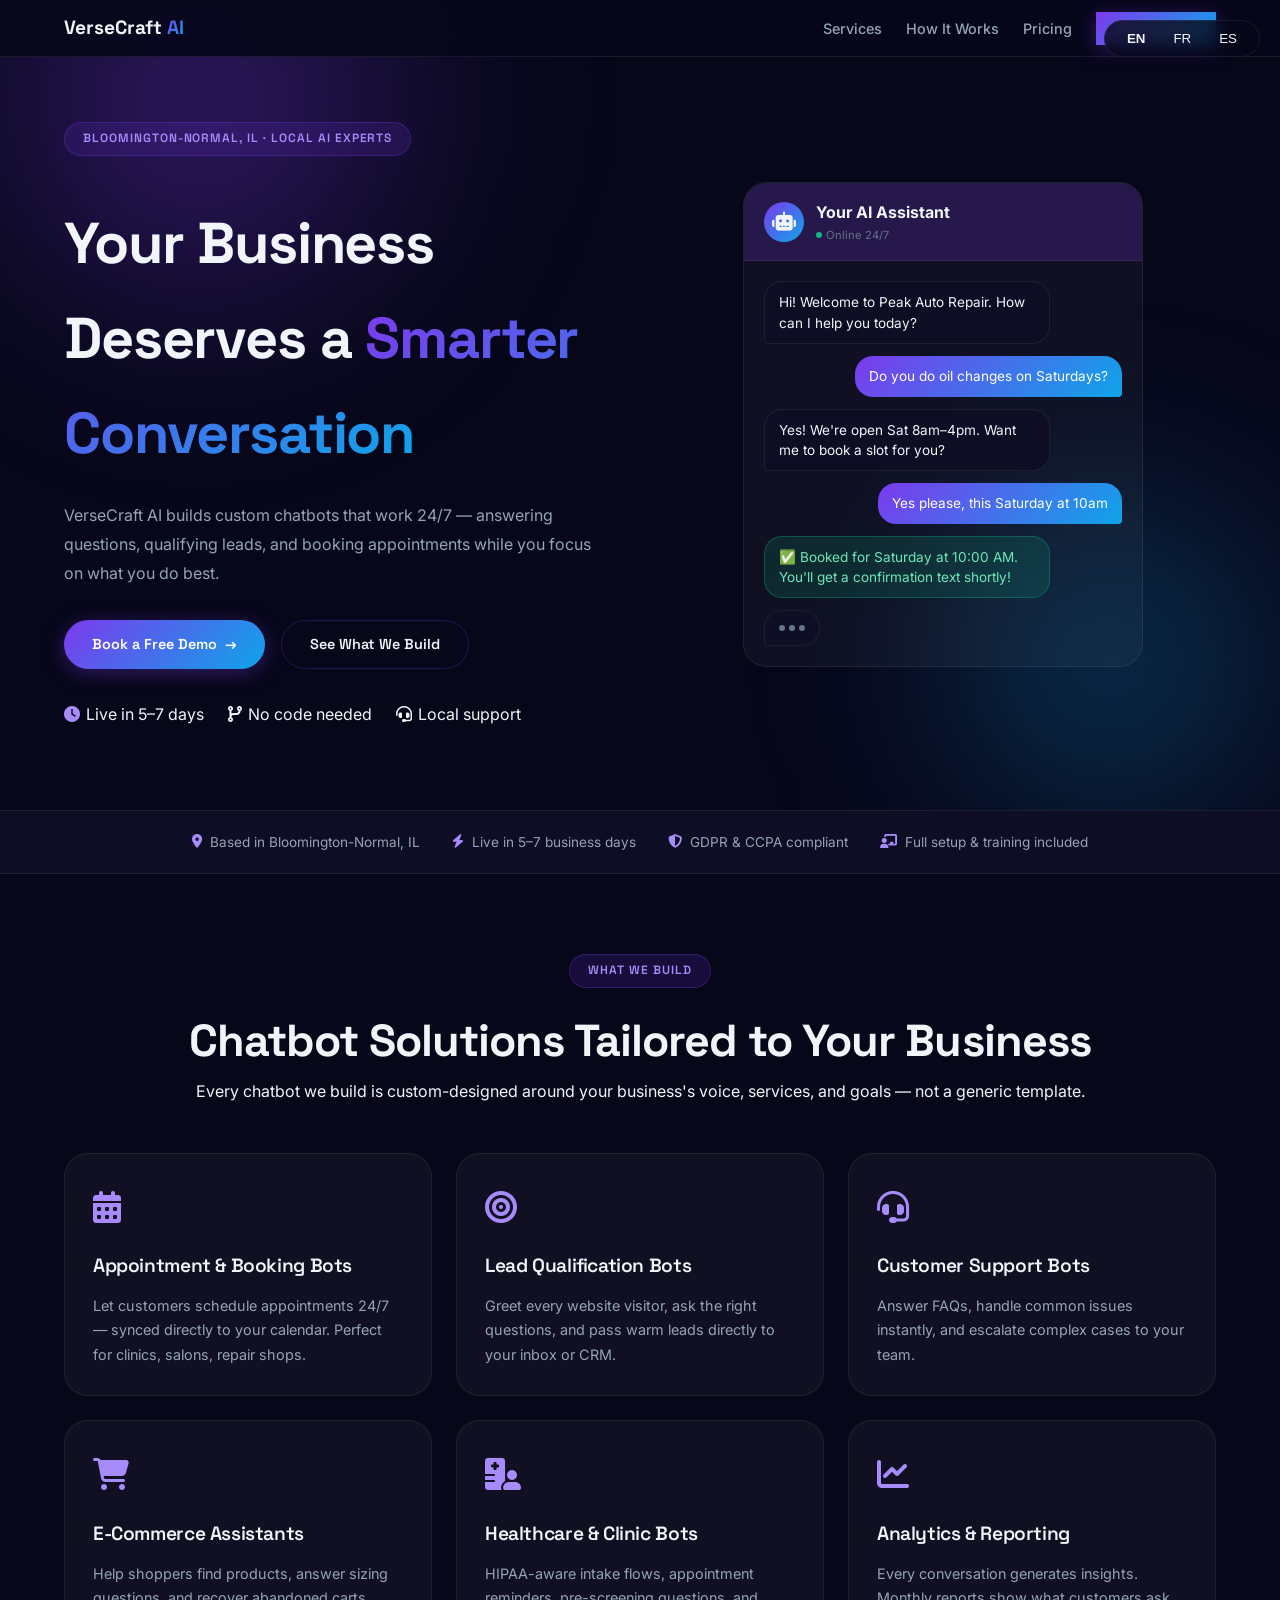
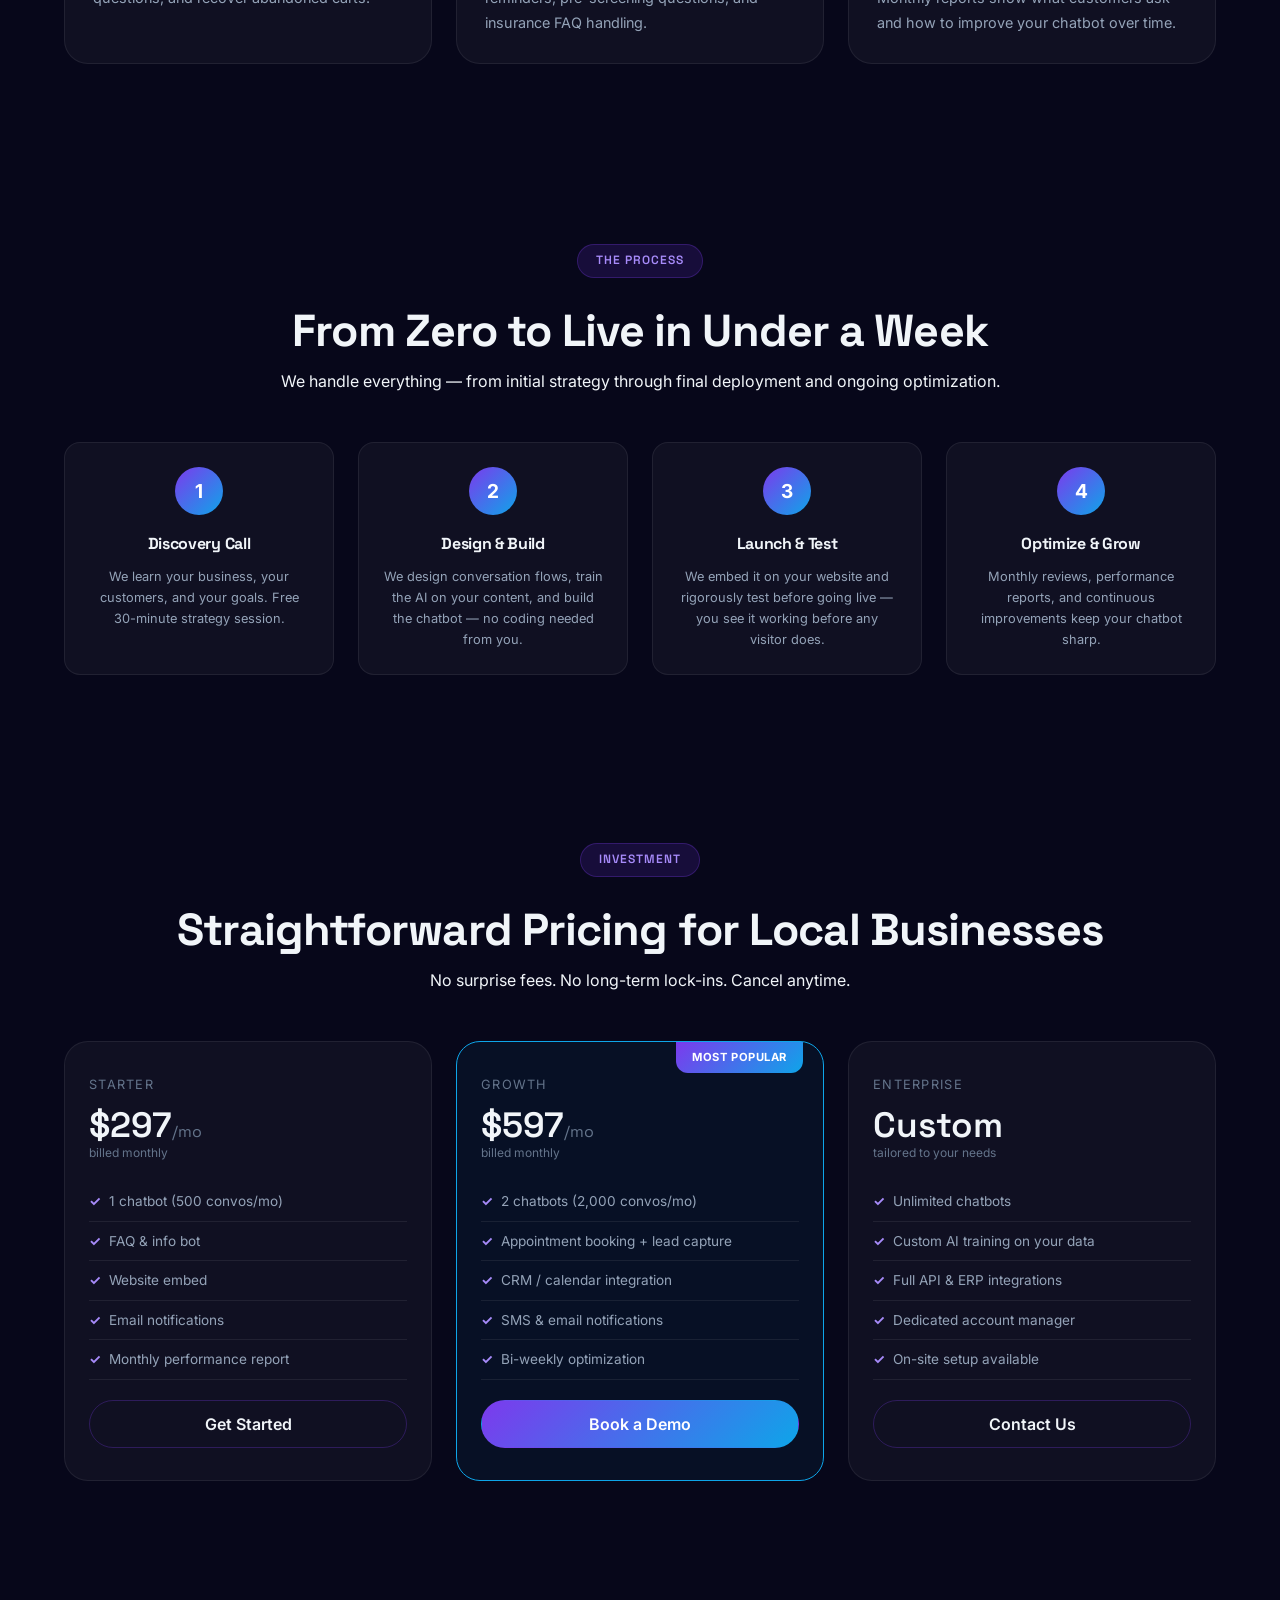
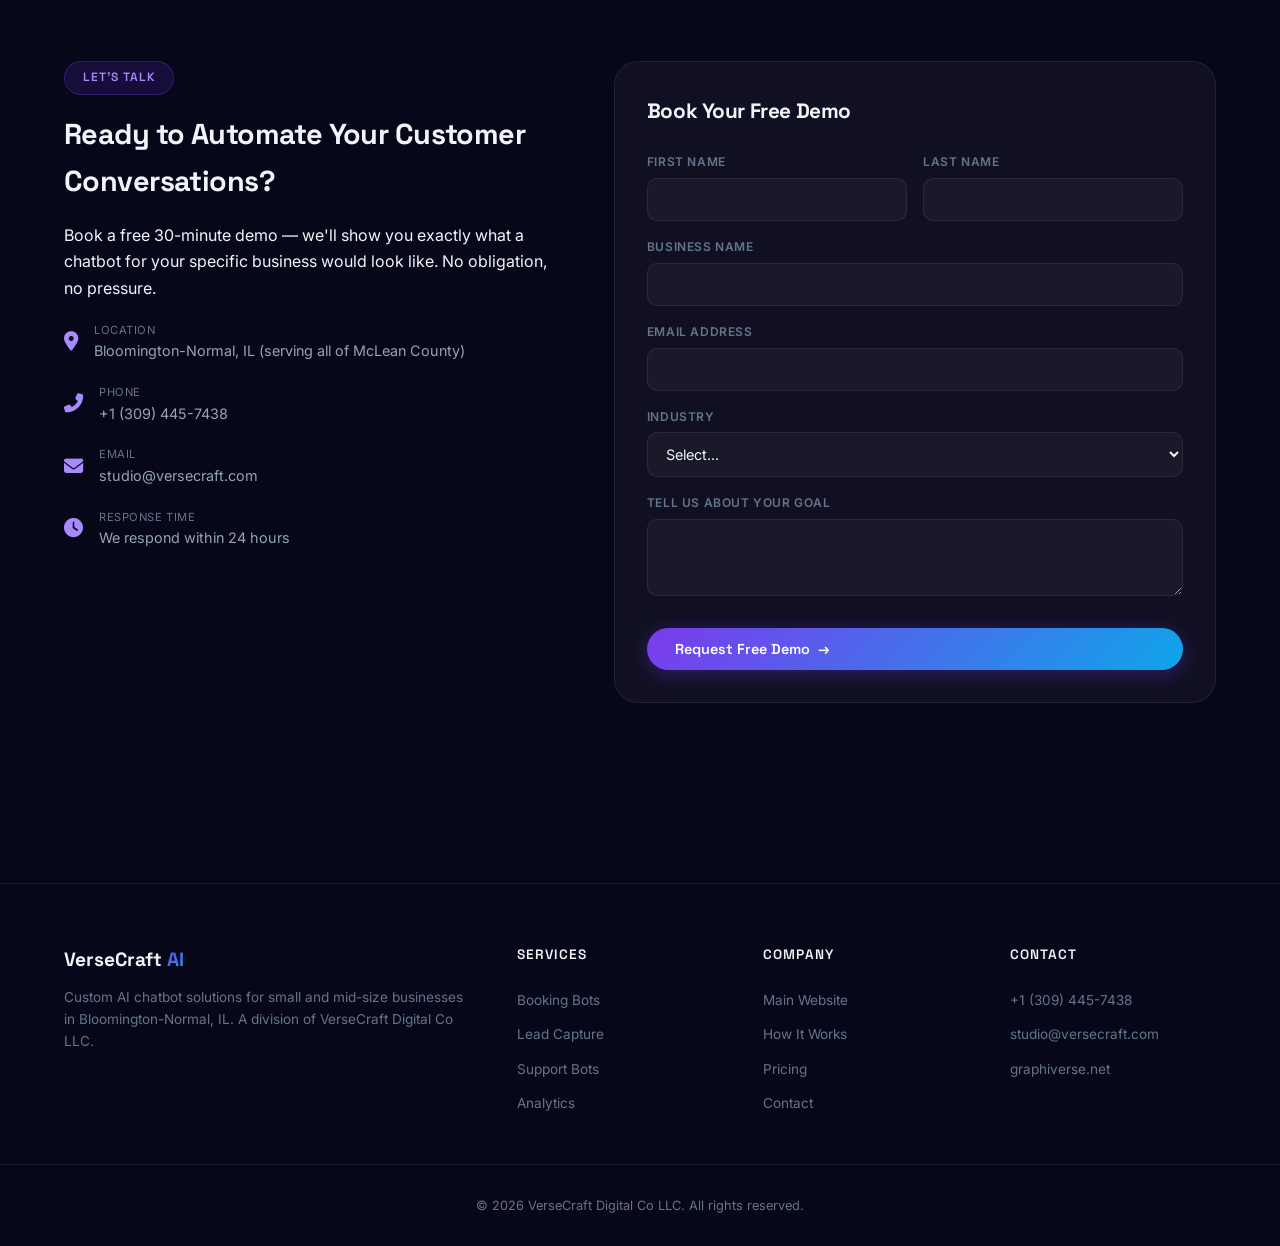
<file: services/chatbot-automation.html>
<!DOCTYPE html>
<html lang="en">
<head>
    <meta charset="UTF-8">
    <meta name="viewport" content="width=device-width, initial-scale=1.0, user-scalable=yes">
    <title>VerseCraft Digital Co — AI Chatbots &amp; Automation</title>
    <meta name="description" content="Custom AI chatbot solutions for small and medium businesses. 24/7 customer engagement, appointment booking, lead capture, and automated software workflows.">
    <link rel="preconnect" href="https://fonts.googleapis.com">
    <link rel="preconnect" href="https://fonts.gstatic.com" crossorigin>
    <link href="https://fonts.googleapis.com/css2?family=Space+Grotesk:wght@300;400;500;600;700;800&family=Inter:wght@400;500;600&display=swap" rel="stylesheet">
    <link rel="stylesheet" href="https://cdnjs.cloudflare.com/ajax/libs/font-awesome/6.4.0/css/all.min.css">
    <style>
        /* ---------- GLOBAL VARIABLES (same as main site) ---------- */
        :root {
            --bg:           #07071a;
            --bg-surface:   #0d0d24;
            --bg-card:      rgba(255,255,255,0.04);
            --bg-card-h:    rgba(255,255,255,0.07);
            --primary:      #7c3aed;
            --primary-light:#a78bfa;
            --primary-glow: rgba(124,58,237,0.35);
            --secondary:    #0ea5e9;
            --secondary-glow:rgba(14,165,233,0.3);
            --accent:       #f43f5e;
            --success:      #10b981;
            --gradient:     linear-gradient(135deg, #7c3aed 0%, #0ea5e9 100%);
            --gradient-r:   linear-gradient(135deg, #0ea5e9 0%, #7c3aed 100%);
            --text:         #f1f5f9;
            --text-muted:   #64748b;
            --text-soft:    #94a3b8;
            --border:       rgba(255,255,255,0.07);
            --border-accent:rgba(124,58,237,0.28);
            --shadow:       0 20px 60px rgba(0,0,0,0.5);
            --shadow-card:  0 8px 32px rgba(0,0,0,0.4);
            --radius:       16px;
            --radius-sm:    10px;
            --radius-lg:    24px;
            --transition:   all 0.35s cubic-bezier(0.4,0,0.2,1);
            --transition-fast: all 0.2s ease;
        }

        * { margin:0; padding:0; box-sizing:border-box; }

        body {
            background: var(--bg);
            color: var(--text);
            font-family: 'Inter', sans-serif;
            line-height: 1.65;
            overflow-x: hidden;
        }

        h1, h2, h3, h4 {
            font-family: 'Space Grotesk', sans-serif;
            letter-spacing: -0.02em;
        }

        .gradient-text {
            background: var(--gradient);
            -webkit-background-clip: text;
            background-clip: text;
            -webkit-text-fill-color: transparent;
        }

        .container {
            width: 90%;
            max-width: 1280px;
            margin: 0 auto;
        }

        /* buttons */
        .btn {
            display: inline-flex;
            align-items: center;
            gap: 8px;
            padding: 12px 28px;
            border-radius: 50px;
            font-family: 'Space Grotesk', sans-serif;
            font-weight: 600;
            font-size: 0.9rem;
            transition: var(--transition);
            cursor: pointer;
            text-decoration: none;
            border: none;
        }
        .btn-primary {
            background: var(--gradient);
            color: #fff;
            box-shadow: 0 4px 20px var(--primary-glow);
        }
        .btn-primary:hover { transform: translateY(-2px); box-shadow: 0 8px 30px var(--primary-glow); }
        .btn-secondary {
            background: transparent;
            color: var(--text);
            border: 1.5px solid var(--border-accent);
        }
        .btn-secondary:hover { background: var(--bg-card); border-color: var(--primary-light); color: var(--primary-light); transform: translateY(-2px); }

        /* section header */
        .section-header {
            text-align: center;
            margin-bottom: 48px;
        }
        .section-tag {
            display: inline-block;
            padding: 6px 18px;
            border-radius: 50px;
            background: rgba(124,58,237,0.15);
            border: 1px solid var(--border-accent);
            color: var(--primary-light);
            font-size: 0.75rem;
            font-weight: 600;
            letter-spacing: 0.08em;
            text-transform: uppercase;
            margin-bottom: 16px;
            font-family: 'Space Grotesk', sans-serif;
        }
        .section-header h2 {
            font-size: clamp(2rem, 3.5vw, 2.8rem);
            color: var(--text);
        }

        /* cards grid */
        .cards-grid {
            display: grid;
            grid-template-columns: repeat(auto-fit, minmax(280px, 1fr));
            gap: 24px;
            margin: 40px 0;
        }
        .service-card {
            background: var(--bg-card);
            border: 1px solid var(--border);
            border-radius: var(--radius-lg);
            padding: 28px;
            transition: var(--transition);
        }
        .service-card:hover {
            border-color: var(--border-accent);
            transform: translateY(-4px);
            box-shadow: var(--shadow-card);
        }
        .card-icon {
            font-size: 2rem;
            margin-bottom: 16px;
            color: var(--primary-light);
        }
        .service-card h3 {
            font-size: 1.2rem;
            font-weight: 600;
            margin-bottom: 12px;
        }
        .service-card p {
            color: var(--text-soft);
            font-size: 0.9rem;
            line-height: 1.7;
        }

        /* pricing */
        .pricing-grid {
            display: grid;
            grid-template-columns: repeat(auto-fit, minmax(280px, 1fr));
            gap: 24px;
            margin-top: 20px;
        }
        .price-card {
            background: var(--bg-card);
            border: 1px solid var(--border);
            border-radius: var(--radius-lg);
            padding: 32px 24px;
            position: relative;
            transition: var(--transition);
        }
        .price-card.hot {
            border-color: var(--secondary);
            background: rgba(14,165,233,0.05);
        }
        .plan-badge {
            position: absolute;
            top: 0;
            right: 20px;
            background: var(--gradient);
            color: #fff;
            font-size: 0.7rem;
            font-weight: 700;
            padding: 6px 16px;
            border-radius: 0 0 12px 12px;
            text-transform: uppercase;
            letter-spacing: 0.05em;
        }
        .plan-name {
            font-size: 0.8rem;
            text-transform: uppercase;
            letter-spacing: 0.1em;
            color: var(--text-muted);
            margin-bottom: 12px;
        }
        .plan-price {
            font-family: 'Space Grotesk', sans-serif;
            font-size: 2.2rem;
            font-weight: 600;
            color: var(--text);
            line-height: 1;
        }
        .plan-price span {
            font-size: 1rem;
            font-weight: 400;
            color: var(--text-muted);
        }
        .plan-period {
            font-size: 0.75rem;
            color: var(--text-muted);
            margin-bottom: 20px;
        }
        .plan-feats {
            list-style: none;
            margin: 20px 0;
        }
        .plan-feats li {
            font-size: 0.85rem;
            color: var(--text-soft);
            padding: 8px 0;
            border-bottom: 1px solid var(--border);
            display: flex;
            gap: 8px;
            align-items: center;
        }
        .plan-feats li::before {
            content: "✓";
            color: var(--primary-light);
            font-weight: 700;
        }
        .btn-plan {
            display: block;
            text-align: center;
            background: transparent;
            border: 1.5px solid var(--border-accent);
            color: var(--text);
            padding: 10px;
            border-radius: 40px;
            font-weight: 600;
            transition: var(--transition);
            text-decoration: none;
            margin-top: 16px;
        }
        .btn-plan:hover {
            background: var(--gradient);
            border-color: transparent;
            color: #fff;
        }
        .price-card.hot .btn-plan {
            background: var(--gradient);
            border-color: transparent;
            color: #fff;
        }

        /* process steps */
        .process-grid {
            display: grid;
            grid-template-columns: repeat(4, 1fr);
            gap: 24px;
            margin: 48px 0;
            position: relative;
        }
        .process-step {
            text-align: center;
            padding: 24px;
            background: var(--bg-card);
            border: 1px solid var(--border);
            border-radius: var(--radius);
        }
        .step-num {
            width: 48px;
            height: 48px;
            background: var(--gradient);
            border-radius: 50%;
            display: flex;
            align-items: center;
            justify-content: center;
            font-weight: 700;
            font-size: 1.2rem;
            margin: 0 auto 16px;
            color: #fff;
        }
        .process-step h4 {
            font-size: 1rem;
            margin-bottom: 8px;
        }
        .process-step p {
            font-size: 0.8rem;
            color: var(--text-soft);
        }

        /* trust bar */
        .trust-bar {
            background: var(--bg-surface);
            border-top: 1px solid var(--border);
            border-bottom: 1px solid var(--border);
            padding: 20px 0;
        }
        .trust-inner {
            display: flex;
            flex-wrap: wrap;
            justify-content: center;
            gap: 32px;
            max-width: 1280px;
            margin: 0 auto;
            width: 90%;
        }
        .trust-item {
            display: flex;
            align-items: center;
            gap: 8px;
            color: var(--text-soft);
            font-size: 0.85rem;
        }
        .trust-item i { color: var(--primary-light); }

        /* chat card mockup */
        .chat-card {
            background: var(--bg-card);
            border: 1px solid var(--border);
            border-radius: var(--radius-lg);
            overflow: hidden;
            max-width: 400px;
            margin: 0 auto;
        }
        .chat-header {
            background: rgba(124,58,237,0.2);
            padding: 16px 20px;
            display: flex;
            align-items: center;
            gap: 12px;
            border-bottom: 1px solid var(--border);
        }
        .chat-avatar {
            width: 40px;
            height: 40px;
            background: var(--gradient);
            border-radius: 50%;
            display: flex;
            align-items: center;
            justify-content: center;
            font-size: 1.2rem;
        }
        .chat-info .name { font-weight: 700; }
        .chat-info .status { font-size: 0.7rem; color: var(--text-muted); display: flex; align-items: center; gap: 4px; }
        .status-dot { width: 6px; height: 6px; background: #10b981; border-radius: 50%; display: inline-block; }
        .chat-body {
            padding: 20px;
            display: flex;
            flex-direction: column;
            gap: 12px;
        }
        .msg { display: flex; }
        .msg.bot { justify-content: flex-start; }
        .msg.user { justify-content: flex-end; }
        .bubble {
            max-width: 80%;
            padding: 10px 14px;
            border-radius: 18px;
            font-size: 0.85rem;
            line-height: 1.5;
        }
        .bubble.bot {
            background: var(--bg-surface);
            border: 1px solid var(--border);
            border-bottom-left-radius: 4px;
        }
        .bubble.user {
            background: var(--gradient);
            color: #fff;
            border-bottom-right-radius: 4px;
        }
        .bubble.confirm {
            background: rgba(16,185,129,0.15);
            border: 1px solid rgba(16,185,129,0.3);
            color: #6ee7b7;
        }
        .typing-dots {
            display: flex;
            gap: 4px;
            padding: 4px 0;
        }
        .typing-dots span {
            width: 6px;
            height: 6px;
            background: var(--text-muted);
            border-radius: 50%;
            animation: pulse 1.2s infinite;
        }
        .typing-dots span:nth-child(2) { animation-delay: 0.2s; }
        .typing-dots span:nth-child(3) { animation-delay: 0.4s; }
        @keyframes pulse {
            0%,100% { opacity: 0.3; transform: translateY(0); }
            50% { opacity: 1; transform: translateY(-3px); }
        }

        /* contact form */
        .contact-grid {
            display: grid;
            grid-template-columns: 1fr 1.2fr;
            gap: 48px;
            margin: 60px 0;
        }
        .contact-info h2 {
            font-size: 1.8rem;
            margin-bottom: 16px;
        }
        .contact-detail {
            display: flex;
            gap: 16px;
            margin: 20px 0;
            align-items: center;
        }
        .cd-icon {
            font-size: 1.2rem;
            color: var(--primary-light);
        }
        .cd-text .lbl {
            font-size: 0.7rem;
            text-transform: uppercase;
            color: var(--text-muted);
            letter-spacing: 0.05em;
        }
        .cd-text .val, .cd-text a {
            color: var(--text-soft);
            text-decoration: none;
            font-size: 0.9rem;
        }
        .cd-text a:hover { color: var(--primary-light); }
        .form-box {
            background: var(--bg-card);
            border: 1px solid var(--border);
            border-radius: var(--radius-lg);
            padding: 32px;
        }
        .form-box h3 {
            font-size: 1.3rem;
            margin-bottom: 24px;
        }
        .form-row2 {
            display: grid;
            grid-template-columns: 1fr 1fr;
            gap: 16px;
        }
        .fg {
            margin-bottom: 16px;
        }
        .fg label {
            display: block;
            font-size: 0.75rem;
            font-weight: 600;
            text-transform: uppercase;
            letter-spacing: 0.05em;
            color: var(--text-muted);
            margin-bottom: 6px;
        }
        .fg input, .fg select, .fg textarea {
            width: 100%;
            background: rgba(255,255,255,0.04);
            border: 1px solid var(--border);
            border-radius: var(--radius-sm);
            padding: 12px 14px;
            color: var(--text);
            font-family: 'Inter', sans-serif;
            font-size: 0.9rem;
        }
        .fg input:focus, .fg select:focus, .fg textarea:focus {
            outline: none;
            border-color: var(--primary-light);
        }
        .btn-submit {
            width: 100%;
            margin-top: 8px;
        }

        /* footer */
        footer {
            background: var(--bg);
            border-top: 1px solid var(--border);
            padding: 60px 0 30px;
            margin-top: 60px;
        }
        .footer-inner {
            display: grid;
            grid-template-columns: 2fr 1fr 1fr 1fr;
            gap: 40px;
            max-width: 1280px;
            margin: 0 auto;
            width: 90%;
        }
        .footer-brand {
            font-family: 'Space Grotesk', sans-serif;
            font-size: 1.2rem;
            font-weight: 700;
        }
        .footer-brand span {
            background: var(--gradient);
            -webkit-background-clip: text;
            background-clip: text;
            -webkit-text-fill-color: transparent;
        }
        .footer-desc {
            color: var(--text-muted);
            font-size: 0.85rem;
            margin-top: 12px;
            line-height: 1.6;
        }
        .footer-col h4 {
            font-size: 0.85rem;
            font-weight: 600;
            text-transform: uppercase;
            letter-spacing: 0.08em;
            margin-bottom: 20px;
        }
        .footer-col ul {
            list-style: none;
        }
        .footer-col li {
            margin-bottom: 8px;
        }
        .footer-col a {
            color: var(--text-muted);
            text-decoration: none;
            font-size: 0.85rem;
            transition: color 0.2s;
        }
        .footer-col a:hover {
            color: var(--primary-light);
        }
        .footer-bottom {
            text-align: center;
            padding-top: 30px;
            border-top: 1px solid var(--border);
            margin-top: 40px;
            font-size: 0.8rem;
            color: var(--text-muted);
        }

        /* reveal animation */
        .reveal {
            opacity: 0;
            transform: translateY(30px);
            transition: opacity 0.7s ease, transform 0.7s ease;
        }
        .reveal.show {
            opacity: 1;
            transform: translateY(0);
        }

        /* header / nav */
        header {
            position: fixed;
            top: 0;
            left: 0;
            right: 0;
            z-index: 1000;
            background: rgba(7,7,26,0.92);
            backdrop-filter: blur(20px);
            border-bottom: 1px solid var(--border);
            padding: 12px 0;
        }
        .header-container {
            display: flex;
            align-items: center;
            justify-content: space-between;
            width: 90%;
            max-width: 1280px;
            margin: 0 auto;
        }
        .logo {
            font-family: 'Space Grotesk', sans-serif;
            font-weight: 700;
            font-size: 1.2rem;
            color: var(--text);
            text-decoration: none;
        }
        .logo span { background: var(--gradient); -webkit-background-clip: text; background-clip: text; -webkit-text-fill-color: transparent; }
        .nav-links {
            display: flex;
            gap: 24px;
            list-style: none;
        }
        .nav-links a {
            color: var(--text-soft);
            text-decoration: none;
            font-size: 0.9rem;
            font-weight: 500;
            transition: color 0.2s;
        }
        .nav-links a:hover { color: var(--text); }
        .mobile-menu-btn {
            display: none;
            flex-direction: column;
            gap: 5px;
            cursor: pointer;
            background: transparent;
            border: none;
        }
        .mobile-menu-btn span {
            width: 25px;
            height: 2px;
            background: var(--text);
            transition: 0.3s;
        }
        @media (max-width: 768px) {
            .mobile-menu-btn { display: flex; }
            .nav-links {
                position: fixed;
                top: 70px;
                right: -100%;
                width: 80%;
                max-width: 300px;
                height: calc(100vh - 70px);
                background: rgba(7,7,26,0.98);
                backdrop-filter: blur(20px);
                flex-direction: column;
                padding: 30px 20px;
                gap: 20px;
                transition: 0.3s;
                border-left: 1px solid var(--border);
            }
            .nav-links.open { right: 0; }
            .process-grid { grid-template-columns: 1fr 1fr; gap: 16px; }
            .contact-grid { grid-template-columns: 1fr; }
            .footer-inner { grid-template-columns: 1fr 1fr; gap: 30px; }
        }
        @media (max-width: 640px) {
            .process-grid { grid-template-columns: 1fr; }
            .footer-inner { grid-template-columns: 1fr; }
            .form-row2 { grid-template-columns: 1fr; }
            .trust-inner { gap: 16px; }
        }
    </style>
</head>
<body>

<!-- Language Switcher (fixed) -->
<div style="position: fixed; top: 20px; right: 20px; z-index: 1001; display: flex; gap: 8px; background: rgba(7,7,26,0.8); backdrop-filter: blur(8px); padding: 6px 12px; border-radius: 50px; border: 1px solid var(--border);">
    <button class="lang-btn active" id="enBtn" style="background: transparent; border: none; color: var(--text); padding: 4px 10px; border-radius: 40px; cursor: pointer; font-weight: 600;">EN</button>
    <button class="lang-btn" id="frBtn" style="background: transparent; border: none; color: var(--text); padding: 4px 10px; border-radius: 40px; cursor: pointer;">FR</button>
    <button class="lang-btn" id="esBtn" style="background: transparent; border: none; color: var(--text); padding: 4px 10px; border-radius: 40px; cursor: pointer;">ES</button>
</div>

<header>
    <div class="header-container">
        <a href="#" class="logo">VerseCraft <span>AI</span></a>
        <button class="mobile-menu-btn" id="mobileMenuBtn" aria-label="Menu">
            <span></span><span></span><span></span>
        </button>
        <ul class="nav-links" id="navLinks">
            <li><a href="#services" data-en="Services" data-fr="Services" data-es="Servicios">Services</a></li>
            <li><a href="#how-it-works" data-en="How It Works" data-fr="Comment ça marche" data-es="Cómo funciona">How It Works</a></li>
            <li><a href="#pricing" data-en="Pricing" data-fr="Tarifs" data-es="Precios">Pricing</a></li>
            <li><a href="#contact" class="btn-primary" style="padding: 8px 20px;" data-en="Get a Demo" data-fr="Obtenir une démo" data-es="Obtener una demo">Get a Demo</a></li>
        </ul>
    </div>
</header>

<main>
    <!-- Hero Section -->
    <section class="hero" style="min-height: 90vh; display: flex; align-items: center; padding: 120px 0 80px; position: relative; overflow: hidden;">
        <div class="hero-bg" style="position: absolute; inset: 0; overflow: hidden; pointer-events: none;">
            <div class="blob" style="position: absolute; width: 600px; height: 600px; background: radial-gradient(circle, rgba(124,58,237,0.4) 0%, transparent 70%); top: -200px; left: -100px; filter: blur(80px);"></div>
            <div class="blob" style="position: absolute; width: 500px; height: 500px; background: radial-gradient(circle, rgba(14,165,233,0.3) 0%, transparent 70%); bottom: -100px; right: -80px; filter: blur(80px);"></div>
        </div>
        <div class="container" style="position: relative; z-index: 1;">
            <div class="hero-inner" style="display: grid; grid-template-columns: 1fr 1fr; gap: 60px; align-items: center;">
                <div>
                    <div class="section-tag" style="display: inline-block;" data-en="Bloomington-Normal, IL · Local AI Experts" data-fr="Bloomington-Normal, IL · Experts IA locaux" data-es="Bloomington-Normal, IL · Expertos locales en IA">Bloomington-Normal, IL · Local AI Experts</div>
                    <h1 style="font-size: clamp(2.2rem, 4.5vw, 3.8rem); margin: 24px 0 20px;">
                        <span data-en="Your Business Deserves a " data-fr="Votre entreprise mérite une " data-es="Tu negocio merece una ">Your Business Deserves a </span>
                        <span class="gradient-text" data-en="Smarter Conversation" data-fr="Conversation plus intelligente" data-es="Conversación más inteligente">Smarter Conversation</span>
                    </h1>
                    <p class="hero-sub" style="color: var(--text-soft); font-size: 1rem; line-height: 1.8; margin-bottom: 32px;" data-en="VerseCraft AI builds custom chatbots that work 24/7 — answering questions, qualifying leads, and booking appointments while you focus on what you do best." data-fr="VerseCraft AI construit des chatbots personnalisés qui travaillent 24h/24 — répondent aux questions, qualifient les leads et prennent des rendez-vous." data-es="VerseCraft AI construye chatbots personalizados que trabajan 24/7 — responden preguntas, califican leads y reservan citas.">VerseCraft AI builds custom chatbots that work 24/7 — answering questions, qualifying leads, and booking appointments while you focus on what you do best.</p>
                    <div class="hero-ctas" style="display: flex; gap: 16px; flex-wrap: wrap;">
                        <a href="#contact" class="btn btn-primary"><span data-en="Book a Free Demo" data-fr="Réserver une démo gratuite" data-es="Reservar demo gratis">Book a Free Demo</span> →</a>
                        <a href="#services" class="btn btn-secondary"><span data-en="See What We Build" data-fr="Voir ce que nous construisons" data-es="Ver lo que construimos">See What We Build</span></a>
                    </div>
                    <div class="trust-pills" style="display: flex; gap: 24px; flex-wrap: wrap; margin-top: 32px;">
                        <span style="display: flex; align-items: center; gap: 6px;"><i class="fas fa-clock" style="color: var(--primary-light);"></i> <span data-en="Live in 5–7 days" data-fr="En ligne en 5–7 jours" data-es="En vivo en 5–7 días">Live in 5–7 days</span></span>
                        <span style="display: flex; align-items: center; gap: 6px;"><i class="fas fa-code-branch"></i> <span data-en="No code needed" data-fr="Aucun code requis" data-es="Sin código necesario">No code needed</span></span>
                        <span style="display: flex; align-items: center; gap: 6px;"><i class="fas fa-headset"></i> <span data-en="Local support" data-fr="Support local" data-es="Soporte local">Local support</span></span>
                    </div>
                </div>
                <div class="hero-visual">
                    <div class="chat-card">
                        <div class="chat-header">
                            <div class="chat-avatar"><i class="fas fa-robot"></i></div>
                            <div class="chat-info">
                                <div class="name" data-en="Your AI Assistant" data-fr="Votre assistant IA" data-es="Tu asistente IA">Your AI Assistant</div>
                                <div class="status"><span class="status-dot"></span> <span data-en="Online 24/7" data-fr="En ligne 24/7" data-es="En línea 24/7">Online 24/7</span></div>
                            </div>
                        </div>
                        <div class="chat-body">
                            <div class="msg bot"><div class="bubble bot" data-en="Hi! Welcome to Peak Auto Repair. How can I help you today?" data-fr="Bonjour ! Bienvenue chez Peak Auto Repair. Comment puis-je vous aider ?" data-es="¡Hola! Bienvenido a Peak Auto Repair. ¿Cómo puedo ayudarte?">Hi! Welcome to Peak Auto Repair. How can I help you today?</div></div>
                            <div class="msg user"><div class="bubble user" data-en="Do you do oil changes on Saturdays?" data-fr="Faites-vous des vidanges le samedi ?" data-es="¿Hacen cambios de aceite los sábados?">Do you do oil changes on Saturdays?</div></div>
                            <div class="msg bot"><div class="bubble bot" data-en="Yes! We're open Sat 8am–4pm. Want me to book a slot for you?" data-fr="Oui ! Nous sommes ouverts samedi de 8h à 16h. Je vous réserve un créneau ?" data-es="¡Sí! Estamos abiertos sábado de 8 a 16 h. ¿Te reservo un horario?">Yes! We're open Sat 8am–4pm. Want me to book a slot for you?</div></div>
                            <div class="msg user"><div class="bubble user" data-en="Yes please, this Saturday at 10am" data-fr="Oui, s'il vous plaît, ce samedi à 10h" data-es="Sí, por favor, este sábado a las 10 a.m.">Yes please, this Saturday at 10am</div></div>
                            <div class="msg bot"><div class="bubble confirm" data-en="✅ Booked for Saturday at 10:00 AM. You'll get a confirmation text shortly!" data-fr="✅ Réservé pour samedi à 10h00. Vous recevrez un SMS de confirmation !" data-es="✅ Reservado para el sábado a las 10:00 a.m. ¡Recibirás un mensaje de confirmación!">✅ Booked for Saturday at 10:00 AM. You'll get a confirmation text shortly!</div></div>
                            <div class="msg bot"><div class="bubble bot"><div class="typing-dots"><span></span><span></span><span></span></div></div></div>
                        </div>
                    </div>
                </div>
            </div>
        </div>
    </section>

    <!-- Trust Bar -->
    <div class="trust-bar">
        <div class="trust-inner">
            <div class="trust-item"><i class="fas fa-map-marker-alt"></i> <span data-en="Based in Bloomington-Normal, IL" data-fr="Basé à Bloomington-Normal, IL" data-es="Con sede en Bloomington-Normal, IL">Based in Bloomington-Normal, IL</span></div>
            <div class="trust-item"><i class="fas fa-bolt"></i> <span data-en="Live in 5–7 business days" data-fr="En ligne en 5–7 jours ouvrés" data-es="En vivo en 5–7 días hábiles">Live in 5–7 business days</span></div>
            <div class="trust-item"><i class="fas fa-shield-alt"></i> <span data-en="GDPR &amp; CCPA compliant" data-fr="Conforme GDPR et CCPA" data-es="Cumple con GDPR y CCPA">GDPR &amp; CCPA compliant</span></div>
            <div class="trust-item"><i class="fas fa-chalkboard-user"></i> <span data-en="Full setup &amp; training included" data-fr="Installation et formation incluses" data-es="Configuración y capacitación incluidas">Full setup &amp; training included</span></div>
        </div>
    </div>

    <!-- Services -->
    <section id="services" class="container" style="padding: 80px 0;">
        <div class="section-header reveal">
            <div class="section-tag" data-en="What We Build" data-fr="Ce que nous construisons" data-es="Lo que construimos">What We Build</div>
            <h2 data-en="Chatbot Solutions Tailored to Your Business" data-fr="Solutions chatbot adaptées à votre entreprise" data-es="Soluciones de chatbot adaptadas a tu negocio">Chatbot Solutions Tailored to Your Business</h2>
            <p class="section-sub" data-en="Every chatbot we build is custom-designed around your business's voice, services, and goals — not a generic template." data-fr="Chaque chatbot que nous construisons est conçu autour de la voix, des services et des objectifs de votre entreprise." data-es="Cada chatbot que construimos está diseñado alrededor de la voz, los servicios y los objetivos de tu negocio.">Every chatbot we build is custom-designed around your business's voice, services, and goals — not a generic template.</p>
        </div>
        <div class="cards-grid reveal">
            <div class="service-card"><div class="card-icon"><i class="fas fa-calendar-alt"></i></div><h3 data-en="Appointment &amp; Booking Bots" data-fr="Bots de rendez-vous et réservation" data-es="Bots de citas y reservas">Appointment &amp; Booking Bots</h3><p data-en="Let customers schedule appointments 24/7 — synced directly to your calendar. Perfect for clinics, salons, repair shops." data-fr="Laissez les clients prendre rendez-vous 24h/24 — synchronisé avec votre calendrier." data-es="Permite a los clientes programar citas 24/7 — sincronizado con tu calendario.">Let customers schedule appointments 24/7 — synced directly to your calendar. Perfect for clinics, salons, repair shops.</p></div>
            <div class="service-card"><div class="card-icon"><i class="fas fa-bullseye"></i></div><h3 data-en="Lead Qualification Bots" data-fr="Bots de qualification de leads" data-es="Bots de calificación de leads">Lead Qualification Bots</h3><p data-en="Greet every website visitor, ask the right questions, and pass warm leads directly to your inbox or CRM." data-fr="Accueillez chaque visiteur, posez les bonnes questions et transmettez les leads chauds." data-es="Saluda a cada visitante, haz las preguntas correctas y pasa leads calientes a tu bandeja de entrada o CRM.">Greet every website visitor, ask the right questions, and pass warm leads directly to your inbox or CRM.</p></div>
            <div class="service-card"><div class="card-icon"><i class="fas fa-headset"></i></div><h3 data-en="Customer Support Bots" data-fr="Bots de support client" data-es="Bots de atención al cliente">Customer Support Bots</h3><p data-en="Answer FAQs, handle common issues instantly, and escalate complex cases to your team." data-fr="Répondez aux FAQ, gérez les problèmes courants et escaladez les cas complexes." data-es="Responde preguntas frecuentes, maneja problemas comunes y escala casos complejos a tu equipo.">Answer FAQs, handle common issues instantly, and escalate complex cases to your team.</p></div>
            <div class="service-card"><div class="card-icon"><i class="fas fa-shopping-cart"></i></div><h3 data-en="E-Commerce Assistants" data-fr="Assistants e-commerce" data-es="Asistentes de comercio electrónico">E-Commerce Assistants</h3><p data-en="Help shoppers find products, answer sizing questions, and recover abandoned carts." data-fr="Aidez les acheteurs à trouver des produits, répondez aux questions sur les tailles et récupérez les paniers abandonnés." data-es="Ayuda a los compradores a encontrar productos, responde preguntas de tallas y recupera carritos abandonados.">Help shoppers find products, answer sizing questions, and recover abandoned carts.</p></div>
            <div class="service-card"><div class="card-icon"><i class="fas fa-hospital-user"></i></div><h3 data-en="Healthcare &amp; Clinic Bots" data-fr="Bots pour santé et cliniques" data-es="Bots para salud y clínicas">Healthcare &amp; Clinic Bots</h3><p data-en="HIPAA-aware intake flows, appointment reminders, pre-screening questions, and insurance FAQ handling." data-fr="Flux d'admission conformes HIPAA, rappels de rendez-vous, pré‑sélection et FAQ sur les assurances." data-es="Flujos de admisión conscientes de HIPAA, recordatorios de citas, preguntas de preselección y manejo de preguntas frecuentes sobre seguros.">HIPAA-aware intake flows, appointment reminders, pre-screening questions, and insurance FAQ handling.</p></div>
            <div class="service-card"><div class="card-icon"><i class="fas fa-chart-line"></i></div><h3 data-en="Analytics &amp; Reporting" data-fr="Analytique et rapports" data-es="Analítica e informes">Analytics &amp; Reporting</h3><p data-en="Every conversation generates insights. Monthly reports show what customers ask and how to improve your chatbot over time." data-fr="Chaque conversation génère des insights. Des rapports mensuels montrent ce que les clients demandent." data-es="Cada conversación genera información. Informes mensuales muestran lo que preguntan los clientes.">Every conversation generates insights. Monthly reports show what customers ask and how to improve your chatbot over time.</p></div>
        </div>
    </section>

    <!-- How It Works -->
    <section id="how-it-works" class="container" style="padding: 60px 0;">
        <div class="section-header reveal">
            <div class="section-tag" data-en="The Process" data-fr="Le processus" data-es="El proceso">The Process</div>
            <h2 data-en="From Zero to Live in Under a Week" data-fr="De zéro à en ligne en moins d'une semaine" data-es="De cero a en vivo en menos de una semana">From Zero to Live in Under a Week</h2>
            <p class="section-sub" data-en="We handle everything — from initial strategy through final deployment and ongoing optimization." data-fr="Nous gérons tout — de la stratégie initiale au déploiement final et à l'optimisation continue." data-es="Manejamos todo, desde la estrategia inicial hasta el despliegue final y la optimización continua.">We handle everything — from initial strategy through final deployment and ongoing optimization.</p>
        </div>
        <div class="process-grid reveal">
            <div class="process-step"><div class="step-num">1</div><h4 data-en="Discovery Call" data-fr="Appel découverte" data-es="Llamada de descubrimiento">Discovery Call</h4><p data-en="We learn your business, your customers, and your goals. Free 30-minute strategy session." data-fr="Nous apprenons à connaître votre entreprise, vos clients et vos objectifs. Session stratégique gratuite de 30 minutes." data-es="Aprendemos sobre tu negocio, tus clientes y tus objetivos. Sesión estratégica gratuita de 30 minutos.">We learn your business, your customers, and your goals. Free 30-minute strategy session.</p></div>
            <div class="process-step"><div class="step-num">2</div><h4 data-en="Design &amp; Build" data-fr="Conception et construction" data-es="Diseño y construcción">Design &amp; Build</h4><p data-en="We design conversation flows, train the AI on your content, and build the chatbot — no coding needed from you." data-fr="Nous concevons les flux de conversation, formons l'IA sur votre contenu et construisons le chatbot — aucun codage requis de votre part." data-es="Diseñamos flujos de conversación, entrenamos la IA con tu contenido y construimos el chatbot, sin necesidad de codificación.">We design conversation flows, train the AI on your content, and build the chatbot — no coding needed from you.</p></div>
            <div class="process-step"><div class="step-num">3</div><h4 data-en="Launch &amp; Test" data-fr="Lancement et test" data-es="Lanzamiento y prueba">Launch &amp; Test</h4><p data-en="We embed it on your website and rigorously test before going live — you see it working before any visitor does." data-fr="Nous l'intégrons à votre site Web et le testons rigoureusement avant la mise en ligne." data-es="Lo incrustamos en tu sitio web y lo probamos rigurosamente antes de ponerlo en vivo.">We embed it on your website and rigorously test before going live — you see it working before any visitor does.</p></div>
            <div class="process-step"><div class="step-num">4</div><h4 data-en="Optimize &amp; Grow" data-fr="Optimiser et croître" data-es="Optimizar y crecer">Optimize &amp; Grow</h4><p data-en="Monthly reviews, performance reports, and continuous improvements keep your chatbot sharp." data-fr="Examens mensuels, rapports de performance et améliorations continues maintiennent votre chatbot performant." data-es="Revisiones mensuales, informes de rendimiento y mejoras continuas mantienen tu chatbot afilado.">Monthly reviews, performance reports, and continuous improvements keep your chatbot sharp.</p></div>
        </div>
    </section>

    <!-- Pricing -->
    <section id="pricing" class="container" style="padding: 60px 0;">
        <div class="section-header reveal">
            <div class="section-tag" data-en="Investment" data-fr="Investissement" data-es="Inversión">Investment</div>
            <h2 data-en="Straightforward Pricing for Local Businesses" data-fr="Tarifs simples pour les entreprises locales" data-es="Precios sencillos para negocios locales">Straightforward Pricing for Local Businesses</h2>
            <p class="section-sub" data-en="No surprise fees. No long-term lock-ins. Cancel anytime." data-fr="Pas de frais surprises. Pas d'engagement à long terme. Annulation à tout moment." data-es="Sin tarifas sorpresa. Sin compromisos a largo plazo. Cancela en cualquier momento.">No surprise fees. No long-term lock-ins. Cancel anytime.</p>
        </div>
        <div class="pricing-grid reveal">
            <div class="price-card"><div class="plan-name" data-en="Starter" data-fr="Démarrage" data-es="Inicial">Starter</div><div class="plan-price">$297<span>/mo</span></div><p class="plan-period" data-en="billed monthly" data-fr="facturé mensuellement" data-es="facturado mensualmente">billed monthly</p><ul class="plan-feats"><li data-en="1 chatbot (500 convos/mo)" data-fr="1 chatbot (500 conversations/mois)" data-es="1 chatbot (500 conversaciones/mes)">1 chatbot (500 convos/mo)</li><li data-en="FAQ &amp; info bot" data-fr="Bot FAQ et info" data-es="Bot de preguntas frecuentes e información">FAQ &amp; info bot</li><li data-en="Website embed" data-fr="Intégration sur site Web" data-es="Incrustación en sitio web">Website embed</li><li data-en="Email notifications" data-fr="Notifications par e-mail" data-es="Notificaciones por correo">Email notifications</li><li data-en="Monthly performance report" data-fr="Rapport mensuel de performance" data-es="Informe mensual de rendimiento">Monthly performance report</li></ul><a href="#contact" class="btn-plan" data-en="Get Started" data-fr="Commencer" data-es="Comenzar">Get Started</a></div>
            <div class="price-card hot"><div class="plan-badge" data-en="Most Popular" data-fr="Le plus populaire" data-es="Más popular">Most Popular</div><div class="plan-name" data-en="Growth" data-fr="Croissance" data-es="Crecimiento">Growth</div><div class="plan-price">$597<span>/mo</span></div><p class="plan-period" data-en="billed monthly" data-fr="facturé mensuellement" data-es="facturado mensualmente">billed monthly</p><ul class="plan-feats"><li data-en="2 chatbots (2,000 convos/mo)" data-fr="2 chatbots (2 000 conversations/mois)" data-es="2 chatbots (2000 conversaciones/mes)">2 chatbots (2,000 convos/mo)</li><li data-en="Appointment booking + lead capture" data-fr="Prise de rendez-vous + capture de leads" data-es="Reserva de citas + captura de leads">Appointment booking + lead capture</li><li data-en="CRM / calendar integration" data-fr="Intégration CRM / calendrier" data-es="Integración CRM / calendario">CRM / calendar integration</li><li data-en="SMS &amp; email notifications" data-fr="Notifications SMS et e-mail" data-es="Notificaciones SMS y correo">SMS &amp; email notifications</li><li data-en="Bi-weekly optimization" data-fr="Optimisation bimensuelle" data-es="Optimización quincenal">Bi-weekly optimization</li></ul><a href="#contact" class="btn-plan" data-en="Book a Demo" data-fr="Réserver une démo" data-es="Reservar demo">Book a Demo</a></div>
            <div class="price-card"><div class="plan-name" data-en="Enterprise" data-fr="Entreprise" data-es="Empresarial">Enterprise</div><div class="plan-price" data-en="Custom" data-fr="Sur mesure" data-es="Personalizado">Custom</div><p class="plan-period" data-en="tailored to your needs" data-fr="adapté à vos besoins" data-es="adaptado a sus necesidades">tailored to your needs</p><ul class="plan-feats"><li data-en="Unlimited chatbots" data-fr="Chatbots illimités" data-es="Chatbots ilimitados">Unlimited chatbots</li><li data-en="Custom AI training on your data" data-fr="Formation IA personnalisée sur vos données" data-es="Entrenamiento de IA personalizado con tus datos">Custom AI training on your data</li><li data-en="Full API &amp; ERP integrations" data-fr="Intégrations API et ERP complètes" data-es="Integraciones API y ERP completas">Full API &amp; ERP integrations</li><li data-en="Dedicated account manager" data-fr="Gestionnaire de compte dédié" data-es="Gerente de cuenta dedicado">Dedicated account manager</li><li data-en="On-site setup available" data-fr="Configuration sur site disponible" data-es="Configuración in situ disponible">On-site setup available</li></ul><a href="#contact" class="btn-plan" data-en="Contact Us" data-fr="Contactez-nous" data-es="Contáctanos">Contact Us</a></div>
        </div>
    </section>

    <!-- Contact -->
    <section id="contact" class="container" style="padding: 60px 0;">
        <div class="contact-grid reveal">
            <div class="contact-info">
                <div class="section-tag" data-en="Let's Talk" data-fr="Parlons-en" data-es="Hablemos">Let's Talk</div>
                <h2 data-en="Ready to Automate Your Customer Conversations?" data-fr="Prêt à automatiser vos conversations clients ?" data-es="¿Listo para automatizar las conversaciones con tus clientes?">Ready to Automate Your Customer Conversations?</h2>
                <p data-en="Book a free 30-minute demo — we'll show you exactly what a chatbot for your specific business would look like. No obligation, no pressure." data-fr="Réservez une démo gratuite de 30 minutes — nous vous montrerons exactement à quoi ressemblerait un chatbot pour votre entreprise." data-es="Reserva una demo gratuita de 30 minutos — te mostraremos exactamente cómo sería un chatbot para tu negocio.">Book a free 30-minute demo — we'll show you exactly what a chatbot for your specific business would look like. No obligation, no pressure.</p>
                <div class="contact-detail"><div class="cd-icon"><i class="fas fa-map-marker-alt"></i></div><div class="cd-text"><div class="lbl" data-en="Location" data-fr="Emplacement" data-es="Ubicación">Location</div><div class="val" data-en="Bloomington-Normal, IL (serving all of McLean County)" data-fr="Bloomington-Normal, IL (desservant tout le comté de McLean)" data-es="Bloomington-Normal, IL (sirviendo todo el condado de McLean)">Bloomington-Normal, IL (serving all of McLean County)</div></div></div>
                <div class="contact-detail"><div class="cd-icon"><i class="fas fa-phone-alt"></i></div><div class="cd-text"><div class="lbl">Phone</div><div class="val"><a href="tel:+13094457438">+1 (309) 445-7438</a></div></div></div>
                <div class="contact-detail"><div class="cd-icon"><i class="fas fa-envelope"></i></div><div class="cd-text"><div class="lbl">Email</div><div class="val"><a href="mailto:studio@versecraft.com">studio@versecraft.com</a></div></div></div>
                <div class="contact-detail"><div class="cd-icon"><i class="fas fa-clock"></i></div><div class="cd-text"><div class="lbl" data-en="Response Time" data-fr="Délai de réponse" data-es="Tiempo de respuesta">Response Time</div><div class="val" data-en="We respond within 24 hours" data-fr="Nous répondons sous 24 heures" data-es="Respondemos en 24 horas">We respond within 24 hours</div></div></div>
            </div>
            <div class="form-box">
                <h3 data-en="Book Your Free Demo" data-fr="Réservez votre démo gratuite" data-es="Reserva tu demo gratis">Book Your Free Demo</h3>
                <form id="demoForm">
                    <div class="form-row2">
                        <div class="fg"><label data-en="First Name" data-fr="Prénom" data-es="Nombre">First Name</label><input type="text" id="first" required></div>
                        <div class="fg"><label data-en="Last Name" data-fr="Nom" data-es="Apellido">Last Name</label><input type="text" id="last"></div>
                    </div>
                    <div class="fg"><label data-en="Business Name" data-fr="Nom de l'entreprise" data-es="Nombre del negocio">Business Name</label><input type="text" id="business" required></div>
                    <div class="fg"><label data-en="Email Address" data-fr="Adresse e-mail" data-es="Correo electrónico">Email Address</label><input type="email" id="email" required></div>
                    <div class="fg"><label data-en="Industry" data-fr="Secteur d'activité" data-es="Industria">Industry</label><select id="industry"><option value="">Select...</option><option>Healthcare / Wellness</option><option>Restaurant / Food Service</option><option>Retail / E-commerce</option><option>Professional Services</option><option>Automotive</option><option>Real Estate</option><option>Education</option><option>Other</option></select></div>
                    <div class="fg"><label data-en="Tell us about your goal" data-fr="Parlez-nous de votre objectif" data-es="Cuéntanos tu objetivo">Tell us about your goal</label><textarea id="goal" rows="3"></textarea></div>
                    <button type="button" class="btn btn-primary btn-submit" onclick="submitDemo()"><span data-en="Request Free Demo" data-fr="Demander une démo gratuite" data-es="Solicitar demo gratis">Request Free Demo</span> →</button>
                </form>
            </div>
        </div>
    </section>
</main>

<footer>
    <div class="footer-inner">
        <div><div class="footer-brand">VerseCraft <span>AI</span></div><p class="footer-desc" data-en="Custom AI chatbot solutions for small and mid-size businesses in Bloomington-Normal, IL. A division of VerseCraft Digital Co LLC." data-fr="Solutions de chatbot IA personnalisées pour les petites et moyennes entreprises de Bloomington-Normal, IL." data-es="Soluciones de chatbot de IA personalizadas para pequeñas y medianas empresas en Bloomington-Normal, IL.">Custom AI chatbot solutions for small and mid-size businesses in Bloomington-Normal, IL. A division of VerseCraft Digital Co LLC.</p></div>
        <div class="footer-col"><h4 data-en="Services" data-fr="Services" data-es="Servicios">Services</h4><ul><li><a href="#services" data-en="Booking Bots" data-fr="Bots de réservation" data-es="Bots de reserva">Booking Bots</a></li><li><a href="#services" data-en="Lead Capture" data-fr="Capture de leads" data-es="Captura de leads">Lead Capture</a></li><li><a href="#services" data-en="Support Bots" data-fr="Bots de support" data-es="Bots de soporte">Support Bots</a></li><li><a href="#services" data-en="Analytics" data-fr="Analytique" data-es="Analítica">Analytics</a></li></ul></div>
        <div class="footer-col"><h4 data-en="Company" data-fr="Société" data-es="Empresa">Company</h4><ul><li><a href="https://www.graphiverse.net/" data-en="Main Website" data-fr="Site principal" data-es="Sitio principal">Main Website</a></li><li><a href="#how-it-works" data-en="How It Works" data-fr="Comment ça marche" data-es="Cómo funciona">How It Works</a></li><li><a href="#pricing" data-en="Pricing" data-fr="Tarifs" data-es="Precios">Pricing</a></li><li><a href="#contact" data-en="Contact" data-fr="Contact" data-es="Contacto">Contact</a></li></ul></div>
        <div class="footer-col"><h4 data-en="Contact" data-fr="Contact" data-es="Contacto">Contact</h4><ul><li><a href="tel:+13094457438">+1 (309) 445-7438</a></li><li><a href="mailto:studio@versecraft.com">studio@versecraft.com</a></li><li><a href="https://www.graphiverse.net/">graphiverse.net</a></li></ul></div>
    </div>
    <div class="footer-bottom"><span>© 2026 VerseCraft Digital Co LLC. <span data-en="All rights reserved." data-fr="Tous droits réservés." data-es="Todos los derechos reservados.">All rights reserved.</span></span></div>
</footer>

<script>
    // Language system
    let currentLang = 'en';
    function switchLanguage(lang) {
        currentLang = lang;
        document.querySelectorAll('[data-en]').forEach(el => {
            const val = el.dataset[lang] || el.dataset.en;
            if (el.tagName === 'INPUT' || el.tagName === 'TEXTAREA') el.placeholder = val;
            else if (el.tagName !== 'IMG') el.innerHTML = val;
            else el.alt = val;
        });
        document.querySelectorAll('.lang-btn').forEach(btn => btn.classList.remove('active'));
        document.getElementById(lang+'Btn').classList.add('active');
    }
    document.getElementById('enBtn').addEventListener('click', () => switchLanguage('en'));
    document.getElementById('frBtn').addEventListener('click', () => switchLanguage('fr'));
    document.getElementById('esBtn').addEventListener('click', () => switchLanguage('es'));
    switchLanguage('en');

    // Mobile menu
    const menuBtn = document.getElementById('mobileMenuBtn');
    const navLinks = document.getElementById('navLinks');
    menuBtn.addEventListener('click', () => {
        navLinks.classList.toggle('open');
        menuBtn.classList.toggle('active');
    });
    document.querySelectorAll('.nav-links a').forEach(link => {
        link.addEventListener('click', () => {
            navLinks.classList.remove('open');
            menuBtn.classList.remove('active');
        });
    });

    // Form submission (mailto)
    function submitDemo() {
        const first = document.getElementById('first').value.trim();
        const business = document.getElementById('business').value.trim();
        const email = document.getElementById('email').value.trim();
        if (!first || !business || !email) {
            alert("Please fill in your first name, business name, and email address.");
            return;
        }
        const subject = encodeURIComponent(`Demo Request — ${business}`);
        const body = encodeURIComponent(
            `Name: ${first} ${document.getElementById('last').value}\nBusiness: ${business}\nEmail: ${email}\nIndustry: ${document.getElementById('industry').value}\nGoal: ${document.getElementById('goal').value}`
        );
        window.location.href = `mailto:studio@versecraft.com?subject=${subject}&body=${body}`;
        alert("Thank you! We'll get back to you within 24 hours.");
    }

    // Reveal on scroll
    const revealObserver = new IntersectionObserver((entries) => {
        entries.forEach(e => { if(e.isIntersecting) e.target.classList.add('show'); });
    }, { threshold: 0.1 });
    document.querySelectorAll('.reveal').forEach(el => revealObserver.observe(el));
</script>
</body>
</html>
</file>
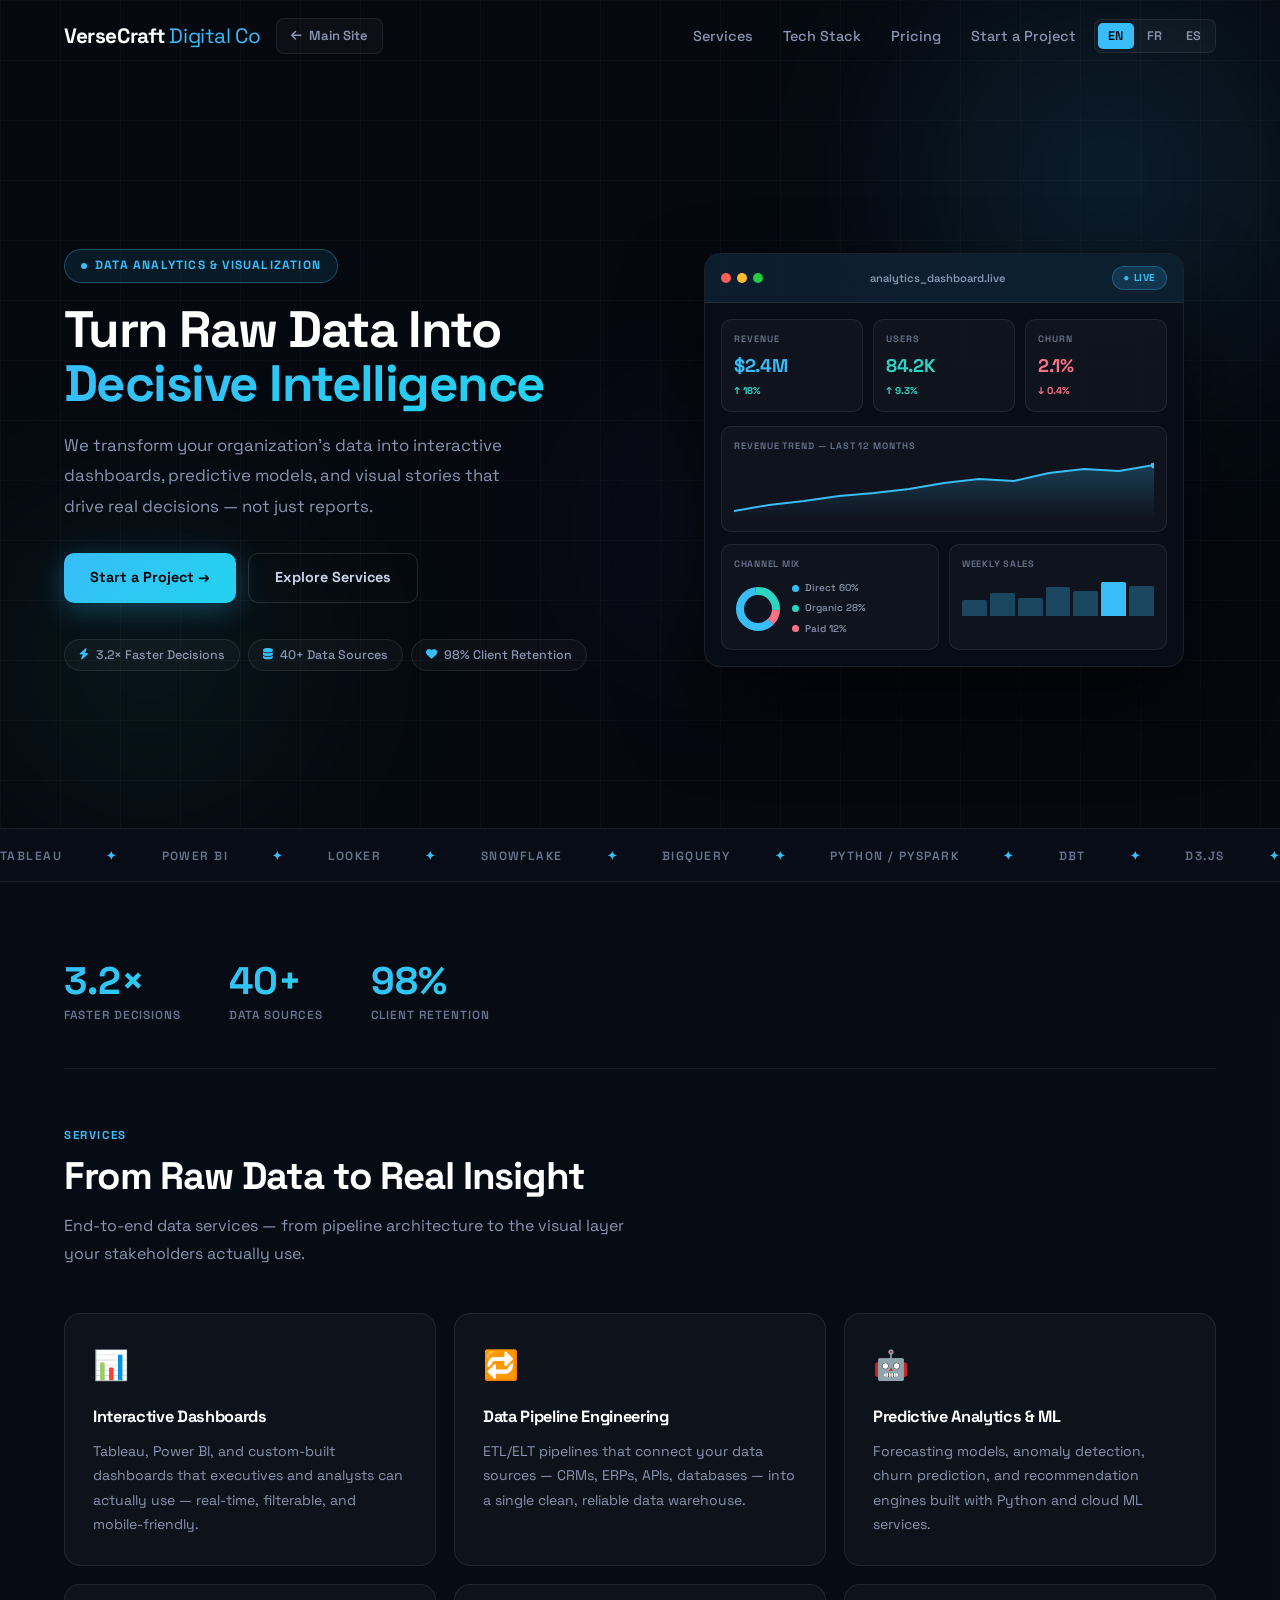
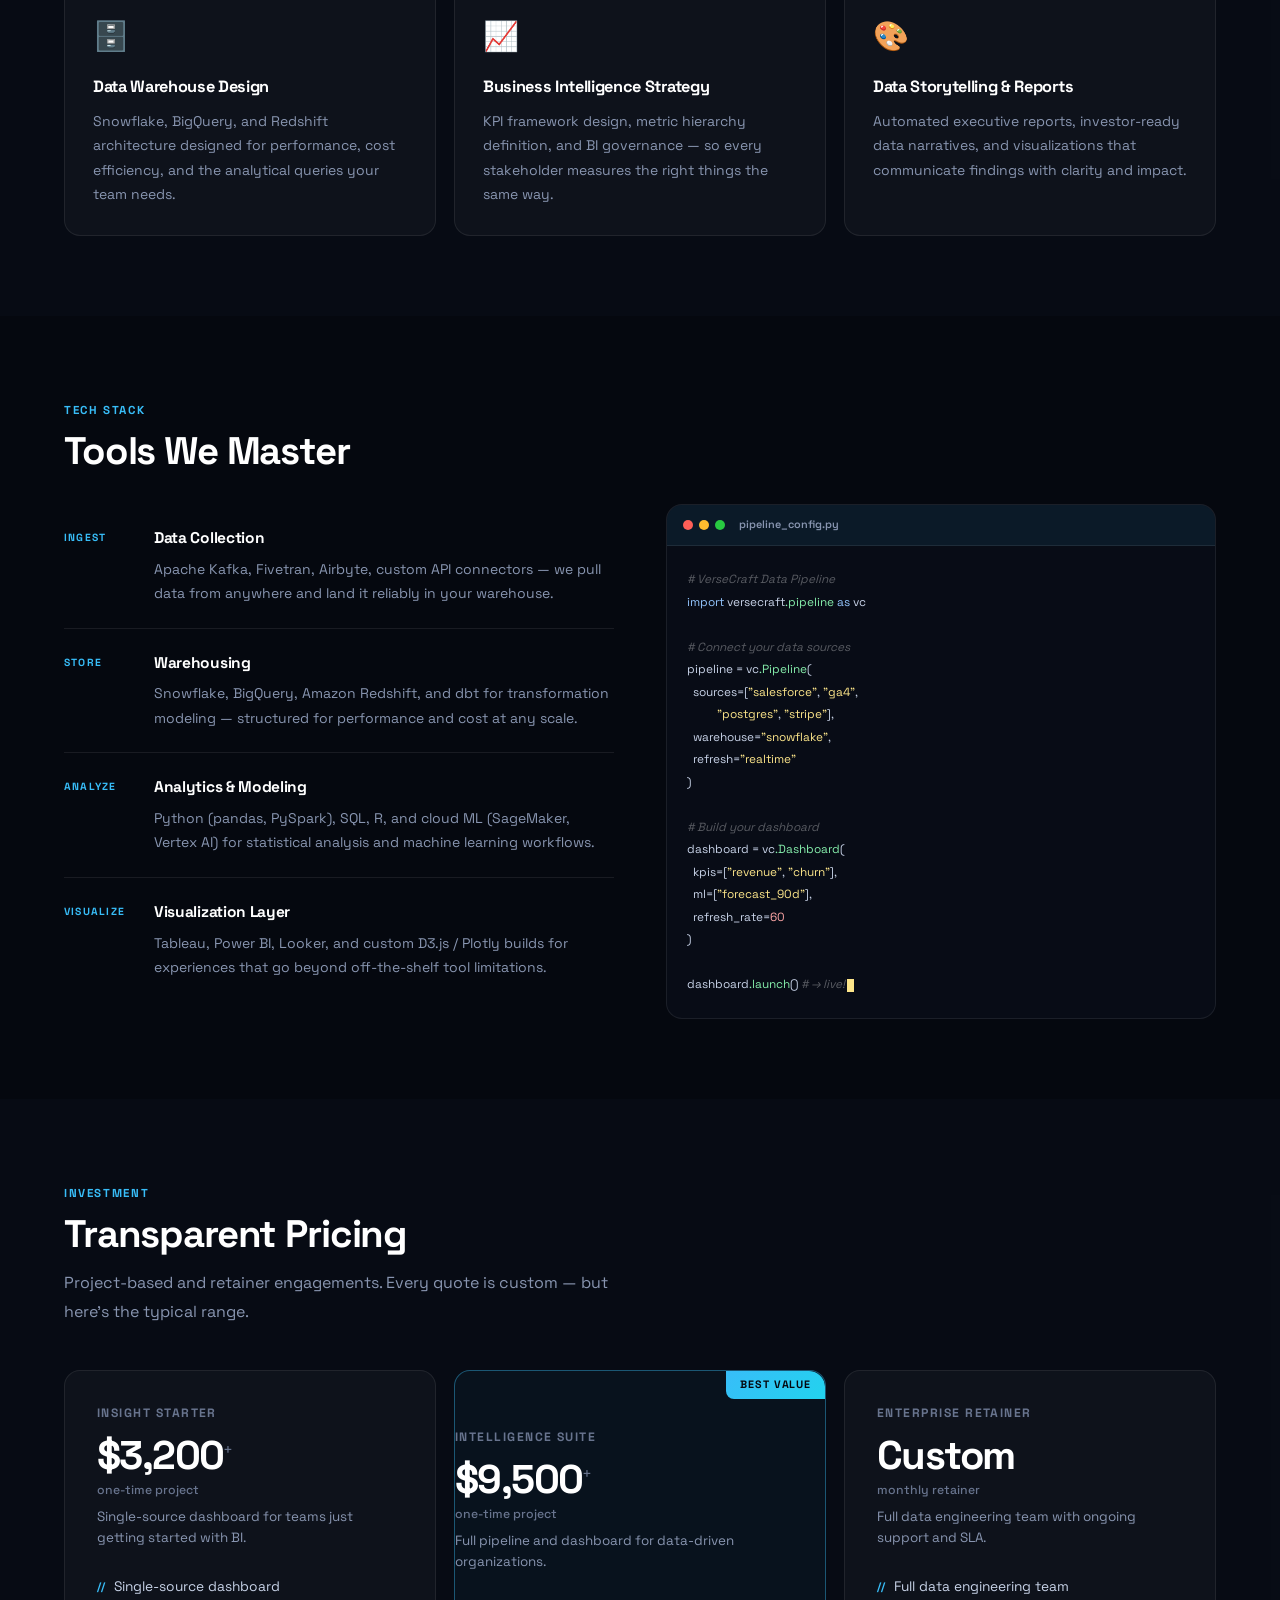
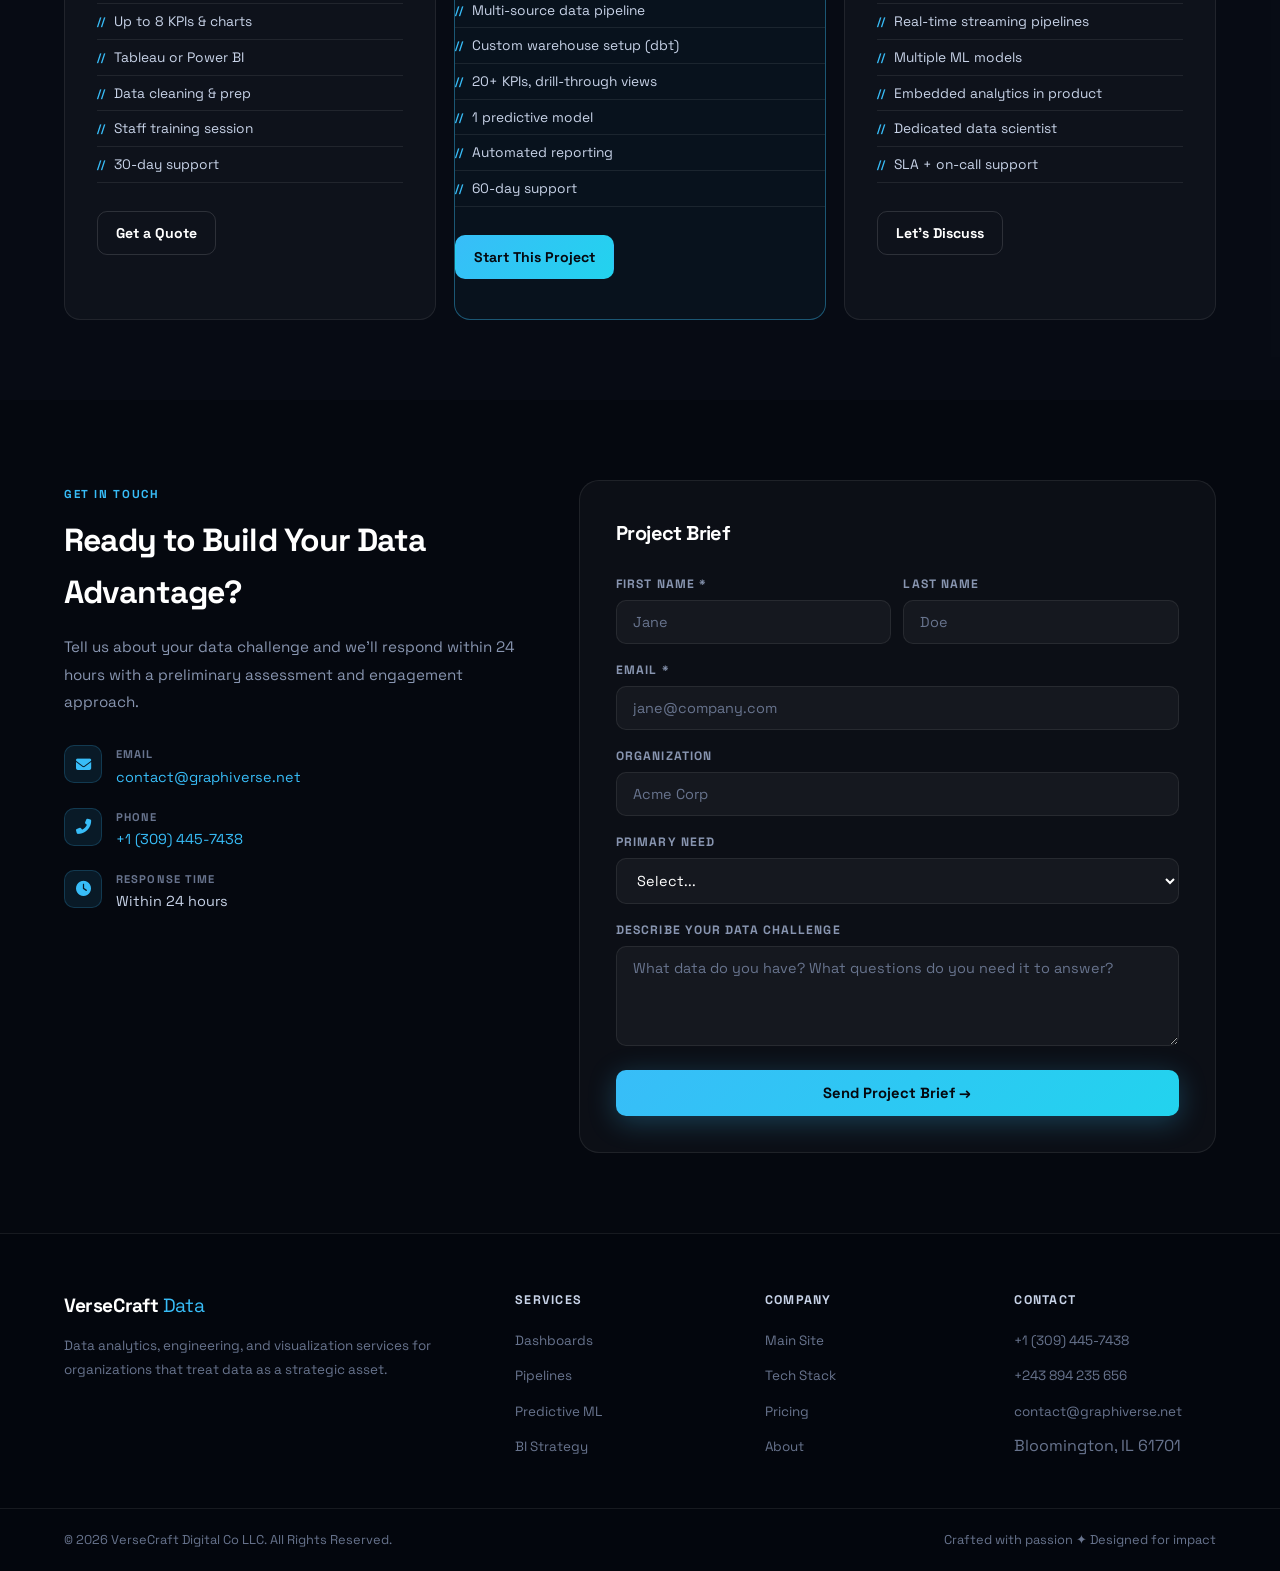
<file: services/data-analytics-viz.html>
<!DOCTYPE html>
<html lang="en">
<head>
<meta charset="UTF-8">
<meta name="viewport" content="width=device-width, initial-scale=1.0, user-scalable=yes">
<title>VerseCraft Digital Co — Data Analytics &amp; Visualization</title>
<meta name="description" content="VerseCraft Data transforms raw data into interactive dashboards, predictive models, and visual intelligence that drives real business decisions.">
<link rel="preconnect" href="https://fonts.googleapis.com">
<link rel="preconnect" href="https://fonts.gstatic.com" crossorigin>
<link href="https://fonts.googleapis.com/css2?family=Space+Grotesk:wght@300;400;500;600;700;800&family=Inter:wght@400;500;600&display=swap" rel="stylesheet">
<link rel="stylesheet" href="https://cdnjs.cloudflare.com/ajax/libs/font-awesome/6.4.0/css/all.min.css">
<style>
:root{--bg:#05080f;--bg2:#090d18;--surface:rgba(255,255,255,.03);--surface2:rgba(255,255,255,.055);--border:rgba(255,255,255,.08);--border2:rgba(255,255,255,.13);--accent:#7c6ff7;--accent2:#a78bfa;--gold:#f0b429;--gold2:#fcd34d;--cyan:#22d3ee;--blue:#38bdf8;--teal:#2dd4bf;--rose:#fb7185;--white:#ffffff;--off:#c8d3e8;--muted:#68748e;--muted2:#8895b0;--cr:16px;--tr:.25s cubic-bezier(.4,0,.2,1)}
*,*::before,*::after{box-sizing:border-box;margin:0;padding:0}
html{scroll-behavior:smooth;font-size:16px}
body{font-family:'Space Grotesk',sans-serif;background:var(--bg);color:var(--white);overflow-x:hidden;line-height:1.65}
a{color:inherit}
::-webkit-scrollbar{width:6px}::-webkit-scrollbar-track{background:var(--bg)}::-webkit-scrollbar-thumb{background:rgba(56,189,248,.35);border-radius:3px}
.skip-link{position:absolute;left:-9999px;top:0;z-index:9999;background:var(--blue);color:#05080f;font-weight:700;padding:12px 20px;font-size:.9rem;text-decoration:none;border-radius:0 0 8px 0}
.skip-link:focus{left:0}

/* HEADER */
#header{position:fixed;top:0;left:0;right:0;z-index:500;transition:background var(--tr),box-shadow var(--tr)}
#header.scrolled{background:rgba(5,8,15,.96);backdrop-filter:blur(20px);box-shadow:0 1px 0 var(--border)}
.hc{max-width:1200px;margin:0 auto;padding:0 24px;display:flex;align-items:center;height:72px;gap:16px}
.logo{text-decoration:none;flex-shrink:0}
.logo-text{font-size:1.3rem;font-weight:700;color:var(--white);letter-spacing:-.02em}
.logo-text em{font-style:normal;color:var(--blue);font-weight:400}
.back-btn{display:inline-flex;align-items:center;gap:7px;font-size:.82rem;font-weight:600;color:var(--muted2);text-decoration:none;background:var(--surface);border:1px solid var(--border);border-radius:8px;padding:6px 14px;transition:all var(--tr);white-space:nowrap;flex-shrink:0}
.back-btn:hover{color:var(--white);border-color:var(--border2);background:var(--surface2)}
.back-btn i{font-size:.75rem;transition:transform var(--tr)}
.back-btn:hover i{transform:translateX(-3px)}
#mainNav{display:flex;align-items:center;gap:4px;margin-left:auto}
.nav-links{display:flex;list-style:none;gap:2px}
.nav-links a{text-decoration:none;color:var(--muted2);font-size:.9rem;font-weight:500;padding:8px 14px;border-radius:8px;transition:color var(--tr),background var(--tr)}
.nav-links a:hover{color:var(--white);background:var(--surface2)}
.lang-sw{display:flex;gap:3px;background:var(--surface);border:1px solid var(--border);border-radius:8px;padding:3px}
.lang-btn{background:transparent;border:none;color:var(--muted2);font-family:'Space Grotesk',sans-serif;font-size:.78rem;font-weight:600;padding:5px 10px;border-radius:5px;cursor:pointer;transition:all var(--tr);letter-spacing:.04em}
.lang-btn:hover{color:var(--white)}
.lang-btn.active{background:var(--blue);color:#05080f}
.mob-btn{display:none;flex-direction:column;gap:5px;background:none;border:1px solid var(--border);border-radius:8px;padding:10px 12px;cursor:pointer;margin-left:auto;flex-shrink:0}
.mob-btn span{width:20px;height:2px;background:var(--white);border-radius:2px;transition:all var(--tr);display:block}
.mob-btn.active span:nth-child(1){transform:translateY(7px) rotate(45deg)}
.mob-btn.active span:nth-child(2){opacity:0}
.mob-btn.active span:nth-child(3){transform:translateY(-7px) rotate(-45deg)}

/* HERO */
.hero-sec{position:relative;min-height:calc(100vh - 72px);display:flex;align-items:center;overflow:hidden;padding-top:72px}
.hero-bg{position:absolute;inset:0;pointer-events:none}
.blob{position:absolute;border-radius:50%;filter:blur(80px);opacity:.5}
.b1{width:600px;height:600px;background:radial-gradient(circle,rgba(56,189,248,.3),transparent 70%);top:-15%;right:-10%;animation:bm1 18s ease-in-out infinite}
.b2{width:500px;height:500px;background:radial-gradient(circle,rgba(45,212,191,.18),transparent 70%);bottom:-10%;left:-8%;animation:bm2 22s ease-in-out infinite}
.b3{width:400px;height:400px;background:radial-gradient(circle,rgba(124,111,247,.15),transparent 70%);top:40%;left:40%;animation:bm3 16s ease-in-out infinite}
@keyframes bm1{0%,100%{transform:translate(0,0) scale(1)}33%{transform:translate(-40px,30px) scale(1.05)}66%{transform:translate(20px,-20px) scale(.95)}}
@keyframes bm2{0%,100%{transform:translate(0,0) scale(1)}40%{transform:translate(30px,-40px) scale(1.08)}70%{transform:translate(-20px,20px) scale(.93)}}
@keyframes bm3{0%,100%{transform:translate(0,0) scale(1)}50%{transform:translate(-25px,25px) scale(1.06)}}
.grid-ov{position:absolute;inset:0;background-image:linear-gradient(rgba(255,255,255,.025) 1px,transparent 1px),linear-gradient(90deg,rgba(255,255,255,.025) 1px,transparent 1px);background-size:60px 60px;pointer-events:none}
.hero-in{max-width:1200px;margin:0 auto;padding:80px 24px 60px;display:grid;grid-template-columns:1fr 1fr;gap:64px;align-items:center;position:relative;z-index:2;width:100%}
.hero-badge{display:inline-flex;align-items:center;gap:8px;background:rgba(56,189,248,.1);border:1px solid rgba(56,189,248,.3);border-radius:100px;padding:6px 16px;font-size:.75rem;font-weight:700;letter-spacing:.1em;text-transform:uppercase;color:var(--blue);margin-bottom:20px}
.bdot{width:6px;height:6px;border-radius:50%;background:var(--blue);animation:pulse 2s infinite;flex-shrink:0}
@keyframes pulse{0%,100%{opacity:1}50%{opacity:.4}}
.hero-sec h1{font-size:clamp(2.1rem,4vw,3.6rem);font-weight:800;line-height:1.07;letter-spacing:-.03em;margin-bottom:18px}
.gb{background:linear-gradient(135deg,var(--blue),var(--cyan));-webkit-background-clip:text;-webkit-text-fill-color:transparent;background-clip:text}
.hero-sub{font-size:1.05rem;color:var(--muted2);line-height:1.8;margin-bottom:32px;max-width:460px;font-weight:400}
.hero-cta{display:flex;gap:12px;flex-wrap:wrap;margin-bottom:36px}
.hero-chips{display:flex;gap:8px;flex-wrap:wrap}
.chip{display:inline-flex;align-items:center;gap:7px;background:var(--surface);border:1px solid var(--border);border-radius:100px;padding:5px 14px;font-size:.78rem;font-weight:500;color:var(--muted2)}
.chip i{font-size:.7rem;color:var(--blue)}

/* BUTTONS */
.btn{display:inline-flex;align-items:center;gap:8px;padding:12px 26px;border-radius:10px;font-family:'Space Grotesk',sans-serif;font-size:.9rem;font-weight:700;text-decoration:none;border:none;cursor:pointer;transition:all var(--tr);white-space:nowrap}
.btn-p{background:linear-gradient(135deg,var(--blue),var(--cyan));color:#05080f;box-shadow:0 6px 28px rgba(56,189,248,.3)}
.btn-p:hover{transform:translateY(-2px);box-shadow:0 10px 40px rgba(56,189,248,.42)}
.btn-g{background:transparent;color:var(--off);border:1.5px solid var(--border2)}
.btn-g:hover{border-color:var(--blue);color:var(--white);background:rgba(56,189,248,.08)}

/* MARQUEE */
.mq-wrap{background:rgba(9,13,24,.9);border-top:1px solid var(--border);border-bottom:1px solid var(--border);padding:13px 0;overflow:hidden;white-space:nowrap}
.mq-track{display:inline-flex;gap:44px;animation:mq 32s linear infinite;font-size:.75rem;font-weight:600;letter-spacing:.12em;text-transform:uppercase;color:var(--muted)}
.mq-track .sep{color:var(--blue)}
@keyframes mq{0%{transform:translateX(0)}100%{transform:translateX(-50%)}}

/* SECTIONS */
.sec{padding:80px 0}
.sec-alt{background:rgba(9,13,24,.7)}
.con{max-width:1200px;margin:0 auto;padding:0 24px}
.stag{display:inline-block;font-size:.72rem;font-weight:700;letter-spacing:.14em;text-transform:uppercase;color:var(--blue);margin-bottom:10px}
.stit{font-size:clamp(1.8rem,3vw,2.6rem);font-weight:800;line-height:1.1;letter-spacing:-.03em;margin-bottom:14px}
.ssub{font-size:1rem;color:var(--muted2);line-height:1.8;max-width:560px;margin-bottom:44px;font-weight:400}
.stats-row{display:flex;gap:48px;flex-wrap:wrap;margin-bottom:52px;padding-bottom:44px;border-bottom:1px solid var(--border)}
.stat-item .val{font-size:2.4rem;font-weight:800;background:linear-gradient(135deg,var(--blue),var(--cyan));-webkit-background-clip:text;-webkit-text-fill-color:transparent;background-clip:text;line-height:1}
.stat-item .lbl{font-size:.74rem;font-weight:600;color:var(--muted);text-transform:uppercase;letter-spacing:.08em;margin-top:4px}

/* SERVICES */
.sv-grid{display:grid;grid-template-columns:repeat(3,1fr);gap:18px}
.sv-card{background:var(--surface);border:1px solid var(--border);border-radius:var(--cr);padding:28px;position:relative;overflow:hidden;transition:border-color var(--tr),transform var(--tr)}
.sv-card::before{content:'';position:absolute;inset:0;background:radial-gradient(ellipse 60% 50% at 50% 0%,rgba(56,189,248,.08),transparent 70%);opacity:0;transition:opacity var(--tr);pointer-events:none}
.sv-card:hover{border-color:rgba(56,189,248,.3);transform:translateY(-4px)}
.sv-card:hover::before{opacity:1}
.sv-ico{font-size:1.8rem;margin-bottom:14px}
.sv-card h3{font-size:1.02rem;font-weight:700;letter-spacing:-.02em;margin-bottom:8px}
.sv-card p{font-size:.875rem;color:var(--muted2);line-height:1.75}

/* STACK */
.stack-grid{display:grid;grid-template-columns:1fr 1fr;gap:52px;align-items:start}
.sl-item{display:flex;gap:18px;align-items:flex-start;padding:22px 0;border-bottom:1px solid var(--border)}
.sl-item:last-child{border-bottom:none}
.sl-tag{font-size:.65rem;font-weight:700;letter-spacing:.12em;text-transform:uppercase;color:var(--blue);flex-shrink:0;min-width:72px;padding-top:3px}
.sl-body h4{font-size:.97rem;font-weight:700;letter-spacing:-.02em;margin-bottom:5px}
.sl-body p{font-size:.875rem;color:var(--muted2);line-height:1.75}
.code-panel{background:rgba(9,13,24,.95);border:1px solid var(--border);border-radius:var(--cr);overflow:hidden;animation:flt 6s ease-in-out infinite}
@keyframes flt{0%,100%{transform:translateY(0)}50%{transform:translateY(-7px)}}
.ctb{background:rgba(56,189,248,.08);border-bottom:1px solid var(--border);padding:11px 16px;display:flex;align-items:center;gap:8px}
.cdots{display:flex;gap:6px}
.cd{width:10px;height:10px;border-radius:50%}
.cfn{font-size:.68rem;font-weight:600;color:var(--muted2);margin-left:6px;font-family:'Space Grotesk',monospace}
.cbody{padding:22px 20px;font-family:'Space Grotesk',monospace;font-size:.74rem;line-height:1.9;color:var(--off)}
.ckw{color:#93c5fd}.cfnc{color:#86efac}.cstr{color:#fde68a}.ccm{color:rgba(255,255,255,.32);font-style:italic}.cnum{color:#fca5a5}
.cur{display:inline-block;width:7px;height:13px;background:#fde68a;animation:blk 1.2s step-end infinite;vertical-align:middle;margin-left:2px}
@keyframes blk{0%,100%{opacity:1}50%{opacity:0}}

/* PRICING */
.pr-grid{display:grid;grid-template-columns:repeat(3,1fr);gap:18px}
.pr-card{background:var(--surface);border:1px solid var(--border);border-radius:var(--cr);padding:32px;position:relative;overflow:hidden;transition:transform var(--tr),border-color var(--tr)}
.pr-card:hover{transform:translateY(-4px)}
.pr-card.ft{border-color:rgba(56,189,248,.4);background:rgba(56,189,248,.04)}
.pr-badge{position:absolute;top:0;right:0;font-size:.67rem;font-weight:700;letter-spacing:.08em;text-transform:uppercase;padding:5px 14px;border-radius:0 var(--cr) 0 8px;background:linear-gradient(135deg,var(--blue),var(--cyan));color:#05080f}
.pn{font-size:.76rem;font-weight:700;text-transform:uppercase;letter-spacing:.12em;color:var(--muted);margin-bottom:12px}
.pp{font-size:2.5rem;font-weight:800;letter-spacing:-.04em;line-height:1}
.pp .sup{font-size:1rem;font-weight:400;color:var(--muted);vertical-align:super}
.pf{font-size:.77rem;color:var(--muted);margin-top:4px;margin-bottom:6px;font-weight:500}
.pd{font-size:.84rem;color:var(--muted2);line-height:1.6;margin-bottom:20px}
.pfeats{list-style:none;margin-bottom:28px}
.pfeats li{font-size:.86rem;color:var(--off);padding:7px 0;border-bottom:1px solid var(--border);display:flex;align-items:flex-start;gap:9px;line-height:1.5}
.pfeats li::before{content:'//';color:var(--blue);font-weight:700;font-size:.68rem;margin-top:2px;flex-shrink:0;font-family:'Space Grotesk',monospace}
.btn-plan{display:block;text-align:center;padding:12px 18px;border-radius:10px;font-family:'Space Grotesk',sans-serif;font-size:.88rem;font-weight:700;text-decoration:none;border:1.5px solid var(--border2);color:var(--white);transition:all var(--tr);background:transparent;cursor:pointer}
.btn-plan:hover,.pr-card.ft .btn-plan{background:linear-gradient(135deg,var(--blue),var(--cyan));border-color:transparent;color:#05080f}

/* CONTACT */
.ct-grid{display:grid;grid-template-columns:1fr 1.4fr;gap:60px;align-items:start}
.ct-grid h2{font-size:clamp(1.7rem,2.5vw,2.2rem);font-weight:800;letter-spacing:-.03em;margin-bottom:14px}
.ct-grid>div>p{font-size:.95rem;color:var(--muted2);line-height:1.8;margin-bottom:30px}
.ct-det{display:flex;align-items:flex-start;gap:14px;margin-bottom:18px}
.ct-ico{width:38px;height:38px;border-radius:10px;background:rgba(56,189,248,.1);border:1px solid rgba(56,189,248,.2);display:flex;align-items:center;justify-content:center;color:var(--blue);font-size:.95rem;flex-shrink:0}
.ct-lbl{font-size:.7rem;font-weight:700;text-transform:uppercase;letter-spacing:.1em;color:var(--muted);margin-bottom:2px}
.ct-val{font-size:.9rem;color:var(--off)}
.ct-val a{color:var(--blue);text-decoration:none;transition:color var(--tr)}
.ct-val a:hover{color:var(--white)}
.fc{background:var(--surface);border:1px solid var(--border);border-radius:20px;padding:36px}
.fc h3{font-size:1.25rem;font-weight:800;letter-spacing:-.03em;margin-bottom:24px}
.fg{margin-bottom:16px}
.fg label{display:block;font-size:.76rem;font-weight:700;text-transform:uppercase;letter-spacing:.09em;color:var(--muted2);margin-bottom:6px}
.fg input,.fg select,.fg textarea{width:100%;background:rgba(255,255,255,.04);border:1px solid var(--border);border-radius:10px;padding:12px 16px;font-family:'Space Grotesk',sans-serif;font-size:.9rem;color:var(--white);transition:border-color var(--tr),background var(--tr)}
.fg input::placeholder,.fg textarea::placeholder{color:var(--muted)}
.fg input:focus,.fg select:focus,.fg textarea:focus{border-color:var(--blue);background:rgba(56,189,248,.03);outline:none}
.fg select option{background:#090d18;color:var(--white)}
.fg textarea{min-height:100px;resize:vertical}
.fr2{display:grid;grid-template-columns:1fr 1fr;gap:12px}
.btn-f{width:100%;padding:14px;border:none;border-radius:10px;font-family:'Space Grotesk',sans-serif;font-size:.92rem;font-weight:700;cursor:pointer;transition:all var(--tr);background:linear-gradient(135deg,var(--blue),var(--cyan));color:#05080f;box-shadow:0 6px 28px rgba(56,189,248,.28)}
.btn-f:hover{transform:translateY(-1px);box-shadow:0 10px 40px rgba(56,189,248,.38)}

/* DASHBOARD MOCKUP */
.dash-scene{display:flex;justify-content:center;align-items:center;padding:24px 0}
.dash-card{background:rgba(9,13,24,.95);border:1px solid var(--border);border-radius:var(--cr);overflow:hidden;box-shadow:0 40px 80px rgba(0,0,0,.6);animation:flt 6s ease-in-out infinite;width:100%;max-width:480px}
.dtb{background:rgba(56,189,248,.1);border-bottom:1px solid var(--border);padding:12px 16px;display:flex;align-items:center;justify-content:space-between}
.ddots{display:flex;gap:6px}
.dd{width:10px;height:10px;border-radius:50%}
.dtit{font-size:.7rem;font-weight:600;color:var(--muted2);font-family:'Space Grotesk',monospace}
.live-b{background:rgba(56,189,248,.15);border:1px solid rgba(56,189,248,.3);color:var(--blue);font-size:.63rem;font-weight:700;padding:3px 10px;border-radius:100px;letter-spacing:.06em}
.dbody{padding:16px}
.kpi-row{display:grid;grid-template-columns:repeat(3,1fr);gap:10px;margin-bottom:14px}
.kpi{background:var(--surface);border:1px solid var(--border);border-radius:10px;padding:12px}
.kl{font-size:.58rem;text-transform:uppercase;letter-spacing:.1em;color:var(--muted);margin-bottom:3px;font-weight:600}
.kv{font-size:1.15rem;font-weight:800;letter-spacing:-.02em}
.kd{font-size:.62rem;margin-top:2px;font-weight:700}
.cpanel{background:var(--surface);border:1px solid var(--border);border-radius:10px;padding:12px;margin-bottom:12px}
.cplbl{font-size:.58rem;text-transform:uppercase;letter-spacing:.1em;color:var(--muted);font-weight:600;margin-bottom:8px}
.la{height:56px}
.la svg{width:100%;height:100%}
.bpanels{display:grid;grid-template-columns:1fr 1fr;gap:10px}
.bp{background:var(--surface);border:1px solid var(--border);border-radius:10px;padding:12px}
.bplbl{font-size:.58rem;text-transform:uppercase;letter-spacing:.08em;color:var(--muted);font-weight:600;margin-bottom:8px}
.dr{display:flex;align-items:center;gap:10px}
.dleg{display:flex;flex-direction:column;gap:4px}
.dl{display:flex;align-items:center;gap:6px;font-size:.62rem;color:var(--muted2);font-weight:500}
.dldot{width:7px;height:7px;border-radius:50%;flex-shrink:0}
.mbars{display:flex;align-items:flex-end;gap:3px;height:36px}
.mbars div{flex:1;border-radius:2px 2px 0 0}

/* FOOTER */
.sf{background:rgba(4,7,14,.97);border-top:1px solid var(--border)}
.ft{padding:56px 0 40px}
.fg-grid{max-width:1200px;margin:0 auto;padding:0 24px;display:grid;grid-template-columns:2fr 1fr 1fr 1fr;gap:48px}
.flogo{font-size:1.2rem;font-weight:700;letter-spacing:-.02em;margin-bottom:12px;color:var(--white)}
.flogo em{font-style:normal;color:var(--blue);font-weight:400}
.fdesc{font-size:.84rem;color:var(--muted);line-height:1.8}
.fcol h4{font-size:.78rem;font-weight:700;text-transform:uppercase;letter-spacing:.1em;color:var(--off);margin-bottom:16px}
.fcol ul{list-style:none}
.fcol li{margin-bottom:9px}
.fcol a{text-decoration:none;color:var(--muted);font-size:.84rem;transition:color var(--tr)}
.fcol a:hover{color:var(--white)}
.fbot{border-top:1px solid var(--border);padding:20px 0}
.fbot-in{max-width:1200px;margin:0 auto;padding:0 24px;display:flex;justify-content:space-between;align-items:center;flex-wrap:wrap;gap:8px}
.fbot-in span{font-size:.8rem;color:var(--muted)}

/* SUCCESS */
.sov{display:none;position:fixed;inset:0;background:rgba(4,7,14,.92);z-index:999;align-items:center;justify-content:center;backdrop-filter:blur(8px)}
.sbox{background:var(--bg2);border:1px solid var(--border2);border-radius:20px;padding:48px 40px;max-width:420px;width:90%;text-align:center;box-shadow:0 40px 100px rgba(0,0,0,.5)}
.sico{font-size:2.8rem;margin-bottom:14px}
.sbox h3{font-size:1.55rem;font-weight:800;letter-spacing:-.03em;margin-bottom:10px}
.sbox p{color:var(--muted2);font-size:.9rem;line-height:1.75;margin-bottom:22px}
.sclose{background:linear-gradient(135deg,var(--blue),var(--cyan));color:#05080f;border:none;padding:12px 28px;font-family:'Space Grotesk',sans-serif;font-size:.87rem;font-weight:700;cursor:pointer;border-radius:10px;transition:all var(--tr)}
.sclose:hover{transform:translateY(-1px)}

/* REVEAL */
.reveal{opacity:0;transform:translateY(28px);transition:opacity .65s ease,transform .65s ease}
.reveal.revealed{opacity:1;transform:none}
.reveal-left{opacity:0;transform:translateX(-28px);transition:opacity .65s ease,transform .65s ease}
.reveal-left.revealed{opacity:1;transform:none}

/* BACK TO TOP */
.btt{position:fixed;bottom:28px;right:28px;z-index:400;width:44px;height:44px;border-radius:12px;background:linear-gradient(135deg,var(--blue),var(--cyan));color:#05080f;border:none;cursor:pointer;display:flex;align-items:center;justify-content:center;font-size:1rem;opacity:0;transform:translateY(20px);transition:all var(--tr);box-shadow:0 6px 24px rgba(56,189,248,.3)}
.btt.visible{opacity:1;transform:translateY(0)}
.btt:hover{transform:translateY(-3px)}

/* RESPONSIVE */
@media(max-width:1024px){
.hero-in{grid-template-columns:1fr;gap:44px}
.stack-grid{grid-template-columns:1fr}
.sv-grid{grid-template-columns:1fr 1fr}
.pr-grid{grid-template-columns:1fr 1fr}
.ct-grid{grid-template-columns:1fr}
.fg-grid{grid-template-columns:1fr 1fr}
.mob-btn{display:flex}
#mainNav{display:none;position:fixed;inset:0;top:72px;background:rgba(5,8,15,.98);backdrop-filter:blur(20px);flex-direction:column;padding:32px 24px;gap:24px;overflow-y:auto}
#mainNav.open{display:flex}
.nav-links{flex-direction:column;gap:4px}
.nav-links a{padding:14px 16px;font-size:1rem;border-radius:10px}
.lang-sw{justify-content:flex-start}
}
@media(max-width:640px){
.stats-row{gap:24px}
.hero-sec h1{font-size:1.9rem}
.sv-grid{grid-template-columns:1fr}
.pr-grid{grid-template-columns:1fr}
.fg-grid{grid-template-columns:1fr}
.fr2{grid-template-columns:1fr}
.sec{padding:60px 0}
.kpi-row{grid-template-columns:1fr}
}
</style>
</head>
<body>
<a href="#mc" class="skip-link">Skip to main content</a>
<button class="btt" id="btt" aria-label="Back to top"><i class="fas fa-arrow-up"></i></button>

<!-- HEADER -->
<header id="header">
<div class="hc">
  <a href="https://graphiverse.net/" class="logo"><span class="logo-text">VerseCraft<em> Digital Co</em></span></a>
  <a href="https://graphiverse.net/" class="back-btn">
    <i class="fas fa-arrow-left"></i>
    <span data-en="Main Site" data-fr="Site Principal" data-es="Sitio Principal">Main Site</span>
  </a>
  <button class="mob-btn" id="mobBtn" aria-label="Menu" aria-expanded="false"><span></span><span></span><span></span></button>
  <nav id="mainNav" aria-label="Main navigation">
    <ul class="nav-links">
      <li><a href="#services" data-en="Services" data-fr="Services" data-es="Servicios">Services</a></li>
      <li><a href="#stack" data-en="Tech Stack" data-fr="Stack Tech" data-es="Stack Tech">Tech Stack</a></li>
      <li><a href="#pricing" data-en="Pricing" data-fr="Tarifs" data-es="Precios">Pricing</a></li>
      <li><a href="#contact" data-en="Start a Project" data-fr="Démarrer un Projet" data-es="Iniciar Proyecto">Start a Project</a></li>
    </ul>
    <div class="lang-sw" id="mNavLang">
      <button class="lang-btn active" data-lang="en">EN</button>
      <button class="lang-btn" data-lang="fr">FR</button>
      <button class="lang-btn" data-lang="es">ES</button>
    </div>
  </nav>
</div>
</header>

<main id="mc">

<!-- HERO -->
<section class="hero-sec" id="home" aria-labelledby="hh">
<div class="hero-bg"><div class="blob b1"></div><div class="blob b2"></div><div class="blob b3"></div></div>
<div class="grid-ov"></div>
<div class="hero-in">
  <div>
    <div class="hero-badge reveal"><span class="bdot"></span><span data-en="Data Analytics & Visualization" data-fr="Analyse &amp; Visualisation de Données" data-es="Análisis y Visualización de Datos">Data Analytics &amp; Visualization</span></div>
    <h1 id="hh" class="reveal"><span data-en="Turn Raw Data Into " data-fr="Transformez vos Données en " data-es="Convierta sus Datos en ">Turn Raw Data Into </span><span class="gb" data-en="Decisive Intelligence" data-fr="Intelligence Décisive" data-es="Inteligencia Decisiva">Decisive Intelligence</span></h1>
    <p class="hero-sub reveal" data-en="We transform your organization's data into interactive dashboards, predictive models, and visual stories that drive real decisions — not just reports." data-fr="Nous transformons les données de votre organisation en tableaux de bord interactifs, modèles prédictifs et récits visuels qui guident de vraies décisions — pas seulement des rapports." data-es="Transformamos los datos de su organización en paneles interactivos, modelos predictivos e historias visuales que impulsan decisiones reales — no solo informes.">We transform your organization's data into interactive dashboards, predictive models, and visual stories that drive real decisions — not just reports.</p>
    <div class="hero-cta reveal">
      <a href="#contact" class="btn btn-p" data-en="Start a Project →" data-fr="Démarrer un Projet →" data-es="Iniciar un Proyecto →">Start a Project →</a>
      <a href="#services" class="btn btn-g" data-en="Explore Services" data-fr="Voir les Services" data-es="Ver Servicios">Explore Services</a>
    </div>
    <div class="hero-chips reveal">
      <span class="chip"><i class="fas fa-bolt"></i><span data-en="3.2× Faster Decisions" data-fr="3.2× Décisions Plus Rapides" data-es="3.2× Decisiones Más Rápidas">3.2× Faster Decisions</span></span>
      <span class="chip"><i class="fas fa-database"></i><span data-en="40+ Data Sources" data-fr="40+ Sources de Données" data-es="40+ Fuentes de Datos">40+ Data Sources</span></span>
      <span class="chip"><i class="fas fa-heart"></i><span data-en="98% Client Retention" data-fr="98% Fidélisation Client" data-es="98% Retención de Clientes">98% Client Retention</span></span>
    </div>
  </div>
  <div class="dash-scene reveal" aria-hidden="true">
    <div class="dash-card">
      <div class="dtb"><div class="ddots"><div class="dd" style="background:#FF5F57"></div><div class="dd" style="background:#FFBD2E"></div><div class="dd" style="background:#28CA41"></div></div><div class="dtit">analytics_dashboard.live</div><div class="live-b">● LIVE</div></div>
      <div class="dbody">
        <div class="kpi-row">
          <div class="kpi"><div class="kl">Revenue</div><div class="kv" style="color:var(--blue)">$2.4M</div><div class="kd" style="color:var(--teal)">↑ 18%</div></div>
          <div class="kpi"><div class="kl">Users</div><div class="kv" style="color:var(--teal)">84.2K</div><div class="kd" style="color:var(--teal)">↑ 9.3%</div></div>
          <div class="kpi"><div class="kl">Churn</div><div class="kv" style="color:var(--rose)">2.1%</div><div class="kd" style="color:var(--rose)">↓ 0.4%</div></div>
        </div>
        <div class="cpanel"><div class="cplbl">Revenue Trend — Last 12 Months</div><div class="la"><svg viewBox="0 0 480 56" preserveAspectRatio="none"><defs><linearGradient id="bg" x1="0" y1="0" x2="0" y2="1"><stop offset="0%" stop-color="#38bdf8" stop-opacity="0.25"/><stop offset="100%" stop-color="#38bdf8" stop-opacity="0"/></linearGradient></defs><path d="M0,48 L40,42 L80,38 L120,33 L160,30 L200,26 L240,20 L280,16 L320,18 L360,10 L400,6 L440,8 L480,2 L480,56 L0,56 Z" fill="url(#bg)"/><path d="M0,48 L40,42 L80,38 L120,33 L160,30 L200,26 L240,20 L280,16 L320,18 L360,10 L400,6 L440,8 L480,2" fill="none" stroke="#38bdf8" stroke-width="2"/><circle cx="480" cy="2" r="3.5" fill="#38bdf8"/></svg></div></div>
        <div class="bpanels">
          <div class="bp"><div class="bplbl">Channel Mix</div><div class="dr"><svg width="48" height="48" viewBox="0 0 48 48"><circle cx="24" cy="24" r="18" fill="none" stroke="rgba(255,255,255,.06)" stroke-width="8"/><circle cx="24" cy="24" r="18" fill="none" stroke="#38bdf8" stroke-width="8" stroke-dasharray="68 45" stroke-dashoffset="-14"/><circle cx="24" cy="24" r="18" fill="none" stroke="#2dd4bf" stroke-width="8" stroke-dasharray="32 81" stroke-dashoffset="-82"/><circle cx="24" cy="24" r="18" fill="none" stroke="#fb7185" stroke-width="8" stroke-dasharray="13 100" stroke-dashoffset="-114"/></svg><div class="dleg"><div class="dl"><div class="dldot" style="background:#38bdf8"></div>Direct 60%</div><div class="dl"><div class="dldot" style="background:#2dd4bf"></div>Organic 28%</div><div class="dl"><div class="dldot" style="background:#fb7185"></div>Paid 12%</div></div></div></div>
          <div class="bp"><div class="bplbl">Weekly Sales</div><div class="mbars"><div style="height:45%;background:rgba(56,189,248,.3)"></div><div style="height:65%;background:rgba(56,189,248,.3)"></div><div style="height:50%;background:rgba(56,189,248,.3)"></div><div style="height:80%;background:rgba(56,189,248,.3)"></div><div style="height:70%;background:rgba(56,189,248,.3)"></div><div style="height:95%;background:#38bdf8"></div><div style="height:85%;background:rgba(56,189,248,.3)"></div></div></div>
        </div>
      </div>
    </div>
  </div>
</div>
</section>

<!-- MARQUEE -->
<div class="mq-wrap" aria-hidden="true"><div class="mq-track">Tableau <span class="sep">✦</span> Power BI <span class="sep">✦</span> Looker <span class="sep">✦</span> Snowflake <span class="sep">✦</span> BigQuery <span class="sep">✦</span> Python / PySpark <span class="sep">✦</span> dbt <span class="sep">✦</span> D3.js <span class="sep">✦</span> Apache Kafka <span class="sep">✦</span> Fivetran <span class="sep">✦</span> SageMaker <span class="sep">✦</span> Vertex AI <span class="sep">✦</span> Tableau <span class="sep">✦</span> Power BI <span class="sep">✦</span> Looker <span class="sep">✦</span> Snowflake <span class="sep">✦</span> BigQuery <span class="sep">✦</span> Python / PySpark <span class="sep">✦</span> dbt <span class="sep">✦</span> D3.js <span class="sep">✦</span> Apache Kafka <span class="sep">✦</span> Fivetran <span class="sep">✦</span> SageMaker <span class="sep">✦</span> Vertex AI <span class="sep">✦</span></div></div>

<!-- SERVICES -->
<section class="sec sec-alt" id="services" aria-labelledby="svh">
<div class="con">
  <div class="reveal">
    <div class="stats-row">
      <div class="stat-item"><div class="val">3.2×</div><div class="lbl" data-en="Faster Decisions" data-fr="Décisions Plus Rapides" data-es="Decisiones Más Rápidas">Faster Decisions</div></div>
      <div class="stat-item"><div class="val">40+</div><div class="lbl" data-en="Data Sources" data-fr="Sources de Données" data-es="Fuentes de Datos">Data Sources</div></div>
      <div class="stat-item"><div class="val">98%</div><div class="lbl" data-en="Client Retention" data-fr="Fidélisation Client" data-es="Retención de Clientes">Client Retention</div></div>
    </div>
    <div class="stag" data-en="Services" data-fr="Services" data-es="Servicios">Services</div>
    <h2 class="stit" id="svh" data-en="From Raw Data to Real Insight" data-fr="Des Données Brutes à l'Insight Réel" data-es="De Datos Brutos a Insights Reales">From Raw Data to Real Insight</h2>
    <p class="ssub" data-en="End-to-end data services — from pipeline architecture to the visual layer your stakeholders actually use." data-fr="Services de données de bout en bout — de l'architecture du pipeline à la couche visuelle que vos parties prenantes utilisent réellement." data-es="Servicios de datos de principio a fin — desde la arquitectura del pipeline hasta la capa visual que sus partes interesadas realmente utilizan.">End-to-end data services — from pipeline architecture to the visual layer your stakeholders actually use.</p>
  </div>
  <div class="sv-grid">
    <div class="sv-card reveal"><div class="sv-ico">📊</div><h3 data-en="Interactive Dashboards" data-fr="Tableaux de Bord Interactifs" data-es="Paneles Interactivos">Interactive Dashboards</h3><p data-en="Tableau, Power BI, and custom-built dashboards that executives and analysts can actually use — real-time, filterable, and mobile-friendly." data-fr="Tableaux de bord Tableau, Power BI et sur-mesure que les dirigeants et analystes peuvent vraiment utiliser — en temps réel, filtrables et adaptés aux mobiles." data-es="Paneles de Tableau, Power BI y personalizados que ejecutivos y analistas realmente pueden usar — en tiempo real, filtrables y adaptados a móviles.">Tableau, Power BI, and custom-built dashboards that executives and analysts can actually use — real-time, filterable, and mobile-friendly.</p></div>
    <div class="sv-card reveal"><div class="sv-ico">🔁</div><h3 data-en="Data Pipeline Engineering" data-fr="Ingénierie de Pipelines de Données" data-es="Ingeniería de Pipelines de Datos">Data Pipeline Engineering</h3><p data-en="ETL/ELT pipelines that connect your data sources — CRMs, ERPs, APIs, databases — into a single clean, reliable data warehouse." data-fr="Pipelines ETL/ELT qui connectent vos sources de données — CRM, ERP, API, bases de données — en un seul entrepôt de données propre et fiable." data-es="Pipelines ETL/ELT que conectan sus fuentes de datos — CRM, ERP, API, bases de datos — en un único data warehouse limpio y confiable.">ETL/ELT pipelines that connect your data sources — CRMs, ERPs, APIs, databases — into a single clean, reliable data warehouse.</p></div>
    <div class="sv-card reveal"><div class="sv-ico">🤖</div><h3 data-en="Predictive Analytics & ML" data-fr="Analytique Prédictive &amp; ML" data-es="Analítica Predictiva y ML">Predictive Analytics &amp; ML</h3><p data-en="Forecasting models, anomaly detection, churn prediction, and recommendation engines built with Python and cloud ML services." data-fr="Modèles de prévision, détection d'anomalies, prédiction du churn et moteurs de recommandations construits avec Python et des services ML cloud." data-es="Modelos de pronóstico, detección de anomalías, predicción de churn y motores de recomendación construidos con Python y servicios ML en la nube.">Forecasting models, anomaly detection, churn prediction, and recommendation engines built with Python and cloud ML services.</p></div>
    <div class="sv-card reveal"><div class="sv-ico">🗄️</div><h3 data-en="Data Warehouse Design" data-fr="Conception d'Entrepôts de Données" data-es="Diseño de Data Warehouse">Data Warehouse Design</h3><p data-en="Snowflake, BigQuery, and Redshift architecture designed for performance, cost efficiency, and the analytical queries your team needs." data-fr="Architecture Snowflake, BigQuery et Redshift conçue pour la performance, l'efficacité des coûts et les requêtes analytiques dont votre équipe a besoin." data-es="Arquitectura Snowflake, BigQuery y Redshift diseñada para rendimiento, eficiencia de costos y las consultas analíticas que su equipo necesita.">Snowflake, BigQuery, and Redshift architecture designed for performance, cost efficiency, and the analytical queries your team needs.</p></div>
    <div class="sv-card reveal"><div class="sv-ico">📈</div><h3 data-en="Business Intelligence Strategy" data-fr="Stratégie de Business Intelligence" data-es="Estrategia de Business Intelligence">Business Intelligence Strategy</h3><p data-en="KPI framework design, metric hierarchy definition, and BI governance — so every stakeholder measures the right things the same way." data-fr="Conception de cadre KPI, définition de la hiérarchie des métriques et gouvernance BI — pour que chaque partie prenante mesure les bonnes choses de la même façon." data-es="Diseño de marco KPI, definición de jerarquía de métricas y gobernanza BI — para que cada parte interesada mida las cosas correctas de la misma manera.">KPI framework design, metric hierarchy definition, and BI governance — so every stakeholder measures the right things the same way.</p></div>
    <div class="sv-card reveal"><div class="sv-ico">🎨</div><h3 data-en="Data Storytelling & Reports" data-fr="Narration de Données &amp; Rapports" data-es="Narrativa de Datos e Informes">Data Storytelling &amp; Reports</h3><p data-en="Automated executive reports, investor-ready data narratives, and visualizations that communicate findings with clarity and impact." data-fr="Rapports exécutifs automatisés, narratives de données prêtes pour les investisseurs et visualisations qui communiquent les résultats avec clarté et impact." data-es="Informes ejecutivos automatizados, narrativas de datos listas para inversores y visualizaciones que comunican hallazgos con claridad e impacto.">Automated executive reports, investor-ready data narratives, and visualizations that communicate findings with clarity and impact.</p></div>
  </div>
</div>
</section>

<!-- TECH STACK -->
<section class="sec" id="stack" aria-labelledby="sth">
<div class="con">
  <div class="reveal">
    <div class="stag" data-en="Tech Stack" data-fr="Stack Technique" data-es="Stack Técnico">Tech Stack</div>
    <h2 class="stit" id="sth" data-en="Tools We Master" data-fr="Outils que nous Maîtrisons" data-es="Herramientas que Dominamos">Tools We Master</h2>
  </div>
  <div class="stack-grid" style="margin-top:32px">
    <div class="reveal">
      <div class="sl-item"><div class="sl-tag" data-en="INGEST" data-fr="COLLECTE" data-es="INGESTA">INGEST</div><div class="sl-body"><h4 data-en="Data Collection" data-fr="Collecte de Données" data-es="Recolección de Datos">Data Collection</h4><p data-en="Apache Kafka, Fivetran, Airbyte, custom API connectors — we pull data from anywhere and land it reliably in your warehouse." data-fr="Apache Kafka, Fivetran, Airbyte, connecteurs API personnalisés — nous récupérons des données de n'importe où et les déposons de manière fiable dans votre entrepôt." data-es="Apache Kafka, Fivetran, Airbyte, conectores API personalizados — obtenemos datos de cualquier lugar y los almacenamos de forma confiable en su warehouse.">Apache Kafka, Fivetran, Airbyte, custom API connectors — we pull data from anywhere and land it reliably in your warehouse.</p></div></div>
      <div class="sl-item"><div class="sl-tag" data-en="STORE" data-fr="STOCKER" data-es="ALMACENAR">STORE</div><div class="sl-body"><h4 data-en="Warehousing" data-fr="Entreposage" data-es="Almacenamiento">Warehousing</h4><p data-en="Snowflake, BigQuery, Amazon Redshift, and dbt for transformation modeling — structured for performance and cost at any scale." data-fr="Snowflake, BigQuery, Amazon Redshift et dbt pour la modélisation des transformations — structurés pour la performance et les coûts à n'importe quelle échelle." data-es="Snowflake, BigQuery, Amazon Redshift y dbt para modelado de transformaciones — estructurados para rendimiento y costos a cualquier escala.">Snowflake, BigQuery, Amazon Redshift, and dbt for transformation modeling — structured for performance and cost at any scale.</p></div></div>
      <div class="sl-item"><div class="sl-tag" data-en="ANALYZE" data-fr="ANALYSER" data-es="ANALIZAR">ANALYZE</div><div class="sl-body"><h4 data-en="Analytics & Modeling" data-fr="Analytique &amp; Modélisation" data-es="Analítica y Modelado">Analytics &amp; Modeling</h4><p data-en="Python (pandas, PySpark), SQL, R, and cloud ML (SageMaker, Vertex AI) for statistical analysis and machine learning workflows." data-fr="Python (pandas, PySpark), SQL, R et ML cloud (SageMaker, Vertex AI) pour l'analyse statistique et les flux de machine learning." data-es="Python (pandas, PySpark), SQL, R y ML en la nube (SageMaker, Vertex AI) para análisis estadístico y flujos de machine learning.">Python (pandas, PySpark), SQL, R, and cloud ML (SageMaker, Vertex AI) for statistical analysis and machine learning workflows.</p></div></div>
      <div class="sl-item"><div class="sl-tag" data-en="VISUALIZE" data-fr="VISUALISER" data-es="VISUALIZAR">VISUALIZE</div><div class="sl-body"><h4 data-en="Visualization Layer" data-fr="Couche de Visualisation" data-es="Capa de Visualización">Visualization Layer</h4><p data-en="Tableau, Power BI, Looker, and custom D3.js / Plotly builds for experiences that go beyond off-the-shelf tool limitations." data-fr="Tableau, Power BI, Looker et constructions D3.js / Plotly personnalisées pour des expériences qui vont au-delà des limitations des outils standard." data-es="Tableau, Power BI, Looker y construcciones D3.js / Plotly personalizadas para experiencias que superan las limitaciones de herramientas estándar.">Tableau, Power BI, Looker, and custom D3.js / Plotly builds for experiences that go beyond off-the-shelf tool limitations.</p></div></div>
    </div>
    <div class="code-panel reveal" aria-label="Code example">
      <div class="ctb"><div class="cdots"><div class="cd" style="background:#FF5F57"></div><div class="cd" style="background:#FFBD2E"></div><div class="cd" style="background:#28CA41"></div></div><span class="cfn">pipeline_config.py</span></div>
      <div class="cbody">
        <div><span class="ccm"># VerseCraft Data Pipeline</span></div>
        <div><span class="ckw">import</span> versecraft<span class="cfnc">.pipeline</span> <span class="ckw">as</span> vc</div>
        <div>&nbsp;</div>
        <div><span class="ccm"># Connect your data sources</span></div>
        <div>pipeline = vc<span class="cfnc">.Pipeline</span>(</div>
        <div>&nbsp;&nbsp;sources=[<span class="cstr">"salesforce"</span>, <span class="cstr">"ga4"</span>,</div>
        <div>&nbsp;&nbsp;&nbsp;&nbsp;&nbsp;&nbsp;&nbsp;&nbsp;&nbsp;&nbsp;<span class="cstr">"postgres"</span>, <span class="cstr">"stripe"</span>],</div>
        <div>&nbsp;&nbsp;warehouse=<span class="cstr">"snowflake"</span>,</div>
        <div>&nbsp;&nbsp;refresh=<span class="cstr">"realtime"</span></div>
        <div>)</div>
        <div>&nbsp;</div>
        <div><span class="ccm"># Build your dashboard</span></div>
        <div>dashboard = vc<span class="cfnc">.Dashboard</span>(</div>
        <div>&nbsp;&nbsp;kpis=[<span class="cstr">"revenue"</span>, <span class="cstr">"churn"</span>],</div>
        <div>&nbsp;&nbsp;ml=[<span class="cstr">"forecast_90d"</span>],</div>
        <div>&nbsp;&nbsp;refresh_rate=<span class="cnum">60</span></div>
        <div>)</div>
        <div>&nbsp;</div>
        <div>dashboard<span class="cfnc">.launch</span>() <span class="ccm"># → live!</span><span class="cur" aria-hidden="true"></span></div>
      </div>
    </div>
  </div>
</div>
</section>

<!-- PRICING -->
<section class="sec sec-alt" id="pricing" aria-labelledby="prh">
<div class="con">
  <div class="reveal">
    <div class="stag" data-en="Investment" data-fr="Investissement" data-es="Inversión">Investment</div>
    <h2 class="stit" id="prh" data-en="Transparent Pricing" data-fr="Tarification Transparente" data-es="Precios Transparentes">Transparent Pricing</h2>
    <p class="ssub" data-en="Project-based and retainer engagements. Every quote is custom — but here's the typical range." data-fr="Engagements au projet et en retainer. Chaque devis est personnalisé — mais voici la fourchette habituelle." data-es="Compromisos por proyecto y retainer. Cada cotización es personalizada — pero aquí está el rango típico.">Project-based and retainer engagements. Every quote is custom — but here's the typical range.</p>
  </div>
  <div class="pr-grid">
    <div class="pr-card reveal">
      <div class="pn" data-en="Insight Starter" data-fr="Insight Starter" data-es="Insight Starter">Insight Starter</div>
      <div class="pp">$3,200<span class="sup">+</span></div>
      <div class="pf" data-en="one-time project" data-fr="projet unique" data-es="proyecto único">one-time project</div>
      <p class="pd" data-en="Single-source dashboard for teams just getting started with BI." data-fr="Tableau de bord à source unique pour les équipes qui débutent avec la BI." data-es="Panel de fuente única para equipos que recién comienzan con BI.">Single-source dashboard for teams just getting started with BI.</p>
      <ul class="pfeats"><li data-en="Single-source dashboard" data-fr="Tableau de bord à source unique" data-es="Panel de fuente única">Single-source dashboard</li><li data-en="Up to 8 KPIs & charts" data-fr="Jusqu'à 8 KPI et graphiques" data-es="Hasta 8 KPIs y gráficos">Up to 8 KPIs &amp; charts</li><li data-en="Tableau or Power BI" data-fr="Tableau ou Power BI" data-es="Tableau o Power BI">Tableau or Power BI</li><li data-en="Data cleaning & prep" data-fr="Nettoyage et préparation" data-es="Limpieza y preparación">Data cleaning &amp; prep</li><li data-en="Staff training session" data-fr="Session de formation" data-es="Sesión de capacitación">Staff training session</li><li data-en="30-day support" data-fr="Support 30 jours" data-es="Soporte 30 días">30-day support</li></ul>
      <button class="btn-plan" onclick="location.href='#contact'" data-en="Get a Quote" data-fr="Demander un Devis" data-es="Solicitar Cotización">Get a Quote</button>
    </div>
    <div class="pr-card ft reveal">
      <div class="pr-badge" data-en="Best Value" data-fr="Meilleur Rapport" data-es="Mejor Valor">Best Value</div>
      <div class="pn" data-en="Intelligence Suite" data-fr="Intelligence Suite" data-es="Intelligence Suite">Intelligence Suite</div>
      <div class="pp">$9,500<span class="sup">+</span></div>
      <div class="pf" data-en="one-time project" data-fr="projet unique" data-es="proyecto único">one-time project</div>
      <p class="pd" data-en="Full pipeline and dashboard for data-driven organizations." data-fr="Pipeline complet et tableau de bord pour les organisations orientées données." data-es="Pipeline completo y panel para organizaciones orientadas a datos.">Full pipeline and dashboard for data-driven organizations.</p>
      <ul class="pfeats"><li data-en="Multi-source data pipeline" data-fr="Pipeline de données multi-sources" data-es="Pipeline de datos multi-fuente">Multi-source data pipeline</li><li data-en="Custom warehouse setup (dbt)" data-fr="Configuration entrepôt (dbt)" data-es="Configuración de warehouse (dbt)">Custom warehouse setup (dbt)</li><li data-en="20+ KPIs, drill-through views" data-fr="20+ KPIs, vues d'exploration" data-es="20+ KPIs, vistas drill-through">20+ KPIs, drill-through views</li><li data-en="1 predictive model" data-fr="1 modèle prédictif" data-es="1 modelo predictivo">1 predictive model</li><li data-en="Automated reporting" data-fr="Rapports automatisés" data-es="Informes automatizados">Automated reporting</li><li data-en="60-day support" data-fr="Support 60 jours" data-es="Soporte 60 días">60-day support</li></ul>
      <button class="btn-plan" onclick="location.href='#contact'" data-en="Start This Project" data-fr="Démarrer ce Projet" data-es="Iniciar este Proyecto">Start This Project</button>
    </div>
    <div class="pr-card reveal">
      <div class="pn" data-en="Enterprise Retainer" data-fr="Retainer Entreprise" data-es="Retainer Enterprise">Enterprise Retainer</div>
      <div class="pp" data-en="Custom" data-fr="Sur mesure" data-es="A medida">Custom</div>
      <div class="pf" data-en="monthly retainer" data-fr="retainer mensuel" data-es="retainer mensual">monthly retainer</div>
      <p class="pd" data-en="Full data engineering team with ongoing support and SLA." data-fr="Équipe complète d'ingénierie des données avec support continu et SLA." data-es="Equipo completo de ingeniería de datos con soporte continuo y SLA.">Full data engineering team with ongoing support and SLA.</p>
      <ul class="pfeats"><li data-en="Full data engineering team" data-fr="Équipe d'ingénierie complète" data-es="Equipo de ingeniería completo">Full data engineering team</li><li data-en="Real-time streaming pipelines" data-fr="Pipelines streaming temps réel" data-es="Pipelines de streaming en tiempo real">Real-time streaming pipelines</li><li data-en="Multiple ML models" data-fr="Plusieurs modèles ML" data-es="Múltiples modelos ML">Multiple ML models</li><li data-en="Embedded analytics in product" data-fr="Analytique intégrée au produit" data-es="Analítica integrada en producto">Embedded analytics in product</li><li data-en="Dedicated data scientist" data-fr="Data scientist dédié" data-es="Data scientist dedicado">Dedicated data scientist</li><li data-en="SLA + on-call support" data-fr="SLA + support d'astreinte" data-es="SLA + soporte de guardia">SLA + on-call support</li></ul>
      <button class="btn-plan" onclick="location.href='#contact'" data-en="Let's Discuss" data-fr="Discutons" data-es="Hablemos">Let's Discuss</button>
    </div>
  </div>
</div>
</section>

<!-- CONTACT -->
<section class="sec" id="contact" aria-labelledby="cth">
<div class="con">
  <div class="ct-grid">
    <div class="reveal-left">
      <div class="stag" data-en="Get in Touch" data-fr="Contactez-nous" data-es="Contáctenos">Get in Touch</div>
      <h2 id="cth" data-en="Ready to Build Your Data Advantage?" data-fr="Prêt à Construire Votre Avantage Data ?" data-es="¿Listo para Construir su Ventaja de Datos?">Ready to Build Your Data Advantage?</h2>
      <p data-en="Tell us about your data challenge and we'll respond within 24 hours with a preliminary assessment and engagement approach." data-fr="Parlez-nous de votre défi de données et nous répondrons dans les 24 heures avec une évaluation préliminaire et une approche d'engagement." data-es="Cuéntenos sobre su desafío de datos y responderemos en 24 horas con una evaluación preliminar y un enfoque de compromiso.">Tell us about your data challenge and we'll respond within 24 hours with a preliminary assessment and engagement approach.</p>
      <div class="ct-det"><div class="ct-ico"><i class="fas fa-envelope"></i></div><div><div class="ct-lbl" data-en="Email" data-fr="Email" data-es="Correo">Email</div><div class="ct-val"><a href="mailto:contact@graphiverse.net">contact@graphiverse.net</a></div></div></div>
      <div class="ct-det"><div class="ct-ico"><i class="fas fa-phone-alt"></i></div><div><div class="ct-lbl" data-en="Phone" data-fr="Téléphone" data-es="Teléfono">Phone</div><div class="ct-val"><a href="tel:+13094457438">+1 (309) 445-7438</a></div></div></div>
      <div class="ct-det"><div class="ct-ico"><i class="fas fa-clock"></i></div><div><div class="ct-lbl" data-en="Response Time" data-fr="Temps de réponse" data-es="Tiempo de respuesta">Response Time</div><div class="ct-val" data-en="Within 24 hours" data-fr="En 24 heures" data-es="En 24 horas">Within 24 hours</div></div></div>
    </div>
    <div class="fc reveal">
      <h3 data-en="Project Brief" data-fr="Résumé du Projet" data-es="Resumen del Proyecto">Project Brief</h3>
      <div class="fr2">
        <div class="fg"><label for="df1" data-en="First Name *" data-fr="Prénom *" data-es="Nombre *">First Name *</label><input id="df1" type="text" placeholder="Jane" autocomplete="given-name" required></div>
        <div class="fg"><label for="df2" data-en="Last Name" data-fr="Nom" data-es="Apellido">Last Name</label><input id="df2" type="text" placeholder="Doe" autocomplete="family-name"></div>
      </div>
      <div class="fg"><label for="df3" data-en="Email *" data-fr="Email *" data-es="Correo *">Email *</label><input id="df3" type="email" placeholder="jane@company.com" autocomplete="email" required></div>
      <div class="fg"><label for="df4" data-en="Organization" data-fr="Organisation" data-es="Organización">Organization</label><input id="df4" type="text" placeholder="Acme Corp" autocomplete="organization"></div>
      <div class="fg">
        <label for="df5" data-en="Primary Need" data-fr="Besoin Principal" data-es="Necesidad Principal">Primary Need</label>
        <select id="df5">
          <option value="" data-en="Select..." data-fr="Sélectionner..." data-es="Seleccionar...">Select...</option>
          <option value="dashboard" data-en="Dashboard / BI Reporting" data-fr="Tableau de bord / Reporting BI" data-es="Panel / Informes BI">Dashboard / BI Reporting</option>
          <option value="pipeline" data-en="Data Pipeline / Warehouse" data-fr="Pipeline de données / Entrepôt" data-es="Pipeline de datos / Warehouse">Data Pipeline / Warehouse</option>
          <option value="ml" data-en="Predictive Analytics / ML" data-fr="Analytique prédictive / ML" data-es="Analítica predictiva / ML">Predictive Analytics / ML</option>
          <option value="strategy" data-en="Data Strategy Consulting" data-fr="Conseil en stratégie de données" data-es="Consultoría de estrategia de datos">Data Strategy Consulting</option>
          <option value="viz" data-en="Data Visualization Design" data-fr="Design de visualisation" data-es="Diseño de visualización">Data Visualization Design</option>
          <option value="other" data-en="Other" data-fr="Autre" data-es="Otro">Other</option>
        </select>
      </div>
      <div class="fg"><label for="df6" data-en="Describe Your Data Challenge" data-fr="Décrivez votre Défi de Données" data-es="Describa su Desafío de Datos">Describe Your Data Challenge</label><textarea id="df6" placeholder="What data do you have? What questions do you need it to answer?"></textarea></div>
      <button class="btn-f" onclick="submitData()" data-en="Send Project Brief →" data-fr="Envoyer le Résumé →" data-es="Enviar Resumen →">Send Project Brief →</button>
    </div>
  </div>
</div>
</section>

</main>

<!-- FOOTER -->
<footer class="sf">
<div class="ft">
  <div class="fg-grid">
    <div><div class="flogo">VerseCraft<em> Data</em></div><p class="fdesc" data-en="Data analytics, engineering, and visualization services for organizations that treat data as a strategic asset." data-fr="Services d'analyse, d'ingénierie et de visualisation de données pour les organisations qui traitent les données comme un actif stratégique." data-es="Servicios de análisis, ingeniería y visualización de datos para organizaciones que tratan los datos como un activo estratégico.">Data analytics, engineering, and visualization services for organizations that treat data as a strategic asset.</p></div>
    <div class="fcol"><h4 data-en="Services" data-fr="Services" data-es="Servicios">Services</h4><ul><li><a href="#services" data-en="Dashboards" data-fr="Tableaux de bord" data-es="Paneles">Dashboards</a></li><li><a href="#services" data-en="Pipelines" data-fr="Pipelines" data-es="Pipelines">Pipelines</a></li><li><a href="#services" data-en="Predictive ML" data-fr="ML Prédictif" data-es="ML Predictivo">Predictive ML</a></li><li><a href="#services" data-en="BI Strategy" data-fr="Stratégie BI" data-es="Estrategia BI">BI Strategy</a></li></ul></div>
    <div class="fcol"><h4 data-en="Company" data-fr="Entreprise" data-es="Empresa">Company</h4><ul><li><a href="https://graphiverse.net/" data-en="Main Site" data-fr="Site Principal" data-es="Sitio Principal">Main Site</a></li><li><a href="#stack" data-en="Tech Stack" data-fr="Stack Tech" data-es="Stack Tech">Tech Stack</a></li><li><a href="#pricing" data-en="Pricing" data-fr="Tarifs" data-es="Precios">Pricing</a></li><li><a href="https://graphiverse.net/#about" data-en="About" data-fr="À propos" data-es="Acerca de">About</a></li></ul></div>
    <div class="fcol"><h4 data-en="Contact" data-fr="Contact" data-es="Contacto">Contact</h4><ul><li><a href="tel:+13094457438">+1 (309) 445-7438</a></li><li><a href="tel:+243894235656">+243 894 235 656</a></li><li><a href="mailto:contact@graphiverse.net">contact@graphiverse.net</a></li><li><span style="color:var(--muted)">Bloomington, IL 61701</span></li></ul></div>
  </div>
</div>
<div class="fbot"><div class="fbot-in"><span data-en="© 2026 VerseCraft Digital Co LLC. All Rights Reserved." data-fr="© 2026 VerseCraft Digital Co LLC. Tous droits réservés." data-es="© 2026 VerseCraft Digital Co LLC. Todos los derechos reservados.">© 2026 VerseCraft Digital Co LLC. All Rights Reserved.</span><span data-en="Crafted with passion ✦ Designed for impact" data-fr="Conçu avec passion ✦ Designé pour l'impact" data-es="Hecho con pasión ✦ Diseñado para el impacto">Crafted with passion ✦ Designed for impact</span></div></div>
</footer>

<!-- SUCCESS -->
<div id="sov" class="sov" role="dialog" aria-modal="true" aria-labelledby="st">
<div class="sbox"><div class="sico" aria-hidden="true">📊</div><h3 id="st" data-en="Brief Received!" data-fr="Résumé Reçu !" data-es="¡Resumen Recibido!">Brief Received!</h3><p data-en="We'll analyze your data challenge and respond within 24 hours with a tailored assessment." data-fr="Nous analyserons votre défi et répondrons dans les 24 heures avec une évaluation personnalisée." data-es="Analizaremos su desafío y responderemos en 24 horas con una evaluación personalizada.">We'll analyze your data challenge and respond within 24 hours with a tailored assessment.</p><button class="sclose" onclick="closeO()" data-en="Close" data-fr="Fermer" data-es="Cerrar">Close</button></div>
</div>

<script>
let cLang='en';
const allLb=document.querySelectorAll('.lang-btn[data-lang]');
function switchLang(l){cLang=l;allLb.forEach(b=>b.classList.toggle('active',b.dataset.lang===l));document.querySelectorAll('[data-en]').forEach(el=>{const v=el.dataset[l]||el.dataset.en;if(!v)return;if(el.tagName==='INPUT'||el.tagName==='TEXTAREA')el.placeholder=v;else if(el.tagName!=='IMG')el.textContent=v;else el.alt=v;});}
allLb.forEach(b=>b.addEventListener('click',()=>switchLang(b.dataset.lang)));
const mobBtn=document.getElementById('mobBtn'),nav=document.getElementById('mainNav');
function cN(){nav.classList.remove('open');mobBtn.classList.remove('active');mobBtn.setAttribute('aria-expanded','false');document.body.style.overflow='';}
function oN(){nav.classList.add('open');mobBtn.classList.add('active');mobBtn.setAttribute('aria-expanded','true');document.body.style.overflow='hidden';}
mobBtn.addEventListener('click',e=>{e.stopPropagation();nav.classList.contains('open')?cN():oN();});
document.addEventListener('click',e=>{if(nav.classList.contains('open')&&!nav.contains(e.target)&&!mobBtn.contains(e.target))cN();});
window.addEventListener('resize',()=>{if(window.innerWidth>1024)cN();});
document.querySelectorAll('#mainNav a[href^="#"]').forEach(a=>a.addEventListener('click',()=>cN()));
const hdr=document.getElementById('header');
window.addEventListener('scroll',()=>hdr.classList.toggle('scrolled',window.scrollY>20));
const btt=document.getElementById('btt');
window.addEventListener('scroll',()=>btt.classList.toggle('visible',window.scrollY>400));
btt.addEventListener('click',()=>window.scrollTo({top:0,behavior:'smooth'}));
const ro=new IntersectionObserver(es=>{es.forEach(e=>{if(e.isIntersecting){e.target.classList.add('revealed');ro.unobserve(e.target);}});},{threshold:.08,rootMargin:'0px 0px -30px 0px'});
document.querySelectorAll('.reveal,.reveal-left').forEach(el=>ro.observe(el));
function submitData(){const f=id=>(document.getElementById(id)||{}).value?.trim()||'';const m={en:'Please fill in your name and email.',fr:'Veuillez renseigner votre nom et email.',es:'Por favor complete su nombre y correo.'};if(!f('df1')||!f('df3')){alert(m[cLang]);return;}const ov=document.getElementById('sov');ov.style.display='flex';setTimeout(()=>ov.querySelector('.sclose')?.focus(),100);const sub=encodeURIComponent('Data Analytics Inquiry — '+(f('df4')||f('df1')));const body=encodeURIComponent('Name: '+f('df1')+' '+f('df2')+'\nEmail: '+f('df3')+'\nOrganization: '+f('df4')+'\nNeed: '+document.getElementById('df5').value+'\nDescription: '+f('df6'));window.location.href='mailto:contact@graphiverse.net?subject='+sub+'&body='+body;}
function closeO(){document.getElementById('sov').style.display='none';}
document.addEventListener('keydown',e=>{if(e.key==='Escape')closeO();});
document.querySelectorAll('a[href^="#"]').forEach(a=>{a.addEventListener('click',function(e){const t=document.querySelector(this.getAttribute('href'));if(t){e.preventDefault();window.scrollTo({top:t.offsetTop-90,behavior:'smooth'});}});});
</script>
</body>
</html>
</file>
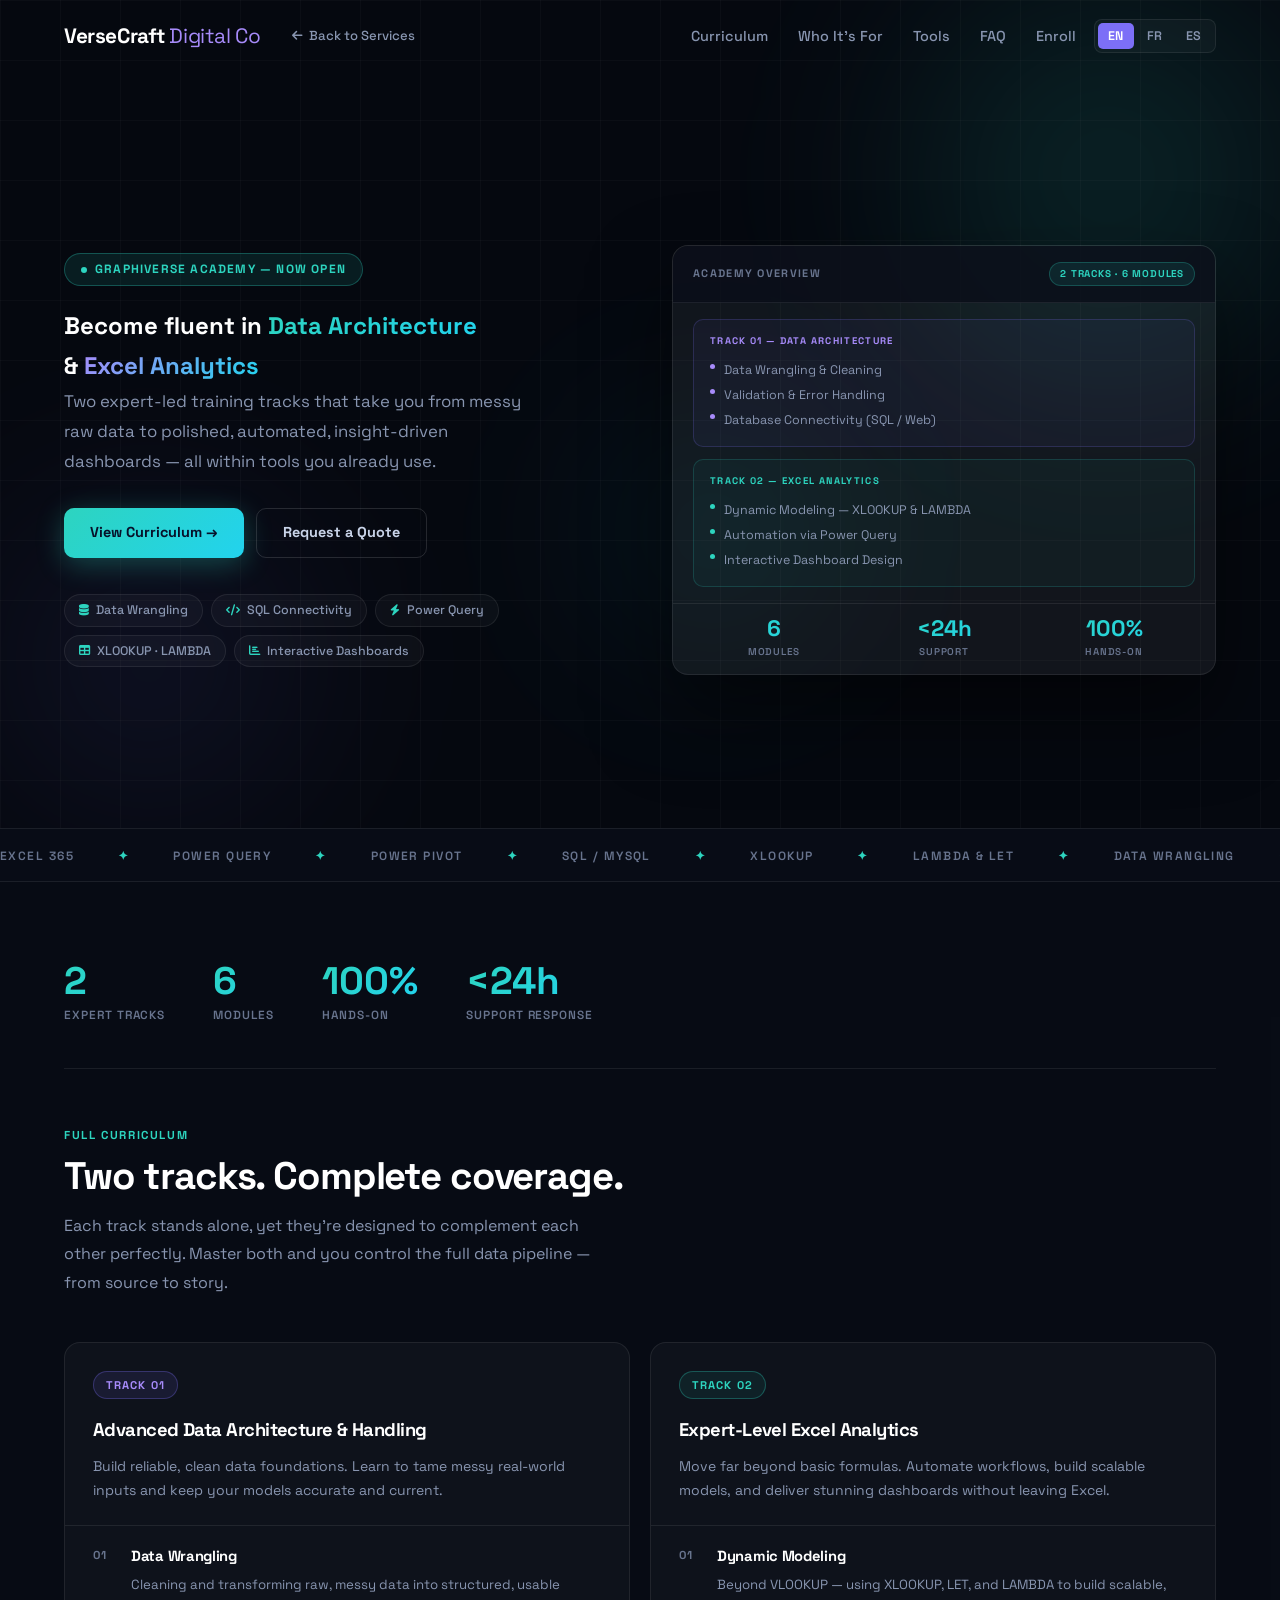
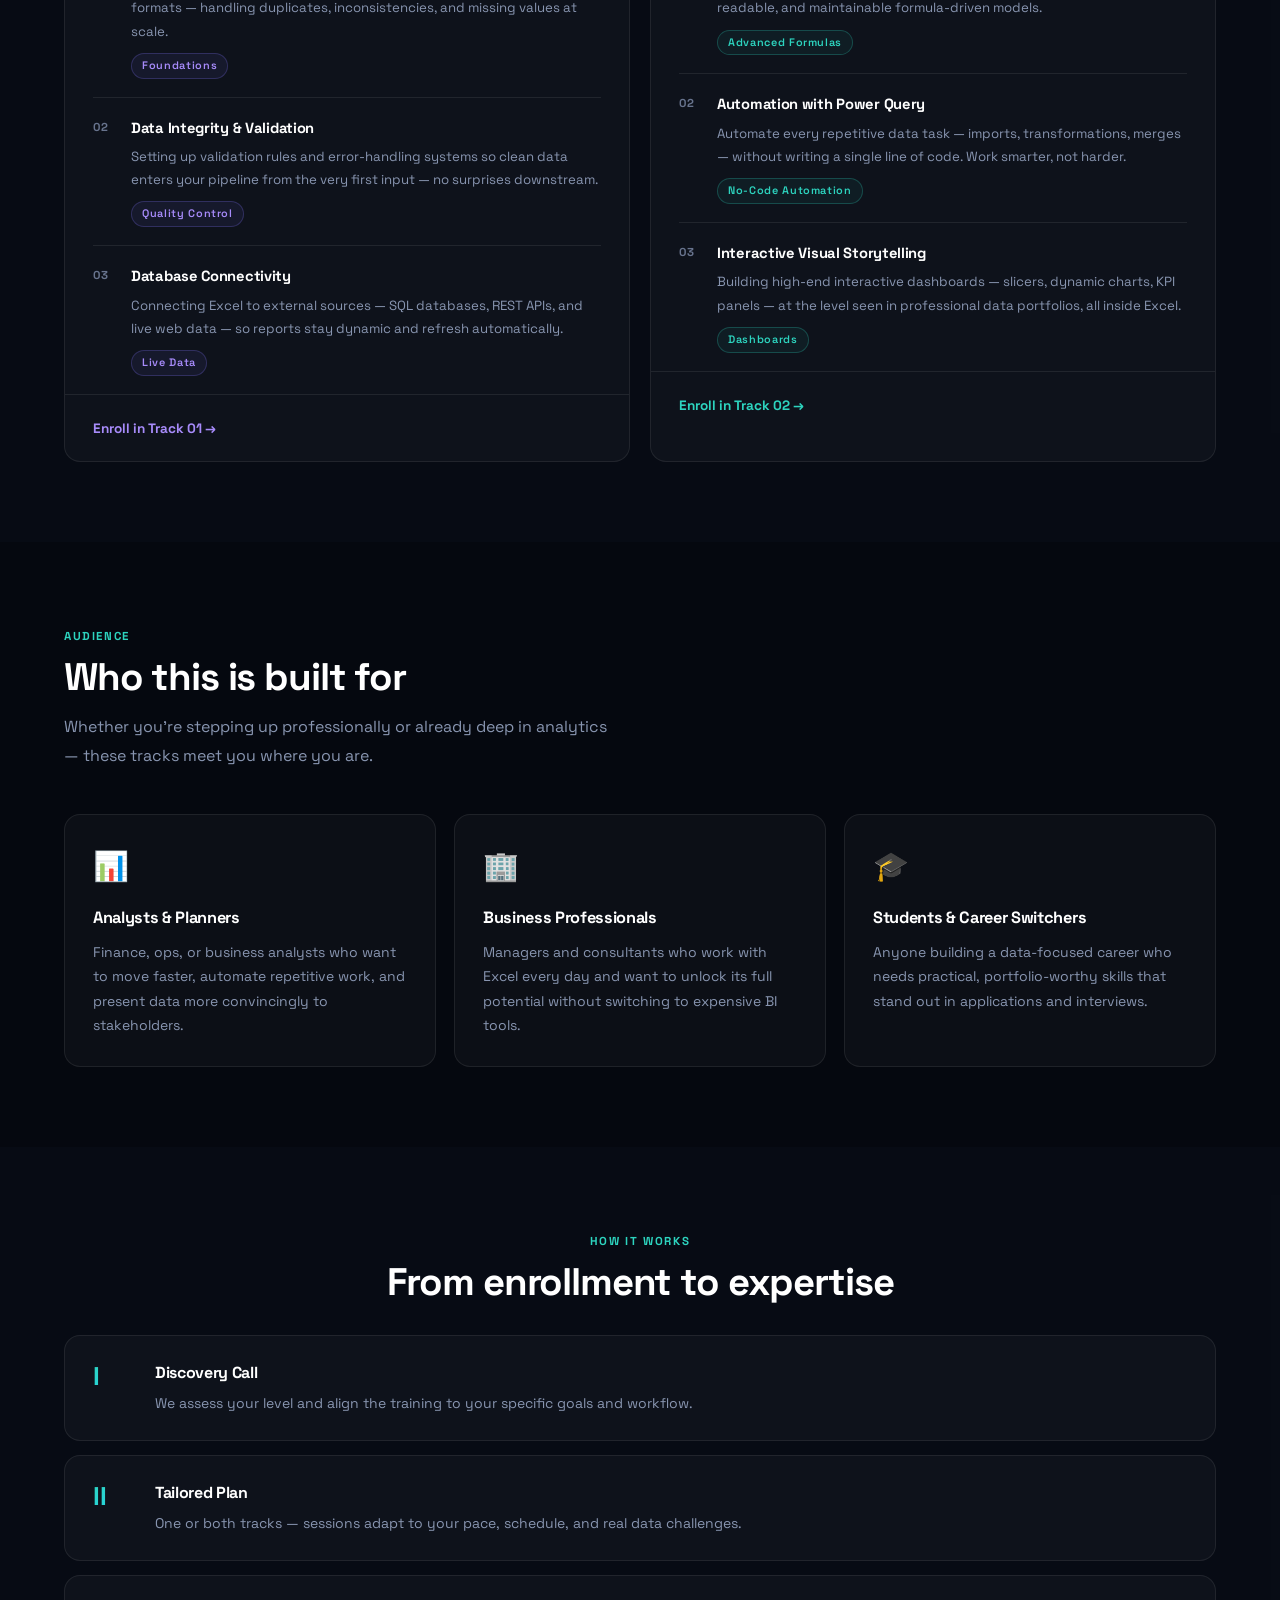
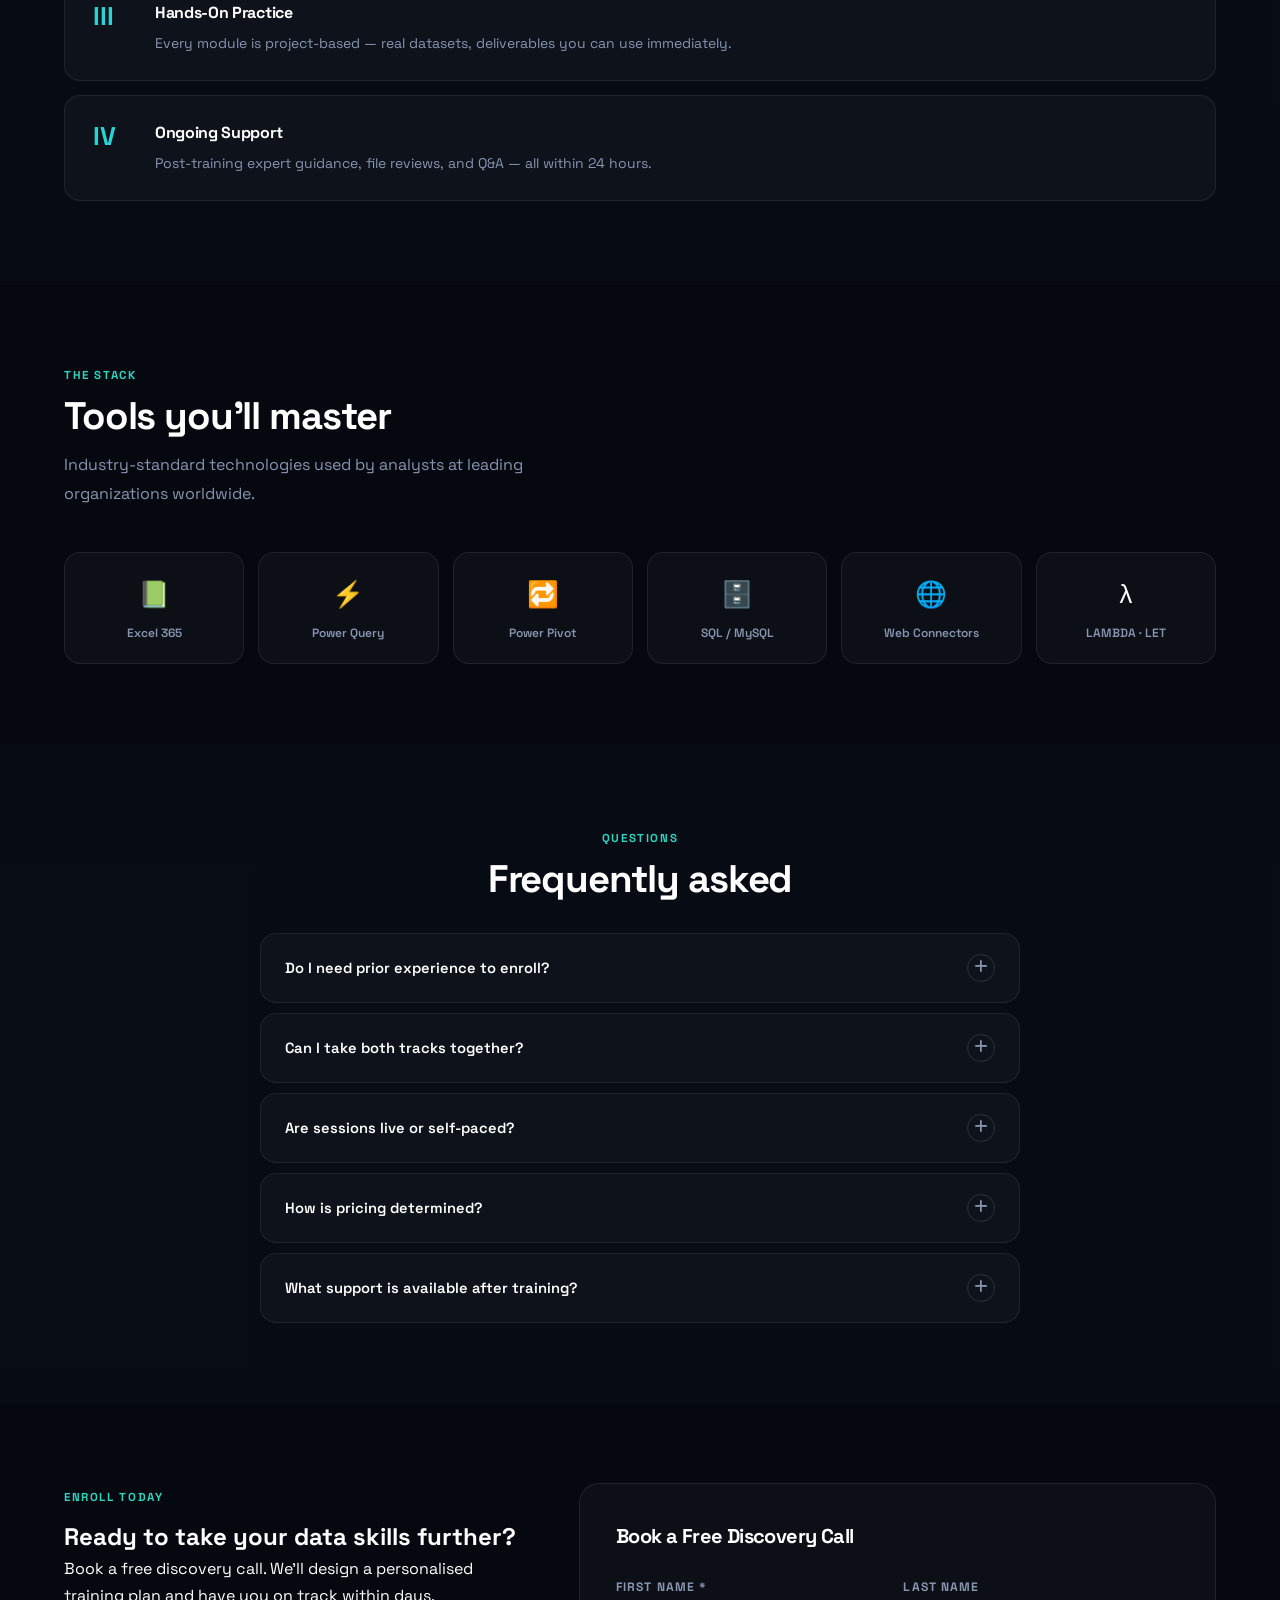
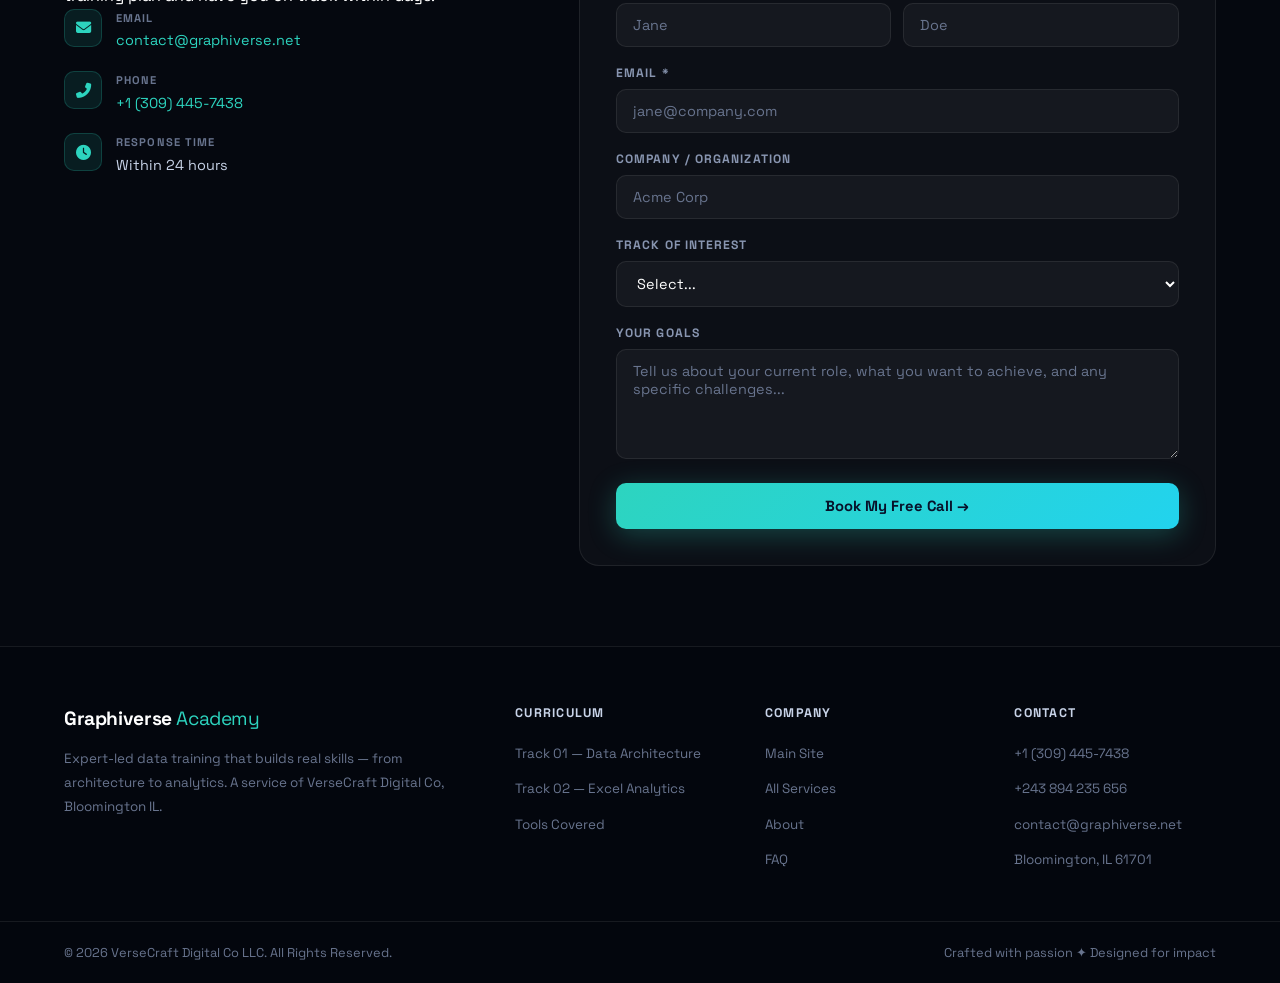
<file: services/graphiverse-academy.html>
<!DOCTYPE html>
<html lang="en">
<head>
<meta charset="UTF-8">
<meta name="viewport" content="width=device-width, initial-scale=1.0, user-scalable=yes">
<title>VerseCraft Digital Co — Graphiverse Academy</title>
<meta name="description" content="Graphiverse Academy: Master Advanced Data Architecture & Handling and Expert-Level Excel Analytics. Professional training from VerseCraft Digital Co.">
<link rel="preconnect" href="https://fonts.googleapis.com">
<link rel="preconnect" href="https://fonts.gstatic.com" crossorigin>
<link href="https://fonts.googleapis.com/css2?family=Space+Grotesk:wght@300;400;500;600;700;800&family=Inter:wght@400;500;600&display=swap" rel="stylesheet">
<link rel="stylesheet" href="https://cdnjs.cloudflare.com/ajax/libs/font-awesome/6.4.0/css/all.min.css">
<style>
/* ═══════════════════ TOKENS — identical to Web & Mobile page ═══════════════ */
:root {
  --bg:          #05080f;
  --bg2:         #090d18;
  --surface:     rgba(255,255,255,.03);
  --surface2:    rgba(255,255,255,.055);
  --border:      rgba(255,255,255,.08);
  --border2:     rgba(255,255,255,.13);
  --accent:      #7c6ff7;
  --accent2:     #a78bfa;
  --gold:        #f0b429;
  --gold2:       #fcd34d;
  --cyan:        #22d3ee;
  --teal:        #2dd4bf;
  --rose:        #fb7185;
  --white:       #ffffff;
  --off:         #c8d3e8;
  --muted:       #68748e;
  --muted2:      #8895b0;
  --card-radius: 16px;
  --transition:  .25s cubic-bezier(.4,0,.2,1);
}
*,*::before,*::after{box-sizing:border-box;margin:0;padding:0}
html{scroll-behavior:smooth;font-size:16px}
body{font-family:'Space Grotesk',sans-serif;background:var(--bg);color:var(--white);overflow-x:hidden;line-height:1.65}
img{max-width:100%;display:block}
a{color:inherit}
::-webkit-scrollbar{width:6px}
::-webkit-scrollbar-track{background:var(--bg)}
::-webkit-scrollbar-thumb{background:rgba(124,111,247,.4);border-radius:3px}

/* ── SKIP ── */
.skip-link{position:absolute;left:-9999px;top:0;z-index:9999;background:var(--accent);color:#fff;font-weight:700;padding:12px 20px;font-size:.9rem;text-decoration:none;border-radius:0 0 8px 0}
.skip-link:focus{left:0}

/* ══════════════════════════════ HEADER ══════════════════════════════ */
#header{position:fixed;top:0;left:0;right:0;z-index:500;transition:background var(--transition),box-shadow var(--transition)}
#header.scrolled{background:rgba(5,8,15,.96);backdrop-filter:blur(20px);box-shadow:0 1px 0 var(--border)}
.header-container{max-width:1200px;margin:0 auto;padding:0 24px;display:flex;align-items:center;height:72px;gap:32px}
.logo{text-decoration:none;flex-shrink:0}
.logo-text{font-size:1.3rem;font-weight:700;color:var(--white);letter-spacing:-.02em}
.logo-text em{font-style:normal;color:var(--accent2);font-weight:400}
.back-link{display:inline-flex;align-items:center;gap:6px;font-size:.82rem;font-weight:500;color:var(--muted2);text-decoration:none;transition:color var(--transition)}
.back-link:hover{color:var(--white)}
.back-link i{font-size:.75rem;transition:transform var(--transition)}
.back-link:hover i{transform:translateX(-3px)}
#mainNav{display:flex;align-items:center;gap:4px;margin-left:auto}
.nav-links{display:flex;list-style:none;gap:2px}
.nav-links a{text-decoration:none;color:var(--muted2);font-size:.9rem;font-weight:500;padding:8px 14px;border-radius:8px;transition:color var(--transition),background var(--transition)}
.nav-links a:hover,.nav-links a.active{color:var(--white);background:var(--surface2)}
.lang-switcher{display:flex;gap:3px;background:var(--surface);border:1px solid var(--border);border-radius:8px;padding:3px}
.lang-btn{background:transparent;border:none;color:var(--muted2);font-family:'Space Grotesk',sans-serif;font-size:.78rem;font-weight:600;padding:5px 10px;border-radius:5px;cursor:pointer;transition:all var(--transition);letter-spacing:.04em}
.lang-btn:hover{color:var(--white)}
.lang-btn.active{background:var(--accent);color:#fff}
.mobile-menu-btn{display:none;flex-direction:column;gap:5px;background:none;border:1px solid var(--border);border-radius:8px;padding:10px 12px;cursor:pointer;margin-left:auto}
.mobile-menu-btn span{width:20px;height:2px;background:var(--white);border-radius:2px;transition:all var(--transition);display:block}
.mobile-menu-btn.active span:nth-child(1){transform:translateY(7px) rotate(45deg)}
.mobile-menu-btn.active span:nth-child(2){opacity:0}
.mobile-menu-btn.active span:nth-child(3){transform:translateY(-7px) rotate(-45deg)}

/* ══════════════════════════════ HERO ════════════════════════════════ */
.hero-section{position:relative;min-height:calc(100vh - 72px);display:flex;align-items:center;overflow:hidden;padding-top:72px}
.hero-bg{position:absolute;inset:0;pointer-events:none}
.blob{position:absolute;border-radius:50%;filter:blur(80px);opacity:.55}
.blob-1{width:600px;height:600px;background:radial-gradient(circle,rgba(45,212,191,.3),transparent 70%);top:-15%;right:-10%;animation:blobMove1 18s ease-in-out infinite}
.blob-2{width:500px;height:500px;background:radial-gradient(circle,rgba(124,111,247,.2),transparent 70%);bottom:-10%;left:-8%;animation:blobMove2 22s ease-in-out infinite}
.blob-3{width:400px;height:400px;background:radial-gradient(circle,rgba(34,211,238,.15),transparent 70%);top:40%;left:40%;animation:blobMove3 16s ease-in-out infinite}
@keyframes blobMove1{0%,100%{transform:translate(0,0) scale(1)}33%{transform:translate(-40px,30px) scale(1.05)}66%{transform:translate(20px,-20px) scale(.95)}}
@keyframes blobMove2{0%,100%{transform:translate(0,0) scale(1)}40%{transform:translate(30px,-40px) scale(1.08)}70%{transform:translate(-20px,20px) scale(.93)}}
@keyframes blobMove3{0%,100%{transform:translate(0,0) scale(1)}50%{transform:translate(-25px,25px) scale(1.06)}}
.grid-overlay{position:absolute;inset:0;background-image:linear-gradient(rgba(255,255,255,.025) 1px,transparent 1px),linear-gradient(90deg,rgba(255,255,255,.025) 1px,transparent 1px);background-size:60px 60px;pointer-events:none}
.hero-inner{max-width:1200px;margin:0 auto;padding:80px 24px 60px;display:grid;grid-template-columns:1fr 1fr;gap:64px;align-items:center;position:relative;z-index:2;width:100%}
.hero-badge{display:inline-flex;align-items:center;gap:8px;background:rgba(45,212,191,.1);border:1px solid rgba(45,212,191,.3);border-radius:100px;padding:6px 16px;font-size:.75rem;font-weight:700;letter-spacing:.1em;text-transform:uppercase;color:var(--teal);margin-bottom:20px}
.hero-badge .badge-dot{width:6px;height:6px;border-radius:50%;background:var(--teal);animation:pulse 2s infinite}
@keyframes pulse{0%,100%{opacity:1}50%{opacity:.4}}
.hero h1{font-size:clamp(2.1rem,4vw,3.6rem);font-weight:800;line-height:1.07;letter-spacing:-.03em;margin-bottom:18px}
.gradient-teal{background:linear-gradient(135deg,var(--teal),var(--cyan));-webkit-background-clip:text;-webkit-text-fill-color:transparent;background-clip:text}
.gradient-accent{background:linear-gradient(135deg,var(--accent2),var(--cyan));-webkit-background-clip:text;-webkit-text-fill-color:transparent;background-clip:text}
.hero-sub{font-size:1.05rem;color:var(--muted2);line-height:1.8;margin-bottom:32px;max-width:460px;font-weight:400}
.hero-cta{display:flex;gap:12px;flex-wrap:wrap;margin-bottom:36px}
.hero-chips{display:flex;gap:8px;flex-wrap:wrap}
.chip{display:inline-flex;align-items:center;gap:7px;background:var(--surface);border:1px solid var(--border);border-radius:100px;padding:5px 14px;font-size:.78rem;font-weight:500;color:var(--muted2)}
.chip i{font-size:.7rem;color:var(--teal)}

/* ── BUTTONS ── */
.btn{display:inline-flex;align-items:center;gap:8px;padding:12px 26px;border-radius:10px;font-family:'Space Grotesk',sans-serif;font-size:.9rem;font-weight:700;text-decoration:none;border:none;cursor:pointer;transition:all var(--transition);white-space:nowrap}
.btn-primary{background:linear-gradient(135deg,var(--teal),var(--cyan));color:#07112A;box-shadow:0 6px 28px rgba(45,212,191,.3)}
.btn-primary:hover{transform:translateY(-2px);box-shadow:0 10px 40px rgba(45,212,191,.4)}
.btn-ghost{background:transparent;color:var(--off);border:1.5px solid var(--border2)}
.btn-ghost:hover{border-color:var(--teal);color:var(--white);background:rgba(45,212,191,.08)}

/* ── MARQUEE ── */
.marquee-wrap{background:rgba(9,13,24,.9);border-top:1px solid var(--border);border-bottom:1px solid var(--border);padding:13px 0;overflow:hidden;white-space:nowrap}
.marquee-track{display:inline-flex;gap:44px;animation:marquee 30s linear infinite;font-size:.75rem;font-weight:600;letter-spacing:.12em;text-transform:uppercase;color:var(--muted)}
.marquee-track .sep{color:var(--teal)}
@keyframes marquee{0%{transform:translateX(0)}100%{transform:translateX(-50%)}}

/* ── SECTIONS ── */
.section{padding:80px 0}
.section-alt{background:rgba(9,13,24,.7)}
.container{max-width:1200px;margin:0 auto;padding:0 24px}
.section-tag{display:inline-block;font-size:.72rem;font-weight:700;letter-spacing:.14em;text-transform:uppercase;color:var(--teal);margin-bottom:10px}
.section-tag-accent{color:var(--accent2)}
.section-title{font-size:clamp(1.8rem,3vw,2.6rem);font-weight:800;line-height:1.1;letter-spacing:-.03em;margin-bottom:14px}
.section-sub{font-size:1rem;color:var(--muted2);line-height:1.8;max-width:560px;margin-bottom:44px;font-weight:400}

/* ── STATS ROW ── */
.stats-row{display:flex;gap:48px;flex-wrap:wrap;margin-bottom:52px;padding-bottom:44px;border-bottom:1px solid var(--border)}
.stat-item .val{font-size:2.4rem;font-weight:800;background:linear-gradient(135deg,var(--teal),var(--cyan));-webkit-background-clip:text;-webkit-text-fill-color:transparent;background-clip:text;line-height:1}
.stat-item .lbl{font-size:.74rem;font-weight:600;color:var(--muted);text-transform:uppercase;letter-spacing:.08em;margin-top:4px}

/* ── TRACK CARDS ── */
.tracks-grid{display:grid;grid-template-columns:1fr 1fr;gap:20px;margin-top:32px}
.track-card{background:var(--surface);border:1px solid var(--border);border-radius:var(--card-radius);overflow:hidden;transition:border-color var(--transition),transform var(--transition)}
.track-card:hover{border-color:var(--border2);transform:translateY(-4px)}
.track-card.track-blue:hover{border-color:rgba(124,111,247,.35)}
.track-card.track-teal:hover{border-color:rgba(45,212,191,.35)}
.track-head{padding:28px 28px 22px;border-bottom:1px solid var(--border)}
.track-eyebrow{display:inline-flex;align-items:center;gap:6px;font-size:.7rem;font-weight:700;letter-spacing:.1em;text-transform:uppercase;padding:4px 12px;border-radius:100px;border:1px solid;margin-bottom:16px}
.track-eyebrow.blue{color:var(--accent2);border-color:rgba(124,111,247,.3);background:rgba(124,111,247,.1)}
.track-eyebrow.teal{color:var(--teal);border-color:rgba(45,212,191,.3);background:rgba(45,212,191,.08)}
.track-name{font-size:1.15rem;font-weight:800;letter-spacing:-.03em;margin-bottom:8px}
.track-tagline{font-size:.875rem;color:var(--muted2);line-height:1.75}
.track-lessons{padding:0 28px;list-style:none}
.lesson-item{display:flex;gap:16px;align-items:flex-start;padding:18px 0;border-bottom:1px solid var(--border)}
.lesson-item:last-child{border-bottom:none}
.lesson-num{font-size:.72rem;font-weight:700;color:var(--muted);flex-shrink:0;min-width:22px;padding-top:2px;letter-spacing:.05em}
.lesson-body h4{font-size:.92rem;font-weight:700;letter-spacing:-.02em;margin-bottom:5px}
.lesson-body p{font-size:.83rem;color:var(--muted2);line-height:1.75;margin-bottom:8px}
.lesson-chip{display:inline-flex;align-items:center;font-size:.68rem;font-weight:600;letter-spacing:.06em;padding:3px 10px;border-radius:100px;border:1px solid}
.lesson-chip.blue{color:var(--accent2);border-color:rgba(124,111,247,.25);background:rgba(124,111,247,.08)}
.lesson-chip.teal{color:var(--teal);border-color:rgba(45,212,191,.25);background:rgba(45,212,191,.06)}
.lesson-chip code{font-family:'Space Grotesk',sans-serif;font-size:.68rem;font-weight:700;background:none;color:inherit;padding:0}
.track-foot{padding:20px 28px;border-top:1px solid var(--border)}
.track-link{display:inline-flex;align-items:center;gap:8px;font-size:.85rem;font-weight:700;text-decoration:none;transition:gap var(--transition),color var(--transition)}
.track-link.blue{color:var(--accent2)}
.track-link.teal{color:var(--teal)}
.track-link:hover{gap:14px}

/* ── FOR-WHOM CARDS ── */
.for-grid{display:grid;grid-template-columns:repeat(3,1fr);gap:18px}
.for-card{background:var(--surface);border:1px solid var(--border);border-radius:var(--card-radius);padding:28px;transition:border-color var(--transition),transform var(--transition)}
.for-card:hover{border-color:var(--border2);transform:translateY(-4px)}
.for-icon{font-size:1.8rem;margin-bottom:14px}
.for-card h3{font-size:1.02rem;font-weight:700;letter-spacing:-.02em;margin-bottom:8px}
.for-card p{font-size:.875rem;color:var(--muted2);line-height:1.75}

/* ── PROCESS ── */
.process-list{display:grid;gap:14px}
.process-step{display:flex;gap:22px;align-items:flex-start;padding:24px 28px;background:var(--surface);border:1px solid var(--border);border-radius:var(--card-radius);transition:border-color var(--transition)}
.process-step:hover{border-color:var(--border2)}
.step-num{font-size:1.6rem;font-weight:800;background:linear-gradient(135deg,var(--teal),var(--cyan));-webkit-background-clip:text;-webkit-text-fill-color:transparent;background-clip:text;flex-shrink:0;min-width:40px;line-height:1;padding-top:4px}
.step-body h4{font-size:1rem;font-weight:700;letter-spacing:-.02em;margin-bottom:5px}
.step-body p{font-size:.875rem;color:var(--muted2);line-height:1.75}

/* ── TOOLS ── */
.tools-grid{display:grid;grid-template-columns:repeat(6,1fr);gap:14px;margin-top:32px}
.tool-card{background:var(--surface);border:1px solid var(--border);border-radius:var(--card-radius);padding:20px 14px;text-align:center;transition:border-color var(--transition),transform var(--transition)}
.tool-card:hover{border-color:rgba(45,212,191,.3);transform:translateY(-3px)}
.tool-icon{font-size:1.6rem;margin-bottom:8px}
.tool-name{font-size:.75rem;font-weight:600;color:var(--muted2)}

/* ── FAQ ── */
.faq-list{max-width:760px;margin:32px auto 0;display:flex;flex-direction:column;gap:10px}
.faq-item{background:var(--surface);border:1px solid var(--border);border-radius:var(--card-radius);overflow:hidden;transition:border-color var(--transition)}
.faq-item.open{border-color:var(--border2)}
.faq-btn{width:100%;padding:20px 24px;display:flex;align-items:center;justify-content:space-between;gap:16px;background:none;border:none;cursor:pointer;text-align:left;font-family:'Space Grotesk',sans-serif;font-size:.92rem;font-weight:600;color:var(--white);transition:color var(--transition)}
.faq-btn:hover{color:var(--teal)}
.faq-ic{width:28px;height:28px;flex-shrink:0;border:1px solid var(--border2);border-radius:50%;display:flex;align-items:center;justify-content:center;font-size:.9rem;color:var(--muted2);transition:transform var(--transition),background var(--transition),color var(--transition)}
.faq-item.open .faq-ic{transform:rotate(45deg);background:rgba(45,212,191,.1);border-color:rgba(45,212,191,.3);color:var(--teal)}
.faq-body{max-height:0;overflow:hidden;transition:max-height .32s ease}
.faq-item.open .faq-body{max-height:220px}
.faq-body p{padding:0 24px 20px;font-size:.875rem;color:var(--muted2);line-height:1.8;font-weight:400}

/* ── HERO VISUAL — Academy card ── */
.academy-card{background:var(--surface2);border:1px solid var(--border);border-radius:var(--card-radius);overflow:hidden;box-shadow:0 40px 80px rgba(0,0,0,.5);animation:floatY 6s ease-in-out infinite}
@keyframes floatY{0%,100%{transform:translateY(0)}50%{transform:translateY(-8px)}}
.ac-head{padding:16px 20px;background:rgba(9,13,24,.8);border-bottom:1px solid var(--border);display:flex;align-items:center;justify-content:space-between}
.ac-title{font-size:.68rem;font-weight:700;letter-spacing:.12em;text-transform:uppercase;color:var(--muted)}
.ac-badge{font-size:.62rem;font-weight:700;letter-spacing:.08em;text-transform:uppercase;padding:3px 10px;border-radius:100px;color:var(--teal);background:rgba(45,212,191,.1);border:1px solid rgba(45,212,191,.25)}
.ac-body{padding:16px 20px;display:flex;flex-direction:column;gap:12px}
.ac-track{padding:14px 16px;border-radius:10px;border:1px solid}
.ac-track.t-blue{background:rgba(124,111,247,.05);border-color:rgba(124,111,247,.2)}
.ac-track.t-teal{background:rgba(45,212,191,.04);border-color:rgba(45,212,191,.18)}
.ac-track-lbl{font-size:.6rem;font-weight:700;letter-spacing:.14em;text-transform:uppercase;margin-bottom:8px}
.t-blue .ac-track-lbl{color:var(--accent2)}
.t-teal .ac-track-lbl{color:var(--teal)}
.ac-item{font-size:.78rem;color:var(--muted2);padding:3px 0 3px 14px;position:relative;line-height:1.5}
.ac-item::before{content:'';position:absolute;left:0;top:.5em;width:5px;height:5px;border-radius:50%}
.t-blue .ac-item::before{background:var(--accent2)}
.t-teal .ac-item::before{background:var(--teal)}
.ac-footer{padding:14px 20px;border-top:1px solid var(--border);display:grid;grid-template-columns:repeat(3,1fr);gap:8px}
.ac-stat{text-align:center}
.ac-stat-num{font-size:1.4rem;font-weight:800;background:linear-gradient(135deg,var(--teal),var(--cyan));-webkit-background-clip:text;-webkit-text-fill-color:transparent;background-clip:text;line-height:1}
.ac-stat-lbl{font-size:.62rem;font-weight:600;color:var(--muted);text-transform:uppercase;letter-spacing:.08em;margin-top:3px}

/* ── CONTACT ── */
.contact-grid{display:grid;grid-template-columns:1fr 1.4fr;gap:60px;align-items:start}
.contact-left h2{font-size:clamp(1.7rem,2.5vw,2.2rem);font-weight:800;letter-spacing:-.03em;margin-bottom:14px}
.contact-left>p{font-size:.95rem;color:var(--muted2);line-height:1.8;margin-bottom:30px}
.contact-detail{display:flex;align-items:flex-start;gap:14px;margin-bottom:18px}
.cd-icon{width:38px;height:38px;border-radius:10px;background:rgba(45,212,191,.1);border:1px solid rgba(45,212,191,.2);display:flex;align-items:center;justify-content:center;color:var(--teal);font-size:.95rem;flex-shrink:0}
.cd-lbl{font-size:.7rem;font-weight:700;text-transform:uppercase;letter-spacing:.1em;color:var(--muted);margin-bottom:2px}
.cd-val{font-size:.9rem;color:var(--off)}
.cd-val a{color:var(--teal);text-decoration:none;transition:color var(--transition)}
.cd-val a:hover{color:var(--white)}
.form-card{background:var(--surface);border:1px solid var(--border);border-radius:20px;padding:36px}
.form-card h3{font-size:1.25rem;font-weight:800;letter-spacing:-.03em;margin-bottom:24px}
.fg{margin-bottom:16px}
.fg label{display:block;font-size:.76rem;font-weight:700;text-transform:uppercase;letter-spacing:.09em;color:var(--muted2);margin-bottom:6px}
.fg input,.fg select,.fg textarea{width:100%;background:rgba(255,255,255,.04);border:1px solid var(--border);border-radius:10px;padding:12px 16px;font-family:'Space Grotesk',sans-serif;font-size:.9rem;color:var(--white);transition:border-color var(--transition),background var(--transition)}
.fg input::placeholder,.fg textarea::placeholder{color:var(--muted)}
.fg input:focus,.fg select:focus,.fg textarea:focus{border-color:var(--teal);background:rgba(45,212,191,.03);outline:none}
.fg select option{background:#090d18;color:var(--white)}
.fg textarea{min-height:110px;resize:vertical}
.form-row2{display:grid;grid-template-columns:1fr 1fr;gap:12px}
.btn-form{width:100%;padding:14px;border:none;border-radius:10px;font-family:'Space Grotesk',sans-serif;font-size:.92rem;font-weight:700;cursor:pointer;transition:all var(--transition)}
.btn-form-teal{background:linear-gradient(135deg,var(--teal),var(--cyan));color:#07112A;box-shadow:0 6px 28px rgba(45,212,191,.28)}
.btn-form-teal:hover{transform:translateY(-1px);box-shadow:0 10px 40px rgba(45,212,191,.38)}

/* ── FOOTER ── */
.site-footer{background:rgba(4,7,14,.97);border-top:1px solid var(--border)}
.footer-top{padding:56px 0 40px}
.footer-grid{max-width:1200px;margin:0 auto;padding:0 24px;display:grid;grid-template-columns:2fr 1fr 1fr 1fr;gap:48px}
.footer-logo{font-size:1.2rem;font-weight:700;letter-spacing:-.02em;margin-bottom:12px;color:var(--white)}
.footer-logo em{font-style:normal;color:var(--teal);font-weight:400}
.footer-desc{font-size:.84rem;color:var(--muted);line-height:1.8}
.footer-col h4{font-size:.78rem;font-weight:700;text-transform:uppercase;letter-spacing:.1em;color:var(--off);margin-bottom:16px}
.footer-col ul{list-style:none}
.footer-col li{margin-bottom:9px}
.footer-col a{text-decoration:none;color:var(--muted);font-size:.84rem;transition:color var(--transition)}
.footer-col a:hover{color:var(--white)}
.footer-bottom{border-top:1px solid var(--border);padding:20px 0}
.footer-bottom-inner{max-width:1200px;margin:0 auto;padding:0 24px;display:flex;justify-content:space-between;align-items:center;flex-wrap:wrap;gap:8px}
.footer-bottom-inner span{font-size:.8rem;color:var(--muted)}

/* ── SUCCESS OVERLAY ── */
.success-overlay{display:none;position:fixed;inset:0;background:rgba(4,7,14,.92);z-index:999;align-items:center;justify-content:center;backdrop-filter:blur(8px)}
.success-box{background:var(--bg2);border:1px solid var(--border2);border-radius:20px;padding:48px 40px;max-width:420px;width:90%;text-align:center;box-shadow:0 40px 100px rgba(0,0,0,.5)}
.success-icon{font-size:2.8rem;margin-bottom:14px}
.success-box h3{font-size:1.55rem;font-weight:800;letter-spacing:-.03em;margin-bottom:10px}
.success-box p{color:var(--muted2);font-size:.9rem;line-height:1.75;margin-bottom:22px}
.success-close{background:linear-gradient(135deg,var(--teal),var(--cyan));color:#07112A;border:none;padding:12px 28px;font-family:'Space Grotesk',sans-serif;font-size:.87rem;font-weight:700;cursor:pointer;border-radius:10px;transition:all var(--transition)}
.success-close:hover{transform:translateY(-1px)}

/* ── REVEAL ── */
.reveal{opacity:0;transform:translateY(28px);transition:opacity .65s ease,transform .65s ease}
.reveal.revealed{opacity:1;transform:none}
.reveal-left{opacity:0;transform:translateX(-28px);transition:opacity .65s ease,transform .65s ease}
.reveal-left.revealed{opacity:1;transform:none}

/* ── BACK TO TOP ── */
.back-to-top{position:fixed;bottom:28px;right:28px;z-index:400;width:44px;height:44px;border-radius:12px;background:linear-gradient(135deg,var(--teal),var(--cyan));color:#07112A;border:none;cursor:pointer;display:flex;align-items:center;justify-content:center;font-size:1rem;opacity:0;transform:translateY(20px);transition:all var(--transition);box-shadow:0 6px 24px rgba(45,212,191,.3)}
.back-to-top.visible{opacity:1;transform:translateY(0)}
.back-to-top:hover{transform:translateY(-3px)}

/* ── RESPONSIVE ── */
@media(max-width:1024px){
  .hero-inner{grid-template-columns:1fr;gap:44px}
  .tracks-grid{grid-template-columns:1fr}
  .for-grid{grid-template-columns:1fr 1fr}
  .contact-grid{grid-template-columns:1fr}
  .footer-grid{grid-template-columns:1fr 1fr}
  .mobile-menu-btn{display:flex}
  #mainNav{display:none;position:fixed;inset:0;top:72px;background:rgba(5,8,15,.98);backdrop-filter:blur(20px);flex-direction:column;padding:32px 24px;gap:24px;overflow-y:auto}
  #mainNav.open{display:flex}
  .nav-links{flex-direction:column;gap:4px}
  .nav-links a{padding:14px 16px;font-size:1rem;border-radius:10px}
  .lang-switcher{justify-content:flex-start}
}
@media(max-width:640px){
  .stats-row{gap:24px}
  .hero h1{font-size:1.9rem}
  .for-grid{grid-template-columns:1fr}
  .tools-grid{grid-template-columns:repeat(3,1fr)}
  .footer-grid{grid-template-columns:1fr}
  .form-row2{grid-template-columns:1fr}
  .section{padding:60px 0}
}
@media(max-width:400px){
  .tools-grid{grid-template-columns:repeat(2,1fr)}
}
</style>
</head>
<body>

<a href="#main-content" class="skip-link">Skip to main content</a>
<button class="back-to-top" id="backToTop" aria-label="Back to top"><i class="fas fa-arrow-up"></i></button>

<!-- ══════════ HEADER ══════════════════════════════════════════════════ -->
<header id="header">
  <div class="header-container">
    <a href="https://www.graphiverse.net/" class="logo" aria-label="VerseCraft Digital Co — Home">
      <span class="logo-text">VerseCraft<em> Digital Co</em></span>
    </a>
    <a href="https://www.graphiverse.net/#services" class="back-link">
      <i class="fas fa-arrow-left"></i>
      <span data-en="Back to Services" data-fr="Retour aux Services" data-es="Volver a Servicios">Back to Services</span>
    </a>

    <button class="mobile-menu-btn" id="mobileMenuBtn" aria-label="Menu" aria-expanded="false">
      <span></span><span></span><span></span>
    </button>

    <nav id="mainNav" aria-label="Main navigation">
      <ul class="nav-links">
        <li><a href="#curriculum" data-en="Curriculum" data-fr="Programme" data-es="Programa">Curriculum</a></li>
        <li><a href="#for-whom"   data-en="Who It's For" data-fr="Pour Qui" data-es="Para Quién">Who It's For</a></li>
        <li><a href="#tools"      data-en="Tools" data-fr="Outils" data-es="Herramientas">Tools</a></li>
        <li><a href="#faq"        data-en="FAQ" data-fr="FAQ" data-es="FAQ">FAQ</a></li>
        <li><a href="#contact"    data-en="Enroll" data-fr="S'inscrire" data-es="Inscribirse">Enroll</a></li>
      </ul>
      <div class="lang-switcher" id="mobileNavLang">
        <button class="lang-btn active" data-lang="en">EN</button>
        <button class="lang-btn" data-lang="fr">FR</button>
        <button class="lang-btn" data-lang="es">ES</button>
      </div>
    </nav>

    <!--
    <div class="lang-switcher" id="desktopLang" style="flex-shrink:0">
      <button class="lang-btn active" data-lang="en">EN</button>
      <button class="lang-btn" data-lang="fr">FR</button>
      <button class="lang-btn" data-lang="es">ES</button>
    </div>
  </div> -->
</header>

<main id="main-content">

<!-- ══════════ HERO ═════════════════════════════════════════════════════ -->
<section class="hero-section" aria-labelledby="hero-heading">
  <div class="hero-bg">
    <div class="blob blob-1"></div>
    <div class="blob blob-2"></div>
    <div class="blob blob-3"></div>
  </div>
  <div class="grid-overlay"></div>
  <div class="hero-inner">
    <div>
      <div class="hero-badge reveal">
        <span class="badge-dot"></span>
        <span data-en="Graphiverse Academy — Now Open" data-fr="Académie Graphiverse — Ouverte" data-es="Academia Graphiverse — Abierta">Graphiverse Academy — Now Open</span>
      </div>
      <h1 id="hero-heading" class="reveal">
        <span data-en="Become fluent in " data-fr="Maîtrisez l'" data-es="Domine la ">Become fluent in </span>
        <span class="gradient-teal" data-en="Data Architecture" data-fr="Architecture des Données" data-es="Arquitectura de Datos">Data Architecture</span><br>
        <span data-en="& " data-fr="et " data-es="y ">&amp; </span>
        <span class="gradient-accent" data-en="Excel Analytics" data-fr="Analytique Excel" data-es="Analítica Excel">Excel Analytics</span>
      </h1>
      <p class="hero-sub reveal"
         data-en="Two expert-led training tracks that take you from messy raw data to polished, automated, insight-driven dashboards — all within tools you already use."
         data-fr="Deux parcours de formation animés par des experts pour passer de données brutes et désorganisées à des tableaux de bord automatisés et riches en insights — dans les outils que vous utilisez déjà."
         data-es="Dos itinerarios de formación dirigidos por expertos que le llevan desde datos brutos y desordenados hasta paneles pulidos y automatizados — en herramientas que ya utiliza.">
        Two expert-led training tracks that take you from messy raw data to polished, automated, insight-driven dashboards — all within tools you already use.
      </p>
      <div class="hero-cta reveal">
        <a href="#curriculum" class="btn btn-primary" data-en="View Curriculum →" data-fr="Voir le Programme →" data-es="Ver el Programa →">View Curriculum →</a>
        <a href="#contact" class="btn btn-ghost" data-en="Request a Quote" data-fr="Demander un Devis" data-es="Solicitar Cotización">Request a Quote</a>
      </div>
      <div class="hero-chips reveal">
        <span class="chip"><i class="fas fa-database"></i><span data-en="Data Wrangling" data-fr="Nettoyage de Données" data-es="Limpieza de Datos">Data Wrangling</span></span>
        <span class="chip"><i class="fas fa-code"></i><span data-en="SQL Connectivity" data-fr="Connexion SQL" data-es="Conectividad SQL">SQL Connectivity</span></span>
        <span class="chip"><i class="fas fa-bolt"></i><span data-en="Power Query" data-fr="Power Query" data-es="Power Query">Power Query</span></span>
        <span class="chip"><i class="fas fa-table"></i><span data-en="XLOOKUP · LAMBDA" data-fr="XLOOKUP · LAMBDA" data-es="XLOOKUP · LAMBDA">XLOOKUP · LAMBDA</span></span>
        <span class="chip"><i class="fas fa-chart-bar"></i><span data-en="Interactive Dashboards" data-fr="Tableaux de Bord Interactifs" data-es="Paneles Interactivos">Interactive Dashboards</span></span>
      </div>
    </div>
    <!-- ACADEMY CARD -->
    <div class="academy-card reveal" aria-hidden="true">
      <div class="ac-head">
        <span class="ac-title">Academy Overview</span>
        <span class="ac-badge">2 Tracks · 6 Modules</span>
      </div>
      <div class="ac-body">
        <div class="ac-track t-blue">
          <div class="ac-track-lbl">Track 01 — Data Architecture</div>
          <div class="ac-item">Data Wrangling &amp; Cleaning</div>
          <div class="ac-item">Validation &amp; Error Handling</div>
          <div class="ac-item">Database Connectivity (SQL / Web)</div>
        </div>
        <div class="ac-track t-teal">
          <div class="ac-track-lbl">Track 02 — Excel Analytics</div>
          <div class="ac-item">Dynamic Modeling — XLOOKUP &amp; LAMBDA</div>
          <div class="ac-item">Automation via Power Query</div>
          <div class="ac-item">Interactive Dashboard Design</div>
        </div>
      </div>
      <div class="ac-footer">
        <div class="ac-stat"><div class="ac-stat-num">6</div><div class="ac-stat-lbl">Modules</div></div>
        <div class="ac-stat"><div class="ac-stat-num">&lt;24h</div><div class="ac-stat-lbl">Support</div></div>
        <div class="ac-stat"><div class="ac-stat-num">100%</div><div class="ac-stat-lbl">Hands-on</div></div>
      </div>
    </div>
  </div>
</section>

<!-- MARQUEE -->
<div class="marquee-wrap" aria-hidden="true">
  <div class="marquee-track">
    Excel 365 <span class="sep">✦</span> Power Query <span class="sep">✦</span> Power Pivot <span class="sep">✦</span> SQL / MySQL <span class="sep">✦</span> XLOOKUP <span class="sep">✦</span> LAMBDA &amp; LET <span class="sep">✦</span> Data Wrangling <span class="sep">✦</span> Interactive Dashboards <span class="sep">✦</span> Web Connectors <span class="sep">✦</span> KPI Design <span class="sep">✦</span>
    Excel 365 <span class="sep">✦</span> Power Query <span class="sep">✦</span> Power Pivot <span class="sep">✦</span> SQL / MySQL <span class="sep">✦</span> XLOOKUP <span class="sep">✦</span> LAMBDA &amp; LET <span class="sep">✦</span> Data Wrangling <span class="sep">✦</span> Interactive Dashboards <span class="sep">✦</span> Web Connectors <span class="sep">✦</span> KPI Design <span class="sep">✦</span>
  </div>
</div>

<!-- ══════════ CURRICULUM ══════════════════════════════════════════════ -->
<section class="section section-alt" id="curriculum" aria-labelledby="curriculum-heading">
  <div class="container">
    <div class="reveal">
      <div class="stats-row">
        <div class="stat-item"><div class="val">2</div><div class="lbl" data-en="Expert Tracks" data-fr="Parcours Experts" data-es="Itinerarios Expertos">Expert Tracks</div></div>
        <div class="stat-item"><div class="val">6</div><div class="lbl" data-en="Modules" data-fr="Modules" data-es="Módulos">Modules</div></div>
        <div class="stat-item"><div class="val">100%</div><div class="lbl" data-en="Hands-On" data-fr="Pratique" data-es="Práctico">Hands-On</div></div>
        <div class="stat-item"><div class="val">&lt;24h</div><div class="lbl" data-en="Support Response" data-fr="Délai de Support" data-es="Respuesta Soporte">Support Response</div></div>
      </div>
      <div class="section-tag" data-en="Full Curriculum" data-fr="Programme Complet" data-es="Programa Completo">Full Curriculum</div>
      <h2 class="section-title" id="curriculum-heading" data-en="Two tracks. Complete coverage." data-fr="Deux parcours. Couverture complète." data-es="Dos itinerarios. Cobertura completa.">Two tracks. Complete coverage.</h2>
      <p class="section-sub" data-en="Each track stands alone, yet they're designed to complement each other perfectly. Master both and you control the full data pipeline — from source to story." data-fr="Chaque parcours est autonome, mais conçu pour se compléter parfaitement. Maîtrisez les deux et vous contrôlez toute la chaîne de données — de la source au récit." data-es="Cada itinerario es independiente, pero están diseñados para complementarse perfectamente. Domínelos ambos y controlará todo el flujo de datos — desde la fuente hasta el relato.">Each track stands alone, yet they're designed to complement each other perfectly. Master both and you control the full data pipeline — from source to story.</p>
    </div>
    <div class="tracks-grid">
      <!-- TRACK 01 -->
      <article class="track-card track-blue reveal" aria-labelledby="t1-h">
        <div class="track-head">
          <span class="track-eyebrow blue" data-en="Track 01" data-fr="Parcours 01" data-es="Itinerario 01">Track 01</span>
          <h3 class="track-name" id="t1-h" data-en="Advanced Data Architecture & Handling" data-fr="Architecture &amp; Gestion Avancée des Données" data-es="Arquitectura y Gestión Avanzada de Datos">Advanced Data Architecture &amp; Handling</h3>
          <p class="track-tagline" data-en="Build reliable, clean data foundations. Learn to tame messy real-world inputs and keep your models accurate and current." data-fr="Construisez des fondations de données fiables et propres. Apprenez à maîtriser les entrées désordonnées du monde réel et à maintenir vos modèles précis et à jour." data-es="Construya fundamentos de datos fiables y limpios. Aprenda a dominar entradas desordenadas del mundo real y a mantener sus modelos precisos y actualizados.">Build reliable, clean data foundations. Learn to tame messy real-world inputs and keep your models accurate and current.</p>
        </div>
        <ol class="track-lessons" aria-label="Lessons Track 01">
          <li class="lesson-item">
            <span class="lesson-num">01</span>
            <div class="lesson-body">
              <h4 data-en="Data Wrangling" data-fr="Nettoyage de Données" data-es="Limpieza de Datos">Data Wrangling</h4>
              <p data-en="Cleaning and transforming raw, messy data into structured, usable formats — handling duplicates, inconsistencies, and missing values at scale." data-fr="Nettoyer et transformer des données brutes et désordonnées en formats structurés et utilisables — gestion des doublons, incohérences et valeurs manquantes à grande échelle." data-es="Limpiar y transformar datos brutos y desordenados en formatos estructurados y utilizables — gestionando duplicados, inconsistencias y valores faltantes a escala.">Cleaning and transforming raw, messy data into structured, usable formats — handling duplicates, inconsistencies, and missing values at scale.</p>
              <span class="lesson-chip blue" data-en="Foundations" data-fr="Fondements" data-es="Fundamentos">Foundations</span>
            </div>
          </li>
          <li class="lesson-item">
            <span class="lesson-num">02</span>
            <div class="lesson-body">
              <h4 data-en="Data Integrity & Validation" data-fr="Intégrité &amp; Validation des Données" data-es="Integridad y Validación de Datos">Data Integrity &amp; Validation</h4>
              <p data-en="Setting up validation rules and error-handling systems so clean data enters your pipeline from the very first input — no surprises downstream." data-fr="Mise en place de règles de validation et de systèmes de gestion des erreurs pour que des données propres entrent dans votre pipeline dès le premier input." data-es="Configuración de reglas de validación y sistemas de gestión de errores para que datos limpios entren en su pipeline desde el primer input.">Setting up validation rules and error-handling systems so clean data enters your pipeline from the very first input — no surprises downstream.</p>
              <span class="lesson-chip blue" data-en="Quality Control" data-fr="Contrôle Qualité" data-es="Control de Calidad">Quality Control</span>
            </div>
          </li>
          <li class="lesson-item">
            <span class="lesson-num">03</span>
            <div class="lesson-body">
              <h4 data-en="Database Connectivity" data-fr="Connexion aux Bases de Données" data-es="Conectividad con Bases de Datos">Database Connectivity</h4>
              <p data-en="Connecting Excel to external sources — SQL databases, REST APIs, and live web data — so reports stay dynamic and refresh automatically." data-fr="Connecter Excel à des sources externes — bases de données SQL, REST APIs et données web en temps réel — pour que les rapports restent dynamiques et se rafraîchissent automatiquement." data-es="Conectar Excel a fuentes externas — bases de datos SQL, REST APIs y datos web en vivo — para que los informes permanezcan dinámicos y se actualicen automáticamente.">Connecting Excel to external sources — SQL databases, REST APIs, and live web data — so reports stay dynamic and refresh automatically.</p>
              <span class="lesson-chip blue" data-en="Live Data" data-fr="Données en Direct" data-es="Datos en Vivo">Live Data</span>
            </div>
          </li>
        </ol>
        <div class="track-foot">
          <a href="#contact" class="track-link blue" data-en="Enroll in Track 01 →" data-fr="S'inscrire au Parcours 01 →" data-es="Inscribirse en Itinerario 01 →">Enroll in Track 01 →</a>
        </div>
      </article>
      <!-- TRACK 02 -->
      <article class="track-card track-teal reveal" aria-labelledby="t2-h">
        <div class="track-head">
          <span class="track-eyebrow teal" data-en="Track 02" data-fr="Parcours 02" data-es="Itinerario 02">Track 02</span>
          <h3 class="track-name" id="t2-h" data-en="Expert-Level Excel Analytics" data-fr="Analytique Excel Expert" data-es="Analítica Excel de Nivel Experto">Expert-Level Excel Analytics</h3>
          <p class="track-tagline" data-en="Move far beyond basic formulas. Automate workflows, build scalable models, and deliver stunning dashboards without leaving Excel." data-fr="Allez bien au-delà des formules de base. Automatisez les flux de travail, créez des modèles évolutifs et livrez des tableaux de bord époustouflants sans quitter Excel." data-es="Vaya mucho más allá de las fórmulas básicas. Automatice flujos de trabajo, construya modelos escalables y entregue paneles impresionantes sin salir de Excel.">Move far beyond basic formulas. Automate workflows, build scalable models, and deliver stunning dashboards without leaving Excel.</p>
        </div>
        <ol class="track-lessons" aria-label="Lessons Track 02">
          <li class="lesson-item">
            <span class="lesson-num">01</span>
            <div class="lesson-body">
              <h4 data-en="Dynamic Modeling" data-fr="Modélisation Dynamique" data-es="Modelado Dinámico">Dynamic Modeling</h4>
              <p data-en="Beyond VLOOKUP — using XLOOKUP, LET, and LAMBDA to build scalable, readable, and maintainable formula-driven models." data-fr="Au-delà du VLOOKUP — utilisation de XLOOKUP, LET et LAMBDA pour créer des modèles évolutifs, lisibles et maintenables basés sur des formules." data-es="Más allá de VLOOKUP — uso de XLOOKUP, LET y LAMBDA para construir modelos escalables, legibles y mantenibles impulsados por fórmulas.">Beyond VLOOKUP — using XLOOKUP, LET, and LAMBDA to build scalable, readable, and maintainable formula-driven models.</p>
              <span class="lesson-chip teal" data-en="Advanced Formulas" data-fr="Formules Avancées" data-es="Fórmulas Avanzadas">Advanced Formulas</span>
            </div>
          </li>
          <li class="lesson-item">
            <span class="lesson-num">02</span>
            <div class="lesson-body">
              <h4 data-en="Automation with Power Query" data-fr="Automatisation avec Power Query" data-es="Automatización con Power Query">Automation with Power Query</h4>
              <p data-en="Automate every repetitive data task — imports, transformations, merges — without writing a single line of code. Work smarter, not harder." data-fr="Automatisez toutes les tâches répétitives liées aux données — imports, transformations, fusions — sans écrire une seule ligne de code." data-es="Automatice cada tarea repetitiva de datos — importaciones, transformaciones, combinaciones — sin escribir una sola línea de código.">Automate every repetitive data task — imports, transformations, merges — without writing a single line of code. Work smarter, not harder.</p>
              <span class="lesson-chip teal" data-en="No-Code Automation" data-fr="Automatisation Sans Code" data-es="Automatización Sin Código">No-Code Automation</span>
            </div>
          </li>
          <li class="lesson-item">
            <span class="lesson-num">03</span>
            <div class="lesson-body">
              <h4 data-en="Interactive Visual Storytelling" data-fr="Visualisation Interactive &amp; Narration" data-es="Narración Visual Interactiva">Interactive Visual Storytelling</h4>
              <p data-en="Building high-end interactive dashboards — slicers, dynamic charts, KPI panels — at the level seen in professional data portfolios, all inside Excel." data-fr="Construire des tableaux de bord interactifs haut de gamme — segments, graphiques dynamiques, panneaux KPI — au niveau des portfolios de données professionnels, entièrement dans Excel." data-es="Construcción de paneles interactivos de alto nivel — segmentadores, gráficos dinámicos, paneles KPI — al nivel visto en portfolios de datos profesionales, todo dentro de Excel.">Building high-end interactive dashboards — slicers, dynamic charts, KPI panels — at the level seen in professional data portfolios, all inside Excel.</p>
              <span class="lesson-chip teal" data-en="Dashboards" data-fr="Tableaux de Bord" data-es="Paneles">Dashboards</span>
            </div>
          </li>
        </ol>
        <div class="track-foot">
          <a href="#contact" class="track-link teal" data-en="Enroll in Track 02 →" data-fr="S'inscrire au Parcours 02 →" data-es="Inscribirse en Itinerario 02 →">Enroll in Track 02 →</a>
        </div>
      </article>
    </div>
  </div>
</section>

<!-- ══════════ WHO IT'S FOR ════════════════════════════════════════════ -->
<section class="section" id="for-whom" aria-labelledby="forwhom-heading">
  <div class="container">
    <div class="reveal">
      <div class="section-tag" data-en="Audience" data-fr="Public Cible" data-es="Audiencia">Audience</div>
      <h2 class="section-title" id="forwhom-heading" data-en="Who this is built for" data-fr="Pour qui est-ce conçu" data-es="Para quién está diseñado">Who this is built for</h2>
      <p class="section-sub" data-en="Whether you're stepping up professionally or already deep in analytics — these tracks meet you where you are." data-fr="Que vous progressiez professionnellement ou que vous soyez déjà plongé dans l'analytique — ces parcours vous rejoignent là où vous en êtes." data-es="Ya sea que esté avanzando profesionalmente o que ya esté inmerso en la analítica — estos itinerarios le encuentran donde está.">Whether you're stepping up professionally or already deep in analytics — these tracks meet you where you are.</p>
    </div>
    <div class="for-grid" style="margin-top:32px">
      <div class="for-card reveal">
        <div class="for-icon" aria-hidden="true">📊</div>
        <h3 data-en="Analysts & Planners" data-fr="Analystes &amp; Planificateurs" data-es="Analistas y Planificadores">Analysts &amp; Planners</h3>
        <p data-en="Finance, ops, or business analysts who want to move faster, automate repetitive work, and present data more convincingly to stakeholders." data-fr="Analystes financiers, opérationnels ou business qui veulent aller plus vite, automatiser le travail répétitif et présenter les données de manière plus convaincante." data-es="Analistas de finanzas, operaciones o negocios que quieren moverse más rápido, automatizar trabajo repetitivo y presentar datos más convincentemente.">Finance, ops, or business analysts who want to move faster, automate repetitive work, and present data more convincingly to stakeholders.</p>
      </div>
      <div class="for-card reveal">
        <div class="for-icon" aria-hidden="true">🏢</div>
        <h3 data-en="Business Professionals" data-fr="Professionnels en Entreprise" data-es="Profesionales de Negocios">Business Professionals</h3>
        <p data-en="Managers and consultants who work with Excel every day and want to unlock its full potential without switching to expensive BI tools." data-fr="Managers et consultants qui travaillent avec Excel tous les jours et veulent en libérer tout le potentiel sans passer à des outils BI coûteux." data-es="Gerentes y consultores que trabajan con Excel todos los días y quieren desbloquear su potencial completo sin cambiar a costosas herramientas de BI.">Managers and consultants who work with Excel every day and want to unlock its full potential without switching to expensive BI tools.</p>
      </div>
      <div class="for-card reveal">
        <div class="for-icon" aria-hidden="true">🎓</div>
        <h3 data-en="Students & Career Switchers" data-fr="Étudiants &amp; Reconversions" data-es="Estudiantes y Reconversión">Students &amp; Career Switchers</h3>
        <p data-en="Anyone building a data-focused career who needs practical, portfolio-worthy skills that stand out in applications and interviews." data-fr="Toute personne construisant une carrière axée sur les données qui a besoin de compétences pratiques, dignes d'un portfolio, qui se démarquent dans les candidatures et entretiens." data-es="Cualquier persona que construya una carrera enfocada en datos y necesite habilidades prácticas y dignas de portfolio que destaquen en solicitudes y entrevistas.">Anyone building a data-focused career who needs practical, portfolio-worthy skills that stand out in applications and interviews.</p>
      </div>
    </div>
  </div>
</section>

<!-- ══════════ PROCESS ═════════════════════════════════════════════════ -->
<section class="section section-alt" aria-labelledby="process-heading">
  <div class="container">
    <div class="reveal" style="text-align:center;max-width:520px;margin:0 auto 32px">
      <div class="section-tag" data-en="How It Works" data-fr="Comment Ça Fonctionne" data-es="Cómo Funciona">How It Works</div>
      <h2 class="section-title" id="process-heading" data-en="From enrollment to expertise" data-fr="De l'inscription à l'expertise" data-es="De la inscripción a la experiencia">From enrollment to expertise</h2>
    </div>
    <div class="process-list">
      <div class="process-step reveal">
        <div class="step-num">I</div>
        <div class="step-body">
          <h4 data-en="Discovery Call" data-fr="Appel de Découverte" data-es="Llamada de Descubrimiento">Discovery Call</h4>
          <p data-en="We assess your level and align the training to your specific goals and workflow." data-fr="Nous évaluons votre niveau et adaptons la formation à vos objectifs spécifiques et à votre flux de travail." data-es="Evaluamos su nivel y alineamos la formación con sus objetivos específicos y flujo de trabajo.">We assess your level and align the training to your specific goals and workflow.</p>
        </div>
      </div>
      <div class="process-step reveal">
        <div class="step-num">II</div>
        <div class="step-body">
          <h4 data-en="Tailored Plan" data-fr="Plan Personnalisé" data-es="Plan Personalizado">Tailored Plan</h4>
          <p data-en="One or both tracks — sessions adapt to your pace, schedule, and real data challenges." data-fr="Un ou deux parcours — les sessions s'adaptent à votre rythme, à votre emploi du temps et à vos vrais défis de données." data-es="Uno o ambos itinerarios — las sesiones se adaptan a su ritmo, horario y desafíos reales de datos.">One or both tracks — sessions adapt to your pace, schedule, and real data challenges.</p>
        </div>
      </div>
      <div class="process-step reveal">
        <div class="step-num">III</div>
        <div class="step-body">
          <h4 data-en="Hands-On Practice" data-fr="Pratique Immersive" data-es="Práctica Inmersiva">Hands-On Practice</h4>
          <p data-en="Every module is project-based — real datasets, deliverables you can use immediately." data-fr="Chaque module est basé sur des projets — de vrais ensembles de données, des livrables que vous pouvez utiliser immédiatement." data-es="Cada módulo está basado en proyectos — conjuntos de datos reales, entregables que puede usar inmediatamente.">Every module is project-based — real datasets, deliverables you can use immediately.</p>
        </div>
      </div>
      <div class="process-step reveal">
        <div class="step-num">IV</div>
        <div class="step-body">
          <h4 data-en="Ongoing Support" data-fr="Accompagnement Continu" data-es="Soporte Continuo">Ongoing Support</h4>
          <p data-en="Post-training expert guidance, file reviews, and Q&A — all within 24 hours." data-fr="Accompagnement expert post-formation, révisions de fichiers et Q&amp;R — tout en moins de 24 heures." data-es="Orientación experta post-formación, revisión de archivos y Q&amp;A — todo en menos de 24 horas.">Post-training expert guidance, file reviews, and Q&amp;A — all within 24 hours.</p>
        </div>
      </div>
    </div>
  </div>
</section>

<!-- ══════════ TOOLS ═══════════════════════════════════════════════════ -->
<section class="section" id="tools" aria-labelledby="tools-heading">
  <div class="container">
    <div class="reveal">
      <div class="section-tag" data-en="The Stack" data-fr="Les Outils" data-es="Las Herramientas">The Stack</div>
      <h2 class="section-title" id="tools-heading" data-en="Tools you'll master" data-fr="Les outils que vous maîtriserez" data-es="Herramientas que dominará">Tools you'll master</h2>
      <p class="section-sub" data-en="Industry-standard technologies used by analysts at leading organizations worldwide." data-fr="Technologies standards de l'industrie utilisées par des analystes dans les meilleures organisations mondiales." data-es="Tecnologías estándar de la industria utilizadas por analistas en las principales organizaciones mundiales.">Industry-standard technologies used by analysts at leading organizations worldwide.</p>
    </div>
    <div class="tools-grid reveal" role="list" aria-label="Tools covered">
      <div class="tool-card" role="listitem"><div class="tool-icon" aria-hidden="true">📗</div><div class="tool-name">Excel 365</div></div>
      <div class="tool-card" role="listitem"><div class="tool-icon" aria-hidden="true">⚡</div><div class="tool-name">Power Query</div></div>
      <div class="tool-card" role="listitem"><div class="tool-icon" aria-hidden="true">🔁</div><div class="tool-name">Power Pivot</div></div>
      <div class="tool-card" role="listitem"><div class="tool-icon" aria-hidden="true">🗄️</div><div class="tool-name">SQL / MySQL</div></div>
      <div class="tool-card" role="listitem"><div class="tool-icon" aria-hidden="true">🌐</div><div class="tool-name">Web Connectors</div></div>
      <div class="tool-card" role="listitem"><div class="tool-icon" aria-hidden="true">λ</div><div class="tool-name">LAMBDA · LET</div></div>
    </div>
  </div>
</section>

<!-- ══════════ FAQ ══════════════════════════════════════════════════════ -->
<section class="section section-alt" id="faq" aria-labelledby="faq-heading">
  <div class="container">
    <div class="reveal" style="text-align:center;max-width:520px;margin:0 auto">
      <div class="section-tag" data-en="Questions" data-fr="Questions" data-es="Preguntas">Questions</div>
      <h2 class="section-title" id="faq-heading" data-en="Frequently asked" data-fr="Questions Fréquentes" data-es="Preguntas Frecuentes">Frequently asked</h2>
    </div>
    <div class="faq-list reveal">
      <div class="faq-item">
        <button class="faq-btn" aria-expanded="false" aria-controls="faq1">
          <span data-en="Do I need prior experience to enroll?" data-fr="Faut-il une expérience préalable pour s'inscrire ?" data-es="¿Se necesita experiencia previa para inscribirse?">Do I need prior experience to enroll?</span>
          <span class="faq-ic" aria-hidden="true"><i class="fas fa-plus"></i></span>
        </button>
        <div class="faq-body" id="faq1" role="region">
          <p data-en="Basic Excel familiarity is helpful, but no advanced skills are required for Track 01. During your discovery call we'll assess your level and find the right entry point. Track 02 pairs best with some formula experience." data-fr="Une familiarité de base avec Excel est utile, mais aucune compétence avancée n'est requise pour le Parcours 01. Lors de votre appel de découverte, nous évaluerons votre niveau et trouverons le bon point d'entrée. Le Parcours 02 fonctionne mieux avec une certaine expérience des formules." data-es="La familiaridad básica con Excel es útil, pero no se requieren habilidades avanzadas para el Itinerario 01. Durante su llamada de descubrimiento evaluaremos su nivel y encontraremos el punto de entrada correcto. El Itinerario 02 funciona mejor con algo de experiencia en fórmulas.">Basic Excel familiarity is helpful, but no advanced skills are required for Track 01. During your discovery call we'll assess your level and find the right entry point. Track 02 pairs best with some formula experience.</p>
        </div>
      </div>
      <div class="faq-item">
        <button class="faq-btn" aria-expanded="false" aria-controls="faq2">
          <span data-en="Can I take both tracks together?" data-fr="Puis-je suivre les deux parcours ensemble ?" data-es="¿Puedo tomar ambos itinerarios juntos?">Can I take both tracks together?</span>
          <span class="faq-ic" aria-hidden="true"><i class="fas fa-plus"></i></span>
        </button>
        <div class="faq-body" id="faq2" role="region">
          <p data-en="Yes — and we encourage it. Track 01 teaches you to architect reliable data; Track 02 teaches you to model and visualize it. Together they cover the entire professional analytics workflow." data-fr="Oui — et nous l'encourageons. Le Parcours 01 vous apprend à architecturer des données fiables ; le Parcours 02 vous apprend à les modéliser et à les visualiser. Ensemble, ils couvrent tout le flux de travail analytique professionnel." data-es="Sí — y lo recomendamos. El Itinerario 01 le enseña a arquitecturar datos fiables; el Itinerario 02 le enseña a modelarlos y visualizarlos. Juntos cubren todo el flujo de trabajo de analítica profesional.">Yes — and we encourage it. Track 01 teaches you to architect reliable data; Track 02 teaches you to model and visualize it. Together they cover the entire professional analytics workflow.</p>
        </div>
      </div>
      <div class="faq-item">
        <button class="faq-btn" aria-expanded="false" aria-controls="faq3">
          <span data-en="Are sessions live or self-paced?" data-fr="Les sessions sont-elles en direct ou à votre rythme ?" data-es="¿Las sesiones son en vivo o a su propio ritmo?">Are sessions live or self-paced?</span>
          <span class="faq-ic" aria-hidden="true"><i class="fas fa-plus"></i></span>
        </button>
        <div class="faq-body" id="faq3" role="region">
          <p data-en="All training is delivered in live, personalized sessions tailored to your schedule. You get direct expert feedback and real-time Q&A — far more effective than pre-recorded courses." data-fr="Toute la formation est dispensée en sessions en direct et personnalisées adaptées à votre emploi du temps. Vous bénéficiez de retours directs d'experts et de Q&amp;R en temps réel — bien plus efficace que les cours pré-enregistrés." data-es="Toda la formación se imparte en sesiones en vivo y personalizadas adaptadas a su horario. Obtiene retroalimentación directa de expertos y Q&amp;A en tiempo real — mucho más efectivo que los cursos pregrabados.">All training is delivered in live, personalized sessions tailored to your schedule. You get direct expert feedback and real-time Q&amp;A — far more effective than pre-recorded courses.</p>
        </div>
      </div>
      <div class="faq-item">
        <button class="faq-btn" aria-expanded="false" aria-controls="faq4">
          <span data-en="How is pricing determined?" data-fr="Comment les tarifs sont-ils déterminés ?" data-es="¿Cómo se determinan los precios?">How is pricing determined?</span>
          <span class="faq-ic" aria-hidden="true"><i class="fas fa-plus"></i></span>
        </button>
        <div class="faq-body" id="faq4" role="region">
          <p data-en="Every engagement is quoted individually based on your goals, session count, and chosen tracks. Contact us for a free, no-obligation quote. Payment is 50% upfront and 50% upon completion." data-fr="Chaque engagement est devisé individuellement en fonction de vos objectifs, du nombre de sessions et des parcours choisis. Contactez-nous pour un devis gratuit sans engagement. Le paiement est de 50% à l'avance et 50% à la fin." data-es="Cada compromiso se cotiza individualmente según sus objetivos, número de sesiones y itinerarios elegidos. Contáctenos para una cotización gratuita sin compromiso. El pago es 50% por adelantado y 50% al finalizar.">Every engagement is quoted individually based on your goals, session count, and chosen tracks. Contact us for a free, no-obligation quote. Payment is 50% upfront and 50% upon completion.</p>
        </div>
      </div>
      <div class="faq-item">
        <button class="faq-btn" aria-expanded="false" aria-controls="faq5">
          <span data-en="What support is available after training?" data-fr="Quel support est disponible après la formation ?" data-es="¿Qué soporte está disponible después de la formación?">What support is available after training?</span>
          <span class="faq-ic" aria-hidden="true"><i class="fas fa-plus"></i></span>
        </button>
        <div class="faq-body" id="faq5" role="region">
          <p data-en="All Academy students receive post-training support: file reviews, formula checks, and expert Q&A responded to within 24 hours. We remain invested in your success after the last session." data-fr="Tous les étudiants de l'Académie bénéficient d'un support post-formation : révisions de fichiers, vérification de formules et Q&amp;R expert avec réponse dans les 24 heures. Nous restons investis dans votre succès après la dernière session." data-es="Todos los estudiantes de la Academia reciben soporte post-formación: revisiones de archivos, verificación de fórmulas y Q&amp;A experto con respuesta en 24 horas. Permanecemos comprometidos con su éxito después de la última sesión.">All Academy students receive post-training support: file reviews, formula checks, and expert Q&amp;A responded to within 24 hours. We remain invested in your success after the last session.</p>
        </div>
      </div>
    </div>
  </div>
</section>

<!-- ══════════ CONTACT ═════════════════════════════════════════════════ -->
<section class="section" id="contact" aria-labelledby="contact-heading">
  <div class="container">
    <div class="contact-grid">
      <div class="reveal-left">
        <div class="section-tag" data-en="Enroll Today" data-fr="Inscrivez-vous Aujourd'hui" data-es="Inscríbase Hoy">Enroll Today</div>
        <h2 id="contact-heading" data-en="Ready to take your data skills further?" data-fr="Prêt à aller plus loin avec vos compétences data ?" data-es="¿Listo para llevar sus habilidades de datos más lejos?">Ready to take your data skills further?</h2>
        <p data-en="Book a free discovery call. We'll design a personalised training plan and have you on track within days." data-fr="Réservez un appel de découverte gratuit. Nous concevrons un plan de formation personnalisé et vous mettrons sur la bonne voie en quelques jours." data-es="Reserve una llamada de descubrimiento gratuita. Diseñaremos un plan de formación personalizado y le pondremos en marcha en cuestión de días.">Book a free discovery call. We'll design a personalised training plan and have you on track within days.</p>
        <div class="contact-detail">
          <div class="cd-icon"><i class="fas fa-envelope"></i></div>
          <div><div class="cd-lbl" data-en="Email" data-fr="Email" data-es="Correo">Email</div><div class="cd-val"><a href="mailto:contact@graphiverse.net">contact@graphiverse.net</a></div></div>
        </div>
        <div class="contact-detail">
          <div class="cd-icon"><i class="fas fa-phone-alt"></i></div>
          <div><div class="cd-lbl" data-en="Phone" data-fr="Téléphone" data-es="Teléfono">Phone</div><div class="cd-val"><a href="tel:+13094457438">+1 (309) 445-7438</a></div></div>
        </div>
        <div class="contact-detail">
          <div class="cd-icon"><i class="fas fa-clock"></i></div>
          <div><div class="cd-lbl" data-en="Response Time" data-fr="Temps de réponse" data-es="Tiempo de respuesta">Response Time</div><div class="cd-val" data-en="Within 24 hours" data-fr="En 24 heures" data-es="En 24 horas">Within 24 hours</div></div>
        </div>
      </div>
      <div class="form-card reveal">
        <h3 data-en="Book a Free Discovery Call" data-fr="Réserver un Appel de Découverte Gratuit" data-es="Reservar una Llamada de Descubrimiento Gratuita">Book a Free Discovery Call</h3>
        <div class="form-row2">
          <div class="fg"><label for="af-first" data-en="First Name *" data-fr="Prénom *" data-es="Nombre *">First Name *</label><input id="af-first" type="text" placeholder="Jane" autocomplete="given-name" required></div>
          <div class="fg"><label for="af-last" data-en="Last Name" data-fr="Nom" data-es="Apellido">Last Name</label><input id="af-last" type="text" placeholder="Doe" autocomplete="family-name"></div>
        </div>
        <div class="fg"><label for="af-email" data-en="Email *" data-fr="Email *" data-es="Correo *">Email *</label><input id="af-email" type="email" placeholder="jane@company.com" autocomplete="email" required></div>
        <div class="fg"><label for="af-co" data-en="Company / Organization" data-fr="Entreprise / Organisation" data-es="Empresa / Organización">Company / Organization</label><input id="af-co" type="text" placeholder="Acme Corp" autocomplete="organization"></div>
        <div class="fg">
          <label for="af-track" data-en="Track of Interest" data-fr="Parcours Souhaité" data-es="Itinerario de Interés">Track of Interest</label>
          <select id="af-track">
            <option value="" data-en="Select..." data-fr="Sélectionner..." data-es="Seleccionar...">Select...</option>
            <option data-en="Track 01 — Data Architecture" data-fr="Parcours 01 — Architecture des Données" data-es="Itinerario 01 — Arquitectura de Datos">Track 01 — Data Architecture</option>
            <option data-en="Track 02 — Excel Analytics" data-fr="Parcours 02 — Analytique Excel" data-es="Itinerario 02 — Analítica Excel">Track 02 — Excel Analytics</option>
            <option data-en="Both Tracks" data-fr="Les Deux Parcours" data-es="Ambos Itinerarios">Both Tracks</option>
            <option data-en="Corporate Training" data-fr="Formation d'Entreprise" data-es="Formación Corporativa">Corporate Training</option>
          </select>
        </div>
        <div class="fg"><label for="af-goals" data-en="Your Goals" data-fr="Vos Objectifs" data-es="Sus Objetivos">Your Goals</label><textarea id="af-goals" placeholder="Tell us about your current role, what you want to achieve, and any specific challenges..."></textarea></div>
        <button class="btn-form btn-form-teal" onclick="submitForm()" data-en="Book My Free Call →" data-fr="Réserver mon Appel Gratuit →" data-es="Reservar mi Llamada Gratuita →">Book My Free Call →</button>
      </div>
    </div>
  </div>
</section>

</main>

<!-- ══════════ FOOTER ══════════════════════════════════════════════════ -->
<footer class="site-footer">
  <div class="footer-top">
    <div class="footer-grid">
      <div>
        <div class="footer-logo">Graphiverse<em> Academy</em></div>
        <p class="footer-desc" data-en="Expert-led data training that builds real skills — from architecture to analytics. A service of VerseCraft Digital Co, Bloomington IL." data-fr="Formation en données animée par des experts qui développe de vraies compétences — de l'architecture à l'analytique. Un service de VerseCraft Digital Co, Bloomington IL." data-es="Formación en datos dirigida por expertos que construye habilidades reales — desde la arquitectura hasta la analítica. Un servicio de VerseCraft Digital Co, Bloomington IL.">Expert-led data training that builds real skills — from architecture to analytics. A service of VerseCraft Digital Co, Bloomington IL.</p>
      </div>
      <div class="footer-col">
        <h4 data-en="Curriculum" data-fr="Programme" data-es="Programa">Curriculum</h4>
        <ul>
          <li><a href="#curriculum" data-en="Track 01 — Data Architecture" data-fr="Parcours 01" data-es="Itinerario 01">Track 01 — Data Architecture</a></li>
          <li><a href="#curriculum" data-en="Track 02 — Excel Analytics" data-fr="Parcours 02" data-es="Itinerario 02">Track 02 — Excel Analytics</a></li>
          <li><a href="#tools" data-en="Tools Covered" data-fr="Outils Couverts" data-es="Herramientas">Tools Covered</a></li>
        </ul>
      </div>
      <div class="footer-col">
        <h4 data-en="Company" data-fr="Entreprise" data-es="Empresa">Company</h4>
        <ul>
          <li><a href="https://www.graphiverse.net/" data-en="Main Site" data-fr="Site Principal" data-es="Sitio Principal">Main Site</a></li>
          <li><a href="https://www.graphiverse.net/#services" data-en="All Services" data-fr="Tous les Services" data-es="Todos los Servicios">All Services</a></li>
          <li><a href="https://www.graphiverse.net/#about" data-en="About" data-fr="À propos" data-es="Acerca de">About</a></li>
          <li><a href="https://www.graphiverse.net/#faq" data-en="FAQ" data-fr="FAQ" data-es="FAQ">FAQ</a></li>
        </ul>
      </div>
      <div class="footer-col">
        <h4 data-en="Contact" data-fr="Contact" data-es="Contacto">Contact</h4>
        <ul>
          <li><a href="tel:+13094457438">+1 (309) 445-7438</a></li>
          <li><a href="tel:+243894235656">+243 894 235 656</a></li>
          <li><a href="mailto:contact@graphiverse.net">contact@graphiverse.net</a></li>
          <li><a href="#">Bloomington, IL 61701</a></li>
        </ul>
      </div>
    </div>
  </div>
  <div class="footer-bottom">
    <div class="footer-bottom-inner">
      <span data-en="© 2026 VerseCraft Digital Co LLC. All Rights Reserved." data-fr="© 2026 VerseCraft Digital Co LLC. Tous droits réservés." data-es="© 2026 VerseCraft Digital Co LLC. Todos los derechos reservados.">© 2026 VerseCraft Digital Co LLC. All Rights Reserved.</span>
      <span data-en="Crafted with passion ✦ Designed for impact" data-fr="Conçu avec passion ✦ Designé pour l'impact" data-es="Hecho con pasión ✦ Diseñado para el impacto">Crafted with passion ✦ Designed for impact</span>
    </div>
  </div>
</footer>

<!-- SUCCESS OVERLAY -->
<div id="success-overlay" class="success-overlay" role="dialog" aria-modal="true" aria-labelledby="success-title">
  <div class="success-box">
    <div class="success-icon" aria-hidden="true">🎓</div>
    <h3 id="success-title" data-en="Request Received!" data-fr="Demande Reçue !" data-es="¡Solicitud Recibida!">Request Received!</h3>
    <p data-en="We'll review your information and reach out within 24 hours to schedule your free discovery call." data-fr="Nous examinerons vos informations et vous contacterons dans les 24 heures pour planifier votre appel de découverte gratuit." data-es="Revisaremos su información y nos pondremos en contacto en 24 horas para programar su llamada de descubrimiento gratuita.">We'll review your information and reach out within 24 hours to schedule your free discovery call.</p>
    <button class="success-close" onclick="closeOverlay()" data-en="Close" data-fr="Fermer" data-es="Cerrar">Close</button>
  </div>
</div>

<script>
/* ── LANGUAGE ── */
let currentLang = 'en';
const allLangBtns = document.querySelectorAll('.lang-btn[data-lang]');
function switchLang(lang) {
  currentLang = lang;
  allLangBtns.forEach(b => b.classList.toggle('active', b.dataset.lang === lang));
  document.querySelectorAll('[data-en]').forEach(el => {
    const val = el.dataset[lang] || el.dataset.en;
    if (!val) return;
    if (el.tagName === 'INPUT' || el.tagName === 'TEXTAREA') el.placeholder = val;
    else if (el.tagName !== 'IMG') el.textContent = val;
    else el.alt = val;
  });
}
allLangBtns.forEach(btn => btn.addEventListener('click', () => switchLang(btn.dataset.lang)));

/* ── MOBILE MENU ── */
const mobileMenuBtn = document.getElementById('mobileMenuBtn');
const mainNav = document.getElementById('mainNav');
function closeNav() { mainNav.classList.remove('open'); mobileMenuBtn.classList.remove('active'); mobileMenuBtn.setAttribute('aria-expanded','false'); document.body.style.overflow = ''; }
function openNav()  { mainNav.classList.add('open');    mobileMenuBtn.classList.add('active');    mobileMenuBtn.setAttribute('aria-expanded','true');  document.body.style.overflow = 'hidden'; }
mobileMenuBtn.addEventListener('click', e => { e.stopPropagation(); mainNav.classList.contains('open') ? closeNav() : openNav(); });
document.addEventListener('click', e => { if (mainNav.classList.contains('open') && !mainNav.contains(e.target) && !mobileMenuBtn.contains(e.target)) closeNav(); });
window.addEventListener('resize', () => { if (window.innerWidth > 1024) closeNav(); });
document.querySelectorAll('#mainNav a[href^="#"]').forEach(a => a.addEventListener('click', () => closeNav()));

/* ── HEADER SCROLL ── */
const header = document.getElementById('header');
window.addEventListener('scroll', () => header.classList.toggle('scrolled', window.scrollY > 20));

/* ── BACK TO TOP ── */
const btt = document.getElementById('backToTop');
window.addEventListener('scroll', () => btt.classList.toggle('visible', window.scrollY > 400));
btt.addEventListener('click', () => window.scrollTo({ top: 0, behavior: 'smooth' }));

/* ── REVEAL ── */
const revealObs = new IntersectionObserver(entries => {
  entries.forEach(e => { if (e.isIntersecting) { e.target.classList.add('revealed'); revealObs.unobserve(e.target); }});
}, { threshold: 0.08, rootMargin: '0px 0px -30px 0px' });
document.querySelectorAll('.reveal, .reveal-left').forEach(el => revealObs.observe(el));

/* ── FAQ ── */
document.querySelectorAll('.faq-btn').forEach(btn => {
  btn.addEventListener('click', () => {
    const item = btn.closest('.faq-item');
    const open = item.classList.contains('open');
    document.querySelectorAll('.faq-item').forEach(i => { i.classList.remove('open'); i.querySelector('.faq-btn').setAttribute('aria-expanded','false'); });
    if (!open) { item.classList.add('open'); btn.setAttribute('aria-expanded','true'); }
  });
});

/* ── FORM ── */
function submitForm() {
  const first = document.getElementById('af-first')?.value?.trim()||'';
  const email = document.getElementById('af-email')?.value?.trim()||'';
  const msgs = {en:'Please fill in your name and email.',fr:'Veuillez renseigner votre nom et email.',es:'Por favor complete su nombre y correo.'};
  if (!first || !email) { alert(msgs[currentLang]); return; }
  const ov = document.getElementById('success-overlay');
  ov.style.display = 'flex';
  setTimeout(() => ov.querySelector('.success-close')?.focus(), 100);
  const sub = encodeURIComponent('Academy Enrollment Inquiry — '+first);
  const body = encodeURIComponent('Name: '+first+'\nEmail: '+email+'\nService: Graphiverse Academy');
  window.location.href = 'mailto:contact@graphiverse.net?subject='+sub+'&body='+body;
}
function closeOverlay() { document.getElementById('success-overlay').style.display = 'none'; }
document.addEventListener('keydown', e => { if (e.key === 'Escape') closeOverlay(); });

/* ── SMOOTH SCROLL ── */
document.querySelectorAll('a[href^="#"]').forEach(a => {
  a.addEventListener('click', function(e) {
    const t = document.querySelector(this.getAttribute('href'));
    if (t) { e.preventDefault(); window.scrollTo({ top: t.offsetTop - 90, behavior: 'smooth' }); }
  });
});
</script>
</body>
</html>
</file>
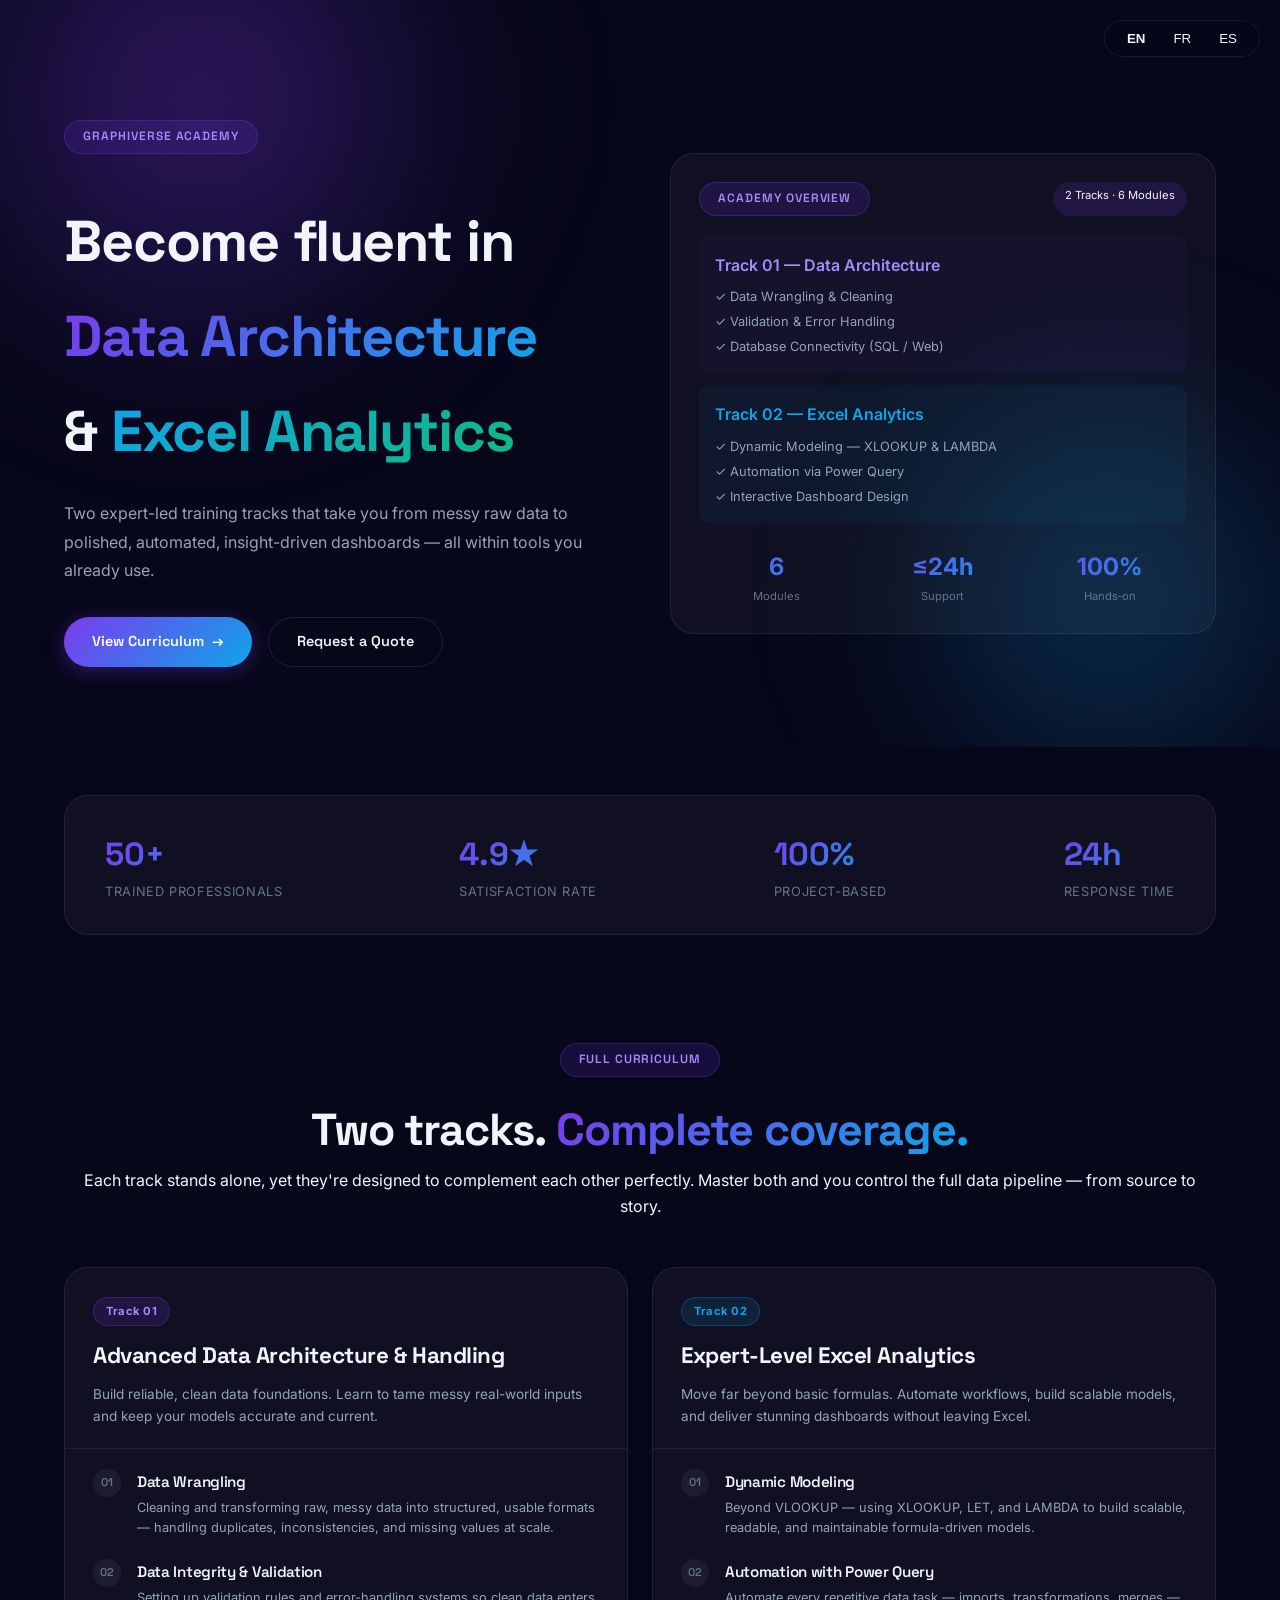
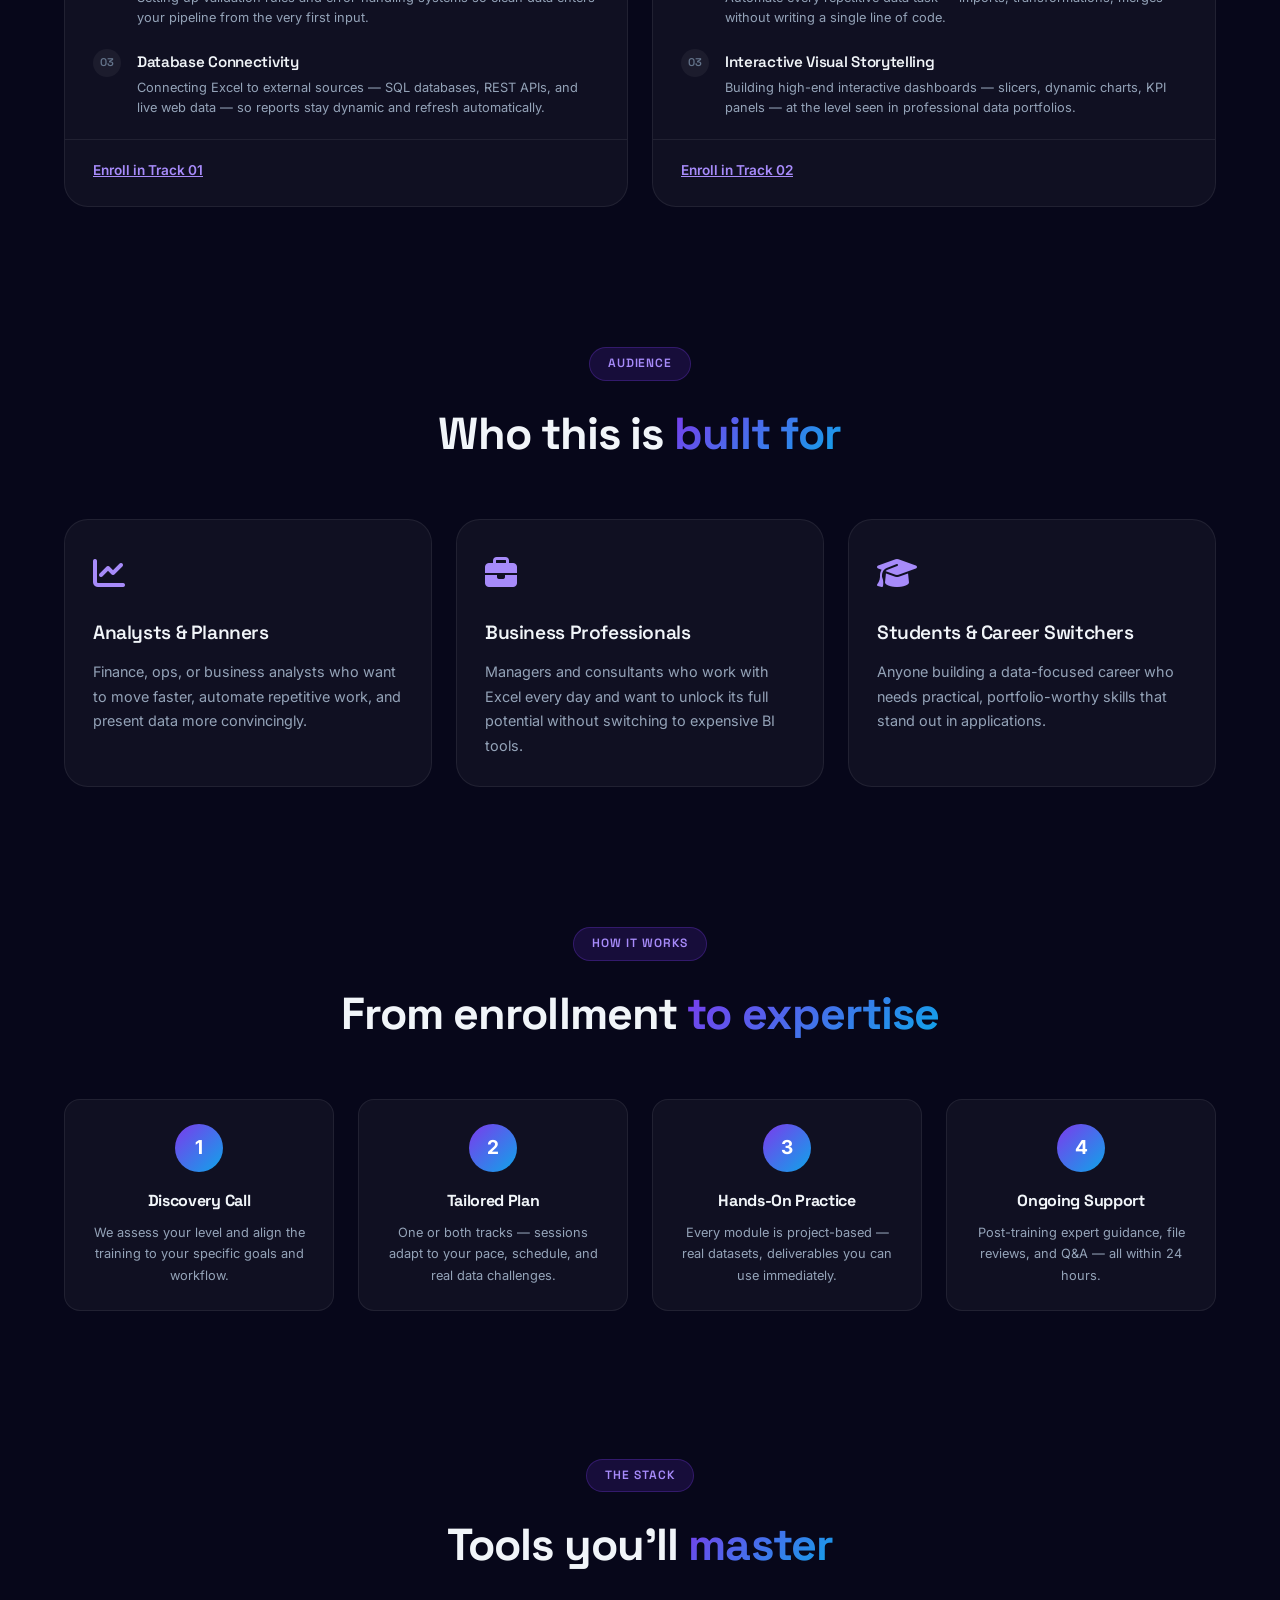
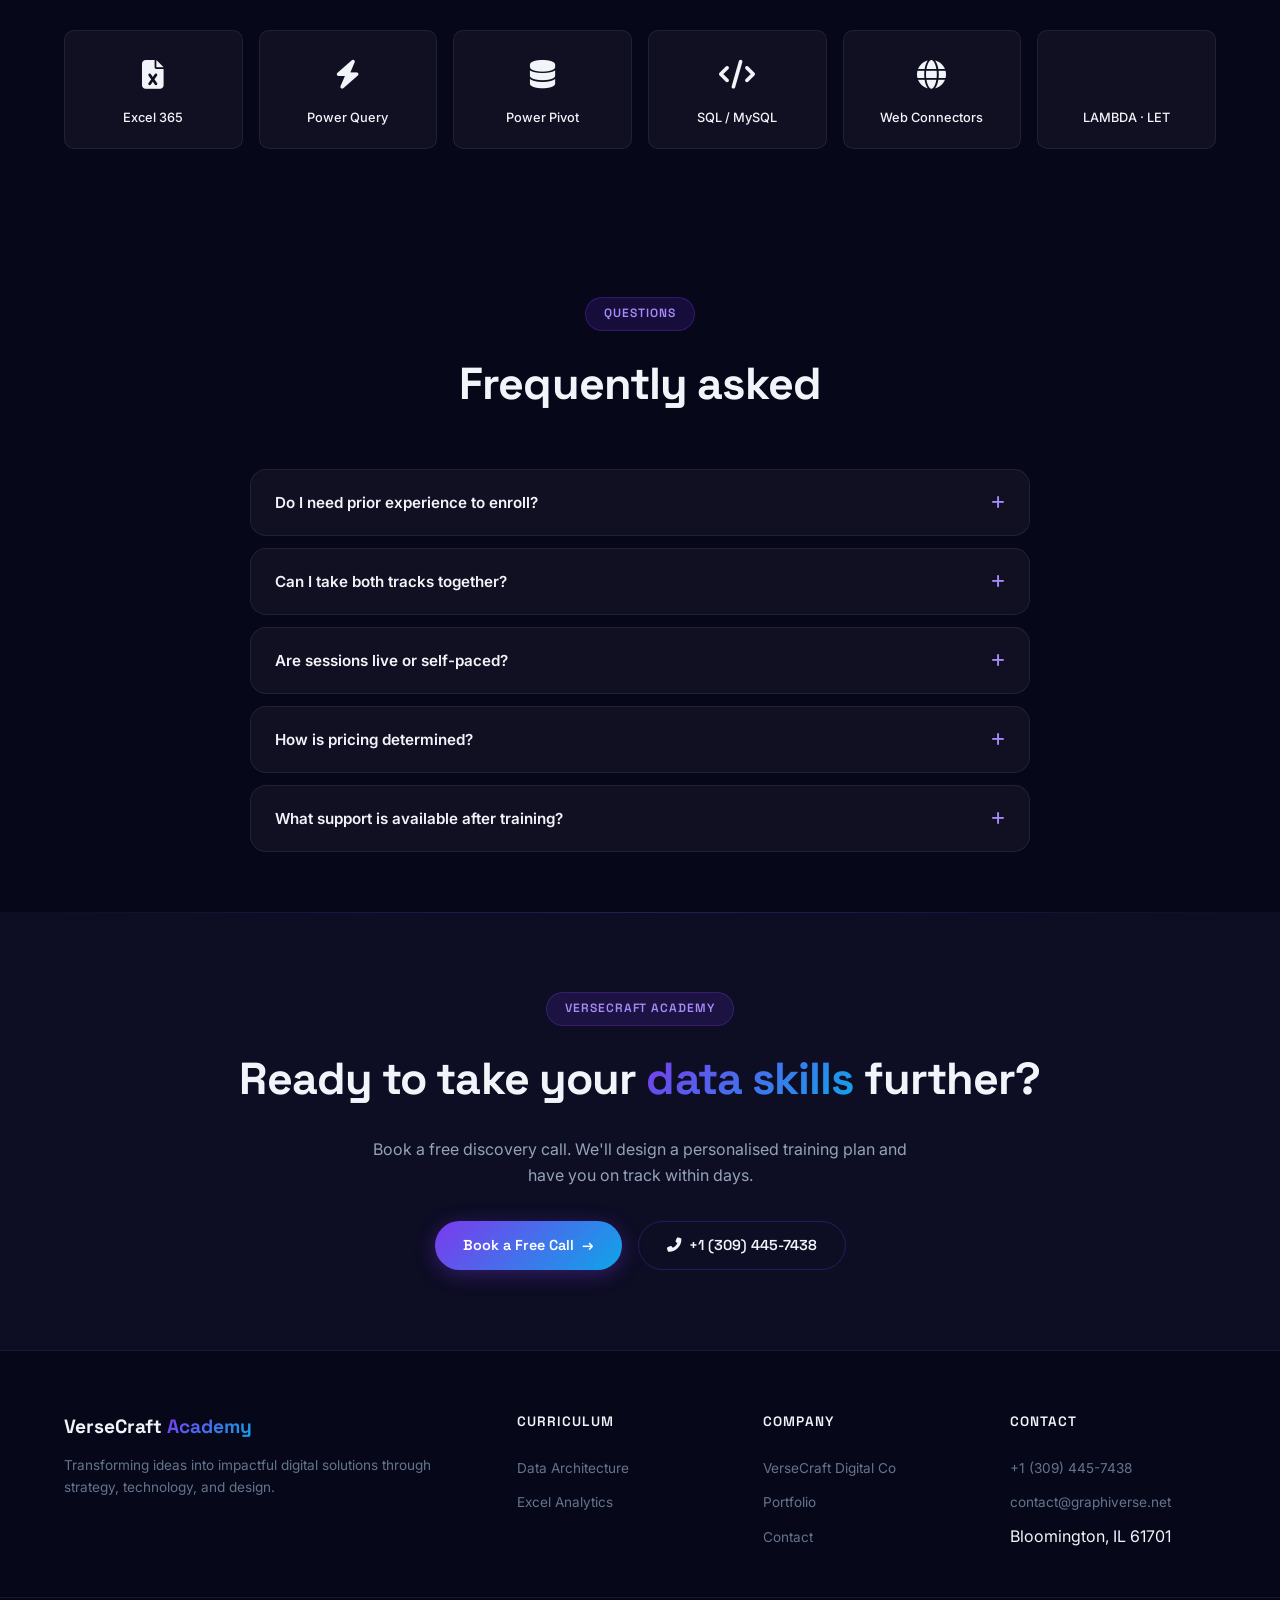
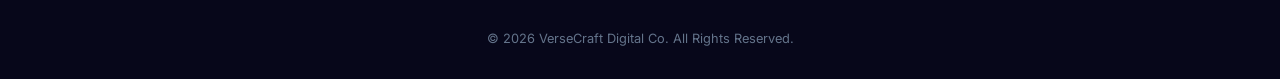
<file: services/graphiverse-academyy.html>
<!DOCTYPE html>
<html lang="en">
<head>
    <meta charset="UTF-8">
    <meta name="viewport" content="width=device-width, initial-scale=1.0, user-scalable=yes">
    <title>Graphiverse Academy — Data &amp; Excel Mastery | VerseCraft Digital Co</title>
    <meta name="description" content="Graphiverse Academy by VerseCraft Digital Co: Advanced Data Architecture & Handling and Expert-Level Excel Analytics. Professional training, live sessions, portfolio-ready skills.">
    <!-- Google Fonts (same as main site) -->
    <link rel="preconnect" href="https://fonts.googleapis.com">
    <link rel="preconnect" href="https://fonts.gstatic.com" crossorigin>
    <link href="https://fonts.googleapis.com/css2?family=Space+Grotesk:wght@300;400;500;600;700;800&family=Inter:wght@400;500;600&display=swap" rel="stylesheet">
    <link rel="stylesheet" href="https://cdnjs.cloudflare.com/ajax/libs/font-awesome/6.4.0/css/all.min.css">
    <style>
        /* ---------- GLOBAL VARIABLES (same as main site) ---------- */
        :root {
            --bg:           #07071a;
            --bg-surface:   #0d0d24;
            --bg-card:      rgba(255,255,255,0.04);
            --bg-card-h:    rgba(255,255,255,0.07);
            --primary:      #7c3aed;
            --primary-light:#a78bfa;
            --primary-glow: rgba(124,58,237,0.35);
            --secondary:    #0ea5e9;
            --secondary-glow:rgba(14,165,233,0.3);
            --accent:       #f43f5e;
            --success:      #10b981;
            --gradient:     linear-gradient(135deg, #7c3aed 0%, #0ea5e9 100%);
            --gradient-r:   linear-gradient(135deg, #0ea5e9 0%, #7c3aed 100%);
            --text:         #f1f5f9;
            --text-muted:   #64748b;
            --text-soft:    #94a3b8;
            --border:       rgba(255,255,255,0.07);
            --border-accent:rgba(124,58,237,0.28);
            --shadow:       0 20px 60px rgba(0,0,0,0.5);
            --shadow-card:  0 8px 32px rgba(0,0,0,0.4);
            --radius:       16px;
            --radius-sm:    10px;
            --radius-lg:    24px;
            --transition:   all 0.35s cubic-bezier(0.4,0,0.2,1);
            --transition-fast: all 0.2s ease;
        }

        * { margin:0; padding:0; box-sizing:border-box; }

        body {
            background: var(--bg);
            color: var(--text);
            font-family: 'Inter', sans-serif;
            line-height: 1.65;
            overflow-x: hidden;
        }

        h1, h2, h3, h4 {
            font-family: 'Space Grotesk', sans-serif;
            letter-spacing: -0.02em;
        }

        .gradient-text {
            background: var(--gradient);
            -webkit-background-clip: text;
            background-clip: text;
            -webkit-text-fill-color: transparent;
        }

        .container {
            width: 90%;
            max-width: 1280px;
            margin: 0 auto;
        }

        /* buttons */
        .btn {
            display: inline-flex;
            align-items: center;
            gap: 8px;
            padding: 12px 28px;
            border-radius: 50px;
            font-family: 'Space Grotesk', sans-serif;
            font-weight: 600;
            font-size: 0.9rem;
            transition: var(--transition);
            cursor: pointer;
            text-decoration: none;
            border: none;
        }
        .btn-primary {
            background: var(--gradient);
            color: #fff;
            box-shadow: 0 4px 20px var(--primary-glow);
        }
        .btn-primary:hover { transform: translateY(-2px); box-shadow: 0 8px 30px var(--primary-glow); }
        .btn-secondary {
            background: transparent;
            color: var(--text);
            border: 1.5px solid var(--border-accent);
        }
        .btn-secondary:hover { background: var(--bg-card); border-color: var(--primary-light); color: var(--primary-light); transform: translateY(-2px); }

        /* section header */
        .section-header {
            text-align: center;
            margin-bottom: 48px;
        }
        .section-tag {
            display: inline-block;
            padding: 6px 18px;
            border-radius: 50px;
            background: rgba(124,58,237,0.15);
            border: 1px solid var(--border-accent);
            color: var(--primary-light);
            font-size: 0.75rem;
            font-weight: 600;
            letter-spacing: 0.08em;
            text-transform: uppercase;
            margin-bottom: 16px;
            font-family: 'Space Grotesk', sans-serif;
        }
        .section-header h2 {
            font-size: clamp(2rem, 3.5vw, 2.8rem);
            color: var(--text);
        }

        /* cards grid */
        .cards-grid {
            display: grid;
            grid-template-columns: repeat(auto-fit, minmax(300px, 1fr));
            gap: 24px;
            margin: 40px 0;
        }
        .service-card {
            background: var(--bg-card);
            border: 1px solid var(--border);
            border-radius: var(--radius-lg);
            padding: 28px;
            transition: var(--transition);
        }
        .service-card:hover {
            border-color: var(--border-accent);
            transform: translateY(-4px);
            box-shadow: var(--shadow-card);
        }
        .card-icon {
            font-size: 2rem;
            margin-bottom: 16px;
            color: var(--primary-light);
        }
        .service-card h3 {
            font-size: 1.2rem;
            font-weight: 600;
            margin-bottom: 12px;
        }
        .service-card p {
            color: var(--text-soft);
            font-size: 0.9rem;
            line-height: 1.7;
        }

        /* track cards (for academy) */
        .track-card {
            background: var(--bg-card);
            border: 1px solid var(--border);
            border-radius: var(--radius-lg);
            overflow: hidden;
            transition: var(--transition);
        }
        .track-card:hover {
            border-color: var(--border-accent);
            transform: translateY(-4px);
        }
        .track-header {
            padding: 28px 28px 20px;
            border-bottom: 1px solid var(--border);
        }
        .track-badge {
            display: inline-block;
            padding: 4px 12px;
            border-radius: 50px;
            font-size: 0.7rem;
            font-weight: 700;
            letter-spacing: 0.05em;
            margin-bottom: 12px;
        }
        .track-badge.blue {
            background: rgba(124,58,237,0.15);
            color: var(--primary-light);
            border: 1px solid var(--border-accent);
        }
        .track-badge.sage {
            background: rgba(14,165,233,0.12);
            color: var(--secondary);
            border: 1px solid rgba(14,165,233,0.25);
        }
        .track-title {
            font-size: 1.4rem;
            font-weight: 700;
            margin-bottom: 8px;
        }
        .track-sub {
            color: var(--text-soft);
            font-size: 0.85rem;
        }
        .track-lessons {
            padding: 20px 28px;
            display: flex;
            flex-direction: column;
            gap: 20px;
        }
        .lesson-item {
            display: flex;
            gap: 16px;
            align-items: flex-start;
        }
        .lesson-num {
            font-family: 'Space Grotesk', monospace;
            font-size: 0.7rem;
            font-weight: 600;
            color: var(--text-muted);
            background: rgba(255,255,255,0.05);
            width: 28px;
            height: 28px;
            border-radius: 50%;
            display: flex;
            align-items: center;
            justify-content: center;
            flex-shrink: 0;
        }
        .lesson-content h4 {
            font-size: 0.95rem;
            font-weight: 600;
            margin-bottom: 4px;
        }
        .lesson-content p {
            color: var(--text-soft);
            font-size: 0.8rem;
            line-height: 1.6;
        }
        .track-footer {
            padding: 16px 28px 24px;
            border-top: 1px solid var(--border);
        }
        .track-link {
            display: inline-flex;
            align-items: center;
            gap: 8px;
            font-weight: 600;
            font-size: 0.85rem;
            color: var(--primary-light);
            transition: gap 0.2s;
        }
        .track-link:hover { gap: 12px; }

        /* stats row */
        .stats-row {
            display: flex;
            flex-wrap: wrap;
            gap: 32px;
            justify-content: space-between;
            background: var(--bg-card);
            border: 1px solid var(--border);
            border-radius: var(--radius-lg);
            padding: 32px 40px;
            margin: 48px 0;
        }
        .stat-item .val {
            font-family: 'Space Grotesk', sans-serif;
            font-size: 2rem;
            font-weight: 700;
            background: var(--gradient);
            -webkit-background-clip: text;
            background-clip: text;
            -webkit-text-fill-color: transparent;
        }
        .stat-item .lbl {
            font-size: 0.8rem;
            color: var(--text-muted);
            text-transform: uppercase;
            letter-spacing: 0.05em;
        }

        /* process steps */
        .process-grid {
            display: grid;
            grid-template-columns: repeat(4, 1fr);
            gap: 24px;
            margin: 48px 0;
        }
        .process-step {
            text-align: center;
            padding: 24px;
            background: var(--bg-card);
            border: 1px solid var(--border);
            border-radius: var(--radius);
        }
        .step-num {
            width: 48px;
            height: 48px;
            background: var(--gradient);
            border-radius: 50%;
            display: flex;
            align-items: center;
            justify-content: center;
            font-weight: 700;
            font-size: 1.2rem;
            margin: 0 auto 16px;
            color: #fff;
        }
        .process-step h4 {
            font-size: 1rem;
            margin-bottom: 8px;
        }
        .process-step p {
            font-size: 0.8rem;
            color: var(--text-soft);
        }

        /* tools grid */
        .tools-grid {
            display: grid;
            grid-template-columns: repeat(auto-fit, minmax(120px, 1fr));
            gap: 16px;
            margin: 48px 0;
        }
        .tool-item {
            background: var(--bg-card);
            border: 1px solid var(--border);
            border-radius: var(--radius-sm);
            padding: 20px 12px;
            text-align: center;
            transition: var(--transition-fast);
        }
        .tool-item:hover {
            border-color: var(--border-accent);
            transform: translateY(-2px);
        }
        .tool-icon {
            font-size: 1.8rem;
            margin-bottom: 8px;
        }
        .tool-name {
            font-size: 0.8rem;
            font-weight: 500;
        }

        /* FAQ */
        .faq-list {
            max-width: 780px;
            margin: 40px auto 0;
            display: flex;
            flex-direction: column;
            gap: 12px;
        }
        .faq-item {
            background: var(--bg-card);
            border: 1px solid var(--border);
            border-radius: var(--radius);
            overflow: hidden;
        }
        .faq-question {
            display: flex;
            justify-content: space-between;
            align-items: center;
            padding: 20px 24px;
            cursor: pointer;
            font-weight: 600;
            font-size: 0.95rem;
        }
        .faq-question i {
            transition: transform 0.3s;
            color: var(--primary-light);
        }
        .faq-item.open .faq-question i {
            transform: rotate(45deg);
        }
        .faq-answer {
            max-height: 0;
            overflow: hidden;
            transition: max-height 0.3s ease;
            padding: 0 24px;
            color: var(--text-soft);
            font-size: 0.85rem;
            line-height: 1.7;
        }
        .faq-item.open .faq-answer {
            max-height: 200px;
            padding-bottom: 20px;
        }

        /* CTA section */
        .cta-section {
            text-align: center;
            padding: 80px 0;
            background: var(--bg-surface);
            position: relative;
            overflow: hidden;
        }
        .cta-section::before {
            content: '';
            position: absolute;
            top: 0; left: 0; right: 0;
            height: 1px;
            background: linear-gradient(90deg, transparent, var(--border-accent), transparent);
        }
        .cta-title {
            font-size: clamp(1.8rem, 4vw, 2.8rem);
            margin-bottom: 20px;
        }
        .cta-sub {
            color: var(--text-soft);
            max-width: 560px;
            margin: 0 auto 32px;
            font-size: 1rem;
        }

        /* footer */
        footer {
            background: var(--bg);
            border-top: 1px solid var(--border);
            padding: 60px 0 30px;
        }
        .footer-inner {
            display: grid;
            grid-template-columns: 2fr 1fr 1fr 1fr;
            gap: 40px;
            max-width: 1280px;
            margin: 0 auto;
            width: 90%;
        }
        .footer-brand {
            font-family: 'Space Grotesk', sans-serif;
            font-size: 1.2rem;
            font-weight: 700;
        }
        .footer-brand span {
            background: var(--gradient);
            -webkit-background-clip: text;
            background-clip: text;
            -webkit-text-fill-color: transparent;
        }
        .footer-desc {
            color: var(--text-muted);
            font-size: 0.85rem;
            margin-top: 12px;
            line-height: 1.6;
        }
        .footer-col h4 {
            font-size: 0.85rem;
            font-weight: 600;
            text-transform: uppercase;
            letter-spacing: 0.08em;
            margin-bottom: 20px;
        }
        .footer-col ul {
            list-style: none;
        }
        .footer-col li {
            margin-bottom: 8px;
        }
        .footer-col a {
            color: var(--text-muted);
            text-decoration: none;
            font-size: 0.85rem;
            transition: color 0.2s;
        }
        .footer-col a:hover {
            color: var(--primary-light);
        }
        .footer-bottom {
            text-align: center;
            padding-top: 30px;
            border-top: 1px solid var(--border);
            margin-top: 40px;
            font-size: 0.8rem;
            color: var(--text-muted);
        }

        /* reveal animation */
        .reveal {
            opacity: 0;
            transform: translateY(30px);
            transition: opacity 0.7s ease, transform 0.7s ease;
        }
        .reveal.show {
            opacity: 1;
            transform: translateY(0);
        }

        /* responsive */
        @media (max-width: 960px) {
            .process-grid { grid-template-columns: repeat(2, 1fr); }
            .footer-inner { grid-template-columns: 1fr 1fr; gap: 30px; }
        }
        @media (max-width: 640px) {
            .process-grid { grid-template-columns: 1fr; }
            .footer-inner { grid-template-columns: 1fr; }
            .stats-row { flex-direction: column; align-items: center; text-align: center; }
            .track-lessons { padding: 16px; }
        }
    </style>
</head>
<body>

<!-- Language Switcher (same as main) -->
<div style="position: fixed; top: 20px; right: 20px; z-index: 1000; display: flex; gap: 8px; background: rgba(7,7,26,0.8); backdrop-filter: blur(8px); padding: 6px 12px; border-radius: 50px; border: 1px solid var(--border);">
    <button class="lang-btn active" id="enBtn" style="background: transparent; border: none; color: var(--text); padding: 4px 10px; border-radius: 40px; cursor: pointer; font-weight: 600;">EN</button>
    <button class="lang-btn" id="frBtn" style="background: transparent; border: none; color: var(--text); padding: 4px 10px; border-radius: 40px; cursor: pointer;">FR</button>
    <button class="lang-btn" id="esBtn" style="background: transparent; border: none; color: var(--text); padding: 4px 10px; border-radius: 40px; cursor: pointer;">ES</button>
</div>

<main>
    <!-- Hero Section -->
    <section class="hero" style="min-height: 80vh; display: flex; align-items: center; padding: 120px 0 80px; position: relative; overflow: hidden;">
        <div class="hero-bg" style="position: absolute; inset: 0; overflow: hidden; pointer-events: none;">
            <div class="blob" style="position: absolute; width: 600px; height: 600px; background: radial-gradient(circle, rgba(124,58,237,0.4) 0%, transparent 70%); top: -200px; left: -100px; filter: blur(80px);"></div>
            <div class="blob" style="position: absolute; width: 500px; height: 500px; background: radial-gradient(circle, rgba(14,165,233,0.3) 0%, transparent 70%); bottom: -100px; right: -80px; filter: blur(80px);"></div>
        </div>
        <div class="container" style="position: relative; z-index: 1;">
            <div class="hero-inner" style="display: grid; grid-template-columns: 1fr 1fr; gap: 60px; align-items: center;">
                <div>
                    <div class="section-tag" style="display: inline-block;" data-en="Graphiverse Academy" data-fr="Académie Graphiverse" data-es="Academia Graphiverse">Graphiverse Academy</div>
                    <h1 style="font-size: clamp(2.2rem, 4.5vw, 3.8rem); margin: 24px 0 20px;">
                        <span data-en="Become fluent in " data-fr="Maîtrisez " data-es="Domina ">Become fluent in </span>
                        <span class="gradient-text" data-en="Data Architecture" data-fr="l'Architecture des Données" data-es="la Arquitectura de Datos">Data Architecture</span><br>
                        <span data-en="&amp; " data-fr="&amp; " data-es="&amp; ">&amp; </span>
                        <span class="gradient-text" style="background: linear-gradient(135deg, #0ea5e9, #10b981); -webkit-background-clip: text;" data-en="Excel Analytics" data-fr="l'Analyse Excel" data-es="el Análisis de Excel">Excel Analytics</span>
                    </h1>
                    <p class="hero-sub" style="color: var(--text-soft); font-size: 1rem; line-height: 1.8; margin-bottom: 32px;" data-en="Two expert-led training tracks that take you from messy raw data to polished, automated, insight-driven dashboards — all within tools you already use." data-fr="Deux parcours de formation animés par des experts qui vous emmènent des données brutes aux tableaux de bord automatisés et perspicaces." data-es="Dos rutas de formación dirigidas por expertos que te llevan desde datos desordenados a paneles automatizados e informativos.">Two expert-led training tracks that take you from messy raw data to polished, automated, insight-driven dashboards — all within tools you already use.</p>
                    <div class="hero-ctas" style="display: flex; gap: 16px;">
                        <a href="#tracks" class="btn btn-primary"><span data-en="View Curriculum" data-fr="Voir le programme" data-es="Ver plan de estudios">View Curriculum</span> →</a>
                        <a href="#contact" class="btn btn-secondary"><span data-en="Request a Quote" data-fr="Demander un devis" data-es="Solicitar cotización">Request a Quote</span></a>
                    </div>
                </div>
                <div class="hero-card" style="background: var(--bg-card); border: 1px solid var(--border); border-radius: var(--radius-lg); padding: 28px;">
                    <div style="display: flex; justify-content: space-between; margin-bottom: 20px;">
                        <span class="section-tag" style="margin-bottom: 0;" data-en="Academy Overview" data-fr="Aperçu de l'Académie" data-es="Resumen de la Academia">Academy Overview</span>
                        <span style="font-size: 0.7rem; padding: 4px 12px; background: rgba(124,58,237,0.15); border-radius: 40px;" data-en="2 Tracks · 6 Modules" data-fr="2 parcours · 6 modules" data-es="2 rutas · 6 módulos">2 Tracks · 6 Modules</span>
                    </div>
                    <div style="margin-bottom: 24px;">
                        <div style="padding: 16px; background: rgba(124,58,237,0.05); border-radius: var(--radius-sm); margin-bottom: 12px;">
                            <div style="font-weight: 600; margin-bottom: 8px; color: var(--primary-light);" data-en="Track 01 — Data Architecture" data-fr="Parcours 01 — Architecture des Données" data-es="Ruta 01 — Arquitectura de Datos">Track 01 — Data Architecture</div>
                            <ul style="list-style: none; font-size: 0.8rem; color: var(--text-soft);">
                                <li style="margin-bottom: 4px;">✓ <span data-en="Data Wrangling &amp; Cleaning" data-fr="Nettoyage et transformation des données" data-es="Limpieza y transformación de datos">Data Wrangling &amp; Cleaning</span></li>
                                <li style="margin-bottom: 4px;">✓ <span data-en="Validation &amp; Error Handling" data-fr="Validation et gestion des erreurs" data-es="Validación y manejo de errores">Validation &amp; Error Handling</span></li>
                                <li>✓ <span data-en="Database Connectivity (SQL / Web)" data-fr="Connectivité aux bases de données (SQL / Web)" data-es="Conectividad a bases de datos (SQL / Web)">Database Connectivity (SQL / Web)</span></li>
                            </ul>
                        </div>
                        <div style="padding: 16px; background: rgba(14,165,233,0.05); border-radius: var(--radius-sm);">
                            <div style="font-weight: 600; margin-bottom: 8px; color: var(--secondary);" data-en="Track 02 — Excel Analytics" data-fr="Parcours 02 — Analyse Excel" data-es="Ruta 02 — Análisis de Excel">Track 02 — Excel Analytics</div>
                            <ul style="list-style: none; font-size: 0.8rem; color: var(--text-soft);">
                                <li style="margin-bottom: 4px;">✓ <span data-en="Dynamic Modeling — XLOOKUP &amp; LAMBDA" data-fr="Modélisation dynamique — XLOOKUP &amp; LAMBDA" data-es="Modelado dinámico — XLOOKUP y LAMBDA">Dynamic Modeling — XLOOKUP &amp; LAMBDA</span></li>
                                <li style="margin-bottom: 4px;">✓ <span data-en="Automation via Power Query" data-fr="Automatisation via Power Query" data-es="Automatización con Power Query">Automation via Power Query</span></li>
                                <li>✓ <span data-en="Interactive Dashboard Design" data-fr="Conception de tableaux de bord interactifs" data-es="Diseño de paneles interactivos">Interactive Dashboard Design</span></li>
                            </ul>
                        </div>
                    </div>
                    <div style="display: grid; grid-template-columns: 1fr 1fr 1fr; gap: 12px; text-align: center;">
                        <div><div style="font-size: 1.5rem; font-weight: 700; background: var(--gradient); -webkit-background-clip: text; background-clip: text; -webkit-text-fill-color: transparent;">6</div><div style="font-size: 0.7rem; color: var(--text-muted);" data-en="Modules" data-fr="Modules" data-es="Módulos">Modules</div></div>
                        <div><div style="font-size: 1.5rem; font-weight: 700; background: var(--gradient); -webkit-background-clip: text; background-clip: text; -webkit-text-fill-color: transparent;">≤24h</div><div style="font-size: 0.7rem; color: var(--text-muted);" data-en="Support" data-fr="Support" data-es="Soporte">Support</div></div>
                        <div><div style="font-size: 1.5rem; font-weight: 700; background: var(--gradient); -webkit-background-clip: text; background-clip: text; -webkit-text-fill-color: transparent;">100%</div><div style="font-size: 0.7rem; color: var(--text-muted);" data-en="Hands‑on" data-fr="Pratique" data-es="Práctico">Hands‑on</div></div>
                    </div>
                </div>
            </div>
        </div>
    </section>

    <!-- Stats -->
    <div class="container">
        <div class="stats-row reveal">
            <div class="stat-item"><div class="val">50+</div><div class="lbl" data-en="Trained Professionals" data-fr="Professionnels formés" data-es="Profesionales formados">Trained Professionals</div></div>
            <div class="stat-item"><div class="val">4.9★</div><div class="lbl" data-en="Satisfaction Rate" data-fr="Taux de satisfaction" data-es="Tasa de satisfacción">Satisfaction Rate</div></div>
            <div class="stat-item"><div class="val">100%</div><div class="lbl" data-en="Project‑Based" data-fr="Basé sur des projets" data-es="Basado en proyectos">Project‑Based</div></div>
            <div class="stat-item"><div class="val">24h</div><div class="lbl" data-en="Response Time" data-fr="Délai de réponse" data-es="Tiempo de respuesta">Response Time</div></div>
        </div>
    </div>

    <!-- Tracks (Curriculum) -->
    <section id="tracks" class="container" style="padding: 60px 0;">
        <div class="section-header reveal">
            <div class="section-tag" data-en="Full Curriculum" data-fr="Programme complet" data-es="Plan de estudios completo">Full Curriculum</div>
            <h2 data-en="Two tracks. <span class='gradient-text'>Complete coverage.</span>" data-fr="Deux parcours. <span class='gradient-text'>Couverture complète.</span>" data-es="Dos rutas. <span class='gradient-text'>Cobertura completa.</span>">Two tracks. <span class="gradient-text">Complete coverage.</span></h2>
            <p class="section-sub" data-en="Each track stands alone, yet they're designed to complement each other perfectly. Master both and you control the full data pipeline — from source to story." data-fr="Chaque parcours se suffit à lui-même, mais ils sont conçus pour se compléter parfaitement. Maîtrisez les deux et vous contrôlez l'intégralité du pipeline de données." data-es="Cada ruta es independiente, pero están diseñadas para complementarse perfectamente. Domina ambas y controlas todo el flujo de datos.">Each track stands alone, yet they're designed to complement each other perfectly. Master both and you control the full data pipeline — from source to story.</p>
        </div>
        <div class="cards-grid reveal">
            <!-- Track 01 -->
            <div class="track-card">
                <div class="track-header">
                    <span class="track-badge blue" data-en="Track 01" data-fr="Parcours 01" data-es="Ruta 01">Track 01</span>
                    <h3 class="track-title" data-en="Advanced Data Architecture &amp; Handling" data-fr="Architecture avancée des données &amp; traitement" data-es="Arquitectura avanzada de datos y manejo">Advanced Data Architecture &amp; Handling</h3>
                    <p class="track-sub" data-en="Build reliable, clean data foundations. Learn to tame messy real-world inputs and keep your models accurate and current." data-fr="Construisez des bases de données fiables et propres. Apprenez à maîtriser les données réelles désordonnées." data-es="Construye bases de datos confiables y limpias. Domina entradas desordenadas del mundo real.">Build reliable, clean data foundations. Learn to tame messy real-world inputs and keep your models accurate and current.</p>
                </div>
                <div class="track-lessons">
                    <div class="lesson-item"><div class="lesson-num">01</div><div class="lesson-content"><h4 data-en="Data Wrangling" data-fr="Nettoyage des données" data-es="Limpieza de datos">Data Wrangling</h4><p data-en="Cleaning and transforming raw, messy data into structured, usable formats — handling duplicates, inconsistencies, and missing values at scale." data-fr="Nettoyer et transformer des données brutes en formats structurés utilisables." data-es="Limpiar y transformar datos desordenados en formatos estructurados y utilizables.">Cleaning and transforming raw, messy data into structured, usable formats — handling duplicates, inconsistencies, and missing values at scale.</p></div></div>
                    <div class="lesson-item"><div class="lesson-num">02</div><div class="lesson-content"><h4 data-en="Data Integrity &amp; Validation" data-fr="Intégrité et validation des données" data-es="Integridad y validación de datos">Data Integrity &amp; Validation</h4><p data-en="Setting up validation rules and error-handling systems so clean data enters your pipeline from the very first input." data-fr="Mettre en place des règles de validation et des systèmes de gestion des erreurs." data-es="Configurar reglas de validación y sistemas de manejo de errores.">Setting up validation rules and error-handling systems so clean data enters your pipeline from the very first input.</p></div></div>
                    <div class="lesson-item"><div class="lesson-num">03</div><div class="lesson-content"><h4 data-en="Database Connectivity" data-fr="Connectivité aux bases de données" data-es="Conectividad a bases de datos">Database Connectivity</h4><p data-en="Connecting Excel to external sources — SQL databases, REST APIs, and live web data — so reports stay dynamic and refresh automatically." data-fr="Connecter Excel à des sources externes — bases de données SQL, API REST, données web." data-es="Conectar Excel a fuentes externas: bases de datos SQL, API REST, datos web.">Connecting Excel to external sources — SQL databases, REST APIs, and live web data — so reports stay dynamic and refresh automatically.</p></div></div>
                </div>
                <div class="track-footer"><a href="#contact" class="track-link" data-en="Enroll in Track 01" data-fr="S'inscrire au parcours 01" data-es="Inscribirse en Ruta 01">Enroll in Track 01 <i class="fas fa-arrow-right"></i></a></div>
            </div>
            <!-- Track 02 -->
            <div class="track-card">
                <div class="track-header">
                    <span class="track-badge sage" data-en="Track 02" data-fr="Parcours 02" data-es="Ruta 02">Track 02</span>
                    <h3 class="track-title" data-en="Expert‑Level Excel Analytics" data-fr="Analyse Excel de niveau expert" data-es="Análisis de Excel de nivel experto">Expert‑Level Excel Analytics</h3>
                    <p class="track-sub" data-en="Move far beyond basic formulas. Automate workflows, build scalable models, and deliver stunning dashboards without leaving Excel." data-fr="Allez bien au-delà des formules de base. Automatisez les flux de travail, créez des modèles évolutifs." data-es="Ve más allá de las fórmulas básicas. Automatiza flujos de trabajo, crea modelos escalables.">Move far beyond basic formulas. Automate workflows, build scalable models, and deliver stunning dashboards without leaving Excel.</p>
                </div>
                <div class="track-lessons">
                    <div class="lesson-item"><div class="lesson-num">01</div><div class="lesson-content"><h4 data-en="Dynamic Modeling" data-fr="Modélisation dynamique" data-es="Modelado dinámico">Dynamic Modeling</h4><p data-en="Beyond VLOOKUP — using XLOOKUP, LET, and LAMBDA to build scalable, readable, and maintainable formula-driven models." data-fr="Au-delà de RECHERCHEV — utilisez XLOOKUP, LET et LAMBDA." data-es="Más allá de BUSCARV: use XLOOKUP, LET y LAMBDA.">Beyond VLOOKUP — using XLOOKUP, LET, and LAMBDA to build scalable, readable, and maintainable formula-driven models.</p></div></div>
                    <div class="lesson-item"><div class="lesson-num">02</div><div class="lesson-content"><h4 data-en="Automation with Power Query" data-fr="Automatisation avec Power Query" data-es="Automatización con Power Query">Automation with Power Query</h4><p data-en="Automate every repetitive data task — imports, transformations, merges — without writing a single line of code." data-fr="Automatisez chaque tâche de données répétitive sans écrire une seule ligne de code." data-es="Automatiza cada tarea repetitiva de datos sin escribir código.">Automate every repetitive data task — imports, transformations, merges — without writing a single line of code.</p></div></div>
                    <div class="lesson-item"><div class="lesson-num">03</div><div class="lesson-content"><h4 data-en="Interactive Visual Storytelling" data-fr="Narration visuelle interactive" data-es="Narración visual interactiva">Interactive Visual Storytelling</h4><p data-en="Building high-end interactive dashboards — slicers, dynamic charts, KPI panels — at the level seen in professional data portfolios." data-fr="Créez des tableaux de bord interactifs haut de gamme — segments, graphiques dynamiques, indicateurs de performance." data-es="Construye paneles interactivos de alto nivel: segmentaciones, gráficos dinámicos, paneles KPI.">Building high-end interactive dashboards — slicers, dynamic charts, KPI panels — at the level seen in professional data portfolios.</p></div></div>
                </div>
                <div class="track-footer"><a href="#contact" class="track-link" data-en="Enroll in Track 02" data-fr="S'inscrire au parcours 02" data-es="Inscribirse en Ruta 02">Enroll in Track 02 <i class="fas fa-arrow-right"></i></a></div>
            </div>
        </div>
    </section>

    <!-- Who It's For -->
    <section class="container" style="padding: 40px 0;">
        <div class="section-header reveal">
            <div class="section-tag" data-en="Audience" data-fr="Public" data-es="Audiencia">Audience</div>
            <h2 data-en="Who this is <span class='gradient-text'>built for</span>" data-fr="À qui cela <span class='gradient-text'>s'adresse</span>" data-es="Para quién está <span class='gradient-text'>diseñado</span>">Who this is <span class="gradient-text">built for</span></h2>
        </div>
        <div class="cards-grid reveal">
            <div class="service-card"><div class="card-icon"><i class="fas fa-chart-line"></i></div><h3 data-en="Analysts &amp; Planners" data-fr="Analystes &amp; planificateurs" data-es="Analistas y planificadores">Analysts &amp; Planners</h3><p data-en="Finance, ops, or business analysts who want to move faster, automate repetitive work, and present data more convincingly." data-fr="Analystes financiers, opérationnels ou commerciaux qui veulent aller plus vite, automatiser et présenter les données." data-es="Analistas financieros, operativos o de negocios que quieren ser más rápidos, automatizar y presentar datos.">Finance, ops, or business analysts who want to move faster, automate repetitive work, and present data more convincingly.</p></div>
            <div class="service-card"><div class="card-icon"><i class="fas fa-briefcase"></i></div><h3 data-en="Business Professionals" data-fr="Professionnels" data-es="Profesionales de negocios">Business Professionals</h3><p data-en="Managers and consultants who work with Excel every day and want to unlock its full potential without switching to expensive BI tools." data-fr="Managers et consultants qui utilisent Excel quotidiennement et veulent libérer son potentiel." data-es="Gerentes y consultores que usan Excel a diario y quieren desbloquear su potencial.">Managers and consultants who work with Excel every day and want to unlock its full potential without switching to expensive BI tools.</p></div>
            <div class="service-card"><div class="card-icon"><i class="fas fa-graduation-cap"></i></div><h3 data-en="Students &amp; Career Switchers" data-fr="Étudiants &amp; reconversions" data-es="Estudiantes y cambios de carrera">Students &amp; Career Switchers</h3><p data-en="Anyone building a data-focused career who needs practical, portfolio-worthy skills that stand out in applications." data-fr="Toute personne construisant une carrière axée sur les données et ayant besoin de compétences pratiques." data-es="Cualquier persona que construya una carrera centrada en datos y necesite habilidades prácticas.">Anyone building a data-focused career who needs practical, portfolio-worthy skills that stand out in applications.</p></div>
        </div>
    </section>

    <!-- Process -->
    <section class="container" style="padding: 60px 0;">
        <div class="section-header reveal">
            <div class="section-tag" data-en="How It Works" data-fr="Comment ça marche" data-es="Cómo funciona">How It Works</div>
            <h2 data-en="From enrollment <span class='gradient-text'>to expertise</span>" data-fr="De l'inscription <span class='gradient-text'>à l'expertise</span>" data-es="Desde la inscripción <span class='gradient-text'>hasta la experiencia</span>">From enrollment <span class="gradient-text">to expertise</span></h2>
        </div>
        <div class="process-grid reveal">
            <div class="process-step"><div class="step-num">1</div><h4 data-en="Discovery Call" data-fr="Appel découverte" data-es="Llamada de descubrimiento">Discovery Call</h4><p data-en="We assess your level and align the training to your specific goals and workflow." data-fr="Nous évaluons votre niveau et adaptons la formation à vos objectifs." data-es="Evaluamos tu nivel y adaptamos la formación a tus objetivos.">We assess your level and align the training to your specific goals and workflow.</p></div>
            <div class="process-step"><div class="step-num">2</div><h4 data-en="Tailored Plan" data-fr="Plan sur mesure" data-es="Plan personalizado">Tailored Plan</h4><p data-en="One or both tracks — sessions adapt to your pace, schedule, and real data challenges." data-fr="Un ou deux parcours — sessions adaptées à votre rythme." data-es="Una o ambas rutas: sesiones adaptadas a tu ritmo.">One or both tracks — sessions adapt to your pace, schedule, and real data challenges.</p></div>
            <div class="process-step"><div class="step-num">3</div><h4 data-en="Hands-On Practice" data-fr="Pratique concrète" data-es="Práctica práctica">Hands-On Practice</h4><p data-en="Every module is project-based — real datasets, deliverables you can use immediately." data-fr="Chaque module est basé sur des projets réels." data-es="Cada módulo está basado en proyectos con datos reales.">Every module is project-based — real datasets, deliverables you can use immediately.</p></div>
            <div class="process-step"><div class="step-num">4</div><h4 data-en="Ongoing Support" data-fr="Support continu" data-es="Soporte continuo">Ongoing Support</h4><p data-en="Post-training expert guidance, file reviews, and Q&amp;A — all within 24 hours." data-fr="Conseils d'experts post-formation, revues de fichiers et questions-réponses." data-es="Orientación experta posterior, revisiones de archivos y preguntas.">Post-training expert guidance, file reviews, and Q&amp;A — all within 24 hours.</p></div>
        </div>
    </section>

    <!-- Tools -->
    <section class="container" style="padding: 40px 0;">
        <div class="section-header reveal">
            <div class="section-tag" data-en="The Stack" data-fr="La pile" data-es="El stack">The Stack</div>
            <h2 data-en="Tools you'll <span class='gradient-text'>master</span>" data-fr="Les outils que vous <span class='gradient-text'>maîtriserez</span>" data-es="Herramientas que <span class='gradient-text'>dominarás</span>">Tools you'll <span class="gradient-text">master</span></h2>
        </div>
        <div class="tools-grid reveal">
            <div class="tool-item"><div class="tool-icon"><i class="fas fa-file-excel"></i></div><div class="tool-name">Excel 365</div></div>
            <div class="tool-item"><div class="tool-icon"><i class="fas fa-bolt"></i></div><div class="tool-name">Power Query</div></div>
            <div class="tool-item"><div class="tool-icon"><i class="fas fa-database"></i></div><div class="tool-name">Power Pivot</div></div>
            <div class="tool-item"><div class="tool-icon"><i class="fas fa-code"></i></div><div class="tool-name">SQL / MySQL</div></div>
            <div class="tool-item"><div class="tool-icon"><i class="fas fa-globe"></i></div><div class="tool-name">Web Connectors</div></div>
            <div class="tool-item"><div class="tool-icon"><i class="fas fa-lambda"></i></div><div class="tool-name">LAMBDA · LET</div></div>
        </div>
    </section>

    <!-- FAQ -->
    <section id="faq" class="container" style="padding: 60px 0;">
        <div class="section-header reveal">
            <div class="section-tag" data-en="Questions" data-fr="Questions" data-es="Preguntas">Questions</div>
            <h2 data-en="Frequently asked" data-fr="Foire aux questions" data-es="Preguntas frecuentes">Frequently asked</h2>
        </div>
        <div class="faq-list reveal">
            <div class="faq-item"><div class="faq-question"><span data-en="Do I need prior experience to enroll?" data-fr="Ai-je besoin d'une expérience préalable pour m'inscrire ?" data-es="¿Necesito experiencia previa para inscribirme?">Do I need prior experience to enroll?</span><i class="fas fa-plus"></i></div><div class="faq-answer"><p data-en="Basic Excel familiarity is helpful, but no advanced skills are required for Track 01. During your discovery call we'll assess your level and find the right entry point. Track 02 pairs best with some formula experience." data-fr="Une familiarité de base avec Excel est utile, mais aucune compétence avancée n'est requise pour le parcours 01. Lors de votre appel découverte, nous évaluerons votre niveau." data-es="La familiaridad básica con Excel es útil, pero no se requieren habilidades avanzadas para la Ruta 01. En la llamada de descubrimiento evaluaremos tu nivel.">Basic Excel familiarity is helpful, but no advanced skills are required for Track 01. During your discovery call we'll assess your level and find the right entry point. Track 02 pairs best with some formula experience.</p></div></div>
            <div class="faq-item"><div class="faq-question"><span data-en="Can I take both tracks together?" data-fr="Puis-je suivre les deux parcours ensemble ?" data-es="¿Puedo tomar ambas rutas juntas?">Can I take both tracks together?</span><i class="fas fa-plus"></i></div><div class="faq-answer"><p data-en="Yes — and we encourage it. Track 01 teaches you to architect reliable data; Track 02 teaches you to model and visualize it. Together they cover the entire professional analytics workflow." data-fr="Oui — et nous l'encourageons. Le parcours 01 vous apprend à architecturer des données fiables ; le parcours 02 à les modéliser et visualiser." data-es="Sí, y lo fomentamos. La Ruta 01 enseña a arquitecturar datos confiables; la Ruta 02 a modelarlos y visualizarlos.">Yes — and we encourage it. Track 01 teaches you to architect reliable data; Track 02 teaches you to model and visualize it. Together they cover the entire professional analytics workflow.</p></div></div>
            <div class="faq-item"><div class="faq-question"><span data-en="Are sessions live or self-paced?" data-fr="Les sessions sont-elles en direct ou à votre rythme ?" data-es="¿Las sesiones son en vivo o a su propio ritmo?">Are sessions live or self-paced?</span><i class="fas fa-plus"></i></div><div class="faq-answer"><p data-en="All training is delivered in live, personalized sessions tailored to your schedule. You get direct expert feedback and real-time Q&amp;A — far more effective than pre-recorded courses." data-fr="Toute la formation est dispensée en sessions personnalisées en direct, adaptées à votre emploi du temps." data-es="Toda la formación se imparte en sesiones personalizadas en vivo, adaptadas a tu horario.">All training is delivered in live, personalized sessions tailored to your schedule. You get direct expert feedback and real-time Q&amp;A — far more effective than pre-recorded courses.</p></div></div>
            <div class="faq-item"><div class="faq-question"><span data-en="How is pricing determined?" data-fr="Comment le prix est-il déterminé ?" data-es="¿Cómo se determina el precio?">How is pricing determined?</span><i class="fas fa-plus"></i></div><div class="faq-answer"><p data-en="Every engagement is quoted individually based on your goals, session count, and chosen tracks. Contact us for a free, no-obligation quote. Payment is 50% upfront and 50% upon completion." data-fr="Chaque engagement est devisé individuellement en fonction de vos objectifs, du nombre de sessions et des parcours choisis." data-es="Cada compromiso se cotiza individualmente según tus objetivos, número de sesiones y rutas elegidas.">Every engagement is quoted individually based on your goals, session count, and chosen tracks. Contact us for a free, no-obligation quote. Payment is 50% upfront and 50% upon completion.</p></div></div>
            <div class="faq-item"><div class="faq-question"><span data-en="What support is available after training?" data-fr="Quel support est disponible après la formation ?" data-es="¿Qué soporte está disponible después de la formación?">What support is available after training?</span><i class="fas fa-plus"></i></div><div class="faq-answer"><p data-en="All Academy students receive post-training support: file reviews, formula checks, and expert Q&amp;A responded to within 24 hours. We remain invested in your success after the last session." data-fr="Tous les étudiants de l'Académie bénéficient d'un support post-formation : revues de fichiers, vérifications de formules et questions-réponses." data-es="Todos los estudiantes de la Academia reciben soporte posterior: revisiones de archivos, comprobaciones de fórmulas y preguntas respondidas en 24 horas.">All Academy students receive post-training support: file reviews, formula checks, and expert Q&amp;A responded to within 24 hours. We remain invested in your success after the last session.</p></div></div>
        </div>
    </section>

    <!-- CTA -->
    <section class="cta-section" id="contact">
        <div class="container">
            <div class="reveal">
                <div class="section-tag" style="display: inline-block;" data-en="VerseCraft Academy" data-fr="Académie Graphiverse" data-es="Academia Graphiverse">VerseCraft Academy</div>
                <h2 class="cta-title" data-en="Ready to take your <span class='gradient-text'>data skills</span> further?" data-fr="Prêt à aller plus loin avec vos <span class='gradient-text'>compétences en données</span> ?" data-es="¿Listo para llevar tus <span class='gradient-text'>habilidades de datos</span> más lejos?">Ready to take your <span class="gradient-text">data skills</span> further?</h2>
                <p class="cta-sub" data-en="Book a free discovery call. We'll design a personalised training plan and have you on track within days." data-fr="Réservez un appel découverte gratuit. Nous concevrons un plan de formation personnalisé et vous serez sur la bonne voie en quelques jours." data-es="Reserva una llamada de descubrimiento gratuita. Diseñaremos un plan de formación personalizado y estarás en camino en cuestión de días.">Book a free discovery call. We'll design a personalised training plan and have you on track within days.</p>
                <div class="cta-btns" style="display: flex; gap: 16px; justify-content: center;">
                    <a href="https://www.graphiverse.net/#contact" class="btn btn-primary"><span data-en="Book a Free Call" data-fr="Réserver un appel gratuit" data-es="Reservar llamada gratuita">Book a Free Call</span> →</a>
                    <a href="tel:+13094457438" class="btn btn-secondary"><i class="fas fa-phone-alt"></i> +1 (309) 445-7438</a>
                </div>
            </div>
        </div>
    </section>
</main>

<footer>
    <div class="footer-inner">
        <div><div class="footer-brand">VerseCraft <span>Academy</span></div><p class="footer-desc" data-en="Transforming ideas into impactful digital solutions through strategy, technology, and design." data-fr="Transformer des idées en solutions numériques percutantes." data-es="Transformando ideas en soluciones digitales de impacto.">Transforming ideas into impactful digital solutions through strategy, technology, and design.</p></div>
        <div class="footer-col"><h4 data-en="Curriculum" data-fr="Programme" data-es="Plan de estudios">Curriculum</h4><ul><li><a href="#tracks" data-en="Data Architecture" data-fr="Architecture des données" data-es="Arquitectura de datos">Data Architecture</a></li><li><a href="#tracks" data-en="Excel Analytics" data-fr="Analyse Excel" data-es="Análisis de Excel">Excel Analytics</a></li></ul></div>
        <div class="footer-col"><h4 data-en="Company" data-fr="Société" data-es="Empresa">Company</h4><ul><li><a href="https://www.graphiverse.net/">VerseCraft Digital Co</a></li><li><a href="https://www.graphiverse.net/#portfolio">Portfolio</a></li><li><a href="https://www.graphiverse.net/#contact">Contact</a></li></ul></div>
        <div class="footer-col"><h4 data-en="Contact" data-fr="Contact" data-es="Contacto">Contact</h4><ul><li><a href="tel:+13094457438">+1 (309) 445-7438</a></li><li><a href="mailto:contact@graphiverse.net">contact@graphiverse.net</a></li><li><span data-en="Bloomington, IL 61701" data-fr="Bloomington, IL 61701" data-es="Bloomington, IL 61701">Bloomington, IL 61701</span></li></ul></div>
    </div>
    <div class="footer-bottom"><span>© 2026 VerseCraft Digital Co. <span data-en="All Rights Reserved." data-fr="Tous droits réservés." data-es="Todos los derechos reservados.">All Rights Reserved.</span></span></div>
</footer>

<script>
    // Language system
    let currentLang = 'en';
    function switchLanguage(lang) {
        currentLang = lang;
        document.querySelectorAll('[data-en]').forEach(el => {
            const val = el.dataset[lang] || el.dataset.en;
            if (el.tagName === 'INPUT' || el.tagName === 'TEXTAREA') el.placeholder = val;
            else if (el.tagName !== 'IMG') el.innerHTML = val;
            else el.alt = val;
        });
        document.querySelectorAll('.lang-btn').forEach(btn => btn.classList.remove('active'));
        document.getElementById(lang+'Btn').classList.add('active');
    }
    document.getElementById('enBtn').addEventListener('click', () => switchLanguage('en'));
    document.getElementById('frBtn').addEventListener('click', () => switchLanguage('fr'));
    document.getElementById('esBtn').addEventListener('click', () => switchLanguage('es'));
    switchLanguage('en');

    // FAQ accordion
    document.querySelectorAll('.faq-question').forEach(q => {
        q.addEventListener('click', () => {
            const item = q.parentElement;
            const isOpen = item.classList.contains('open');
            document.querySelectorAll('.faq-item').forEach(i => i.classList.remove('open'));
            if (!isOpen) item.classList.add('open');
        });
    });

    // Reveal on scroll
    const revealObserver = new IntersectionObserver((entries) => {
        entries.forEach(e => { if(e.isIntersecting) e.target.classList.add('show'); });
    }, { threshold: 0.1 });
    document.querySelectorAll('.reveal').forEach(el => revealObserver.observe(el));
</script>
</body>
</html>
</file>
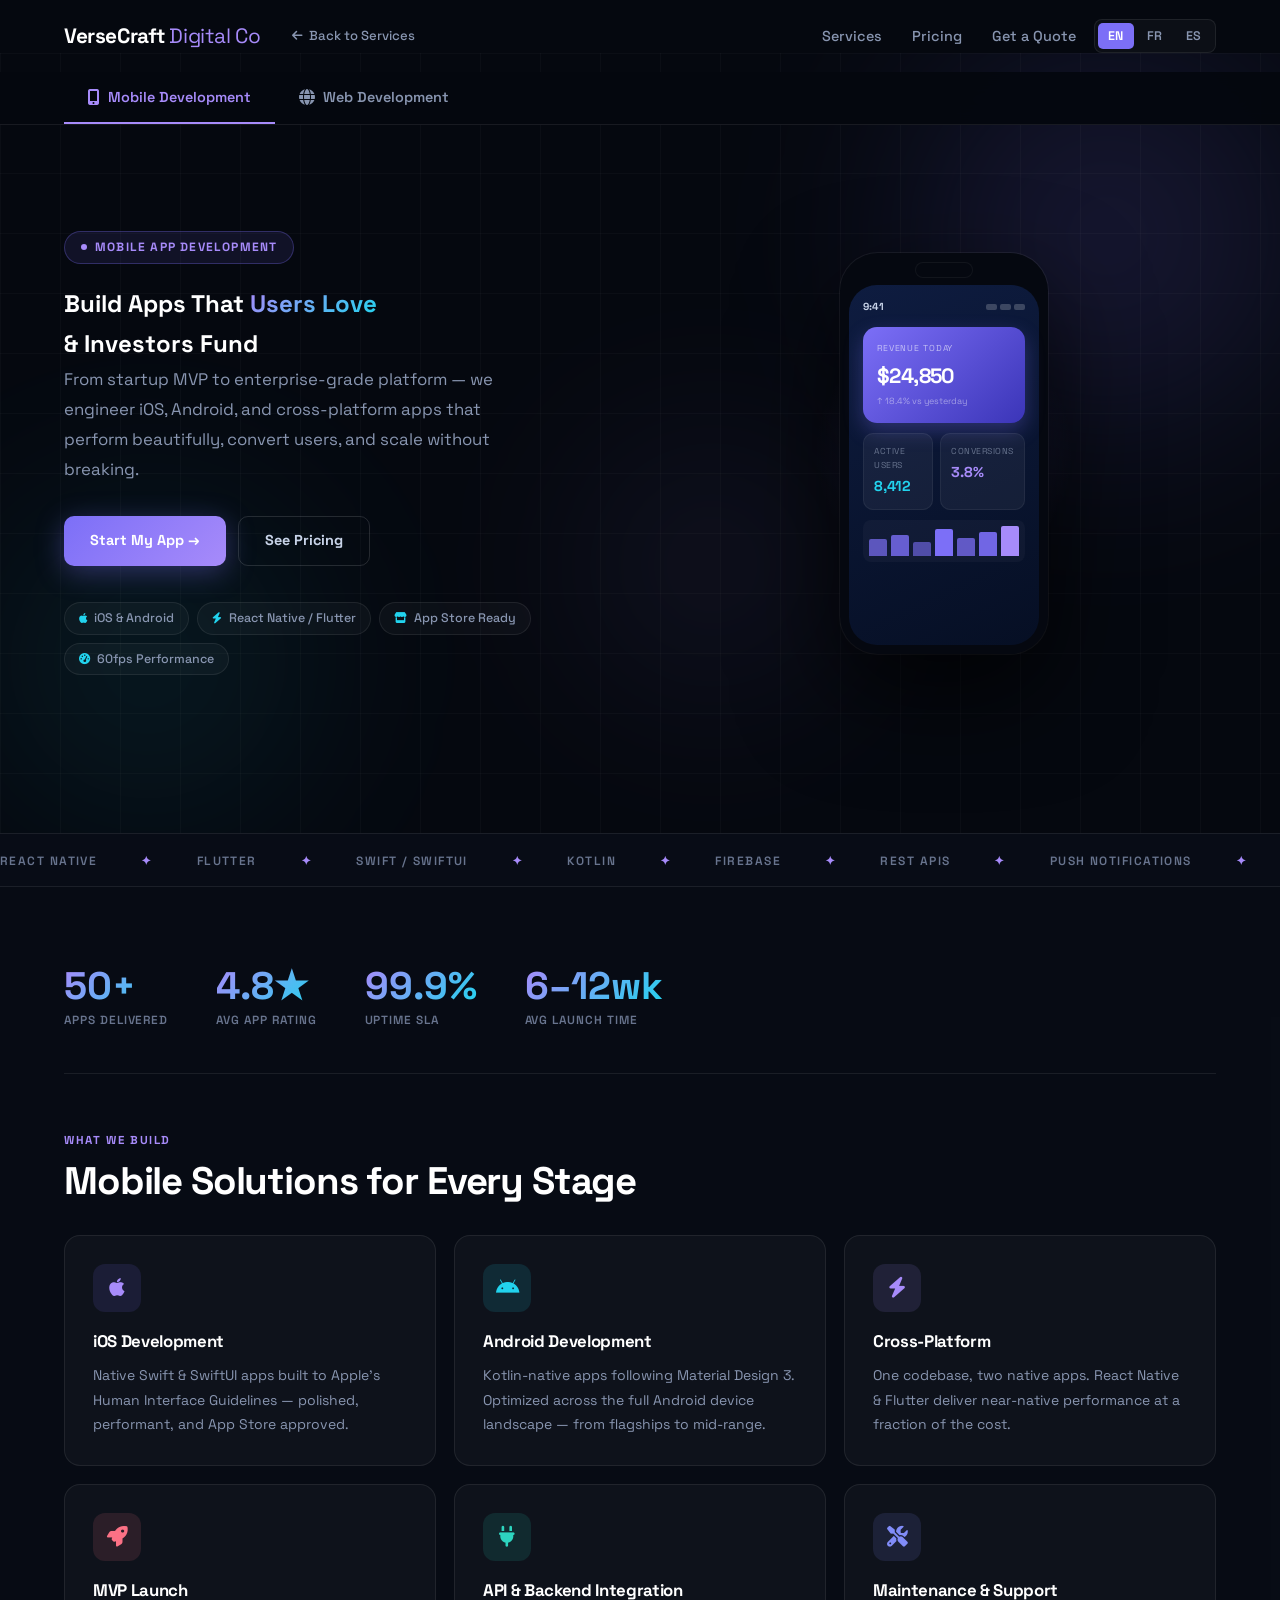
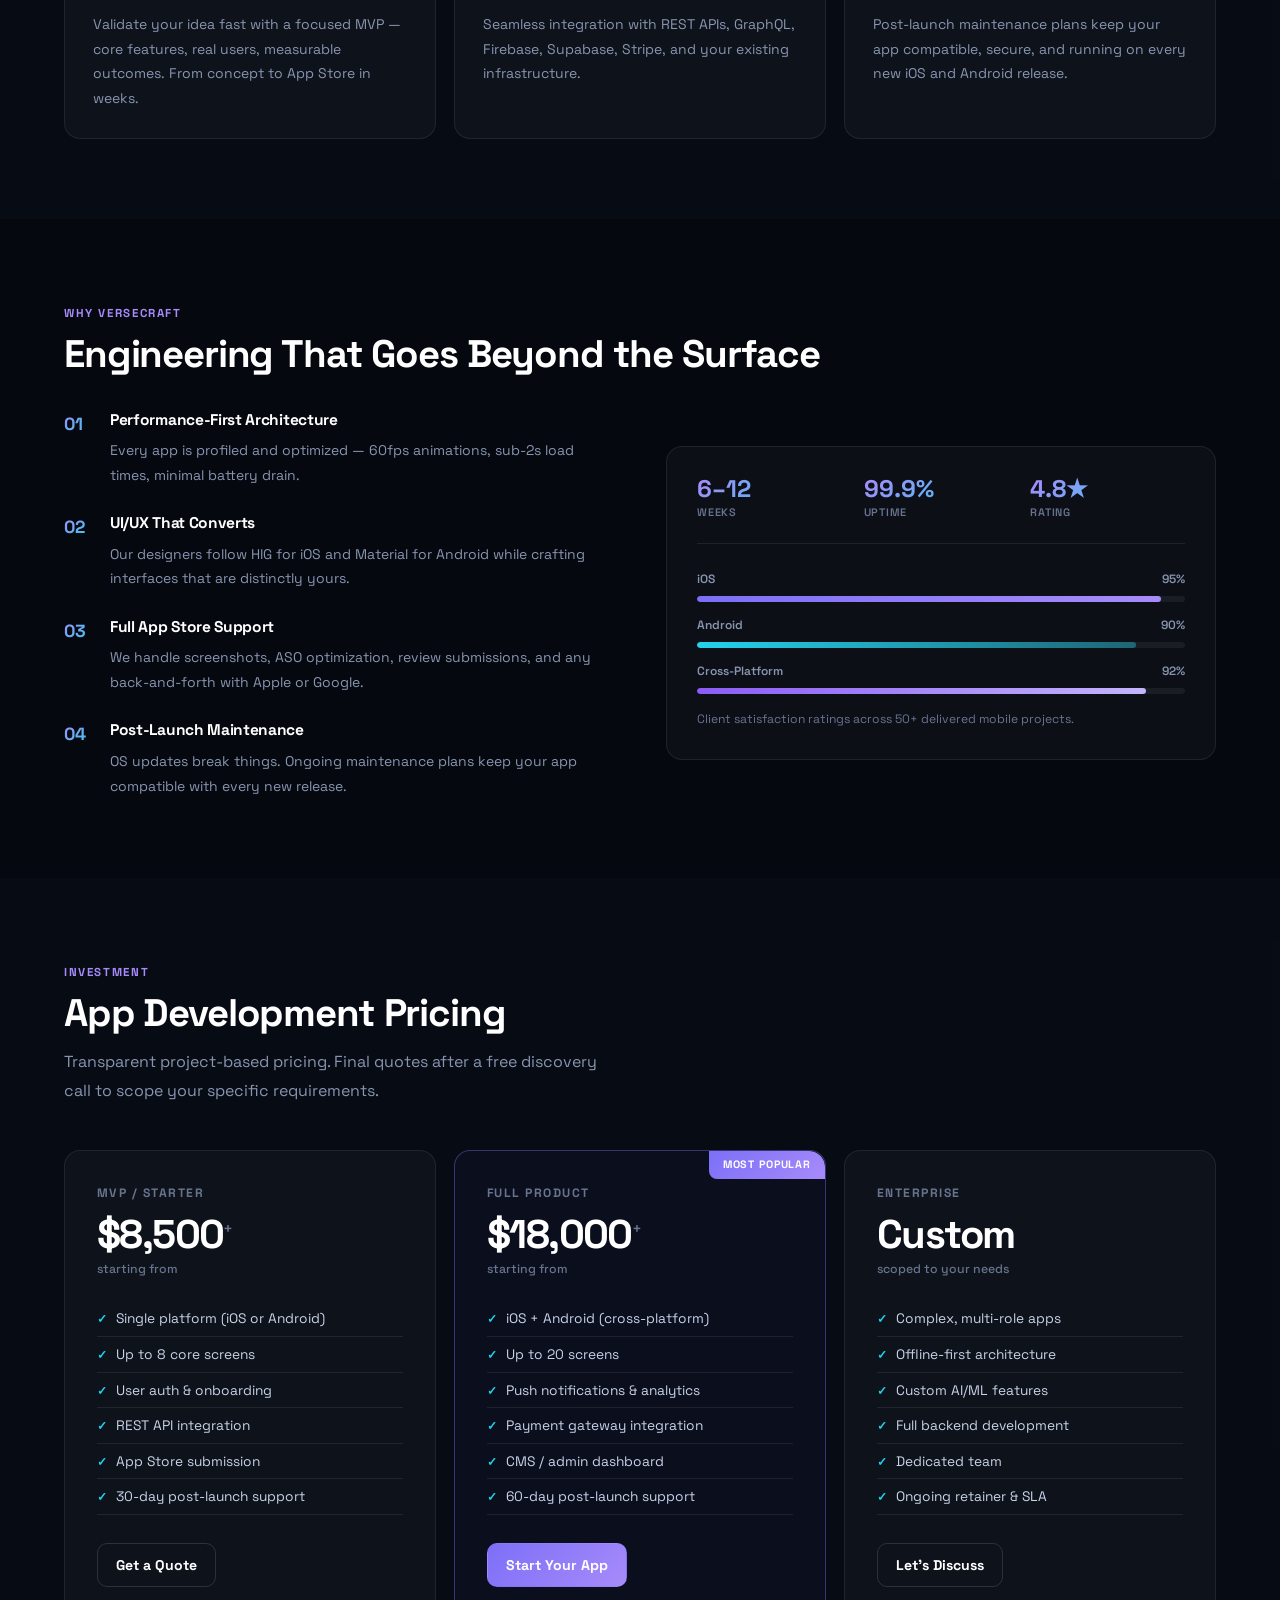
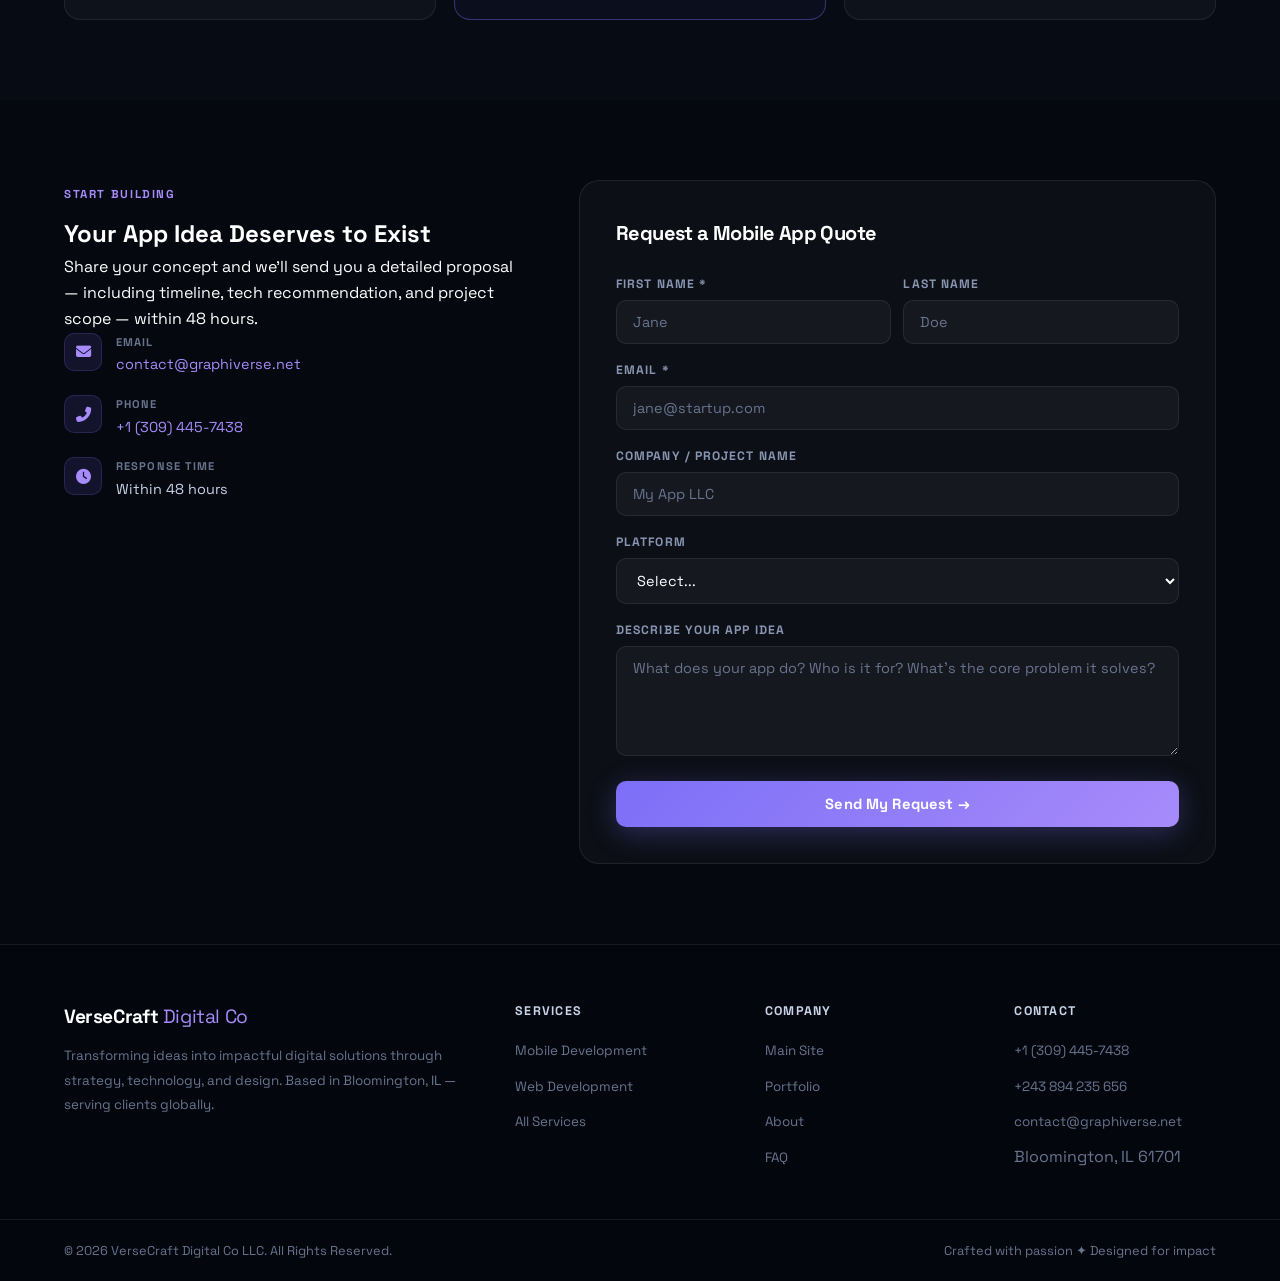
<file: services/web-mobile-dev.html>
<!DOCTYPE html>
<html lang="en">
<head>
<meta charset="UTF-8">
<meta name="viewport" content="width=device-width, initial-scale=1.0, user-scalable=yes">
<title>VerseCraft Digital Co — Web &amp; Mobile Development</title>
<meta name="description" content="VerseCraft Digital Co builds premium custom websites and mobile apps. iOS, Android, cross-platform, e-commerce, web applications and more.">
<link rel="preconnect" href="https://fonts.googleapis.com">
<link rel="preconnect" href="https://fonts.gstatic.com" crossorigin>
<link href="https://fonts.googleapis.com/css2?family=Space+Grotesk:wght@300;400;500;600;700;800&family=Inter:wght@400;500;600&display=swap" rel="stylesheet">
<link rel="stylesheet" href="https://cdnjs.cloudflare.com/ajax/libs/font-awesome/6.4.0/css/all.min.css">
<style>
/* ═══════════════════════════ TOKENS (matching main site) ══════════════════════ */
:root {
  --bg:          #05080f;
  --bg2:         #090d18;
  --surface:     rgba(255,255,255,.03);
  --surface2:    rgba(255,255,255,.055);
  --border:      rgba(255,255,255,.08);
  --border2:     rgba(255,255,255,.13);
  --accent:      #7c6ff7;
  --accent2:     #a78bfa;
  --gold:        #f0b429;
  --gold2:       #fcd34d;
  --cyan:        #22d3ee;
  --rose:        #fb7185;
  --white:       #ffffff;
  --off:         #c8d3e8;
  --muted:       #68748e;
  --muted2:      #8895b0;
  --card-radius: 16px;
  --transition:  .25s cubic-bezier(.4,0,.2,1);
}
*,*::before,*::after{box-sizing:border-box;margin:0;padding:0}
html{scroll-behavior:smooth;font-size:16px}
body{font-family:'Space Grotesk',sans-serif;background:var(--bg);color:var(--white);overflow-x:hidden;line-height:1.65}
img{max-width:100%;display:block}
a{color:inherit}

/* ═══ SKIP ══ */
.skip-link{position:absolute;left:-9999px;top:0;z-index:9999;background:var(--accent);color:#fff;font-weight:700;padding:12px 20px;font-size:.9rem;text-decoration:none;border-radius:0 0 8px 0}
.skip-link:focus{left:0}

/* ═══ SCROLLBAR ══ */
::-webkit-scrollbar{width:6px}
::-webkit-scrollbar-track{background:var(--bg)}
::-webkit-scrollbar-thumb{background:rgba(124,111,247,.4);border-radius:3px}

/* ══════════════════════════════ HEADER ══════════════════════════════ */
#header{position:fixed;top:0;left:0;right:0;z-index:500;transition:background var(--transition),box-shadow var(--transition)}
#header.scrolled{background:rgba(5,8,15,.96);backdrop-filter:blur(20px);box-shadow:0 1px 0 var(--border)}
.header-container{max-width:1200px;margin:0 auto;padding:0 24px;display:flex;align-items:center;height:72px;gap:32px}
.logo{text-decoration:none;flex-shrink:0}
.logo-text{font-size:1.3rem;font-weight:700;color:var(--white);letter-spacing:-.02em}
.logo-text em{font-style:normal;color:var(--accent2);font-weight:400}

/* Back link */
.back-link{display:inline-flex;align-items:center;gap:6px;font-size:.82rem;font-weight:500;color:var(--muted2);text-decoration:none;transition:color var(--transition)}
.back-link:hover{color:var(--white)}
.back-link i{font-size:.75rem;transition:transform var(--transition)}
.back-link:hover i{transform:translateX(-3px)}

#mainNav{display:flex;align-items:center;gap:4px;margin-left:auto}
.nav-links{display:flex;list-style:none;gap:2px}
.nav-links a{text-decoration:none;color:var(--muted2);font-size:.9rem;font-weight:500;padding:8px 14px;border-radius:8px;transition:color var(--transition),background var(--transition)}
.nav-links a:hover,.nav-links a.active{color:var(--white);background:var(--surface2)}

/* lang */
.lang-switcher{display:flex;gap:3px;background:var(--surface);border:1px solid var(--border);border-radius:8px;padding:3px}
.lang-btn{background:transparent;border:none;color:var(--muted2);font-family:'Space Grotesk',sans-serif;font-size:.78rem;font-weight:600;padding:5px 10px;border-radius:5px;cursor:pointer;transition:all var(--transition);letter-spacing:.04em}
.lang-btn:hover{color:var(--white)}
.lang-btn.active{background:var(--accent);color:#fff}

/* hamburger */
.mobile-menu-btn{display:none;flex-direction:column;gap:5px;background:none;border:1px solid var(--border);border-radius:8px;padding:10px 12px;cursor:pointer;margin-left:auto}
.mobile-menu-btn span{width:20px;height:2px;background:var(--white);border-radius:2px;transition:all var(--transition);display:block}
.mobile-menu-btn.active span:nth-child(1){transform:translateY(7px) rotate(45deg)}
.mobile-menu-btn.active span:nth-child(2){opacity:0}
.mobile-menu-btn.active span:nth-child(3){transform:translateY(-7px) rotate(-45deg)}

/* ═══ SERVICE TABS ══════════════════════════════════════════════════ */
.service-tabs-wrap{position:sticky;top:72px;z-index:400;background:rgba(5,8,15,.97);backdrop-filter:blur(20px);border-bottom:1px solid var(--border)}
.service-tabs{max-width:1200px;margin:0 auto;padding:0 24px;display:flex;overflow-x:auto;scrollbar-width:none}
.service-tabs::-webkit-scrollbar{display:none}
.tab-btn{flex-shrink:0;display:flex;align-items:center;gap:8px;padding:16px 24px;border:none;background:transparent;color:var(--muted2);font-family:'Space Grotesk',sans-serif;font-size:.9rem;font-weight:600;cursor:pointer;transition:all var(--transition);border-bottom:2px solid transparent;white-space:nowrap}
.tab-btn:hover{color:var(--white)}
.tab-btn[aria-selected="true"]{color:var(--accent2);border-bottom-color:var(--accent2)}
.tab-btn i{font-size:1rem}
.service-panel{display:none}
.service-panel.active{display:block}

/* ══════════════════════════════ HERO ════════════════════════════════ */
.hero-section{position:relative;min-height:calc(100vh - 120px);display:flex;align-items:center;overflow:hidden;padding-top:0}
.hero-bg{position:absolute;inset:0;pointer-events:none}
.blob{position:absolute;border-radius:50%;filter:blur(80px);opacity:.55}
.blob-1{width:600px;height:600px;background:radial-gradient(circle,rgba(124,111,247,.35),transparent 70%);top:-15%;right:-10%;animation:blobMove1 18s ease-in-out infinite}
.blob-2{width:500px;height:500px;background:radial-gradient(circle,rgba(34,211,238,.2),transparent 70%);bottom:-10%;left:-8%;animation:blobMove2 22s ease-in-out infinite}
.blob-3{width:400px;height:400px;background:radial-gradient(circle,rgba(167,139,250,.18),transparent 70%);top:40%;left:40%;animation:blobMove3 16s ease-in-out infinite}
.blob-gold{background:radial-gradient(circle,rgba(240,180,41,.3),transparent 70%)}
@keyframes blobMove1{0%,100%{transform:translate(0,0) scale(1)}33%{transform:translate(-40px,30px) scale(1.05)}66%{transform:translate(20px,-20px) scale(.95)}}
@keyframes blobMove2{0%,100%{transform:translate(0,0) scale(1)}40%{transform:translate(30px,-40px) scale(1.08)}70%{transform:translate(-20px,20px) scale(.93)}}
@keyframes blobMove3{0%,100%{transform:translate(0,0) scale(1)}50%{transform:translate(-25px,25px) scale(1.06)}}
.grid-overlay{position:absolute;inset:0;background-image:linear-gradient(rgba(255,255,255,.025) 1px,transparent 1px),linear-gradient(90deg,rgba(255,255,255,.025) 1px,transparent 1px);background-size:60px 60px;pointer-events:none}
.hero-inner{max-width:1200px;margin:0 auto;padding:80px 24px 60px;display:grid;grid-template-columns:1fr 1fr;gap:64px;align-items:center;position:relative;z-index:2;width:100%}
.hero-badge{display:inline-flex;align-items:center;gap:8px;background:rgba(124,111,247,.1);border:1px solid rgba(124,111,247,.3);border-radius:100px;padding:6px 16px;font-size:.75rem;font-weight:700;letter-spacing:.1em;text-transform:uppercase;color:var(--accent2);margin-bottom:20px}
.hero-badge .badge-dot{width:6px;height:6px;border-radius:50%;background:var(--accent2);animation:pulse 2s infinite}
.badge-gold{background:rgba(240,180,41,.1);border-color:rgba(240,180,41,.3);color:var(--gold2)}
.badge-gold .badge-dot{background:var(--gold)}
@keyframes pulse{0%,100%{opacity:1}50%{opacity:.4}}
.hero h1{font-size:clamp(2.1rem,4vw,3.6rem);font-weight:800;line-height:1.07;letter-spacing:-.03em;margin-bottom:18px}
.gradient-text{background:linear-gradient(135deg,var(--accent2),var(--cyan));-webkit-background-clip:text;-webkit-text-fill-color:transparent;background-clip:text}
.gradient-gold{background:linear-gradient(135deg,var(--gold),var(--gold2));-webkit-background-clip:text;-webkit-text-fill-color:transparent;background-clip:text}
.hero-sub{font-size:1.05rem;color:var(--muted2);line-height:1.8;margin-bottom:32px;max-width:460px;font-weight:400}
.hero-cta{display:flex;gap:12px;flex-wrap:wrap;margin-bottom:36px}
.hero-chips{display:flex;gap:8px;flex-wrap:wrap}
.chip{display:inline-flex;align-items:center;gap:7px;background:var(--surface);border:1px solid var(--border);border-radius:100px;padding:5px 14px;font-size:.78rem;font-weight:500;color:var(--muted2)}
.chip i{font-size:.7rem;color:var(--cyan)}

/* ═══ BUTTONS ═══════════════════════════════════════════════════════ */
.btn{display:inline-flex;align-items:center;gap:8px;padding:12px 26px;border-radius:10px;font-family:'Space Grotesk',sans-serif;font-size:.9rem;font-weight:700;text-decoration:none;border:none;cursor:pointer;transition:all var(--transition);white-space:nowrap}
.btn-primary{background:linear-gradient(135deg,var(--accent),var(--accent2));color:#fff;box-shadow:0 6px 28px rgba(124,111,247,.35)}
.btn-primary:hover{transform:translateY(-2px);box-shadow:0 10px 40px rgba(124,111,247,.45)}
.btn-ghost{background:transparent;color:var(--off);border:1.5px solid var(--border2)}
.btn-ghost:hover{border-color:var(--accent2);color:var(--white);background:rgba(124,111,247,.08)}
.btn-gold-style{background:linear-gradient(135deg,var(--gold),var(--gold2));color:#07112A;box-shadow:0 6px 28px rgba(240,180,41,.3)}
.btn-gold-style:hover{transform:translateY(-2px);box-shadow:0 10px 40px rgba(240,180,41,.4)}

/* ═══ MARQUEE ═══════════════════════════════════════════════════════ */
.marquee-wrap{background:rgba(9,13,24,.9);border-top:1px solid var(--border);border-bottom:1px solid var(--border);padding:13px 0;overflow:hidden;white-space:nowrap}
.marquee-track{display:inline-flex;gap:44px;animation:marquee 30s linear infinite;font-size:.75rem;font-weight:600;letter-spacing:.12em;text-transform:uppercase;color:var(--muted)}
.marquee-track .sep{color:var(--accent2)}
@keyframes marquee{0%{transform:translateX(0)}100%{transform:translateX(-50%)}}

/* ═══ SECTIONS ══════════════════════════════════════════════════════ */
.section{padding:80px 0}
.section-alt{background:rgba(9,13,24,.7)}
.container{max-width:1200px;margin:0 auto;padding:0 24px}
.section-tag{display:inline-block;font-size:.72rem;font-weight:700;letter-spacing:.14em;text-transform:uppercase;color:var(--accent2);margin-bottom:10px}
.section-tag-gold{color:var(--gold)}
.section-title{font-size:clamp(1.8rem,3vw,2.6rem);font-weight:800;line-height:1.1;letter-spacing:-.03em;margin-bottom:14px}
.section-sub{font-size:1rem;color:var(--muted2);line-height:1.8;max-width:560px;margin-bottom:44px;font-weight:400}

/* ═══ STATS ROW ═════════════════════════════════════════════════════ */
.stats-row{display:flex;gap:48px;flex-wrap:wrap;margin-bottom:52px;padding-bottom:44px;border-bottom:1px solid var(--border)}
.stat-item .val{font-size:2.4rem;font-weight:800;background:linear-gradient(135deg,var(--accent2),var(--cyan));-webkit-background-clip:text;-webkit-text-fill-color:transparent;background-clip:text;line-height:1}
.stat-item .lbl{font-size:.74rem;font-weight:600;color:var(--muted);text-transform:uppercase;letter-spacing:.08em;margin-top:4px}

/* ═══ CARDS GRID ════════════════════════════════════════════════════ */
.cards-grid{display:grid;grid-template-columns:repeat(auto-fit,minmax(280px,1fr));gap:18px}
.card{background:var(--surface);border:1px solid var(--border);border-radius:var(--card-radius);padding:28px;position:relative;overflow:hidden;transition:border-color var(--transition),transform var(--transition)}
.card::before{content:'';position:absolute;inset:0;background:var(--card-glow,radial-gradient(ellipse 60% 50% at 50% 0%,rgba(124,111,247,.08),transparent 70%));opacity:0;transition:opacity var(--transition);pointer-events:none}
.card:hover{border-color:var(--border2);transform:translateY(-4px)}
.card:hover::before{opacity:1}
.card-icon-wrap{width:48px;height:48px;border-radius:12px;display:flex;align-items:center;justify-content:center;margin-bottom:16px;font-size:1.3rem;background:var(--icon-bg,rgba(124,111,247,.12));color:var(--icon-col,var(--accent2))}
.card h3{font-size:1.05rem;font-weight:700;letter-spacing:-.02em;margin-bottom:8px}
.card p{font-size:.875rem;color:var(--muted2);line-height:1.75}

/* card gold variant */
.card-gold-v:hover{border-color:rgba(240,180,41,.3)}
.card-gold-v::before{background:radial-gradient(ellipse 60% 50% at 50% 0%,rgba(240,180,41,.07),transparent 70%)}
.card-gold-v .card-icon-wrap{background:rgba(240,180,41,.12);color:var(--gold)}

/* ═══ PROCESS ════════════════════════════════════════════════════════ */
.process-list{display:grid;gap:14px}
.process-step{display:flex;gap:22px;align-items:flex-start;padding:24px 28px;background:var(--surface);border:1px solid var(--border);border-radius:var(--card-radius);transition:border-color var(--transition)}
.process-step:hover{border-color:var(--border2)}
.step-num{font-size:1.6rem;font-weight:800;background:linear-gradient(135deg,var(--accent2),var(--cyan));-webkit-background-clip:text;-webkit-text-fill-color:transparent;background-clip:text;flex-shrink:0;min-width:40px;line-height:1;padding-top:4px;letter-spacing:-.04em}
.step-body h4{font-size:1rem;font-weight:700;letter-spacing:-.02em;margin-bottom:5px}
.step-body p{font-size:.875rem;color:var(--muted2);line-height:1.75}

/* ═══ FEATURES SPLIT ════════════════════════════════════════════════ */
.feat-split{display:grid;grid-template-columns:1fr 1fr;gap:52px;align-items:center}
.feat-list{display:grid;gap:24px}
.feat-item{display:flex;gap:16px;align-items:flex-start}
.feat-num{font-size:1.1rem;font-weight:800;background:linear-gradient(135deg,var(--accent2),var(--cyan));-webkit-background-clip:text;-webkit-text-fill-color:transparent;background-clip:text;flex-shrink:0;min-width:30px;padding-top:2px}
.feat-item h4{font-size:.97rem;font-weight:700;letter-spacing:-.02em;margin-bottom:5px}
.feat-item p{font-size:.875rem;color:var(--muted2);line-height:1.75}
.feat-panel{background:var(--surface);border:1px solid var(--border);border-radius:var(--card-radius);padding:30px}
.feat-mini-stats{display:grid;grid-template-columns:repeat(3,1fr);gap:12px;margin-bottom:26px;padding-bottom:22px;border-bottom:1px solid var(--border)}
.feat-mini-stat .val{font-size:1.5rem;font-weight:800;background:linear-gradient(135deg,var(--accent2),var(--cyan));-webkit-background-clip:text;-webkit-text-fill-color:transparent;background-clip:text;line-height:1}
.feat-mini-stat .lbl{font-size:.68rem;font-weight:600;color:var(--muted);text-transform:uppercase;letter-spacing:.07em;margin-top:3px}
.bar-group{margin-bottom:14px}
.bar-label{display:flex;justify-content:space-between;font-size:.75rem;font-weight:600;color:var(--muted2);margin-bottom:6px}
.bar-track{background:rgba(255,255,255,.06);border-radius:100px;height:6px;overflow:hidden}
.bar-fill{height:100%;border-radius:100px;transition:width 1.4s cubic-bezier(.4,0,.2,1)}
.bar-note{font-size:.76rem;color:var(--muted);margin-top:16px;line-height:1.6}

/* ═══ PRICING ════════════════════════════════════════════════════════ */
.pricing-grid{display:grid;grid-template-columns:repeat(auto-fit,minmax(260px,1fr));gap:18px}
.price-card{background:var(--surface);border:1px solid var(--border);border-radius:var(--card-radius);padding:32px;position:relative;overflow:hidden;transition:transform var(--transition),border-color var(--transition)}
.price-card:hover{transform:translateY(-4px)}
.price-card.featured{border-color:rgba(124,111,247,.4);background:rgba(124,111,247,.04)}
.price-card.featured-gold{border-color:rgba(240,180,41,.4);background:rgba(240,180,41,.04)}
.price-badge{position:absolute;top:0;right:0;font-size:.67rem;font-weight:700;letter-spacing:.08em;text-transform:uppercase;padding:5px 14px;border-radius:0 var(--card-radius) 0 8px}
.price-badge.purple{background:linear-gradient(135deg,var(--accent),var(--accent2));color:#fff}
.price-badge.gold-b{background:linear-gradient(135deg,var(--gold),var(--gold2));color:#07112A}
.plan-name{font-size:.76rem;font-weight:700;text-transform:uppercase;letter-spacing:.12em;color:var(--muted);margin-bottom:12px}
.plan-price{font-size:2.5rem;font-weight:800;letter-spacing:-.04em;line-height:1}
.plan-price .sup{font-size:1rem;font-weight:500;color:var(--muted);vertical-align:super}
.plan-from{font-size:.77rem;color:var(--muted);margin-top:4px;margin-bottom:22px;font-weight:500}
.plan-feats{list-style:none;margin-bottom:28px}
.plan-feats li{font-size:.86rem;color:var(--off);padding:7px 0;border-bottom:1px solid var(--border);display:flex;align-items:flex-start;gap:9px;line-height:1.5}
.plan-feats li::before{content:'✓';color:var(--cyan);font-weight:700;font-size:.74rem;margin-top:2px;flex-shrink:0}
.btn-plan{display:block;text-align:center;padding:12px 18px;border-radius:10px;font-family:'Space Grotesk',sans-serif;font-size:.88rem;font-weight:700;text-decoration:none;border:1.5px solid var(--border2);color:var(--white);transition:all var(--transition);background:transparent;cursor:pointer}
.btn-plan:hover,.price-card.featured .btn-plan{background:linear-gradient(135deg,var(--accent),var(--accent2));border-color:transparent;color:#fff}
.price-card.featured-gold .btn-plan{background:linear-gradient(135deg,var(--gold),var(--gold2));border-color:transparent;color:#07112A}

/* ═══ TESTIMONIALS ═══════════════════════════════════════════════════ */
.testi-grid{display:grid;grid-template-columns:repeat(auto-fit,minmax(280px,1fr));gap:18px}
.testi-card{background:var(--surface);border:1px solid var(--border);border-radius:var(--card-radius);padding:28px;transition:border-color var(--transition)}
.testi-card:hover{border-color:var(--border2)}
.quote-mark{font-size:4rem;font-weight:800;line-height:.8;color:var(--accent2);opacity:.2;margin-bottom:12px;display:block;font-family:'Space Grotesk',sans-serif}
.testi-card p{font-size:.92rem;color:var(--off);line-height:1.8;margin-bottom:20px}
.testi-author{display:flex;align-items:center;gap:12px}
.testi-avatar{width:38px;height:38px;border-radius:50%;background:linear-gradient(135deg,var(--accent),var(--gold));display:flex;align-items:center;justify-content:center;font-size:.78rem;font-weight:700;flex-shrink:0}
.testi-name{font-size:.87rem;font-weight:700;letter-spacing:-.01em}
.testi-role{font-size:.75rem;color:var(--muted2)}

/* ═══ CONTACT ════════════════════════════════════════════════════════ */
.contact-grid{display:grid;grid-template-columns:1fr 1.4fr;gap:60px;align-items:start}
.contact-left h2{font-size:clamp(1.7rem,2.5vw,2.2rem);font-weight:800;letter-spacing:-.03em;margin-bottom:14px}
.contact-left>p{font-size:.95rem;color:var(--muted2);line-height:1.8;margin-bottom:30px}
.contact-detail{display:flex;align-items:flex-start;gap:14px;margin-bottom:18px}
.cd-icon{width:38px;height:38px;border-radius:10px;background:rgba(124,111,247,.12);border:1px solid rgba(124,111,247,.2);display:flex;align-items:center;justify-content:center;color:var(--accent2);font-size:.95rem;flex-shrink:0}
.cd-lbl{font-size:.7rem;font-weight:700;text-transform:uppercase;letter-spacing:.1em;color:var(--muted);margin-bottom:2px}
.cd-val{font-size:.9rem;color:var(--off)}
.cd-val a{color:var(--accent2);text-decoration:none;transition:color var(--transition)}
.cd-val a:hover{color:var(--white)}
.form-card{background:var(--surface);border:1px solid var(--border);border-radius:20px;padding:36px}
.form-card h3{font-size:1.25rem;font-weight:800;letter-spacing:-.03em;margin-bottom:24px}
.fg{margin-bottom:16px}
.fg label{display:block;font-size:.76rem;font-weight:700;text-transform:uppercase;letter-spacing:.09em;color:var(--muted2);margin-bottom:6px}
.fg input,.fg select,.fg textarea{width:100%;background:rgba(255,255,255,.04);border:1px solid var(--border);border-radius:10px;padding:12px 16px;font-family:'Space Grotesk',sans-serif;font-size:.9rem;color:var(--white);transition:border-color var(--transition),background var(--transition)}
.fg input::placeholder,.fg textarea::placeholder{color:var(--muted)}
.fg input:focus,.fg select:focus,.fg textarea:focus{border-color:var(--accent2);background:rgba(124,111,247,.04);outline:none}
.fg select option{background:#090d18;color:var(--white)}
.fg textarea{min-height:110px;resize:vertical}
.form-row2{display:grid;grid-template-columns:1fr 1fr;gap:12px}
.btn-form{width:100%;padding:14px;border:none;border-radius:10px;font-family:'Space Grotesk',sans-serif;font-size:.92rem;font-weight:700;cursor:pointer;transition:all var(--transition);letter-spacing:.01em}
.btn-form-purple{background:linear-gradient(135deg,var(--accent),var(--accent2));color:#fff;box-shadow:0 6px 28px rgba(124,111,247,.3)}
.btn-form-purple:hover{transform:translateY(-1px);box-shadow:0 10px 40px rgba(124,111,247,.4)}
.btn-form-gold{background:linear-gradient(135deg,var(--gold),var(--gold2));color:#07112A;box-shadow:0 6px 28px rgba(240,180,41,.25)}
.btn-form-gold:hover{transform:translateY(-1px)}

/* ═══ PHONE MOCKUP ═══════════════════════════════════════════════════ */
.phone-scene{display:flex;justify-content:center;align-items:center;position:relative;padding:24px 0}
.phone-glow-bg{position:absolute;width:260px;height:260px;border-radius:50%;background:radial-gradient(circle,rgba(124,111,247,.22) 0%,transparent 70%)}
.phone-frame{width:208px;background:#050810;border-radius:38px;padding:9px;box-shadow:0 40px 100px rgba(0,0,0,.7),0 0 0 1px rgba(255,255,255,.07);position:relative;z-index:2;animation:phoneFloat 5s ease-in-out infinite}
@keyframes phoneFloat{0%,100%{transform:translateY(0) rotate(-1.2deg)}50%{transform:translateY(-10px) rotate(1.2deg)}}
.phone-notch{width:58px;height:16px;background:#050810;border-radius:10px;margin:0 auto 7px;border:1px solid rgba(255,255,255,.05)}
.phone-screen{background:linear-gradient(155deg,#0e1c40,#060f24);border-radius:28px;padding:14px;min-height:360px}
.ps-bar{display:flex;justify-content:space-between;align-items:center;margin-bottom:12px}
.ps-time{font-size:.64rem;font-weight:700;color:var(--off);font-family:'Space Grotesk',sans-serif}
.ps-icons{display:flex;gap:3px}
.ps-icons span{width:11px;height:6px;border-radius:2px;background:rgba(255,255,255,.2);display:block}
.ps-card{background:linear-gradient(135deg,var(--accent),#3b35b8);border-radius:14px;padding:14px;margin-bottom:10px;box-shadow:0 8px 20px rgba(124,111,247,.3)}
.ps-clbl{font-size:.54rem;text-transform:uppercase;letter-spacing:.1em;color:rgba(255,255,255,.6);margin-bottom:3px}
.ps-cval{font-size:1.3rem;font-weight:800;letter-spacing:-.03em}
.ps-csub{font-size:.56rem;color:rgba(255,255,255,.45);margin-top:1px}
.ps-row2{display:grid;grid-template-columns:1fr 1fr;gap:7px;margin-bottom:10px}
.ps-mini{background:rgba(255,255,255,.05);border-radius:10px;padding:10px;border:1px solid rgba(255,255,255,.06)}
.ps-mini-lbl{font-size:.54rem;text-transform:uppercase;color:var(--muted);margin-bottom:3px;letter-spacing:.06em}
.ps-mini-val{font-size:.9rem;font-weight:800;font-family:'Space Grotesk',sans-serif}
.ps-chart{display:flex;align-items:flex-end;gap:4px;height:42px;background:rgba(255,255,255,.03);border-radius:8px;padding:6px}
.bar-col{flex:1;border-radius:2px 2px 0 0}

/* ═══ BROWSER MOCKUP ═════════════════════════════════════════════════ */
.browser-scene{display:flex;justify-content:center;align-items:center;padding:24px 0}
.browser-frame{width:100%;max-width:480px;background:#070e1e;border-radius:14px;overflow:hidden;box-shadow:0 36px 90px rgba(0,0,0,.6),0 0 0 1px rgba(255,255,255,.06);animation:floatY 6s ease-in-out infinite}
@keyframes floatY{0%,100%{transform:translateY(0)}50%{transform:translateY(-8px)}}
.browser-bar{background:#0b1829;padding:11px 14px;display:flex;align-items:center;gap:8px;border-bottom:1px solid rgba(255,255,255,.04)}
.b-dot{width:10px;height:10px;border-radius:50%}
.url-field{flex:1;background:#060e1c;border-radius:5px;padding:4px 10px;font-size:.68rem;color:rgba(255,255,255,.3);font-family:'Space Grotesk',monospace}
.bm-hero{background:linear-gradient(135deg,#122743,#0a1b2e);padding:22px 22px 20px}
.bm-l{height:9px;border-radius:3px;background:rgba(255,255,255,.82);width:65%;margin-bottom:7px}
.bm-l.sm{width:40%;height:6px;background:rgba(255,255,255,.38)}
.bm-cta{width:26%;height:22px;border-radius:3px;background:linear-gradient(135deg,var(--gold),var(--gold2));margin-top:14px}
.bm-cards{padding:16px 20px;display:grid;grid-template-columns:repeat(3,1fr);gap:8px}
.bm-card{background:#0b1829;border-radius:8px;padding:12px;border:1px solid rgba(255,255,255,.04)}
.bm-icon-sq{width:20px;height:20px;border-radius:5px;background:rgba(240,180,41,.55);margin-bottom:7px}
.bm-line{height:4px;border-radius:2px;background:rgba(255,255,255,.13);margin-bottom:4px}
.bm-line.sh{width:55%}
.bm-foot{background:#040b16;padding:10px 20px;display:flex;justify-content:space-between;align-items:center}
.bm-ft{width:42px;height:6px;border-radius:2px;background:rgba(255,255,255,.12)}
.bm-fts{display:flex;gap:5px}
.bm-ft-s{width:22px;height:4px;border-radius:2px;background:rgba(255,255,255,.08)}

/* ═══ FOOTER ══════════════════════════════════════════════════════════ */
.site-footer{background:rgba(4,7,14,.97);border-top:1px solid var(--border)}
.footer-top{padding:56px 0 40px}
.footer-grid{max-width:1200px;margin:0 auto;padding:0 24px;display:grid;grid-template-columns:2fr 1fr 1fr 1fr;gap:48px}
.footer-logo{font-size:1.2rem;font-weight:700;letter-spacing:-.02em;margin-bottom:12px;color:var(--white)}
.footer-logo em{font-style:normal;color:var(--accent2);font-weight:400}
.footer-desc{font-size:.84rem;color:var(--muted);line-height:1.8}
.footer-col h4{font-size:.78rem;font-weight:700;text-transform:uppercase;letter-spacing:.1em;color:var(--off);margin-bottom:16px}
.footer-col ul{list-style:none}
.footer-col li{margin-bottom:9px}
.footer-col a{text-decoration:none;color:var(--muted);font-size:.84rem;transition:color var(--transition)}
.footer-col a:hover{color:var(--white)}
.footer-bottom{border-top:1px solid var(--border);padding:20px 0}
.footer-bottom-inner{max-width:1200px;margin:0 auto;padding:0 24px;display:flex;justify-content:space-between;align-items:center;flex-wrap:wrap;gap:8px}
.footer-bottom-inner span{font-size:.8rem;color:var(--muted)}

/* ═══ SUCCESS OVERLAY ════════════════════════════════════════════════ */
.success-overlay{display:none;position:fixed;inset:0;background:rgba(4,7,14,.92);z-index:999;align-items:center;justify-content:center;backdrop-filter:blur(8px)}
.success-box{background:var(--bg2);border:1px solid var(--border2);border-radius:20px;padding:48px 40px;max-width:420px;width:90%;text-align:center;box-shadow:0 40px 100px rgba(0,0,0,.5)}
.success-icon{font-size:2.8rem;margin-bottom:14px}
.success-box h3{font-size:1.55rem;font-weight:800;letter-spacing:-.03em;margin-bottom:10px}
.success-box p{color:var(--muted2);font-size:.9rem;line-height:1.75;margin-bottom:22px}
.success-close{background:linear-gradient(135deg,var(--accent),var(--accent2));color:#fff;border:none;padding:12px 28px;font-family:'Space Grotesk',sans-serif;font-size:.87rem;font-weight:700;cursor:pointer;border-radius:10px;transition:all var(--transition)}
.success-close:hover{transform:translateY(-1px)}

/* ═══ REVEAL ═════════════════════════════════════════════════════════ */
.reveal{opacity:0;transform:translateY(28px);transition:opacity .65s ease,transform .65s ease}
.reveal.revealed{opacity:1;transform:none}
.reveal-left{opacity:0;transform:translateX(-28px);transition:opacity .65s ease,transform .65s ease}
.reveal-left.revealed{opacity:1;transform:none}

/* ═══ BACK TO TOP ════════════════════════════════════════════════════ */
.back-to-top{position:fixed;bottom:28px;right:28px;z-index:400;width:44px;height:44px;border-radius:12px;background:linear-gradient(135deg,var(--accent),var(--accent2));color:#fff;border:none;cursor:pointer;display:flex;align-items:center;justify-content:center;font-size:1rem;opacity:0;transform:translateY(20px);transition:all var(--transition);box-shadow:0 6px 24px rgba(124,111,247,.35)}
.back-to-top.visible{opacity:1;transform:translateY(0)}
.back-to-top:hover{transform:translateY(-3px)}

/* ═══ RESPONSIVE ════════════════════════════════════════════════════ */
@media(max-width:1024px){
  .hero-inner{grid-template-columns:1fr;gap:44px}
  .feat-split{grid-template-columns:1fr}
  .contact-grid{grid-template-columns:1fr}
  .footer-grid{grid-template-columns:1fr 1fr}
  .mobile-menu-btn{display:flex}
  #mainNav{display:none;position:fixed;inset:0;top:72px;background:rgba(5,8,15,.98);backdrop-filter:blur(20px);flex-direction:column;padding:32px 24px;gap:24px;overflow-y:auto}
  #mainNav.open{display:flex}
  .nav-links{flex-direction:column;gap:4px}
  .nav-links a{padding:14px 16px;font-size:1rem;border-radius:10px}
  .lang-switcher{justify-content:flex-start}
}
@media(max-width:640px){
  .stats-row{gap:24px}
  .hero h1{font-size:1.9rem}
  .footer-grid{grid-template-columns:1fr}
  .form-row2{grid-template-columns:1fr}
  .feat-mini-stats{grid-template-columns:1fr 1fr}
  .section{padding:60px 0}
}
</style>
</head>
<body>

<a href="#main-content" class="skip-link">Skip to main content</a>
<button class="back-to-top" id="backToTop" aria-label="Back to top"><i class="fas fa-arrow-up"></i></button>

<!-- ══════════════════════ HEADER ══════════════════════════════════════ -->
<header id="header">
  <div class="header-container">
    <a href="https://www.graphiverse.net/" class="logo" aria-label="VerseCraft Digital Co — Home">
      <span class="logo-text">VerseCraft<em> Digital Co</em></span>
    </a>
    <a href="https://www.graphiverse.net/#services" class="back-link" id="backLink">
      <i class="fas fa-arrow-left"></i>
      <span data-en="Back to Services" data-fr="Retour aux Services" data-es="Volver a Servicios">Back to Services</span>
    </a>

    <button class="mobile-menu-btn" id="mobileMenuBtn" aria-label="Menu" aria-expanded="false">
      <span></span><span></span><span></span>
    </button>

    <nav id="mainNav" aria-label="Main navigation">
      <ul class="nav-links">
        <li><a href="#services" data-en="Services" data-fr="Services" data-es="Servicios">Services</a></li>
        <li><a href="#m-pricing"  data-en="Pricing"  data-fr="Tarifs"   data-es="Precios">Pricing</a></li>
        <li><a href="#m-contact"  data-en="Get a Quote" data-fr="Devis" data-es="Cotizar">Get a Quote</a></li>
      </ul>
      <div class="lang-switcher" id="mobileNavLang">
        <button class="lang-btn active" data-lang="en">EN</button>
        <button class="lang-btn" data-lang="fr">FR</button>
        <button class="lang-btn" data-lang="es">ES</button>
      </div>
    </nav>

    <!-- <div class="lang-switcher" id="desktopLang" style="flex-shrink:0">
      <button class="lang-btn active" data-lang="en">EN</button>
      <button class="lang-btn" data-lang="fr">FR</button>
      <button class="lang-btn" data-lang="es">ES</button>
    </div>
  </div> -->
</header>

<!-- ══════════════════════ TABS ════════════════════════════════════════ -->
<div class="service-tabs-wrap" id="service-tabs-wrap">
  <div class="service-tabs" role="tablist" aria-label="Service sections">
    <button class="tab-btn" role="tab" aria-selected="true" aria-controls="panel-mobile" id="tab-mobile" onclick="switchTab('mobile')">
      <i class="fas fa-mobile-alt"></i>
      <span data-en="Mobile Development" data-fr="Développement Mobile" data-es="Desarrollo Móvil">Mobile Development</span>
    </button>
    <button class="tab-btn" role="tab" aria-selected="false" aria-controls="panel-web" id="tab-web" onclick="switchTab('web')">
      <i class="fas fa-globe"></i>
      <span data-en="Web Development" data-fr="Développement Web" data-es="Desarrollo Web">Web Development</span>
    </button>
  </div>
</div>

<main id="main-content">

<!-- ═══════════════════ MOBILE PANEL ════════════════════════════════════ -->
<div id="panel-mobile" class="service-panel active" role="tabpanel" aria-labelledby="tab-mobile">

  <!-- HERO -->
  <section class="hero-section" id="m-hero">
    <div class="hero-bg">
      <div class="blob blob-1"></div>
      <div class="blob blob-2"></div>
      <div class="blob blob-3"></div>
    </div>
    <div class="grid-overlay"></div>
    <div class="hero-inner">
      <div>
        <div class="hero-badge reveal">
          <span class="badge-dot"></span>
          <span data-en="Mobile App Development" data-fr="Développement d'Applications" data-es="Desarrollo de Apps">Mobile App Development</span>
        </div>
        <h1 class="reveal">
          <span data-en="Build Apps That " data-fr="Des Apps que les " data-es="Apps que los ">Build Apps That </span>
          <span class="gradient-text" data-en="Users Love" data-fr="Utilisateurs Adorent" data-es="Usuarios Aman">Users Love</span>
          <br>
          <span data-en="& Investors Fund" data-fr="& que les Investisseurs Financent" data-es="& los Inversores Financian">&amp; Investors Fund</span>
        </h1>
        <p class="hero-sub reveal"
           data-en="From startup MVP to enterprise-grade platform — we engineer iOS, Android, and cross-platform apps that perform beautifully, convert users, and scale without breaking."
           data-fr="Du MVP startup à la plateforme entreprise — nous développons des apps iOS, Android et cross-platform qui performent, convertissent et évoluent sans faille."
           data-es="Desde MVP hasta plataforma enterprise — desarrollamos apps iOS, Android y multiplataforma que rinden, convierten y escalan sin problemas.">
          From startup MVP to enterprise-grade platform — we engineer iOS, Android, and cross-platform apps that perform beautifully, convert users, and scale without breaking.
        </p>
        <div class="hero-cta reveal">
          <a href="#m-contact" class="btn btn-primary" data-en="Start My App →" data-fr="Démarrer mon App →" data-es="Iniciar mi App →">Start My App →</a>
          <a href="#m-pricing" class="btn btn-ghost" data-en="See Pricing" data-fr="Voir les Tarifs" data-es="Ver Precios">See Pricing</a>
        </div>
        <div class="hero-chips reveal">
          <span class="chip"><i class="fab fa-apple"></i><span data-en="iOS & Android" data-fr="iOS & Android" data-es="iOS & Android">iOS &amp; Android</span></span>
          <span class="chip"><i class="fas fa-bolt"></i><span data-en="React Native / Flutter" data-fr="React Native / Flutter" data-es="React Native / Flutter">React Native / Flutter</span></span>
          <span class="chip"><i class="fas fa-store"></i><span data-en="App Store Ready" data-fr="Prêt App Store" data-es="Listo para App Store">App Store Ready</span></span>
          <span class="chip"><i class="fas fa-tachometer-alt"></i><span data-en="60fps Performance" data-fr="Performance 60fps" data-es="Rendimiento 60fps">60fps Performance</span></span>
        </div>
      </div>
      <div class="phone-scene reveal" aria-hidden="true">
        <div class="phone-glow-bg"></div>
        <div class="phone-frame">
          <div class="phone-notch"></div>
          <div class="phone-screen">
            <div class="ps-bar"><span class="ps-time">9:41</span><div class="ps-icons"><span></span><span></span><span></span></div></div>
            <div class="ps-card"><div class="ps-clbl">Revenue Today</div><div class="ps-cval">$24,850</div><div class="ps-csub">↑ 18.4% vs yesterday</div></div>
            <div class="ps-row2">
              <div class="ps-mini"><div class="ps-mini-lbl">Active Users</div><div class="ps-mini-val" style="color:#22d3ee">8,412</div></div>
              <div class="ps-mini"><div class="ps-mini-lbl">Conversions</div><div class="ps-mini-val" style="color:#a78bfa">3.8%</div></div>
            </div>
            <div class="ps-chart">
              <div class="bar-col" style="height:55%;background:var(--accent);opacity:.7"></div>
              <div class="bar-col" style="height:70%;background:var(--accent);opacity:.8"></div>
              <div class="bar-col" style="height:45%;background:var(--accent);opacity:.6"></div>
              <div class="bar-col" style="height:90%;background:var(--accent)"></div>
              <div class="bar-col" style="height:60%;background:var(--accent);opacity:.75"></div>
              <div class="bar-col" style="height:80%;background:var(--accent);opacity:.9"></div>
              <div class="bar-col" style="height:100%;background:var(--accent2)"></div>
            </div>
          </div>
        </div>
      </div>
    </div>
  </section>

  <!-- MARQUEE -->
  <div class="marquee-wrap" aria-hidden="true">
    <div class="marquee-track">
      React Native <span class="sep">✦</span> Flutter <span class="sep">✦</span> Swift / SwiftUI <span class="sep">✦</span> Kotlin <span class="sep">✦</span> Firebase <span class="sep">✦</span> REST APIs <span class="sep">✦</span> Push Notifications <span class="sep">✦</span> Payment Gateways <span class="sep">✦</span> App Store &amp; Play Store <span class="sep">✦</span> CI/CD Pipelines <span class="sep">✦</span>
      React Native <span class="sep">✦</span> Flutter <span class="sep">✦</span> Swift / SwiftUI <span class="sep">✦</span> Kotlin <span class="sep">✦</span> Firebase <span class="sep">✦</span> REST APIs <span class="sep">✦</span> Push Notifications <span class="sep">✦</span> Payment Gateways <span class="sep">✦</span> App Store &amp; Play Store <span class="sep">✦</span> CI/CD Pipelines <span class="sep">✦</span>
    </div>
  </div>

  <!-- SERVICES -->
  <section class="section section-alt" id="services">
    <div class="container">
      <div class="reveal">
        <div class="stats-row">
          <div class="stat-item"><div class="val">50+</div><div class="lbl" data-en="Apps Delivered" data-fr="Apps Livrées" data-es="Apps Entregadas">Apps Delivered</div></div>
          <div class="stat-item"><div class="val">4.8★</div><div class="lbl" data-en="Avg App Rating" data-fr="Note Moyenne" data-es="Nota Promedio">Avg App Rating</div></div>
          <div class="stat-item"><div class="val">99.9%</div><div class="lbl" data-en="Uptime SLA" data-fr="SLA Disponibilité" data-es="SLA Disponibilidad">Uptime SLA</div></div>
          <div class="stat-item"><div class="val">6–12wk</div><div class="lbl" data-en="Avg Launch Time" data-fr="Délai de Lancement" data-es="Tiempo de Lanzamiento">Avg Launch Time</div></div>
        </div>
        <div class="section-tag" data-en="What We Build" data-fr="Ce que nous construisons" data-es="Lo que Construimos">What We Build</div>
        <h2 class="section-title" data-en="Mobile Solutions for Every Stage" data-fr="Solutions Mobiles pour Chaque Étape" data-es="Soluciones Móviles para Cada Etapa">Mobile Solutions for Every Stage</h2>
      </div>
      <div class="cards-grid" style="margin-top:32px">
        <div class="card reveal" style="--card-glow:radial-gradient(ellipse 60% 50% at 50% 0%,rgba(124,111,247,.1),transparent 70%)">
          <div class="card-icon-wrap"><i class="fab fa-apple"></i></div>
          <h3 data-en="iOS Development" data-fr="Développement iOS" data-es="Desarrollo iOS">iOS Development</h3>
          <p data-en="Native Swift & SwiftUI apps built to Apple's Human Interface Guidelines — polished, performant, and App Store approved." data-fr="Apps Swift & SwiftUI natives selon les directives HIG d'Apple — soignées, performantes et approuvées App Store." data-es="Apps Swift & SwiftUI nativas según las pautas HIG de Apple — pulidas, eficientes y aprobadas en App Store.">Native Swift &amp; SwiftUI apps built to Apple's Human Interface Guidelines — polished, performant, and App Store approved.</p>
        </div>
        <div class="card reveal" style="--card-glow:radial-gradient(ellipse 60% 50% at 50% 0%,rgba(34,211,238,.08),transparent 70%)">
          <div class="card-icon-wrap" style="--icon-bg:rgba(34,211,238,.12);--icon-col:#22d3ee"><i class="fab fa-android"></i></div>
          <h3 data-en="Android Development" data-fr="Développement Android" data-es="Desarrollo Android">Android Development</h3>
          <p data-en="Kotlin-native apps following Material Design 3. Optimized across the full Android device landscape — from flagships to mid-range." data-fr="Apps Kotlin-native avec Material Design 3. Optimisées sur l'ensemble des appareils Android." data-es="Apps Kotlin-nativas siguiendo Material Design 3. Optimizadas en toda la gama de dispositivos Android.">Kotlin-native apps following Material Design 3. Optimized across the full Android device landscape — from flagships to mid-range.</p>
        </div>
        <div class="card reveal" style="--card-glow:radial-gradient(ellipse 60% 50% at 50% 0%,rgba(167,139,250,.09),transparent 70%)">
          <div class="card-icon-wrap" style="--icon-bg:rgba(167,139,250,.12);--icon-col:#a78bfa"><i class="fas fa-bolt"></i></div>
          <h3 data-en="Cross-Platform" data-fr="Cross-Platform" data-es="Multiplataforma">Cross-Platform</h3>
          <p data-en="One codebase, two native apps. React Native & Flutter deliver near-native performance at a fraction of the cost." data-fr="Un seul code, deux apps natives. React Native & Flutter offrent des performances quasi-natives à moindre coût." data-es="Un código, dos apps nativas. React Native & Flutter ofrecen rendimiento casi nativo a menor costo.">One codebase, two native apps. React Native &amp; Flutter deliver near-native performance at a fraction of the cost.</p>
        </div>
        <div class="card reveal">
          <div class="card-icon-wrap" style="--icon-bg:rgba(251,113,133,.12);--icon-col:#fb7185"><i class="fas fa-rocket"></i></div>
          <h3 data-en="MVP Launch" data-fr="Lancement MVP" data-es="Lanzamiento MVP">MVP Launch</h3>
          <p data-en="Validate your idea fast with a focused MVP — core features, real users, measurable outcomes. From concept to App Store in weeks." data-fr="Validez votre idée rapidement avec un MVP ciblé — fonctionnalités clés, vrais utilisateurs, résultats mesurables." data-es="Valide su idea rápido con un MVP enfocado — funciones clave, usuarios reales, resultados medibles.">Validate your idea fast with a focused MVP — core features, real users, measurable outcomes. From concept to App Store in weeks.</p>
        </div>
        <div class="card reveal">
          <div class="card-icon-wrap" style="--icon-bg:rgba(45,212,191,.12);--icon-col:#2dd4bf"><i class="fas fa-plug"></i></div>
          <h3 data-en="API & Backend Integration" data-fr="Intégration API & Backend" data-es="Integración API & Backend">API &amp; Backend Integration</h3>
          <p data-en="Seamless integration with REST APIs, GraphQL, Firebase, Supabase, Stripe, and your existing infrastructure." data-fr="Intégration transparente avec REST APIs, GraphQL, Firebase, Supabase, Stripe et votre infrastructure existante." data-es="Integración fluida con REST APIs, GraphQL, Firebase, Supabase, Stripe y su infraestructura existente.">Seamless integration with REST APIs, GraphQL, Firebase, Supabase, Stripe, and your existing infrastructure.</p>
        </div>
        <div class="card reveal">
          <div class="card-icon-wrap" style="--icon-bg:rgba(129,140,248,.12);--icon-col:#818cf8"><i class="fas fa-tools"></i></div>
          <h3 data-en="Maintenance & Support" data-fr="Maintenance & Support" data-es="Mantenimiento & Soporte">Maintenance &amp; Support</h3>
          <p data-en="Post-launch maintenance plans keep your app compatible, secure, and running on every new iOS and Android release." data-fr="Les plans de maintenance post-lancement gardent votre app compatible, sécurisée et fonctionnelle." data-es="Los planes de mantenimiento post-lanzamiento mantienen su app compatible, segura y funcionando.">Post-launch maintenance plans keep your app compatible, secure, and running on every new iOS and Android release.</p>
        </div>
      </div>
    </div>
  </section>

  <!-- WHY -->
  <section class="section">
    <div class="container">
      <div class="reveal">
        <div class="section-tag" data-en="Why VerseCraft" data-fr="Pourquoi VerseCraft" data-es="Por qué VerseCraft">Why VerseCraft</div>
        <h2 class="section-title" data-en="Engineering That Goes Beyond the Surface" data-fr="Une Ingénierie qui Va au-delà des Apparences" data-es="Ingeniería Que Va Más Allá de la Superficie">Engineering That Goes Beyond the Surface</h2>
      </div>
      <div class="feat-split" style="margin-top:32px">
        <div class="feat-list reveal">
          <div class="feat-item">
            <div class="feat-num">01</div>
            <div>
              <h4 data-en="Performance-First Architecture" data-fr="Architecture Performance-First" data-es="Arquitectura Performance-First">Performance-First Architecture</h4>
              <p data-en="Every app is profiled and optimized — 60fps animations, sub-2s load times, minimal battery drain." data-fr="Chaque app est profilée et optimisée — animations 60fps, temps de chargement < 2s, faible consommation batterie." data-es="Cada app se perfila y optimiza — animaciones 60fps, tiempos de carga < 2s, mínimo consumo de batería.">Every app is profiled and optimized — 60fps animations, sub-2s load times, minimal battery drain.</p>
            </div>
          </div>
          <div class="feat-item">
            <div class="feat-num">02</div>
            <div>
              <h4 data-en="UI/UX That Converts" data-fr="UI/UX qui Convertit" data-es="UI/UX que Convierte">UI/UX That Converts</h4>
              <p data-en="Our designers follow HIG for iOS and Material for Android while crafting interfaces that are distinctly yours." data-fr="Nos designers suivent HIG pour iOS et Material pour Android tout en créant des interfaces distinctement vôtres." data-es="Nuestros diseñadores siguen HIG para iOS y Material para Android, creando interfaces que son claramente suyas.">Our designers follow HIG for iOS and Material for Android while crafting interfaces that are distinctly yours.</p>
            </div>
          </div>
          <div class="feat-item">
            <div class="feat-num">03</div>
            <div>
              <h4 data-en="Full App Store Support" data-fr="Support App Store Complet" data-es="Soporte Completo en App Store">Full App Store Support</h4>
              <p data-en="We handle screenshots, ASO optimization, review submissions, and any back-and-forth with Apple or Google." data-fr="Nous gérons les captures, l'optimisation ASO, les soumissions et tout échange avec Apple ou Google." data-es="Gestionamos capturas, optimización ASO, envíos y toda comunicación con Apple o Google.">We handle screenshots, ASO optimization, review submissions, and any back-and-forth with Apple or Google.</p>
            </div>
          </div>
          <div class="feat-item">
            <div class="feat-num">04</div>
            <div>
              <h4 data-en="Post-Launch Maintenance" data-fr="Maintenance Post-Lancement" data-es="Mantenimiento Post-Lanzamiento">Post-Launch Maintenance</h4>
              <p data-en="OS updates break things. Ongoing maintenance plans keep your app compatible with every new release." data-fr="Les mises à jour OS cassent les choses. Nos plans de maintenance garantissent la compatibilité." data-es="Las actualizaciones de SO rompen cosas. Nuestros planes de mantenimiento garantizan la compatibilidad.">OS updates break things. Ongoing maintenance plans keep your app compatible with every new release.</p>
            </div>
          </div>
        </div>
        <div class="feat-panel reveal">
          <div class="feat-mini-stats">
            <div class="feat-mini-stat"><div class="val">6–12</div><div class="lbl" data-en="Weeks" data-fr="Semaines" data-es="Semanas">Weeks</div></div>
            <div class="feat-mini-stat"><div class="val">99.9%</div><div class="lbl" data-en="Uptime" data-fr="Disponibilité" data-es="Disponibilidad">Uptime</div></div>
            <div class="feat-mini-stat"><div class="val">4.8★</div><div class="lbl" data-en="Rating" data-fr="Note" data-es="Calificación">Rating</div></div>
          </div>
          <div class="bar-group">
            <div class="bar-label"><span>iOS</span><span>95%</span></div>
            <div class="bar-track"><div class="bar-fill" style="width:95%;background:linear-gradient(90deg,var(--accent),var(--accent2))"></div></div>
          </div>
          <div class="bar-group">
            <div class="bar-label"><span>Android</span><span>90%</span></div>
            <div class="bar-track"><div class="bar-fill" style="width:90%;background:linear-gradient(90deg,var(--cyan),rgba(34,211,238,.4))"></div></div>
          </div>
          <div class="bar-group">
            <div class="bar-label"><span data-en="Cross-Platform" data-fr="Cross-Platform" data-es="Multiplataforma">Cross-Platform</span><span>92%</span></div>
            <div class="bar-track"><div class="bar-fill" style="width:92%;background:linear-gradient(90deg,#8B5CF6,#C4B5FD)"></div></div>
          </div>
          <p class="bar-note" data-en="Client satisfaction ratings across 50+ delivered mobile projects." data-fr="Notes de satisfaction client sur plus de 50 projets mobiles livrés." data-es="Calificaciones de satisfacción del cliente en más de 50 proyectos móviles entregados.">Client satisfaction ratings across 50+ delivered mobile projects.</p>
        </div>
      </div>
    </div>
  </section>

  <!-- PRICING -->
  <section class="section section-alt" id="m-pricing">
    <div class="container">
      <div class="section-header reveal">
        <div class="section-tag" data-en="Investment" data-fr="Investissement" data-es="Inversión">Investment</div>
        <h2 class="section-title" data-en="App Development Pricing" data-fr="Tarifs de Développement Mobile" data-es="Precios de Desarrollo de Apps">App Development Pricing</h2>
        <p class="section-sub" data-en="Transparent project-based pricing. Final quotes after a free discovery call to scope your specific requirements." data-fr="Tarification transparente au projet. Devis final après un appel découverte gratuit pour cadrer vos besoins." data-es="Precios transparentes por proyecto. Cotizaciones finales tras una llamada de descubrimiento gratuita.">Transparent project-based pricing. Final quotes after a free discovery call to scope your specific requirements.</p>
      </div>
      <div class="pricing-grid">
        <div class="price-card reveal">
          <div class="plan-name" data-en="MVP / Starter" data-fr="MVP / Starter" data-es="MVP / Inicial">MVP / Starter</div>
          <div class="plan-price">$8,500<span class="sup">+</span></div>
          <div class="plan-from" data-en="starting from" data-fr="à partir de" data-es="desde">starting from</div>
          <ul class="plan-feats">
            <li data-en="Single platform (iOS or Android)" data-fr="Plateforme unique (iOS ou Android)" data-es="Plataforma única (iOS o Android)">Single platform (iOS or Android)</li>
            <li data-en="Up to 8 core screens" data-fr="Jusqu'à 8 écrans principaux" data-es="Hasta 8 pantallas principales">Up to 8 core screens</li>
            <li data-en="User auth & onboarding" data-fr="Auth utilisateur & onboarding" data-es="Auth de usuario y onboarding">User auth &amp; onboarding</li>
            <li data-en="REST API integration" data-fr="Intégration REST API" data-es="Integración REST API">REST API integration</li>
            <li data-en="App Store submission" data-fr="Soumission App Store" data-es="Envío a App Store">App Store submission</li>
            <li data-en="30-day post-launch support" data-fr="Support post-lancement 30 jours" data-es="Soporte post-lanzamiento 30 días">30-day post-launch support</li>
          </ul>
          <button class="btn-plan" onclick="location.href='#m-contact'" data-en="Get a Quote" data-fr="Demander un devis" data-es="Solicitar Cotización">Get a Quote</button>
        </div>
        <div class="price-card featured reveal">
          <div class="price-badge purple" data-en="Most Popular" data-fr="Le plus populaire" data-es="Más Popular">Most Popular</div>
          <div class="plan-name" data-en="Full Product" data-fr="Produit Complet" data-es="Producto Completo">Full Product</div>
          <div class="plan-price">$18,000<span class="sup">+</span></div>
          <div class="plan-from" data-en="starting from" data-fr="à partir de" data-es="desde">starting from</div>
          <ul class="plan-feats">
            <li data-en="iOS + Android (cross-platform)" data-fr="iOS + Android (cross-platform)" data-es="iOS + Android (multiplataforma)">iOS + Android (cross-platform)</li>
            <li data-en="Up to 20 screens" data-fr="Jusqu'à 20 écrans" data-es="Hasta 20 pantallas">Up to 20 screens</li>
            <li data-en="Push notifications & analytics" data-fr="Notifications push & analytics" data-es="Notificaciones push y análisis">Push notifications &amp; analytics</li>
            <li data-en="Payment gateway integration" data-fr="Intégration passerelle paiement" data-es="Integración de pasarela de pago">Payment gateway integration</li>
            <li data-en="CMS / admin dashboard" data-fr="CMS / tableau de bord admin" data-es="CMS / panel de administración">CMS / admin dashboard</li>
            <li data-en="60-day post-launch support" data-fr="Support post-lancement 60 jours" data-es="Soporte post-lanzamiento 60 días">60-day post-launch support</li>
          </ul>
          <button class="btn-plan" onclick="location.href='#m-contact'" data-en="Start Your App" data-fr="Démarrer mon App" data-es="Iniciar mi App">Start Your App</button>
        </div>
        <div class="price-card reveal">
          <div class="plan-name" data-en="Enterprise" data-fr="Entreprise" data-es="Enterprise">Enterprise</div>
          <div class="plan-price" data-en="Custom" data-fr="Sur mesure" data-es="A medida">Custom</div>
          <div class="plan-from" data-en="scoped to your needs" data-fr="selon vos besoins" data-es="según sus necesidades">scoped to your needs</div>
          <ul class="plan-feats">
            <li data-en="Complex, multi-role apps" data-fr="Apps complexes multi-rôles" data-es="Apps complejas multi-rol">Complex, multi-role apps</li>
            <li data-en="Offline-first architecture" data-fr="Architecture offline-first" data-es="Arquitectura offline-first">Offline-first architecture</li>
            <li data-en="Custom AI/ML features" data-fr="Fonctionnalités IA/ML custom" data-es="Funciones IA/ML personalizadas">Custom AI/ML features</li>
            <li data-en="Full backend development" data-fr="Développement backend complet" data-es="Desarrollo backend completo">Full backend development</li>
            <li data-en="Dedicated team" data-fr="Équipe dédiée" data-es="Equipo dedicado">Dedicated team</li>
            <li data-en="Ongoing retainer & SLA" data-fr="Retainer continu & SLA" data-es="Retainer continuo y SLA">Ongoing retainer &amp; SLA</li>
          </ul>
          <button class="btn-plan" onclick="location.href='#m-contact'" data-en="Let's Discuss" data-fr="Discutons" data-es="Hablemos">Let's Discuss</button>
        </div>
      </div>
    </div>
  </section>

  <!-- CONTACT -->
  <section class="section" id="m-contact">
    <div class="container">
      <div class="contact-grid">
        <div class="reveal-left">
          <div class="section-tag" data-en="Start Building" data-fr="Commencer à Construire" data-es="Empezar a Construir">Start Building</div>
          <h2 data-en="Your App Idea Deserves to Exist" data-fr="Votre Idée d'App Mérite d'Exister" data-es="Su Idea de App Merece Existir">Your App Idea Deserves to Exist</h2>
          <p data-en="Share your concept and we'll send you a detailed proposal — including timeline, tech recommendation, and project scope — within 48 hours." data-fr="Partagez votre concept et nous vous enverrons une proposition détaillée — chronologie, recommandation tech et périmètre — en 48 heures." data-es="Comparta su concepto y le enviaremos una propuesta detallada — cronograma, recomendación tecnológica y alcance — en 48 horas.">Share your concept and we'll send you a detailed proposal — including timeline, tech recommendation, and project scope — within 48 hours.</p>
          <div class="contact-detail">
            <div class="cd-icon"><i class="fas fa-envelope"></i></div>
            <div><div class="cd-lbl" data-en="Email" data-fr="Email" data-es="Correo">Email</div><div class="cd-val"><a href="mailto:contact@graphiverse.net">contact@graphiverse.net</a></div></div>
          </div>
          <div class="contact-detail">
            <div class="cd-icon"><i class="fas fa-phone-alt"></i></div>
            <div><div class="cd-lbl" data-en="Phone" data-fr="Téléphone" data-es="Teléfono">Phone</div><div class="cd-val"><a href="tel:+13094457438">+1 (309) 445-7438</a></div></div>
          </div>
          <div class="contact-detail">
            <div class="cd-icon"><i class="fas fa-clock"></i></div>
            <div><div class="cd-lbl" data-en="Response Time" data-fr="Temps de réponse" data-es="Tiempo de respuesta">Response Time</div><div class="cd-val" data-en="Within 48 hours" data-fr="En 48 heures" data-es="En 48 horas">Within 48 hours</div></div>
          </div>
        </div>
        <div class="form-card reveal">
          <h3 data-en="Request a Mobile App Quote" data-fr="Demander un Devis pour votre App" data-es="Solicitar Cotización de App Móvil">Request a Mobile App Quote</h3>
          <div class="form-row2">
            <div class="fg"><label for="mf-first" data-en="First Name *" data-fr="Prénom *" data-es="Nombre *">First Name *</label><input id="mf-first" type="text" placeholder="Jane" autocomplete="given-name" required></div>
            <div class="fg"><label for="mf-last" data-en="Last Name" data-fr="Nom" data-es="Apellido">Last Name</label><input id="mf-last" type="text" placeholder="Doe" autocomplete="family-name"></div>
          </div>
          <div class="fg"><label for="mf-email" data-en="Email *" data-fr="Email *" data-es="Correo *">Email *</label><input id="mf-email" type="email" placeholder="jane@startup.com" autocomplete="email" required></div>
          <div class="fg"><label for="mf-co" data-en="Company / Project Name" data-fr="Entreprise / Nom du Projet" data-es="Empresa / Nombre del Proyecto">Company / Project Name</label><input id="mf-co" type="text" placeholder="My App LLC" autocomplete="organization"></div>
          <div class="fg">
            <label for="mf-platform" data-en="Platform" data-fr="Plateforme" data-es="Plataforma">Platform</label>
            <select id="mf-platform">
              <option value="" data-en="Select..." data-fr="Sélectionner..." data-es="Seleccionar...">Select...</option>
              <option data-en="iOS Only" data-fr="iOS uniquement" data-es="Solo iOS">iOS Only</option>
              <option data-en="Android Only" data-fr="Android uniquement" data-es="Solo Android">Android Only</option>
              <option data-en="Both (Cross-Platform)" data-fr="Les deux (Cross-Platform)" data-es="Ambos (Multiplataforma)">Both (Cross-Platform)</option>
              <option data-en="Not sure yet" data-fr="Pas encore décidé" data-es="Aún no lo sé">Not sure yet</option>
            </select>
          </div>
          <div class="fg"><label for="mf-idea" data-en="Describe Your App Idea" data-fr="Décrivez votre idée d'app" data-es="Describa su Idea de App">Describe Your App Idea</label><textarea id="mf-idea" placeholder="What does your app do? Who is it for? What's the core problem it solves?"></textarea></div>
          <button class="btn-form btn-form-purple" onclick="submitForm('mobile')" data-en="Send My Request →" data-fr="Envoyer ma demande →" data-es="Enviar mi Solicitud →">Send My Request →</button>
        </div>
      </div>
    </div>
  </section>

</div><!-- /panel-mobile -->


<!-- ═══════════════════ WEB PANEL ════════════════════════════════════════ -->
<div id="panel-web" class="service-panel" role="tabpanel" aria-labelledby="tab-web">

  <!-- HERO -->
  <section class="hero-section" id="w-hero">
    <div class="hero-bg">
      <div class="blob blob-1 blob-gold"></div>
      <div class="blob blob-2" style="background:radial-gradient(circle,rgba(34,211,238,.18),transparent 70%)"></div>
      <div class="blob blob-3" style="background:radial-gradient(circle,rgba(240,180,41,.15),transparent 70%)"></div>
    </div>
    <div class="grid-overlay"></div>
    <div class="hero-inner">
      <div>
        <div class="hero-badge badge-gold reveal">
          <span class="badge-dot"></span>
          <span data-en="Website Design & Development" data-fr="Design & Développement Web" data-es="Diseño & Desarrollo Web">Website Design &amp; Development</span>
        </div>
        <h1 class="reveal">
          <span data-en="Websites That " data-fr="Des Sites qui " data-es="Sitios web que ">Websites That </span>
          <span class="gradient-gold" data-en="Convert Visitors" data-fr="Transforment vos Visiteurs" data-es="Convierten Visitantes">Convert Visitors</span>
          <br>
          <span data-en="Into Clients" data-fr="en Clients" data-es="en Clientes">Into Clients</span>
        </h1>
        <p class="hero-sub reveal"
           data-en="Custom-designed, strategically built websites that reflect your brand, rank in search, and turn traffic into revenue — from brand sites to full web applications."
           data-fr="Sites web sur-mesure, conçus stratégiquement pour refléter votre marque, ranker dans les moteurs de recherche et convertir le trafic en revenus."
           data-es="Sitios web diseñados a medida, construidos estratégicamente para reflejar su marca, posicionarse en buscadores y convertir tráfico en ingresos.">
          Custom-designed, strategically built websites that reflect your brand, rank in search, and turn traffic into revenue — from brand sites to full web applications.
        </p>
        <div class="hero-cta reveal">
          <a href="#w-contact" class="btn btn-gold-style" data-en="Start My Project →" data-fr="Démarrer mon Projet →" data-es="Iniciar mi Proyecto →">Start My Project →</a>
          <a href="#w-pricing" class="btn btn-ghost" data-en="See Pricing" data-fr="Voir les Tarifs" data-es="Ver Precios">See Pricing</a>
        </div>
        <div class="hero-chips reveal">
          <span class="chip"><i class="fas fa-paint-brush" style="color:var(--gold)"></i><span data-en="Custom Design" data-fr="Design Sur-Mesure" data-es="Diseño Personalizado">Custom Design</span></span>
          <span class="chip"><i class="fas fa-search" style="color:var(--gold)"></i><span data-en="SEO Optimized" data-fr="SEO Optimisé" data-es="SEO Optimizado">SEO Optimized</span></span>
          <span class="chip"><i class="fas fa-mobile-alt" style="color:var(--gold)"></i><span data-en="Fully Responsive" data-fr="Totalement Responsive" data-es="Totalmente Responsive">Fully Responsive</span></span>
          <span class="chip"><i class="fas fa-tachometer-alt" style="color:var(--gold)"></i><span data-en="Core Web Vitals" data-fr="Core Web Vitals" data-es="Core Web Vitals">Core Web Vitals</span></span>
        </div>
      </div>
      <div class="browser-scene reveal" aria-hidden="true">
        <div class="browser-frame">
          <div class="browser-bar">
            <div class="b-dot" style="background:#FF5F57"></div>
            <div class="b-dot" style="background:#FFBD2E"></div>
            <div class="b-dot" style="background:#28CA41"></div>
            <div class="url-field">graphiverse.net</div>
          </div>
          <div class="bm-hero"><div class="bm-l"></div><div class="bm-l sm"></div><div class="bm-cta"></div></div>
          <div class="bm-cards">
            <div class="bm-card"><div class="bm-icon-sq"></div><div class="bm-line"></div><div class="bm-line sh"></div></div>
            <div class="bm-card"><div class="bm-icon-sq"></div><div class="bm-line"></div><div class="bm-line sh"></div></div>
            <div class="bm-card"><div class="bm-icon-sq"></div><div class="bm-line"></div><div class="bm-line sh"></div></div>
          </div>
          <div class="bm-foot"><div class="bm-ft"></div><div class="bm-fts"><div class="bm-ft-s"></div><div class="bm-ft-s"></div><div class="bm-ft-s"></div></div></div>
        </div>
      </div>
    </div>
  </section>

  <!-- MARQUEE -->
  <div class="marquee-wrap" aria-hidden="true">
    <div class="marquee-track">
      React &amp; Next.js <span class="sep">✦</span> WordPress &amp; Webflow <span class="sep">✦</span> Shopify &amp; E-Commerce <span class="sep">✦</span> Figma to Code <span class="sep">✦</span> SEO Architecture <span class="sep">✦</span> Core Web Vitals <span class="sep">✦</span> CMS Integration <span class="sep">✦</span> API Development <span class="sep">✦</span> ADA Compliance <span class="sep">✦</span> Performance Optimization <span class="sep">✦</span>
      React &amp; Next.js <span class="sep">✦</span> WordPress &amp; Webflow <span class="sep">✦</span> Shopify &amp; E-Commerce <span class="sep">✦</span> Figma to Code <span class="sep">✦</span> SEO Architecture <span class="sep">✦</span> Core Web Vitals <span class="sep">✦</span> CMS Integration <span class="sep">✦</span> API Development <span class="sep">✦</span> ADA Compliance <span class="sep">✦</span> Performance Optimization <span class="sep">✦</span>
    </div>
  </div>

  <!-- SERVICES -->
  <section class="section section-alt">
    <div class="container">
      <div class="reveal">
        <div class="section-tag section-tag-gold" data-en="What We Build" data-fr="Ce que nous construisons" data-es="Lo que Construimos">What We Build</div>
        <h2 class="section-title" data-en="Web Solutions for Every Business" data-fr="Solutions Web pour Chaque Entreprise" data-es="Soluciones Web para Cada Negocio">Web Solutions for Every Business</h2>
      </div>
      <div class="cards-grid" style="margin-top:32px">
        <div class="card card-gold-v reveal"><div class="card-icon-wrap"><i class="fas fa-paint-brush"></i></div><h3 data-en="Brand & Marketing Sites" data-fr="Sites Marque & Marketing" data-es="Sitios de Marca y Marketing">Brand &amp; Marketing Sites</h3><p data-en="Stunning, conversion-focused websites that tell your story, establish authority, and turn visitors into leads." data-fr="Sites web époustouflants axés conversion qui racontent votre histoire, établissent votre autorité et transforment les visiteurs en leads." data-es="Sitios web impresionantes y orientados a la conversión que cuentan su historia, establecen autoridad y convierten visitantes en leads.">Stunning, conversion-focused websites that tell your story, establish authority, and turn visitors into leads.</p></div>
        <div class="card card-gold-v reveal"><div class="card-icon-wrap"><i class="fas fa-shopping-bag"></i></div><h3 data-en="E-Commerce Stores" data-fr="Boutiques E-Commerce" data-es="Tiendas E-Commerce">E-Commerce Stores</h3><p data-en="Shopify, WooCommerce, or custom — fully branded stores engineered to maximize sales and retention." data-fr="Shopify, WooCommerce ou custom — boutiques entièrement brandées pour maximiser ventes et fidélisation." data-es="Shopify, WooCommerce o custom — tiendas completamente brandizadas para maximizar ventas y retención.">Shopify, WooCommerce, or custom — fully branded stores engineered to maximize sales and retention.</p></div>
        <div class="card card-gold-v reveal"><div class="card-icon-wrap"><i class="fas fa-cogs"></i></div><h3 data-en="Web Applications" data-fr="Applications Web" data-es="Aplicaciones Web">Web Applications</h3><p data-en="Complex, data-driven web apps built with modern stacks (React, Next.js) for SaaS, portals, and internal tools." data-fr="Apps web complexes et data-driven construites avec des stacks modernes pour SaaS, portails et outils internes." data-es="Apps web complejas y basadas en datos con stacks modernos para SaaS, portales y herramientas internas.">Complex, data-driven web apps built with modern stacks (React, Next.js) for SaaS, portals, and internal tools.</p></div>
        <div class="card card-gold-v reveal"><div class="card-icon-wrap"><i class="fas fa-sync-alt"></i></div><h3 data-en="Redesigns" data-fr="Refonte de Sites" data-es="Rediseños">Redesigns</h3><p data-en="Breathe new life into outdated websites. We audit, redesign, and rebuild — preserving SEO equity throughout." data-fr="Redonnez vie à vos sites dépassés. Nous auditons, refondons et reconstruisons — en préservant votre capital SEO." data-es="Dé nueva vida a sitios web obsoletos. Auditamos, rediseñamos y reconstruimos — preservando su capital SEO.">Breathe new life into outdated websites. We audit, redesign, and rebuild — preserving SEO equity throughout.</p></div>
        <div class="card card-gold-v reveal"><div class="card-icon-wrap"><i class="fas fa-chart-line"></i></div><h3 data-en="SEO & Performance" data-fr="SEO & Performance" data-es="SEO y Rendimiento">SEO &amp; Performance</h3><p data-en="Core Web Vitals optimization, technical SEO architecture, and structured data — built in from day one." data-fr="Optimisation Core Web Vitals, architecture SEO technique et données structurées — intégrés dès le premier jour." data-es="Optimización de Core Web Vitals, arquitectura SEO técnica y datos estructurados — incluidos desde el primer día.">Core Web Vitals optimization, technical SEO architecture, and structured data — built in from day one.</p></div>
        <div class="card card-gold-v reveal"><div class="card-icon-wrap"><i class="fas fa-universal-access"></i></div><h3 data-en="ADA / WCAG Compliance" data-fr="Conformité ADA / WCAG" data-es="Cumplimiento ADA / WCAG">ADA / WCAG Compliance</h3><p data-en="Every website we deliver meets WCAG 2.1 AA standards — accessible to all users, protected from legal risk." data-fr="Chaque site livré respecte les normes WCAG 2.1 AA — accessible à tous les utilisateurs, protégé des risques légaux." data-es="Cada sitio entregado cumple con los estándares WCAG 2.1 AA — accesible para todos los usuarios, protegido de riesgos legales.">Every website we deliver meets WCAG 2.1 AA standards — accessible to all users, protected from legal risk.</p></div>
      </div>
    </div>
  </section>

  <!-- PROCESS -->
  <section class="section">
    <div class="container">
      <div class="reveal">
        <div class="section-tag section-tag-gold" data-en="How We Work" data-fr="Notre Méthode" data-es="Cómo Trabajamos">How We Work</div>
        <h2 class="section-title" data-en="Our Website Development Process" data-fr="Notre Processus de Développement Web" data-es="Nuestro Proceso de Desarrollo Web">Our Website Development Process</h2>
      </div>
      <div class="process-list" style="margin-top:32px">
        <div class="process-step reveal">
          <div class="step-num">I</div>
          <div class="step-body">
            <h4 data-en="Discovery & Strategy" data-fr="Découverte & Stratégie" data-es="Descubrimiento y Estrategia">Discovery &amp; Strategy</h4>
            <p data-en="We start with a deep-dive into your business, audience, and goals. Strategy shapes every design and development decision that follows." data-fr="Nous commençons par une analyse approfondie de votre activité, votre audience et vos objectifs. La stratégie guide chaque décision de design et développement." data-es="Comenzamos con un análisis profundo de su negocio, audiencia y objetivos. La estrategia da forma a cada decisión de diseño y desarrollo.">We start with a deep-dive into your business, audience, and goals. Strategy shapes every design and development decision that follows.</p>
          </div>
        </div>
        <div class="process-step reveal">
          <div class="step-num">II</div>
          <div class="step-body">
            <h4 data-en="Design & Prototype" data-fr="Design & Prototype" data-es="Diseño y Prototipo">Design &amp; Prototype</h4>
            <p data-en="Custom wireframes and high-fidelity mockups in Figma — your brand, your voice. Refined through collaborative feedback before a single line of code is written." data-fr="Wireframes personnalisés et maquettes haute-fidélité dans Figma — votre marque, votre voix. Affinés grâce à vos retours avant d'écrire la moindre ligne de code." data-es="Wireframes personalizados y mockups de alta fidelidad en Figma — su marca, su voz. Refinados a través de comentarios colaborativos antes de escribir una sola línea de código.">Custom wireframes and high-fidelity mockups in Figma — your brand, your voice. Refined through collaborative feedback before a single line of code is written.</p>
          </div>
        </div>
        <div class="process-step reveal">
          <div class="step-num">III</div>
          <div class="step-body">
            <h4 data-en="Development & Build" data-fr="Développement & Construction" data-es="Desarrollo y Construcción">Development &amp; Build</h4>
            <p data-en="Clean, performant code. Responsive across all devices. Optimized for Core Web Vitals and accessibility standards from day one." data-fr="Code propre et performant. Responsive sur tous les appareils. Optimisé pour Core Web Vitals et accessibilité dès le départ." data-es="Código limpio y eficiente. Responsive en todos los dispositivos. Optimizado para Core Web Vitals y estándares de accesibilidad desde el primer día.">Clean, performant code. Responsive across all devices. Optimized for Core Web Vitals and accessibility standards from day one.</p>
          </div>
        </div>
        <div class="process-step reveal">
          <div class="step-num">IV</div>
          <div class="step-body">
            <h4 data-en="Launch & Support" data-fr="Lancement & Support" data-es="Lanzamiento y Soporte">Launch &amp; Support</h4>
            <p data-en="Rigorous QA before go-live, then 30 days of post-launch monitoring and support included with every project." data-fr="QA rigoureuse avant la mise en ligne, puis 30 jours de monitoring et support post-lancement inclus avec chaque projet." data-es="QA riguroso antes del lanzamiento, luego 30 días de monitoreo y soporte post-lanzamiento incluidos en cada proyecto.">Rigorous QA before go-live, then 30 days of post-launch monitoring and support included with every project.</p>
          </div>
        </div>
      </div>
    </div>
  </section>

  <!-- TESTIMONIALS -->
  <section class="section section-alt">
    <div class="container">
      <div class="reveal">
        <div class="section-tag section-tag-gold" data-en="Social Proof" data-fr="Témoignages" data-es="Prueba Social">Social Proof</div>
        <h2 class="section-title" data-en="What Our Clients Say" data-fr="Ce que Disent nos Clients" data-es="Lo que Dicen Nuestros Clientes">What Our Clients Say</h2>
      </div>
      <div class="testi-grid" style="margin-top:32px">
        <div class="testi-card reveal">
          <span class="quote-mark" aria-hidden="true">"</span>
          <p data-en="The website they built didn't just look incredible — it started converting visitors into clients from day one." data-fr="Le site qu'ils ont créé ne faisait pas qu'être incroyable — il a commencé à convertir dès le premier jour." data-es="El sitio que construyeron no solo se veía increíble — comenzó a convertir visitantes en clientes desde el primer día.">The website they built didn't just look incredible — it started converting visitors into clients from day one.</p>
          <div class="testi-author"><div class="testi-avatar">SJ</div><div><div class="testi-name">Sarah Johnson</div><div class="testi-role" data-en="Marketing Director, TechCorp" data-fr="Directrice Marketing, TechCorp" data-es="Directora de Marketing, TechCorp">Marketing Director, TechCorp</div></div></div>
        </div>
        <div class="testi-card reveal">
          <span class="quote-mark" aria-hidden="true">"</span>
          <p data-en="Our new site has completely transformed how potential customers perceive us. Professional, fast, and exactly on-brand." data-fr="Notre nouveau site a complètement transformé la perception de nos clients potentiels. Professionnel, rapide, et parfaitement dans notre identité." data-es="Nuestro nuevo sitio transformó completamente cómo nos perciben los clientes potenciales. Profesional, rápido y exactamente a nuestra imagen.">Our new site has completely transformed how potential customers perceive us. Professional, fast, and exactly on-brand.</p>
          <div class="testi-author"><div class="testi-avatar">ER</div><div><div class="testi-name">Emily Rodriguez</div><div class="testi-role" data-en="HR Manager, TalentFirst" data-fr="DRH, TalentFirst" data-es="Gerente de RRHH, TalentFirst">HR Manager, TalentFirst</div></div></div>
        </div>
        <div class="testi-card reveal">
          <span class="quote-mark" aria-hidden="true">"</span>
          <p data-en="VerseCraft delivered beyond expectations — on time and within budget. I'd recommend them to any business serious about their online presence." data-fr="VerseCraft a dépassé nos attentes — dans les délais et dans le budget. Je les recommande à toute entreprise sérieuse dans sa présence en ligne." data-es="VerseCraft superó nuestras expectativas — a tiempo y dentro del presupuesto. Los recomendaría a cualquier negocio serio en su presencia online.">VerseCraft delivered beyond expectations — on time and within budget. I'd recommend them to any business serious about their online presence.</p>
          <div class="testi-author"><div class="testi-avatar">MC</div><div><div class="testi-name">Michael Chen</div><div class="testi-role" data-en="Founder, Launchpad Co." data-fr="Fondateur, Launchpad Co." data-es="Fundador, Launchpad Co.">Founder, Launchpad Co.</div></div></div>
        </div>
      </div>
    </div>
  </section>

  <!-- PRICING -->
  <section class="section" id="w-pricing">
    <div class="container">
      <div class="section-header reveal">
        <div class="section-tag section-tag-gold" data-en="Investment" data-fr="Investissement" data-es="Inversión">Investment</div>
        <h2 class="section-title" data-en="Transparent Pricing" data-fr="Tarification Transparente" data-es="Precios Transparentes">Transparent Pricing</h2>
        <p class="section-sub" data-en="Fixed project pricing — no hourly surprises. Scope is defined before work begins." data-fr="Tarification fixe au projet — aucune surprise horaire. Le périmètre est défini avant le début des travaux." data-es="Precios fijos por proyecto — sin sorpresas por hora. El alcance se define antes de comenzar el trabajo.">Fixed project pricing — no hourly surprises. Scope is defined before work begins.</p>
      </div>
      <div class="pricing-grid">
        <div class="price-card reveal">
          <div class="plan-name" data-en="Launchpad" data-fr="Launchpad" data-es="Launchpad">Launchpad</div>
          <div class="plan-price">$2,400</div>
          <div class="plan-from" data-en="one-time project fee" data-fr="frais de projet unique" data-es="tarifa única de proyecto">one-time project fee</div>
          <ul class="plan-feats">
            <li data-en="Up to 5 pages" data-fr="Jusqu'à 5 pages" data-es="Hasta 5 páginas">Up to 5 pages</li>
            <li data-en="Custom responsive design" data-fr="Design responsive sur-mesure" data-es="Diseño responsive personalizado">Custom responsive design</li>
            <li data-en="CMS integration" data-fr="Intégration CMS" data-es="Integración de CMS">CMS integration</li>
            <li data-en="Basic SEO setup" data-fr="Configuration SEO de base" data-es="Configuración básica de SEO">Basic SEO setup</li>
            <li data-en="Contact form & analytics" data-fr="Formulaire de contact & analytics" data-es="Formulario de contacto y análisis">Contact form &amp; analytics</li>
            <li data-en="14-day post-launch support" data-fr="Support post-lancement 14 jours" data-es="Soporte post-lanzamiento 14 días">14-day post-launch support</li>
          </ul>
          <button class="btn-plan" style="border-color:rgba(240,180,41,.4);color:var(--gold)" onclick="location.href='#w-contact'" data-en="Get Started" data-fr="Commencer" data-es="Comenzar">Get Started</button>
        </div>
        <div class="price-card featured-gold reveal">
          <div class="price-badge gold-b" data-en="Most Popular" data-fr="Le plus populaire" data-es="Más Popular">Most Popular</div>
          <div class="plan-name" data-en="Signature" data-fr="Signature" data-es="Signature">Signature</div>
          <div class="plan-price">$5,800</div>
          <div class="plan-from" data-en="one-time project fee" data-fr="frais de projet unique" data-es="tarifa única de proyecto">one-time project fee</div>
          <ul class="plan-feats">
            <li data-en="Up to 15 pages" data-fr="Jusqu'à 15 pages" data-es="Hasta 15 páginas">Up to 15 pages</li>
            <li data-en="Full brand integration" data-fr="Intégration marque complète" data-es="Integración de marca completa">Full brand integration</li>
            <li data-en="Custom animations" data-fr="Animations personnalisées" data-es="Animaciones personalizadas">Custom animations</li>
            <li data-en="E-commerce ready" data-fr="Prêt e-commerce" data-es="Listo para e-commerce">E-commerce ready</li>
            <li data-en="Advanced SEO architecture" data-fr="Architecture SEO avancée" data-es="Arquitectura SEO avanzada">Advanced SEO architecture</li>
            <li data-en="30-day post-launch support" data-fr="Support post-lancement 30 jours" data-es="Soporte post-lanzamiento 30 días">30-day post-launch support</li>
          </ul>
          <button class="btn-plan" onclick="location.href='#w-contact'" data-en="Start This Project" data-fr="Démarrer ce Projet" data-es="Iniciar este Proyecto">Start This Project</button>
        </div>
        <div class="price-card reveal">
          <div class="plan-name" data-en="Enterprise" data-fr="Entreprise" data-es="Enterprise">Enterprise</div>
          <div class="plan-price" data-en="Custom" data-fr="Sur mesure" data-es="A medida">Custom</div>
          <div class="plan-from" data-en="scoped to your needs" data-fr="selon vos besoins" data-es="según sus necesidades">scoped to your needs</div>
          <ul class="plan-feats">
            <li data-en="Unlimited pages & complexity" data-fr="Pages & complexité illimitées" data-es="Páginas y complejidad ilimitadas">Unlimited pages &amp; complexity</li>
            <li data-en="Web app / SaaS interfaces" data-fr="Interfaces app web / SaaS" data-es="Interfaces de app web / SaaS">Web app / SaaS interfaces</li>
            <li data-en="API & systems integration" data-fr="Intégration API & systèmes" data-es="Integración de API y sistemas">API &amp; systems integration</li>
            <li data-en="Dedicated project manager" data-fr="Chef de projet dédié" data-es="Gerente de proyecto dedicado">Dedicated project manager</li>
            <li data-en="Ongoing retainer available" data-fr="Retainer disponible" data-es="Retainer disponible">Ongoing retainer available</li>
            <li data-en="SLA guarantees" data-fr="Garanties SLA" data-es="Garantías SLA">SLA guarantees</li>
          </ul>
          <button class="btn-plan" style="border-color:rgba(240,180,41,.4);color:var(--gold)" onclick="location.href='#w-contact'" data-en="Let's Talk" data-fr="Discutons" data-es="Hablemos">Let's Talk</button>
        </div>
      </div>
    </div>
  </section>

  <!-- CONTACT -->
  <section class="section section-alt" id="w-contact">
    <div class="container">
      <div class="contact-grid">
        <div class="reveal-left">
          <div class="section-tag section-tag-gold" data-en="Start a Project" data-fr="Démarrer un Projet" data-es="Iniciar un Proyecto">Start a Project</div>
          <h2 data-en="Tell Us About Your Vision" data-fr="Parlez-nous de Votre Vision" data-es="Cuéntenos su Visión">Tell Us About Your Vision</h2>
          <p data-en="Every great website begins with a conversation. Share your project and we'll respond within one business day with an honest assessment and next steps." data-fr="Chaque grand site web commence par une conversation. Partagez votre projet et nous répondrons dans la journée ouvrable avec une évaluation honnête." data-es="Todo gran sitio web comienza con una conversación. Comparta su proyecto y responderemos dentro de un día hábil con una evaluación honesta.">Every great website begins with a conversation. Share your project and we'll respond within one business day with an honest assessment and next steps.</p>
          <div class="contact-detail">
            <div class="cd-icon" style="background:rgba(240,180,41,.12);border-color:rgba(240,180,41,.2);color:var(--gold)"><i class="fas fa-envelope"></i></div>
            <div><div class="cd-lbl" data-en="Email" data-fr="Email" data-es="Correo">Email</div><div class="cd-val"><a href="mailto:contact@graphiverse.net">contact@graphiverse.net</a></div></div>
          </div>
          <div class="contact-detail">
            <div class="cd-icon" style="background:rgba(240,180,41,.12);border-color:rgba(240,180,41,.2);color:var(--gold)"><i class="fas fa-phone-alt"></i></div>
            <div><div class="cd-lbl" data-en="Phone" data-fr="Téléphone" data-es="Teléfono">Phone</div><div class="cd-val"><a href="tel:+13094457438">+1 (309) 445-7438</a></div></div>
          </div>
          <div class="contact-detail">
            <div class="cd-icon" style="background:rgba(240,180,41,.12);border-color:rgba(240,180,41,.2);color:var(--gold)"><i class="fas fa-clock"></i></div>
            <div><div class="cd-lbl" data-en="Response Time" data-fr="Temps de réponse" data-es="Tiempo de respuesta">Response Time</div><div class="cd-val" data-en="Within 1 business day" data-fr="En 1 jour ouvrable" data-es="En 1 día hábil">Within 1 business day</div></div>
          </div>
        </div>
        <div class="form-card reveal">
          <h3 data-en="Project Inquiry" data-fr="Demande de Projet" data-es="Consulta de Proyecto">Project Inquiry</h3>
          <div class="form-row2">
            <div class="fg"><label for="wf-first" data-en="First Name *" data-fr="Prénom *" data-es="Nombre *">First Name *</label><input id="wf-first" type="text" placeholder="Jane" autocomplete="given-name" required></div>
            <div class="fg"><label for="wf-last" data-en="Last Name" data-fr="Nom" data-es="Apellido">Last Name</label><input id="wf-last" type="text" placeholder="Doe" autocomplete="family-name"></div>
          </div>
          <div class="fg"><label for="wf-co" data-en="Company / Brand" data-fr="Entreprise / Marque" data-es="Empresa / Marca">Company / Brand</label><input id="wf-co" type="text" placeholder="Your Company" autocomplete="organization"></div>
          <div class="fg"><label for="wf-email" data-en="Email *" data-fr="Email *" data-es="Correo *">Email *</label><input id="wf-email" type="email" placeholder="jane@company.com" autocomplete="email" required></div>
          <div class="fg">
            <label for="wf-type" data-en="Project Type" data-fr="Type de Projet" data-es="Tipo de Proyecto">Project Type</label>
            <select id="wf-type">
              <option value="" data-en="Select..." data-fr="Sélectionner..." data-es="Seleccionar...">Select...</option>
              <option data-en="Brand / Marketing Website" data-fr="Site Marque / Marketing" data-es="Sitio de Marca / Marketing">Brand / Marketing Website</option>
              <option data-en="E-Commerce Store" data-fr="Boutique E-Commerce" data-es="Tienda E-Commerce">E-Commerce Store</option>
              <option data-en="Web Application" data-fr="Application Web" data-es="Aplicación Web">Web Application</option>
              <option data-en="Landing Page Campaign" data-fr="Landing Page Campagne" data-es="Página de Aterrizaje">Landing Page Campaign</option>
              <option data-en="Website Redesign" data-fr="Refonte de Site" data-es="Rediseño de Sitio Web">Website Redesign</option>
              <option data-en="Other" data-fr="Autre" data-es="Otro">Other</option>
            </select>
          </div>
          <div class="fg"><label for="wf-details" data-en="Project Details" data-fr="Détails du Projet" data-es="Detalles del Proyecto">Project Details</label><textarea id="wf-details" placeholder="Tell us about your project, goals, and timeline..."></textarea></div>
          <button class="btn-form btn-form-gold" onclick="submitForm('web')" data-en="Send Project Inquiry →" data-fr="Envoyer ma Demande →" data-es="Enviar Consulta →">Send Project Inquiry →</button>
        </div>
      </div>
    </div>
  </section>

</div><!-- /panel-web -->

</main>

<!-- ══════════════════════ FOOTER ════════════════════════════════════════ -->
<footer class="site-footer">
  <div class="footer-top">
    <div class="footer-grid">
      <div>
        <div class="footer-logo">VerseCraft<em> Digital Co</em></div>
        <p class="footer-desc" data-en="Transforming ideas into impactful digital solutions through strategy, technology, and design. Based in Bloomington, IL — serving clients globally." data-fr="Transformer vos idées en solutions numériques percutantes grâce à la stratégie, la technologie et le design. Basé à Bloomington, IL — clients dans le monde entier." data-es="Transformando ideas en soluciones digitales impactantes mediante estrategia, tecnología y diseño. Con sede en Bloomington, IL — clientes en todo el mundo.">Transforming ideas into impactful digital solutions through strategy, technology, and design. Based in Bloomington, IL — serving clients globally.</p>
      </div>
      <div class="footer-col">
        <h4 data-en="Services" data-fr="Services" data-es="Servicios">Services</h4>
        <ul>
          <li><a href="#" onclick="switchTab('mobile');return false" data-en="Mobile Development" data-fr="Développement Mobile" data-es="Desarrollo Móvil">Mobile Development</a></li>
          <li><a href="#" onclick="switchTab('web');return false" data-en="Web Development" data-fr="Développement Web" data-es="Desarrollo Web">Web Development</a></li>
          <li><a href="https://www.graphiverse.net/#services" data-en="All Services" data-fr="Tous les Services" data-es="Todos los Servicios">All Services</a></li>
        </ul>
      </div>
      <div class="footer-col">
        <h4 data-en="Company" data-fr="Entreprise" data-es="Empresa">Company</h4>
        <ul>
          <li><a href="https://www.graphiverse.net/" data-en="Main Site" data-fr="Site Principal" data-es="Sitio Principal">Main Site</a></li>
          <li><a href="https://www.graphiverse.net/#portfolio" data-en="Portfolio" data-fr="Portfolio" data-es="Portafolio">Portfolio</a></li>
          <li><a href="https://www.graphiverse.net/#about" data-en="About" data-fr="À propos" data-es="Acerca de">About</a></li>
          <li><a href="https://www.graphiverse.net/#faq" data-en="FAQ" data-fr="FAQ" data-es="FAQ">FAQ</a></li>
        </ul>
      </div>
      <div class="footer-col">
        <h4 data-en="Contact" data-fr="Contact" data-es="Contacto">Contact</h4>
        <ul>
          <li><a href="tel:+13094457438">+1 (309) 445-7438</a></li>
          <li><a href="tel:+243894235656">+243 894 235 656</a></li>
          <li><a href="mailto:contact@graphiverse.net">contact@graphiverse.net</a></li>
          <li><span style="color:var(--muted)">Bloomington, IL 61701</span></li>
        </ul>
      </div>
    </div>
  </div>
  <div class="footer-bottom">
    <div class="footer-bottom-inner">
      <span data-en="© 2026 VerseCraft Digital Co LLC. All Rights Reserved." data-fr="© 2026 VerseCraft Digital Co LLC. Tous droits réservés." data-es="© 2026 VerseCraft Digital Co LLC. Todos los derechos reservados.">© 2026 VerseCraft Digital Co LLC. All Rights Reserved.</span>
      <span data-en="Crafted with passion ✦ Designed for impact" data-fr="Conçu avec passion ✦ Designé pour l'impact" data-es="Hecho con pasión ✦ Diseñado para el impacto">Crafted with passion ✦ Designed for impact</span>
    </div>
  </div>
</footer>

<!-- SUCCESS OVERLAY -->
<div id="success-overlay" class="success-overlay" role="dialog" aria-modal="true" aria-labelledby="success-title">
  <div class="success-box">
    <div class="success-icon" aria-hidden="true">🚀</div>
    <h3 id="success-title" data-en="Request Received!" data-fr="Demande Reçue !" data-es="¡Solicitud Recibida!">Request Received!</h3>
    <p data-en="We'll review your project and get back to you within 48 hours. Exciting things ahead." data-fr="Nous examinerons votre projet et vous répondrons dans les 48 heures." data-es="Revisaremos su proyecto y nos pondremos en contacto en 48 horas.">We'll review your project and get back to you within 48 hours. Exciting things ahead.</p>
    <button class="success-close" onclick="closeOverlay()" data-en="Close" data-fr="Fermer" data-es="Cerrar">Close</button>
  </div>
</div>

<script>
/* ── LANGUAGE ─────────────────────────────────────────────────────── */
let currentLang = 'en';

const allLangBtns = document.querySelectorAll('.lang-btn[data-lang]');

function switchLang(lang) {
  currentLang = lang;
  allLangBtns.forEach(b => b.classList.toggle('active', b.dataset.lang === lang));
  document.querySelectorAll('[data-en]').forEach(el => {
    const val = el.dataset[lang] || el.dataset.en;
    if (!val) return;
    if (el.tagName === 'INPUT' || el.tagName === 'TEXTAREA') {
      el.placeholder = val;
    } else if (el.tagName !== 'IMG') {
      el.textContent = val;
    } else {
      el.alt = val;
    }
  });
}

allLangBtns.forEach(btn => {
  btn.addEventListener('click', () => switchLang(btn.dataset.lang));
});

/* ── TABS ─────────────────────────────────────────────────────────── */
function switchTab(id) {
  document.querySelectorAll('.tab-btn').forEach(b => b.setAttribute('aria-selected', b.id === 'tab-'+id ? 'true' : 'false'));
  document.querySelectorAll('.service-panel').forEach(p => p.classList.toggle('active', p.id === 'panel-'+id));
  const wrap = document.getElementById('service-tabs-wrap');
  if (wrap) window.scrollTo({ top: wrap.offsetTop - 72, behavior: 'smooth' });
  // re-observe new panel
  document.querySelectorAll('#panel-'+id+' .reveal:not(.revealed), #panel-'+id+' .reveal-left:not(.revealed)').forEach(el => revealObs.observe(el));
}
document.querySelector('.service-tabs').addEventListener('keydown', e => {
  const tabs = [...document.querySelectorAll('.tab-btn')];
  const idx = tabs.indexOf(document.activeElement);
  if (e.key === 'ArrowRight') tabs[(idx+1)%tabs.length].focus();
  if (e.key === 'ArrowLeft')  tabs[(idx+tabs.length-1)%tabs.length].focus();
});

/* ── MOBILE MENU ──────────────────────────────────────────────────── */
const mobileMenuBtn = document.getElementById('mobileMenuBtn');
const mainNav = document.getElementById('mainNav');
function closeNav() { mainNav.classList.remove('open'); mobileMenuBtn.classList.remove('active'); mobileMenuBtn.setAttribute('aria-expanded','false'); document.body.style.overflow = ''; }
function openNav()  { mainNav.classList.add('open');    mobileMenuBtn.classList.add('active');    mobileMenuBtn.setAttribute('aria-expanded','true');  document.body.style.overflow = 'hidden'; }
mobileMenuBtn.addEventListener('click', e => { e.stopPropagation(); mainNav.classList.contains('open') ? closeNav() : openNav(); });
document.addEventListener('click', e => { if (mainNav.classList.contains('open') && !mainNav.contains(e.target) && !mobileMenuBtn.contains(e.target)) closeNav(); });
window.addEventListener('resize', () => { if (window.innerWidth > 1024) closeNav(); });
document.querySelectorAll('#mainNav a[href^="#"]').forEach(a => { a.addEventListener('click', () => closeNav()); });

/* ── HEADER SCROLL ────────────────────────────────────────────────── */
const header = document.getElementById('header');
window.addEventListener('scroll', () => {
  header.classList.toggle('scrolled', window.scrollY > 20);
});

/* ── BACK TO TOP ──────────────────────────────────────────────────── */
const btt = document.getElementById('backToTop');
window.addEventListener('scroll', () => btt.classList.toggle('visible', window.scrollY > 400));
btt.addEventListener('click', () => window.scrollTo({ top: 0, behavior: 'smooth' }));

/* ── REVEAL ───────────────────────────────────────────────────────── */
const revealObs = new IntersectionObserver(entries => {
  entries.forEach(e => { if (e.isIntersecting) { e.target.classList.add('revealed'); revealObs.unobserve(e.target); }});
}, { threshold: 0.08, rootMargin: '0px 0px -30px 0px' });
document.querySelectorAll('.reveal, .reveal-left').forEach(el => revealObs.observe(el));

/* ── FORM ─────────────────────────────────────────────────────────── */
function submitForm(type) {
  const fid = type === 'mobile' ? 'mf-first' : 'wf-first';
  const eid = type === 'mobile' ? 'mf-email' : 'wf-email';
  const first = (document.getElementById(fid)||{}).value?.trim()||'';
  const email = (document.getElementById(eid)||{}).value?.trim()||'';
  const msgs = {en:'Please fill in your name and email.',fr:'Veuillez renseigner votre nom et email.',es:'Por favor complete su nombre y correo.'};
  if (!first || !email) { alert(msgs[currentLang]); return; }
  const ov = document.getElementById('success-overlay');
  ov.style.display = 'flex';
  setTimeout(() => ov.querySelector('.success-close')?.focus(), 100);
  const sub = encodeURIComponent((type==='mobile'?'Mobile':'Web')+' Project Inquiry — '+first);
  const body = encodeURIComponent('Name: '+first+'\nEmail: '+email+'\nService: '+type);
  window.location.href = 'mailto:contact@graphiverse.net?subject='+sub+'&body='+body;
}
function closeOverlay() { document.getElementById('success-overlay').style.display = 'none'; }
document.addEventListener('keydown', e => { if (e.key === 'Escape') closeOverlay(); });

/* ── SMOOTH SCROLL ────────────────────────────────────────────────── */
document.querySelectorAll('a[href^="#"]').forEach(a => {
  a.addEventListener('click', function(e) {
    const t = document.querySelector(this.getAttribute('href'));
    if (t) { e.preventDefault(); window.scrollTo({ top: t.offsetTop - 90, behavior: 'smooth' }); }
  });
});
</script>
</body>
</html>
</file>
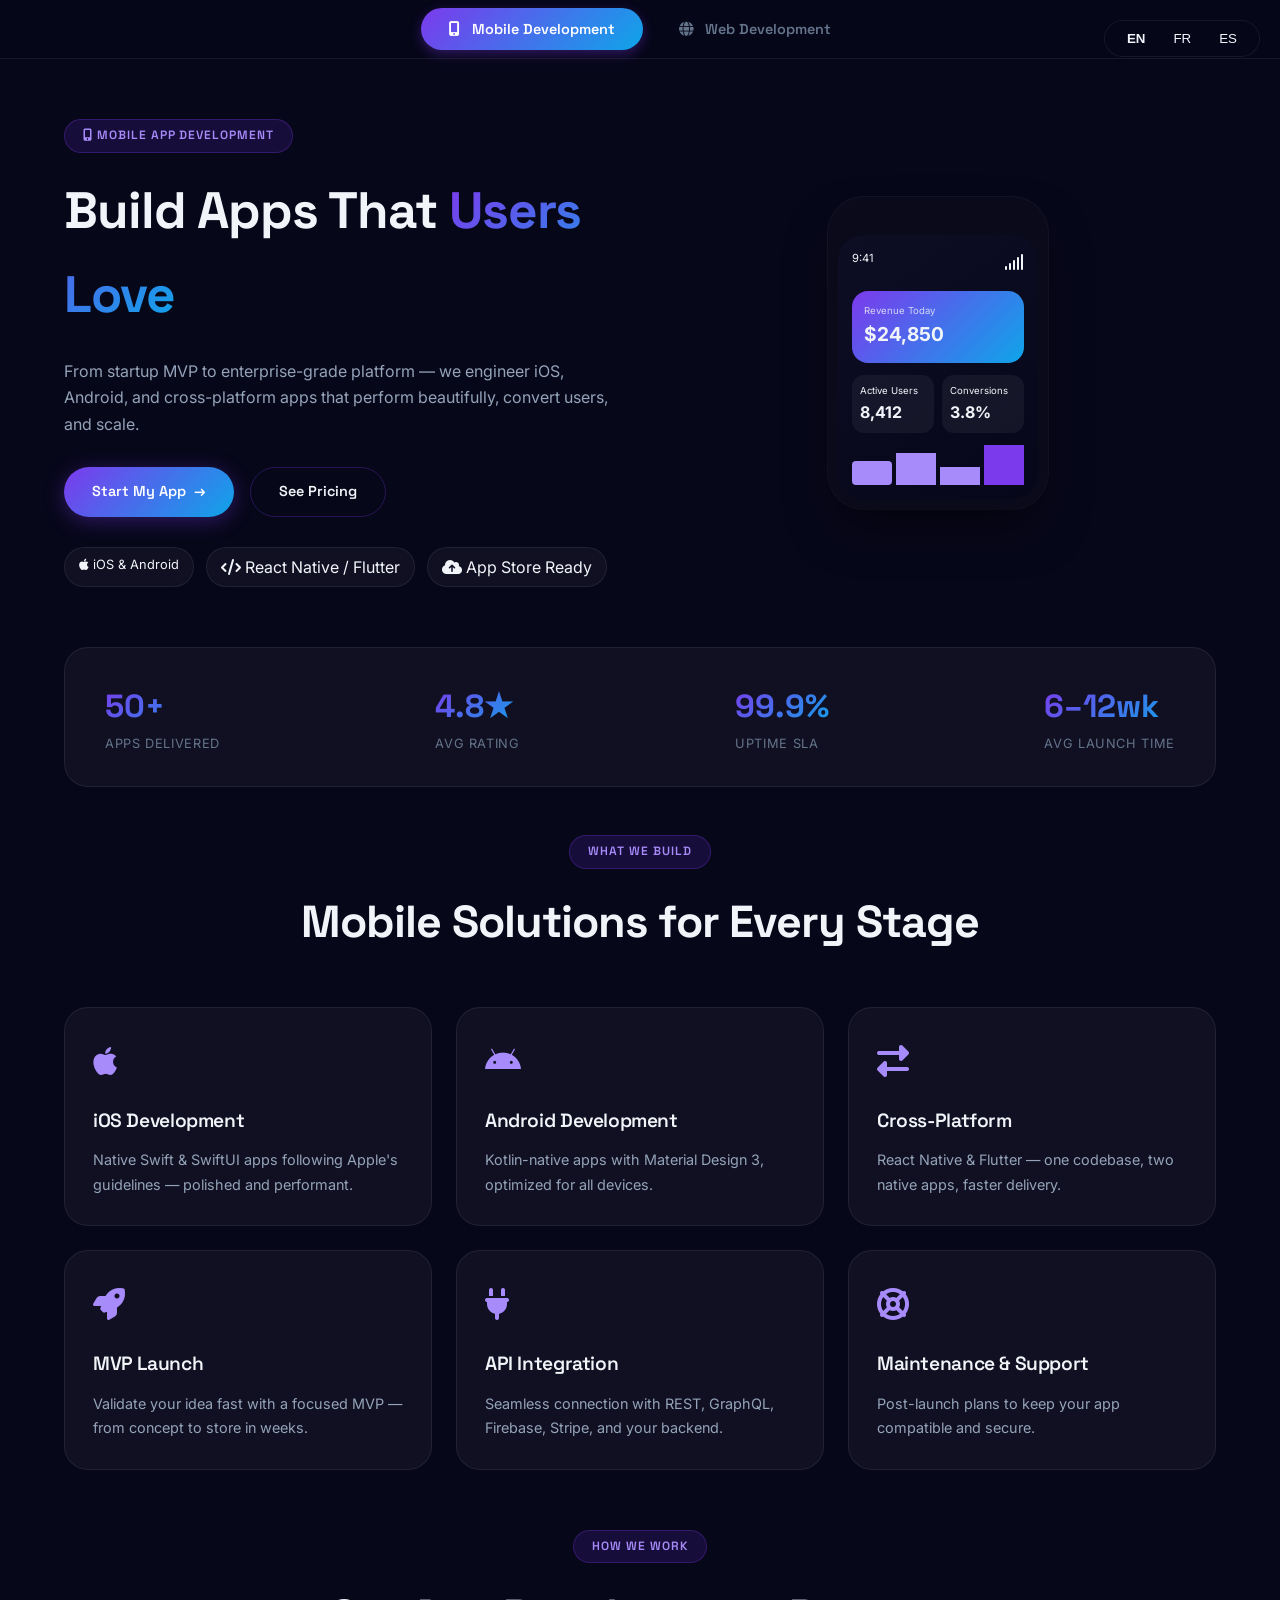
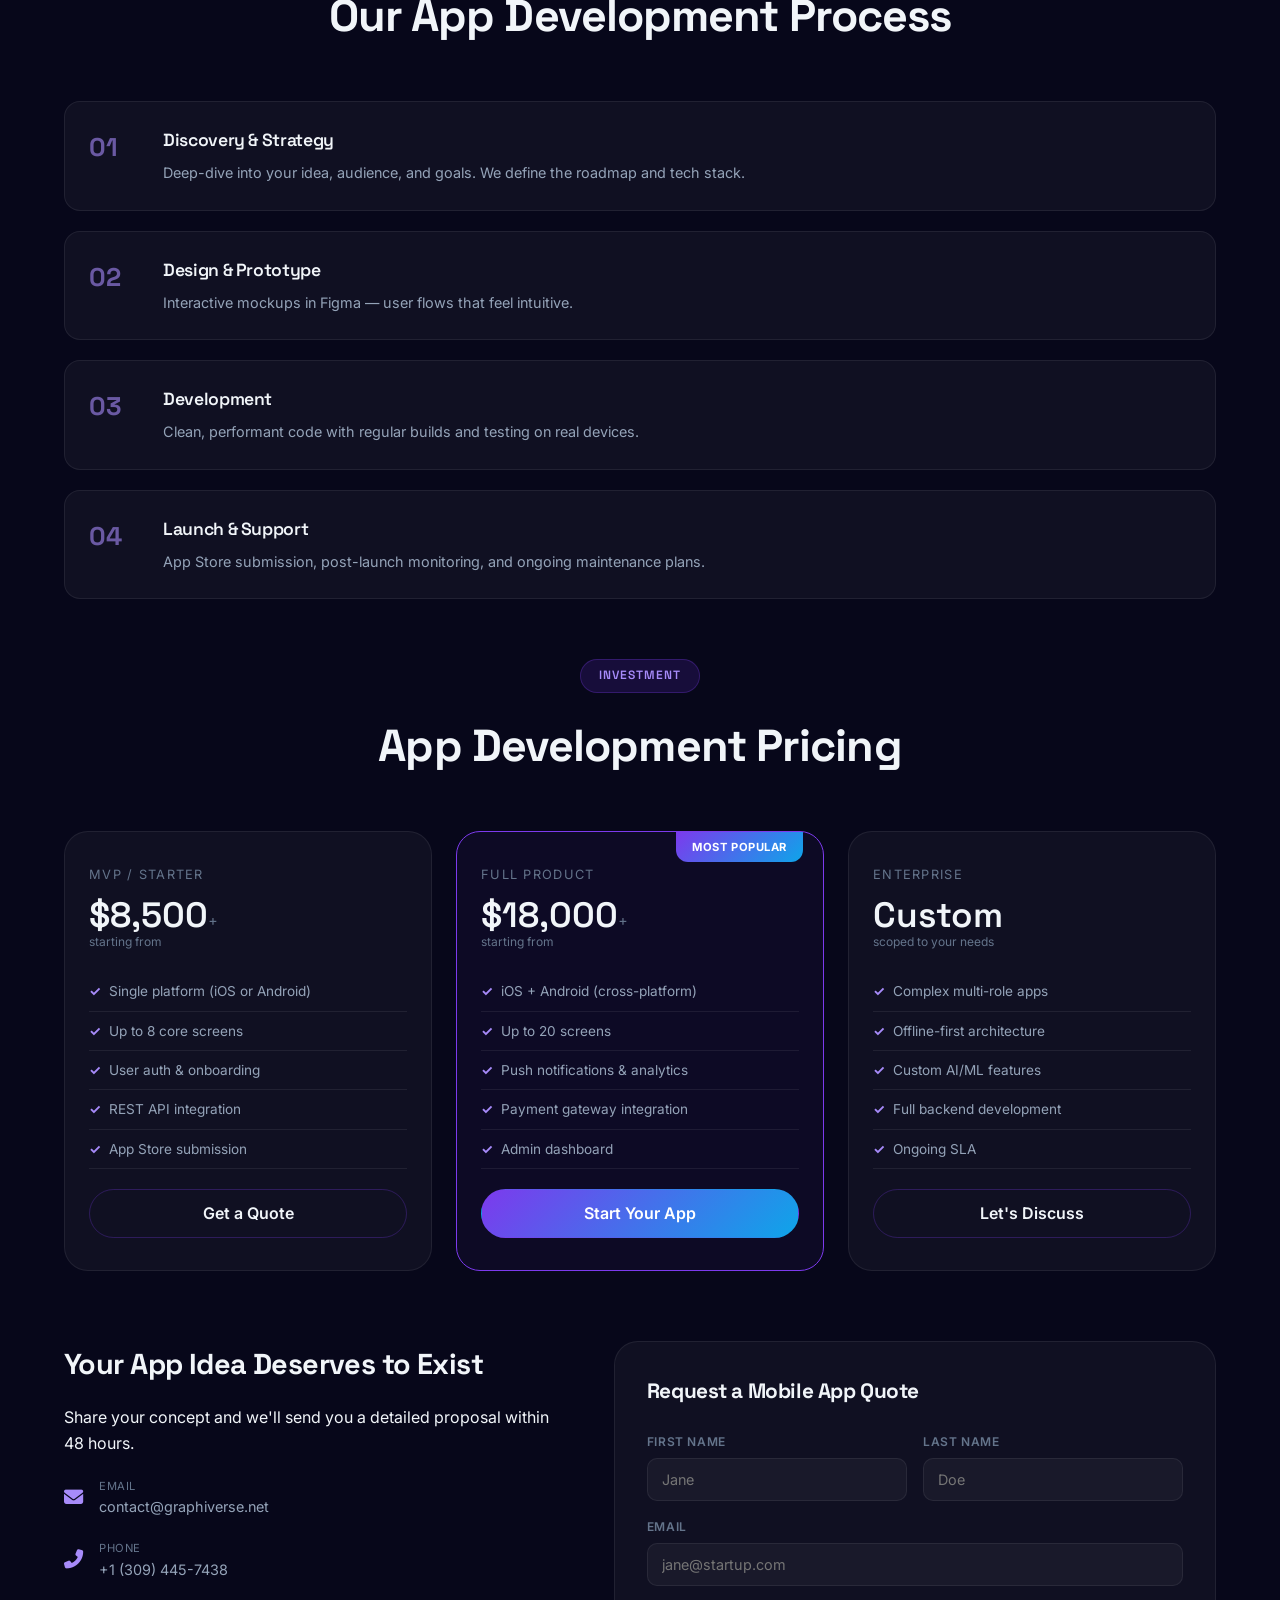
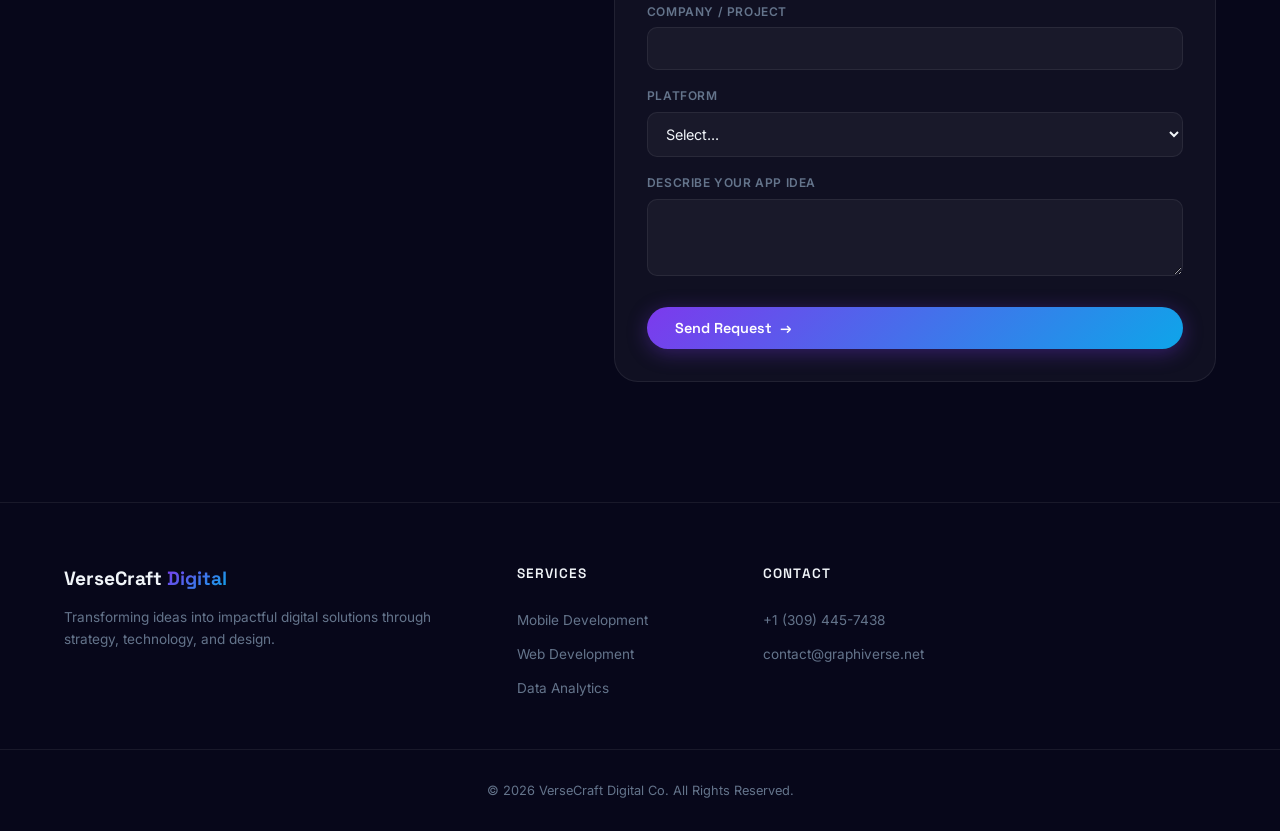
<file: services/web-mobile-devv.html>
<!DOCTYPE html>
<html lang="en">
<head>
    <meta charset="UTF-8">
    <meta name="viewport" content="width=device-width, initial-scale=1.0, user-scalable=yes">
    <title>VerseCraft Digital Co — Web &amp; Mobile Development</title>
    <meta name="description" content="Premium web & mobile development by VerseCraft Digital Co. Custom websites, iOS/Android apps, cross‑platform solutions, e‑commerce, and web applications.">
    <!-- Google Fonts (same as main site) -->
    <link rel="preconnect" href="https://fonts.googleapis.com">
    <link rel="preconnect" href="https://fonts.gstatic.com" crossorigin>
    <link href="https://fonts.googleapis.com/css2?family=Space+Grotesk:wght@300;400;500;600;700;800&family=Inter:wght@400;500;600&display=swap" rel="stylesheet">
    <link rel="stylesheet" href="https://cdnjs.cloudflare.com/ajax/libs/font-awesome/6.4.0/css/all.min.css">
    <style>
        /* ---------- GLOBAL VARIABLES (same as main site) ---------- */
        :root {
            --bg:           #07071a;
            --bg-surface:   #0d0d24;
            --bg-card:      rgba(255,255,255,0.04);
            --bg-card-h:    rgba(255,255,255,0.07);
            --primary:      #7c3aed;
            --primary-light:#a78bfa;
            --primary-glow: rgba(124,58,237,0.35);
            --secondary:    #0ea5e9;
            --secondary-glow:rgba(14,165,233,0.3);
            --accent:       #f43f5e;
            --success:      #10b981;
            --gradient:     linear-gradient(135deg, #7c3aed 0%, #0ea5e9 100%);
            --gradient-r:   linear-gradient(135deg, #0ea5e9 0%, #7c3aed 100%);
            --text:         #f1f5f9;
            --text-muted:   #64748b;
            --text-soft:    #94a3b8;
            --border:       rgba(255,255,255,0.07);
            --border-accent:rgba(124,58,237,0.28);
            --shadow:       0 20px 60px rgba(0,0,0,0.5);
            --shadow-card:  0 8px 32px rgba(0,0,0,0.4);
            --radius:       16px;
            --radius-sm:    10px;
            --radius-lg:    24px;
            --transition:   all 0.35s cubic-bezier(0.4,0,0.2,1);
            --transition-fast: all 0.2s ease;
        }

        * { margin:0; padding:0; box-sizing:border-box; }

        body {
            background: var(--bg);
            color: var(--text);
            font-family: 'Inter', sans-serif;
            line-height: 1.65;
            overflow-x: hidden;
        }

        /* typography */
        h1, h2, h3, h4 {
            font-family: 'Space Grotesk', sans-serif;
            letter-spacing: -0.02em;
        }

        .gradient-text {
            background: var(--gradient);
            -webkit-background-clip: text;
            background-clip: text;
            -webkit-text-fill-color: transparent;
        }

        /* container */
        .container {
            width: 90%;
            max-width: 1280px;
            margin: 0 auto;
        }

        /* buttons */
        .btn {
            display: inline-flex;
            align-items: center;
            gap: 8px;
            padding: 12px 28px;
            border-radius: 50px;
            font-family: 'Space Grotesk', sans-serif;
            font-weight: 600;
            font-size: 0.9rem;
            transition: var(--transition);
            cursor: pointer;
            text-decoration: none;
            border: none;
        }
        .btn-primary {
            background: var(--gradient);
            color: #fff;
            box-shadow: 0 4px 20px var(--primary-glow);
        }
        .btn-primary:hover { transform: translateY(-2px); box-shadow: 0 8px 30px var(--primary-glow); }
        .btn-secondary {
            background: transparent;
            color: var(--text);
            border: 1.5px solid var(--border-accent);
        }
        .btn-secondary:hover { background: var(--bg-card); border-color: var(--primary-light); color: var(--primary-light); transform: translateY(-2px); }
        .btn-gold {
            background: linear-gradient(135deg, #e8a93a, #f5c96a);
            color: #07112a;
            box-shadow: 0 4px 20px rgba(232,169,58,0.3);
        }
        .btn-gold:hover { transform: translateY(-2px); filter: brightness(1.02); }

        /* section header */
        .section-header {
            text-align: center;
            margin-bottom: 48px;
        }
        .section-tag {
            display: inline-block;
            padding: 6px 18px;
            border-radius: 50px;
            background: rgba(124,58,237,0.15);
            border: 1px solid var(--border-accent);
            color: var(--primary-light);
            font-size: 0.75rem;
            font-weight: 600;
            letter-spacing: 0.08em;
            text-transform: uppercase;
            margin-bottom: 16px;
            font-family: 'Space Grotesk', sans-serif;
        }
        .section-header h2 {
            font-size: clamp(2rem, 3.5vw, 2.8rem);
            color: var(--text);
        }

        /* cards */
        .cards-grid {
            display: grid;
            grid-template-columns: repeat(auto-fit, minmax(280px, 1fr));
            gap: 24px;
            margin: 40px 0;
        }
        .service-card {
            background: var(--bg-card);
            border: 1px solid var(--border);
            border-radius: var(--radius-lg);
            padding: 28px;
            transition: var(--transition);
        }
        .service-card:hover {
            border-color: var(--border-accent);
            transform: translateY(-4px);
            box-shadow: var(--shadow-card);
        }
        .card-icon {
            font-size: 2rem;
            margin-bottom: 16px;
            color: var(--primary-light);
        }
        .service-card h3 {
            font-size: 1.2rem;
            font-weight: 600;
            margin-bottom: 12px;
        }
        .service-card p {
            color: var(--text-soft);
            font-size: 0.9rem;
            line-height: 1.7;
        }

        /* pricing grid */
        .pricing-grid {
            display: grid;
            grid-template-columns: repeat(auto-fit, minmax(280px, 1fr));
            gap: 24px;
            margin-top: 20px;
        }
        .price-card {
            background: var(--bg-card);
            border: 1px solid var(--border);
            border-radius: var(--radius-lg);
            padding: 32px 24px;
            position: relative;
            transition: var(--transition);
        }
        .price-card.hot {
            border-color: var(--primary);
            background: rgba(124,58,237,0.05);
        }
        .price-card.hot-gold {
            border-color: #e8a93a;
            background: rgba(232,169,58,0.05);
        }
        .plan-badge {
            position: absolute;
            top: 0;
            right: 20px;
            background: var(--gradient);
            color: #fff;
            font-size: 0.7rem;
            font-weight: 700;
            padding: 6px 16px;
            border-radius: 0 0 12px 12px;
            text-transform: uppercase;
            letter-spacing: 0.05em;
        }
        .plan-badge.gold {
            background: #e8a93a;
            color: #07112a;
        }
        .plan-name {
            font-size: 0.8rem;
            text-transform: uppercase;
            letter-spacing: 0.1em;
            color: var(--text-muted);
            margin-bottom: 12px;
        }
        .plan-price {
            font-family: 'Space Grotesk', sans-serif;
            font-size: 2.2rem;
            font-weight: 600;
            color: var(--text);
            line-height: 1;
        }
        .plan-price span {
            font-size: 1rem;
            font-weight: 400;
            color: var(--text-muted);
        }
        .plan-period {
            font-size: 0.75rem;
            color: var(--text-muted);
            margin-bottom: 20px;
        }
        .plan-feats {
            list-style: none;
            margin: 20px 0;
        }
        .plan-feats li {
            font-size: 0.85rem;
            color: var(--text-soft);
            padding: 8px 0;
            border-bottom: 1px solid var(--border);
            display: flex;
            gap: 8px;
            align-items: center;
        }
        .plan-feats li::before {
            content: "✓";
            color: var(--primary-light);
            font-weight: 700;
        }
        .btn-plan {
            display: block;
            text-align: center;
            background: transparent;
            border: 1.5px solid var(--border-accent);
            color: var(--text);
            padding: 10px;
            border-radius: 40px;
            font-weight: 600;
            transition: var(--transition);
            text-decoration: none;
            margin-top: 16px;
        }
        .btn-plan:hover {
            background: var(--gradient);
            border-color: transparent;
            color: #fff;
        }
        .price-card.hot .btn-plan,
        .price-card.hot-gold .btn-plan {
            background: var(--gradient);
            border-color: transparent;
            color: #fff;
        }
        .price-card.hot-gold .btn-plan {
            background: linear-gradient(135deg, #e8a93a, #f5c96a);
            color: #07112a;
        }

        /* stats row */
        .stats-row {
            display: flex;
            flex-wrap: wrap;
            gap: 32px;
            justify-content: space-between;
            background: var(--bg-card);
            border: 1px solid var(--border);
            border-radius: var(--radius-lg);
            padding: 32px 40px;
            margin-bottom: 48px;
        }
        .stat-item .val {
            font-family: 'Space Grotesk', sans-serif;
            font-size: 2rem;
            font-weight: 700;
            background: var(--gradient);
            -webkit-background-clip: text;
            background-clip: text;
            -webkit-text-fill-color: transparent;
        }
        .stat-item .lbl {
            font-size: 0.8rem;
            color: var(--text-muted);
            text-transform: uppercase;
            letter-spacing: 0.05em;
        }

        /* process steps */
        .process-list {
            display: flex;
            flex-direction: column;
            gap: 20px;
            margin: 40px 0;
        }
        .process-step {
            display: flex;
            gap: 24px;
            background: var(--bg-card);
            border: 1px solid var(--border);
            border-radius: var(--radius);
            padding: 24px;
        }
        .step-num {
            font-family: 'Space Grotesk', sans-serif;
            font-size: 1.6rem;
            font-weight: 700;
            color: var(--primary-light);
            opacity: 0.6;
            min-width: 50px;
        }
        .step-body h4 {
            font-size: 1.1rem;
            font-weight: 600;
            margin-bottom: 6px;
        }
        .step-body p {
            color: var(--text-soft);
            font-size: 0.9rem;
            line-height: 1.7;
        }

        /* testimonials */
        .testimonials-grid {
            display: grid;
            grid-template-columns: repeat(auto-fit, minmax(280px, 1fr));
            gap: 24px;
            margin: 40px 0;
        }
        .testimonial-card {
            background: var(--bg-card);
            border: 1px solid var(--border);
            border-radius: var(--radius-lg);
            padding: 28px;
            transition: var(--transition);
        }
        .testimonial-card:hover { border-color: var(--border-accent); transform: translateY(-4px); }
        .quote-mark {
            font-size: 2rem;
            background: var(--gradient);
            -webkit-background-clip: text;
            background-clip: text;
            -webkit-text-fill-color: transparent;
            margin-bottom: 12px;
        }
        .testimonial-card p {
            color: var(--text-soft);
            font-size: 0.9rem;
            line-height: 1.7;
            font-style: italic;
            margin-bottom: 20px;
        }
        .testimonial-author {
            display: flex;
            align-items: center;
            gap: 14px;
        }
        .author-avatar {
            width: 44px;
            height: 44px;
            border-radius: 50%;
            background: var(--gradient);
            display: flex;
            align-items: center;
            justify-content: center;
            font-weight: 700;
            color: #fff;
        }
        .author-name {
            font-weight: 700;
            font-size: 0.9rem;
        }
        .author-role {
            font-size: 0.75rem;
            color: var(--text-muted);
        }

        /* contact form */
        .contact-grid {
            display: grid;
            grid-template-columns: 1fr 1.2fr;
            gap: 48px;
            margin-top: 40px;
        }
        .contact-info h2 {
            font-size: 1.8rem;
            margin-bottom: 16px;
        }
        .contact-detail {
            display: flex;
            gap: 16px;
            margin: 20px 0;
            align-items: center;
        }
        .cd-icon {
            font-size: 1.2rem;
            color: var(--primary-light);
        }
        .cd-text .lbl {
            font-size: 0.7rem;
            text-transform: uppercase;
            color: var(--text-muted);
            letter-spacing: 0.05em;
        }
        .cd-text .val, .cd-text a {
            color: var(--text-soft);
            text-decoration: none;
            font-size: 0.9rem;
        }
        .cd-text a:hover { color: var(--primary-light); }
        .form-box {
            background: var(--bg-card);
            border: 1px solid var(--border);
            border-radius: var(--radius-lg);
            padding: 32px;
        }
        .form-box h3 {
            font-size: 1.3rem;
            margin-bottom: 24px;
        }
        .form-row2 {
            display: grid;
            grid-template-columns: 1fr 1fr;
            gap: 16px;
        }
        .fg {
            margin-bottom: 16px;
        }
        .fg label {
            display: block;
            font-size: 0.75rem;
            font-weight: 600;
            text-transform: uppercase;
            letter-spacing: 0.05em;
            color: var(--text-muted);
            margin-bottom: 6px;
        }
        .fg input, .fg select, .fg textarea {
            width: 100%;
            background: rgba(255,255,255,0.04);
            border: 1px solid var(--border);
            border-radius: var(--radius-sm);
            padding: 12px 14px;
            color: var(--text);
            font-family: 'Inter', sans-serif;
            font-size: 0.9rem;
        }
        .fg input:focus, .fg select:focus, .fg textarea:focus {
            outline: none;
            border-color: var(--primary-light);
        }
        .btn-submit {
            width: 100%;
            margin-top: 8px;
        }

        /* mockups */
        .phone-scene, .browser-scene {
            display: flex;
            justify-content: center;
            align-items: center;
            padding: 20px;
        }
        .phone-frame {
            width: 220px;
            background: #0a0a1a;
            border-radius: 36px;
            padding: 10px;
            box-shadow: 0 25px 50px -12px rgba(0,0,0,0.5), 0 0 0 1px rgba(255,255,255,0.05);
        }
        .phone-notch {
            width: 70px;
            height: 18px;
            background: #0a0a1a;
            border-radius: 10px;
            margin: 0 auto 10px;
        }
        .phone-screen {
            background: linear-gradient(145deg, #0d0d24, #07071a);
            border-radius: 26px;
            padding: 14px;
        }
        .browser-wrap {
            width: 100%;
            max-width: 480px;
            background: #0a0a1a;
            border-radius: 12px;
            overflow: hidden;
            box-shadow: 0 25px 40px -12px black;
        }
        .browser-bar {
            background: #11112a;
            padding: 10px 14px;
            display: flex;
            align-items: center;
            gap: 8px;
        }
        .dot {
            width: 10px;
            height: 10px;
            border-radius: 50%;
        }
        .url-bar {
            flex: 1;
            background: #0a0a1a;
            border-radius: 6px;
            padding: 4px 8px;
            font-size: 0.7rem;
            color: var(--text-muted);
        }
        .bm-strip {
            background: linear-gradient(135deg, #1a1a3a, #0f0f28);
            padding: 20px;
        }
        .bm-line {
            height: 8px;
            background: rgba(255,255,255,0.8);
            border-radius: 2px;
            width: 65%;
            margin-bottom: 8px;
        }
        .bm-line.sm { width: 40%; background: rgba(255,255,255,0.4); }
        .bm-btn {
            width: 30%;
            height: 24px;
            background: #e8a93a;
            margin-top: 12px;
            border-radius: 4px;
        }
        .bm-cards {
            display: grid;
            grid-template-columns: 1fr 1fr 1fr;
            gap: 8px;
            padding: 16px;
        }
        .bm-card {
            background: #11112a;
            border-radius: 8px;
            padding: 10px;
        }
        .bm-icon {
            width: 24px;
            height: 24px;
            background: rgba(232,169,58,0.6);
            border-radius: 6px;
            margin-bottom: 8px;
        }
        .bm-l {
            height: 4px;
            background: rgba(255,255,255,0.15);
            margin-bottom: 4px;
            border-radius: 2px;
        }
        .bm-l.sh { width: 60%; }

        /* reveal animation */
        .reveal {
            opacity: 0;
            transform: translateY(30px);
            transition: opacity 0.7s ease, transform 0.7s ease;
        }
        .reveal.show {
            opacity: 1;
            transform: translateY(0);
        }

        /* tabs */
        .service-tabs {
            position: sticky;
            top: 0;
            z-index: 100;
            background: rgba(7,7,26,0.96);
            backdrop-filter: blur(16px);
            border-bottom: 1px solid var(--border);
            display: flex;
            justify-content: center;
            gap: 8px;
            padding: 8px 20px;
        }
        .tab-btn {
            padding: 12px 28px;
            border: none;
            background: transparent;
            color: var(--text-muted);
            font-family: 'Space Grotesk', sans-serif;
            font-weight: 600;
            font-size: 0.9rem;
            cursor: pointer;
            border-radius: 40px;
            transition: var(--transition-fast);
        }
        .tab-btn[aria-selected="true"] {
            background: var(--gradient);
            color: #fff;
            box-shadow: 0 4px 12px var(--primary-glow);
        }
        .service-panel {
            display: none;
        }
        .service-panel.active {
            display: block;
        }

        /* footer (same as main) */
        footer {
            background: var(--bg);
            border-top: 1px solid var(--border);
            padding: 60px 0 30px;
            margin-top: 60px;
        }
        .footer-inner {
            display: grid;
            grid-template-columns: 2fr 1fr 1fr 1fr;
            gap: 40px;
            max-width: 1280px;
            margin: 0 auto;
            width: 90%;
        }
        .footer-brand {
            font-family: 'Space Grotesk', sans-serif;
            font-size: 1.2rem;
            font-weight: 700;
        }
        .footer-brand span { background: var(--gradient); -webkit-background-clip: text; background-clip: text; -webkit-text-fill-color: transparent; }
        .footer-desc { color: var(--text-muted); font-size: 0.85rem; margin-top: 12px; line-height: 1.6; }
        .footer-col h4 { font-size: 0.85rem; font-weight: 600; text-transform: uppercase; letter-spacing: 0.08em; margin-bottom: 20px; }
        .footer-col ul { list-style: none; }
        .footer-col li { margin-bottom: 8px; }
        .footer-col a { color: var(--text-muted); text-decoration: none; font-size: 0.85rem; transition: color 0.2s; }
        .footer-col a:hover { color: var(--primary-light); }
        .footer-bottom {
            text-align: center;
            padding-top: 30px;
            border-top: 1px solid var(--border);
            margin-top: 40px;
            font-size: 0.8rem;
            color: var(--text-muted);
        }
        @media (max-width: 900px) {
            .footer-inner { grid-template-columns: 1fr 1fr; gap: 30px; }
            .contact-grid { grid-template-columns: 1fr; }
        }
        @media (max-width: 640px) {
            .footer-inner { grid-template-columns: 1fr; }
            .stats-row { flex-direction: column; align-items: center; text-align: center; }
            .form-row2 { grid-template-columns: 1fr; }
        }
    </style>
</head>
<body>

<!-- Language Switcher (same as main) -->
<div style="position: fixed; top: 20px; right: 20px; z-index: 1000; display: flex; gap: 8px; background: rgba(7,7,26,0.8); backdrop-filter: blur(8px); padding: 6px 12px; border-radius: 50px; border: 1px solid var(--border);">
    <button class="lang-btn active" id="enBtn" style="background: transparent; border: none; color: var(--text); padding: 4px 10px; border-radius: 40px; cursor: pointer; font-weight: 600;">EN</button>
    <button class="lang-btn" id="frBtn" style="background: transparent; border: none; color: var(--text); padding: 4px 10px; border-radius: 40px; cursor: pointer;">FR</button>
    <button class="lang-btn" id="esBtn" style="background: transparent; border: none; color: var(--text); padding: 4px 10px; border-radius: 40px; cursor: pointer;">ES</button>
</div>

<main>
    <!-- Tabs -->
    <div class="service-tabs" id="serviceTabs">
        <button class="tab-btn" role="tab" aria-selected="true" aria-controls="panel-mobile" id="tab-mobile" data-tab="mobile">
            <i class="fas fa-mobile-alt" style="margin-right: 8px;"></i> <span data-en="Mobile Development" data-fr="Développement Mobile" data-es="Desarrollo Móvil">Mobile Development</span>
        </button>
        <button class="tab-btn" role="tab" aria-selected="false" aria-controls="panel-web" id="tab-web" data-tab="web">
            <i class="fas fa-globe" style="margin-right: 8px;"></i> <span data-en="Web Development" data-fr="Développement Web" data-es="Desarrollo Web">Web Development</span>
        </button>
    </div>

    <!-- MOBILE PANEL -->
    <div id="panel-mobile" class="service-panel active">
        <div class="container" style="padding: 60px 0;">
            <!-- Hero -->
            <div class="reveal" style="display: grid; grid-template-columns: 1fr 1fr; gap: 40px; align-items: center; margin-bottom: 60px;">
                <div>
                    <div class="section-tag"><i class="fas fa-mobile-alt"></i> <span data-en="Mobile App Development" data-fr="Développement d'applications mobiles" data-es="Desarrollo de aplicaciones móviles">Mobile App Development</span></div>
                    <h1 style="font-size: clamp(2rem, 4vw, 3.2rem);"><span data-en="Build Apps That " data-fr="Créez des apps que " data-es="Crea apps que ">Build Apps That </span><span class="gradient-text" data-en="Users Love" data-fr="Les Utilisateurs Adorent" data-es="Los Usuarios Aman">Users Love</span></h1>
                    <p class="hero-sub" style="color: var(--text-soft); margin: 20px 0 30px; font-size: 1rem;" data-en="From startup MVP to enterprise-grade platform — we engineer iOS, Android, and cross-platform apps that perform beautifully, convert users, and scale." data-fr="Du MVP de startup à la plateforme d'entreprise — nous concevons des applications iOS, Android et cross‑platform qui performent, convertissent et évoluent." data-es="Desde MVP de startup hasta plataforma empresarial: desarrollamos aplicaciones iOS, Android y multiplataforma que funcionan, convierten y escalan.">From startup MVP to enterprise-grade platform — we engineer iOS, Android, and cross-platform apps that perform beautifully, convert users, and scale.</p>
                    <div class="hero-actions" style="display: flex; gap: 16px;">
                        <a href="#m-contact" class="btn btn-primary"><span data-en="Start My App" data-fr="Démarrer mon app" data-es="Comenzar mi app">Start My App</span> →</a>
                        <a href="#m-pricing" class="btn btn-secondary"><span data-en="See Pricing" data-fr="Voir les tarifs" data-es="Ver precios">See Pricing</span></a>
                    </div>
                    <div class="hero-chips" style="display: flex; gap: 12px; flex-wrap: wrap; margin-top: 30px;">
                        <span class="chip" style="background: var(--bg-card); border: 1px solid var(--border); padding: 6px 14px; border-radius: 40px; font-size: 0.8rem;"><i class="fab fa-apple"></i> iOS &amp; Android</span>
                        <span class="chip" style="background: var(--bg-card); border: 1px solid var(--border); padding: 6px 14px; border-radius: 40px;"><i class="fas fa-code"></i> React Native / Flutter</span>
                        <span class="chip" style="background: var(--bg-card); border: 1px solid var(--border); padding: 6px 14px; border-radius: 40px;"><i class="fas fa-cloud-upload-alt"></i> App Store Ready</span>
                    </div>
                </div>
                <div class="phone-scene">
                    <div class="phone-frame">
                        <div class="phone-notch"></div>
                        <div class="phone-screen">
                            <div style="display: flex; justify-content: space-between; margin-bottom: 16px;"><span style="font-size: 0.7rem;">9:41</span><span><i class="fas fa-signal"></i></span></div>
                            <div style="background: var(--gradient); border-radius: 16px; padding: 12px; margin-bottom: 12px;"><div style="font-size: 0.6rem; opacity: 0.8;">Revenue Today</div><div style="font-size: 1.2rem; font-weight: bold;">$24,850</div></div>
                            <div style="display: grid; grid-template-columns: 1fr 1fr; gap: 8px; margin-bottom: 12px;"><div style="background: rgba(255,255,255,0.05); border-radius: 12px; padding: 8px;"><div style="font-size: 0.6rem;">Active Users</div><div style="font-weight: bold;">8,412</div></div><div style="background: rgba(255,255,255,0.05); border-radius: 12px; padding: 8px;"><div style="font-size: 0.6rem;">Conversions</div><div style="font-weight: bold;">3.8%</div></div></div>
                            <div style="height: 40px; display: flex; align-items: flex-end; gap: 4px;"><div style="flex:1; height: 60%; background: var(--primary-light); border-radius: 4px;"></div><div style="flex:1; height: 80%; background: var(--primary-light);"></div><div style="flex:1; height: 45%; background: var(--primary-light);"></div><div style="flex:1; height: 100%; background: var(--primary);"></div></div>
                        </div>
                    </div>
                </div>
            </div>

            <!-- Stats -->
            <div class="stats-row reveal">
                <div class="stat-item"><div class="val">50+</div><div class="lbl" data-en="Apps Delivered" data-fr="Apps livrées" data-es="Apps entregadas">Apps Delivered</div></div>
                <div class="stat-item"><div class="val">4.8★</div><div class="lbl" data-en="Avg Rating" data-fr="Note moyenne" data-es="Calificación promedio">Avg Rating</div></div>
                <div class="stat-item"><div class="val">99.9%</div><div class="lbl" data-en="Uptime SLA" data-fr="SLA de disponibilité" data-es="SLA de disponibilidad">Uptime SLA</div></div>
                <div class="stat-item"><div class="val">6–12wk</div><div class="lbl" data-en="Avg Launch Time" data-fr="Délai moyen" data-es="Tiempo promedio">Avg Launch Time</div></div>
            </div>

            <!-- Services grid -->
            <div class="reveal">
                <div class="section-header"><div class="section-tag" data-en="What We Build" data-fr="Ce que nous construisons" data-es="Lo que construimos">What We Build</div><h2 data-en="Mobile Solutions for Every Stage" data-fr="Solutions mobiles pour chaque étape" data-es="Soluciones móviles para cada etapa">Mobile Solutions for Every Stage</h2></div>
                <div class="cards-grid">
                    <div class="service-card"><div class="card-icon"><i class="fab fa-apple"></i></div><h3 data-en="iOS Development" data-fr="Développement iOS" data-es="Desarrollo iOS">iOS Development</h3><p data-en="Native Swift & SwiftUI apps following Apple's guidelines — polished and performant." data-fr="Applications natives Swift & SwiftUI selon les directives Apple." data-es="Apps nativas Swift y SwiftUI siguiendo las directrices de Apple.">Native Swift & SwiftUI apps following Apple's guidelines — polished and performant.</p></div>
                    <div class="service-card"><div class="card-icon"><i class="fab fa-android"></i></div><h3 data-en="Android Development" data-fr="Développement Android" data-es="Desarrollo Android">Android Development</h3><p data-en="Kotlin-native apps with Material Design 3, optimized for all devices." data-fr="Applications Kotlin natives avec Material Design 3." data-es="Apps nativas Kotlin con Material Design 3.">Kotlin-native apps with Material Design 3, optimized for all devices.</p></div>
                    <div class="service-card"><div class="card-icon"><i class="fas fa-exchange-alt"></i></div><h3 data-en="Cross-Platform" data-fr="Multiplateforme" data-es="Multiplataforma">Cross-Platform</h3><p data-en="React Native & Flutter — one codebase, two native apps, faster delivery." data-fr="React Native & Flutter — une seule base de code." data-es="React Native y Flutter: una base de código, dos apps nativas.">React Native & Flutter — one codebase, two native apps, faster delivery.</p></div>
                    <div class="service-card"><div class="card-icon"><i class="fas fa-rocket"></i></div><h3 data-en="MVP Launch" data-fr="Lancement MVP" data-es="Lanzamiento MVP">MVP Launch</h3><p data-en="Validate your idea fast with a focused MVP — from concept to store in weeks." data-fr="Validez votre idée rapidement avec un MVP ciblé." data-es="Valida tu idea rápido con un MVP enfocado.">Validate your idea fast with a focused MVP — from concept to store in weeks.</p></div>
                    <div class="service-card"><div class="card-icon"><i class="fas fa-plug"></i></div><h3 data-en="API Integration" data-fr="Intégration API" data-es="Integración API">API Integration</h3><p data-en="Seamless connection with REST, GraphQL, Firebase, Stripe, and your backend." data-fr="Connexion transparente avec REST, GraphQL, Firebase, Stripe." data-es="Conexión perfecta con REST, GraphQL, Firebase, Stripe.">Seamless connection with REST, GraphQL, Firebase, Stripe, and your backend.</p></div>
                    <div class="service-card"><div class="card-icon"><i class="fas fa-life-ring"></i></div><h3 data-en="Maintenance & Support" data-fr="Maintenance & support" data-es="Mantenimiento y soporte">Maintenance & Support</h3><p data-en="Post-launch plans to keep your app compatible and secure." data-fr="Plans post-lancement pour garder votre app compatible." data-es="Planes post-lanzamiento para mantener tu app compatible.">Post-launch plans to keep your app compatible and secure.</p></div>
                </div>
            </div>

            <!-- Process -->
            <div class="reveal" style="margin: 60px 0;">
                <div class="section-header"><div class="section-tag" data-en="How We Work" data-fr="Notre méthode" data-es="Nuestro método">How We Work</div><h2 data-en="Our App Development Process" data-fr="Notre processus de développement" data-es="Nuestro proceso de desarrollo">Our App Development Process</h2></div>
                <div class="process-list">
                    <div class="process-step"><div class="step-num">01</div><div class="step-body"><h4 data-en="Discovery & Strategy" data-fr="Découverte & stratégie" data-es="Descubrimiento y estrategia">Discovery & Strategy</h4><p data-en="Deep-dive into your idea, audience, and goals. We define the roadmap and tech stack." data-fr="Analyse approfondie de votre idée, audience et objectifs." data-es="Inmersión en tu idea, audiencia y objetivos.">Deep-dive into your idea, audience, and goals. We define the roadmap and tech stack.</p></div></div>
                    <div class="process-step"><div class="step-num">02</div><div class="step-body"><h4 data-en="Design & Prototype" data-fr="Design & prototype" data-es="Diseño y prototipo">Design & Prototype</h4><p data-en="Interactive mockups in Figma — user flows that feel intuitive." data-fr="Maquettes interactives dans Figma — des parcours utilisateur intuitifs." data-es="Maquetas interactivas en Figma: flujos de usuario intuitivos.">Interactive mockups in Figma — user flows that feel intuitive.</p></div></div>
                    <div class="process-step"><div class="step-num">03</div><div class="step-body"><h4 data-en="Development" data-fr="Développement" data-es="Desarrollo">Development</h4><p data-en="Clean, performant code with regular builds and testing on real devices." data-fr="Code propre et performant avec tests sur appareils réels." data-es="Código limpio y eficiente con pruebas en dispositivos reales.">Clean, performant code with regular builds and testing on real devices.</p></div></div>
                    <div class="process-step"><div class="step-num">04</div><div class="step-body"><h4 data-en="Launch & Support" data-fr="Lancement & support" data-es="Lanzamiento y soporte">Launch & Support</h4><p data-en="App Store submission, post-launch monitoring, and ongoing maintenance plans." data-fr="Soumission à l'App Store, suivi post-lancement et maintenance." data-es="Envío a la App Store, monitoreo post-lanzamiento y mantenimiento.">App Store submission, post-launch monitoring, and ongoing maintenance plans.</p></div></div>
                </div>
            </div>

            <!-- Pricing -->
            <div class="reveal" id="m-pricing">
                <div class="section-header"><div class="section-tag" data-en="Investment" data-fr="Investissement" data-es="Inversión">Investment</div><h2 data-en="App Development Pricing" data-fr="Tarifs de développement d'applications" data-es="Precios de desarrollo de aplicaciones">App Development Pricing</h2></div>
                <div class="pricing-grid">
                    <div class="price-card"><div class="plan-name" data-en="MVP / Starter" data-fr="MVP / Démarrage" data-es="MVP / Inicio">MVP / Starter</div><div class="plan-price">$8,500<span>+</span></div><div class="plan-period" data-en="starting from" data-fr="à partir de" data-es="a partir de">starting from</div><ul class="plan-feats"><li data-en="Single platform (iOS or Android)" data-fr="Plateforme unique (iOS ou Android)" data-es="Plataforma única (iOS o Android)">Single platform (iOS or Android)</li><li data-en="Up to 8 core screens" data-fr="Jusqu'à 8 écrans principaux" data-es="Hasta 8 pantallas principales">Up to 8 core screens</li><li data-en="User auth & onboarding" data-fr="Authentification et onboarding" data-es="Autenticación y onboarding">User auth & onboarding</li><li data-en="REST API integration" data-fr="Intégration API REST" data-es="Integración API REST">REST API integration</li><li data-en="App Store submission" data-fr="Soumission App Store" data-es="Envío a la tienda">App Store submission</li></ul><a href="#m-contact" class="btn-plan" data-en="Get a Quote" data-fr="Obtenir un devis" data-es="Obtener cotización">Get a Quote</a></div>
                    <div class="price-card hot"><div class="plan-badge" data-en="Most Popular" data-fr="Le plus populaire" data-es="Más popular">Most Popular</div><div class="plan-name" data-en="Full Product" data-fr="Produit complet" data-es="Producto completo">Full Product</div><div class="plan-price">$18,000<span>+</span></div><div class="plan-period" data-en="starting from" data-fr="à partir de" data-es="a partir de">starting from</div><ul class="plan-feats"><li data-en="iOS + Android (cross-platform)" data-fr="iOS + Android (multiplateforme)" data-es="iOS + Android (multiplataforma)">iOS + Android (cross-platform)</li><li data-en="Up to 20 screens" data-fr="Jusqu'à 20 écrans" data-es="Hasta 20 pantallas">Up to 20 screens</li><li data-en="Push notifications & analytics" data-fr="Notifications push & analytics" data-es="Notificaciones push y analytics">Push notifications & analytics</li><li data-en="Payment gateway integration" data-fr="Intégration de paiement" data-es="Integración de pasarela de pago">Payment gateway integration</li><li data-en="Admin dashboard" data-fr="Tableau de bord administrateur" data-es="Panel de administración">Admin dashboard</li></ul><a href="#m-contact" class="btn-plan" data-en="Start Your App" data-fr="Démarrer votre app" data-es="Comenzar tu app">Start Your App</a></div>
                    <div class="price-card"><div class="plan-name" data-en="Enterprise" data-fr="Entreprise" data-es="Empresarial">Enterprise</div><div class="plan-price" data-en="Custom" data-fr="Sur mesure" data-es="Personalizado">Custom</div><div class="plan-period" data-en="scoped to your needs" data-fr="adapté à vos besoins" data-es="adaptado a sus necesidades">scoped to your needs</div><ul class="plan-feats"><li data-en="Complex multi-role apps" data-fr="Applications multi-rôles complexes" data-es="Aplicaciones complejas con múltiples roles">Complex multi-role apps</li><li data-en="Offline-first architecture" data-fr="Architecture offline-first" data-es="Arquitectura offline-first">Offline-first architecture</li><li data-en="Custom AI/ML features" data-fr="Fonctionnalités IA/ML sur mesure" data-es="Funcionalidades IA/ML personalizadas">Custom AI/ML features</li><li data-en="Full backend development" data-fr="Développement backend complet" data-es="Desarrollo backend completo">Full backend development</li><li data-en="Ongoing SLA" data-fr="SLA continu" data-es="SLA continuo">Ongoing SLA</li></ul><a href="#m-contact" class="btn-plan" data-en="Let's Discuss" data-fr="Discutons" data-es="Hablemos">Let's Discuss</a></div>
                </div>
            </div>

            <!-- Contact mobile -->
            <div class="reveal" id="m-contact" style="margin-top: 70px;">
                <div class="contact-grid">
                    <div class="contact-info"><h2 data-en="Your App Idea Deserves to Exist" data-fr="Votre idée d'application mérite d'exister" data-es="Tu idea de aplicación merece existir">Your App Idea Deserves to Exist</h2><p data-en="Share your concept and we'll send you a detailed proposal within 48 hours." data-fr="Partagez votre concept et nous vous enverrons une proposition détaillée sous 48h." data-es="Comparte tu concepto y te enviaremos una propuesta detallada en 48 horas.">Share your concept and we'll send you a detailed proposal within 48 hours.</p><div class="contact-detail"><div class="cd-icon"><i class="fas fa-envelope"></i></div><div class="cd-text"><div class="lbl">Email</div><div class="val"><a href="mailto:contact@graphiverse.net">contact@graphiverse.net</a></div></div></div><div class="contact-detail"><div class="cd-icon"><i class="fas fa-phone-alt"></i></div><div class="cd-text"><div class="lbl">Phone</div><div class="val"><a href="tel:+13094457438">+1 (309) 445-7438</a></div></div></div></div>
                    <div class="form-box"><h3 data-en="Request a Mobile App Quote" data-fr="Demander un devis pour application mobile" data-es="Solicitar cotización para app móvil">Request a Mobile App Quote</h3><form id="mobileForm"><div class="form-row2"><div class="fg"><label data-en="First Name" data-fr="Prénom" data-es="Nombre">First Name</label><input type="text" id="mf-first" placeholder="Jane" required></div><div class="fg"><label data-en="Last Name" data-fr="Nom" data-es="Apellido">Last Name</label><input type="text" id="mf-last" placeholder="Doe"></div></div><div class="fg"><label data-en="Email" data-fr="Email" data-es="Correo">Email</label><input type="email" id="mf-email" placeholder="jane@startup.com" required></div><div class="fg"><label data-en="Company / Project" data-fr="Société / Projet" data-es="Empresa / Proyecto">Company / Project</label><input type="text" id="mf-company"></div><div class="fg"><label data-en="Platform" data-fr="Plateforme" data-es="Plataforma">Platform</label><select id="mf-platform"><option value="">Select...</option><option>iOS Only</option><option>Android Only</option><option>Both (Cross-Platform)</option></select></div><div class="fg"><label data-en="Describe Your App Idea" data-fr="Décrivez votre idée d'application" data-es="Describe tu idea de app">Describe Your App Idea</label><textarea id="mf-idea" rows="3"></textarea></div><button type="button" class="btn btn-primary btn-submit" onclick="submitForm('mobile')"><span data-en="Send Request" data-fr="Envoyer la demande" data-es="Enviar solicitud">Send Request</span> →</button></form></div>
                </div>
            </div>
        </div>
    </div>

    <!-- WEB PANEL (similar structure, kept concise but complete) -->
    <div id="panel-web" class="service-panel">
        <div class="container" style="padding: 60px 0;">
            <div class="reveal" style="display: grid; grid-template-columns: 1fr 1fr; gap: 40px; align-items: center; margin-bottom: 60px;">
                <div><div class="section-tag"><i class="fas fa-globe"></i> <span data-en="Web Design & Development" data-fr="Conception et développement web" data-es="Diseño y desarrollo web">Web Design & Development</span></div><h1><span data-en="Websites That " data-fr="Des sites web qui " data-es="Sitios web que ">Websites That </span><span class="gradient-text" data-en="Convert Visitors" data-fr="Convertissent les visiteurs" data-es="Convierten visitantes">Convert Visitors</span></h1><p style="color: var(--text-soft); margin: 20px 0;" data-en="Custom-designed, strategically built websites that reflect your brand, rank in search, and turn traffic into revenue." data-fr="Des sites web personnalisés et stratégiques qui reflètent votre marque, se classent dans les recherches et transforment le trafic en revenus." data-es="Sitios web personalizados y estratégicos que reflejan tu marca, rankean en búsquedas y convierten tráfico en ingresos.">Custom-designed, strategically built websites that reflect your brand, rank in search, and turn traffic into revenue.</p><div class="hero-actions" style="display: flex; gap: 16px;"><a href="#w-contact" class="btn btn-gold"><span data-en="Start My Project" data-fr="Démarrer mon projet" data-es="Comenzar mi proyecto">Start My Project</span> →</a><a href="#w-pricing" class="btn btn-secondary"><span data-en="See Pricing" data-fr="Voir les tarifs" data-es="Ver precios">See Pricing</span></a></div></div>
                <div class="browser-scene"><div class="browser-wrap"><div class="browser-bar"><div class="dot" style="background:#FF5F57"></div><div class="dot" style="background:#FFBD2E"></div><div class="dot" style="background:#28CA41"></div><div class="url-bar">graphiverse.net</div></div><div class="bm-strip"><div class="bm-line"></div><div class="bm-line sm"></div><div class="bm-btn"></div></div><div class="bm-cards"><div class="bm-card"><div class="bm-icon"></div><div class="bm-l"></div><div class="bm-l sh"></div></div><div class="bm-card"><div class="bm-icon"></div><div class="bm-l"></div><div class="bm-l sh"></div></div><div class="bm-card"><div class="bm-icon"></div><div class="bm-l"></div><div class="bm-l sh"></div></div></div></div></div>
            </div>

            <div class="stats-row reveal"><div class="stat-item"><div class="val">100+</div><div class="lbl" data-en="Websites Launched" data-fr="Sites lancés" data-es="Sitios lanzados">Websites Launched</div></div><div class="stat-item"><div class="val">4.9★</div><div class="lbl" data-en="Client Rating" data-fr="Note client" data-es="Calificación del cliente">Client Rating</div></div><div class="stat-item"><div class="val">2–4wk</div><div class="lbl" data-en="Typical Build" data-fr="Délai typique" data-es="Plazo típico">Typical Build</div></div><div class="stat-item"><div class="val">+86%</div><div class="lbl" data-en="Avg. Traffic Boost" data-fr="Augmentation moyenne" data-es="Incremento promedio">Avg. Traffic Boost</div></div></div>

            <div class="reveal"><div class="section-header"><div class="section-tag" data-en="What We Build" data-fr="Ce que nous construisons" data-es="Lo que construimos">What We Build</div><h2 data-en="Web Solutions for Every Business" data-fr="Solutions web pour chaque entreprise" data-es="Soluciones web para cada negocio">Web Solutions for Every Business</h2></div><div class="cards-grid"><div class="service-card"><div class="card-icon"><i class="fas fa-paint-brush"></i></div><h3 data-en="Brand & Marketing Sites" data-fr="Sites vitrine et marketing" data-es="Sitios de marca y marketing">Brand & Marketing Sites</h3><p data-en="Stunning, conversion-focused websites that tell your story and generate leads." data-fr="Des sites superbes axés sur la conversion." data-es="Sitios impresionantes centrados en la conversión.">Stunning, conversion-focused websites that tell your story and generate leads.</p></div><div class="service-card"><div class="card-icon"><i class="fas fa-shopping-cart"></i></div><h3 data-en="E-Commerce Stores" data-fr="Boutiques e-commerce" data-es="Tiendas e-commerce">E-Commerce Stores</h3><p data-en="Shopify, WooCommerce, or custom — built to maximize sales." data-fr="Shopify, WooCommerce ou sur mesure." data-es="Shopify, WooCommerce o personalizadas.">Shopify, WooCommerce, or custom — built to maximize sales.</p></div><div class="service-card"><div class="card-icon"><i class="fas fa-cogs"></i></div><h3 data-en="Web Applications" data-fr="Applications web" data-es="Aplicaciones web">Web Applications</h3><p data-en="Complex, data-driven web apps with React, Next.js, and modern stacks." data-fr="Applications web complexes avec React, Next.js." data-es="Aplicaciones web complejas con React, Next.js.">Complex, data-driven web apps with React, Next.js, and modern stacks.</p></div><div class="service-card"><div class="card-icon"><i class="fas fa-chart-line"></i></div><h3 data-en="SEO & Performance" data-fr="SEO et performance" data-es="SEO y rendimiento">SEO & Performance</h3><p data-en="Core Web Vitals optimization, technical SEO, and structured data." data-fr="Optimisation Core Web Vitals, SEO technique." data-es="Optimización Core Web Vitals, SEO técnico.">Core Web Vitals optimization, technical SEO, and structured data.</p></div></div></div>

            <div class="reveal" id="w-pricing" style="margin-top: 60px;"><div class="section-header"><div class="section-tag" data-en="Investment" data-fr="Investissement" data-es="Inversión">Investment</div><h2 data-en="Transparent Pricing" data-fr="Tarifs transparents" data-es="Precios transparentes">Transparent Pricing</h2></div><div class="pricing-grid"><div class="price-card"><div class="plan-name" data-en="Launchpad" data-fr="Décollage" data-es="Lanzamiento">Launchpad</div><div class="plan-price">$2,400</div><div class="plan-period" data-en="one-time project fee" data-fr="forfait projet" data-es="tarifa única de proyecto">one-time project fee</div><ul class="plan-feats"><li data-en="Up to 5 pages" data-fr="Jusqu'à 5 pages" data-es="Hasta 5 páginas">Up to 5 pages</li><li data-en="Custom responsive design" data-fr="Design responsive personnalisé" data-es="Diseño responsive personalizado">Custom responsive design</li><li data-en="CMS integration" data-fr="Intégration CMS" data-es="Integración CMS">CMS integration</li><li data-en="Basic SEO setup" data-fr="Configuration SEO de base" data-es="Configuración SEO básica">Basic SEO setup</li></ul><a href="#w-contact" class="btn-plan" data-en="Get Started" data-fr="Commencer" data-es="Comenzar">Get Started</a></div><div class="price-card hot-gold"><div class="plan-badge gold" data-en="Most Popular" data-fr="Le plus populaire" data-es="Más popular">Most Popular</div><div class="plan-name" data-en="Signature" data-fr="Signature" data-es="Signature">Signature</div><div class="plan-price">$5,800</div><div class="plan-period" data-en="one-time project fee" data-fr="forfait projet" data-es="tarifa única">one-time project fee</div><ul class="plan-feats"><li data-en="Up to 15 pages" data-fr="Jusqu'à 15 pages" data-es="Hasta 15 páginas">Up to 15 pages</li><li data-en="Custom animations & brand integration" data-fr="Animations personnalisées et intégration de marque" data-es="Animaciones personalizadas e integración de marca">Custom animations & brand integration</li><li data-en="E-commerce ready" data-fr="Prêt pour l'e-commerce" data-es="Listo para e-commerce">E-commerce ready</li><li data-en="Advanced SEO architecture" data-fr="Architecture SEO avancée" data-es="Arquitectura SEO avanzada">Advanced SEO architecture</li></ul><a href="#w-contact" class="btn-plan" data-en="Start This Project" data-fr="Démarrer ce projet" data-es="Comenzar este proyecto">Start This Project</a></div><div class="price-card"><div class="plan-name" data-en="Enterprise" data-fr="Entreprise" data-es="Empresarial">Enterprise</div><div class="plan-price" data-en="Custom" data-fr="Sur mesure" data-es="Personalizado">Custom</div><div class="plan-period" data-en="scoped to needs" data-fr="adapté" data-es="adaptado">scoped to needs</div><ul class="plan-feats"><li data-en="Unlimited pages & complexity" data-fr="Pages et complexité illimitées" data-es="Páginas y complejidad ilimitadas">Unlimited pages & complexity</li><li data-en="Web app / SaaS interfaces" data-fr="Interfaces d'application web / SaaS" data-es="Interfaces de aplicaciones web / SaaS">Web app / SaaS interfaces</li><li data-en="API & systems integration" data-fr="Intégration API et systèmes" data-es="Integración API y sistemas">API & systems integration</li><li data-en="Dedicated project manager" data-fr="Chef de projet dédié" data-es="Gerente de proyecto dedicado">Dedicated project manager</li></ul><a href="#w-contact" class="btn-plan" data-en="Let's Talk" data-fr="Discutons" data-es="Hablemos">Let's Talk</a></div></div></div>

            <div class="reveal" id="w-contact" style="margin-top: 70px;"><div class="contact-grid"><div class="contact-info"><h2 data-en="Tell Us About Your Vision" data-fr="Parlez-nous de votre vision" data-es="Cuéntanos tu visión">Tell Us About Your Vision</h2><p data-en="Share your project and we'll respond within one business day with an honest assessment." data-fr="Partagez votre projet et nous répondrons sous un jour ouvré." data-es="Comparte tu proyecto y responderemos en un día hábil.">Share your project and we'll respond within one business day with an honest assessment.</p><div class="contact-detail"><div class="cd-icon"><i class="fas fa-envelope"></i></div><div class="cd-text"><div class="lbl">Email</div><div class="val"><a href="mailto:contact@graphiverse.net">contact@graphiverse.net</a></div></div></div></div><div class="form-box"><h3 data-en="Project Inquiry" data-fr="Demande de projet" data-es="Consulta de proyecto">Project Inquiry</h3><form id="webForm"><div class="form-row2"><div class="fg"><label data-en="First Name" data-fr="Prénom" data-es="Nombre">First Name</label><input type="text" id="wf-first" required></div><div class="fg"><label data-en="Last Name" data-fr="Nom" data-es="Apellido">Last Name</label><input type="text" id="wf-last"></div></div><div class="fg"><label data-en="Email" data-fr="Email" data-es="Correo">Email</label><input type="email" id="wf-email" required></div><div class="fg"><label data-en="Project Type" data-fr="Type de projet" data-es="Tipo de proyecto">Project Type</label><select id="wf-type"><option value="">Select...</option><option>Brand / Marketing Website</option><option>E-Commerce Store</option><option>Web Application</option></select></div><div class="fg"><label data-en="Project Details" data-fr="Détails du projet" data-es="Detalles del proyecto">Project Details</label><textarea id="wf-details" rows="3"></textarea></div><button type="button" class="btn btn-gold btn-submit" onclick="submitForm('web')"><span data-en="Send Inquiry" data-fr="Envoyer la demande" data-es="Enviar consulta">Send Inquiry</span> →</button></form></div></div></div>
        </div>
    </div>
</main>

<footer>
    <div class="footer-inner"><div><div class="footer-brand">VerseCraft <span>Digital</span></div><p class="footer-desc" data-en="Transforming ideas into impactful digital solutions through strategy, technology, and design." data-fr="Transformer des idées en solutions numériques percutantes." data-es="Transformando ideas en soluciones digitales de impacto.">Transforming ideas into impactful digital solutions through strategy, technology, and design.</p></div><div class="footer-col"><h4 data-en="Services" data-fr="Services" data-es="Servicios">Services</h4><ul><li><a href="#" onclick="switchTab('mobile');return false" data-en="Mobile Development" data-fr="Développement Mobile" data-es="Desarrollo Móvil">Mobile Development</a></li><li><a href="#" onclick="switchTab('web');return false" data-en="Web Development" data-fr="Développement Web" data-es="Desarrollo Web">Web Development</a></li><li><a href="#" data-en="Data Analytics" data-fr="Analyse de données" data-es="Análisis de datos">Data Analytics</a></li></ul></div><div class="footer-col"><h4 data-en="Contact" data-fr="Contact" data-es="Contacto">Contact</h4><ul><li><a href="tel:+13094457438">+1 (309) 445-7438</a></li><li><a href="mailto:contact@graphiverse.net">contact@graphiverse.net</a></li></ul></div></div>
    <div class="footer-bottom"><span>© 2026 VerseCraft Digital Co. <span data-en="All Rights Reserved." data-fr="Tous droits réservés." data-es="Todos los derechos reservados.">All Rights Reserved.</span></span></div>
</footer>

<script>
    // Language system (same as main)
    const langData = {
        en: { en: true, fr: false, es: false },
        fr: { en: false, fr: true, es: false },
        es: { en: false, fr: false, es: true }
    };
    let currentLang = 'en';
    function switchLanguage(lang) {
        currentLang = lang;
        document.querySelectorAll('[data-en]').forEach(el => {
            const val = el.dataset[lang] || el.dataset.en;
            if (el.tagName === 'INPUT' || el.tagName === 'TEXTAREA') el.placeholder = val;
            else if (el.tagName !== 'IMG') el.textContent = val;
            else el.alt = val;
        });
        document.querySelectorAll('.lang-btn').forEach(btn => btn.classList.remove('active'));
        document.getElementById(lang+'Btn').classList.add('active');
    }
    document.getElementById('enBtn').addEventListener('click', () => switchLanguage('en'));
    document.getElementById('frBtn').addEventListener('click', () => switchLanguage('fr'));
    document.getElementById('esBtn').addEventListener('click', () => switchLanguage('es'));
    switchLanguage('en');

    // Tabs
    function switchTab(tab) {
        document.querySelectorAll('.tab-btn').forEach(btn => btn.setAttribute('aria-selected', 'false'));
        document.querySelectorAll('.service-panel').forEach(panel => panel.classList.remove('active'));
        document.getElementById(`tab-${tab}`).setAttribute('aria-selected', 'true');
        document.getElementById(`panel-${tab}`).classList.add('active');
    }
    document.getElementById('tab-mobile').addEventListener('click', () => switchTab('mobile'));
    document.getElementById('tab-web').addEventListener('click', () => switchTab('web'));

    // Reveal on scroll
    const revealObserver = new IntersectionObserver((entries) => {
        entries.forEach(e => { if(e.isIntersecting) e.target.classList.add('show'); });
    }, { threshold: 0.1 });
    document.querySelectorAll('.reveal').forEach(el => revealObserver.observe(el));

    // Form submission (mailto fallback)
    function submitForm(type) {
        let first, email, subject, body;
        if (type === 'mobile') {
            first = document.getElementById('mf-first').value.trim();
            email = document.getElementById('mf-email').value.trim();
            if (!first || !email) { alert("Please fill in your name and email."); return; }
            subject = `Mobile App Inquiry from ${first}`;
            body = `Name: ${first} ${document.getElementById('mf-last').value}\nEmail: ${email}\nCompany: ${document.getElementById('mf-company').value}\nPlatform: ${document.getElementById('mf-platform').value}\nIdea: ${document.getElementById('mf-idea').value}`;
        } else {
            first = document.getElementById('wf-first').value.trim();
            email = document.getElementById('wf-email').value.trim();
            if (!first || !email) { alert("Please fill in your name and email."); return; }
            subject = `Web Project Inquiry from ${first}`;
            body = `Name: ${first} ${document.getElementById('wf-last').value}\nEmail: ${email}\nProject Type: ${document.getElementById('wf-type').value}\nDetails: ${document.getElementById('wf-details').value}`;
        }
        window.location.href = `mailto:contact@graphiverse.net?subject=${encodeURIComponent(subject)}&body=${encodeURIComponent(body)}`;
        alert("Thank you! We'll get back to you shortly.");
    }
</script>
</body>
</html>
</file>
